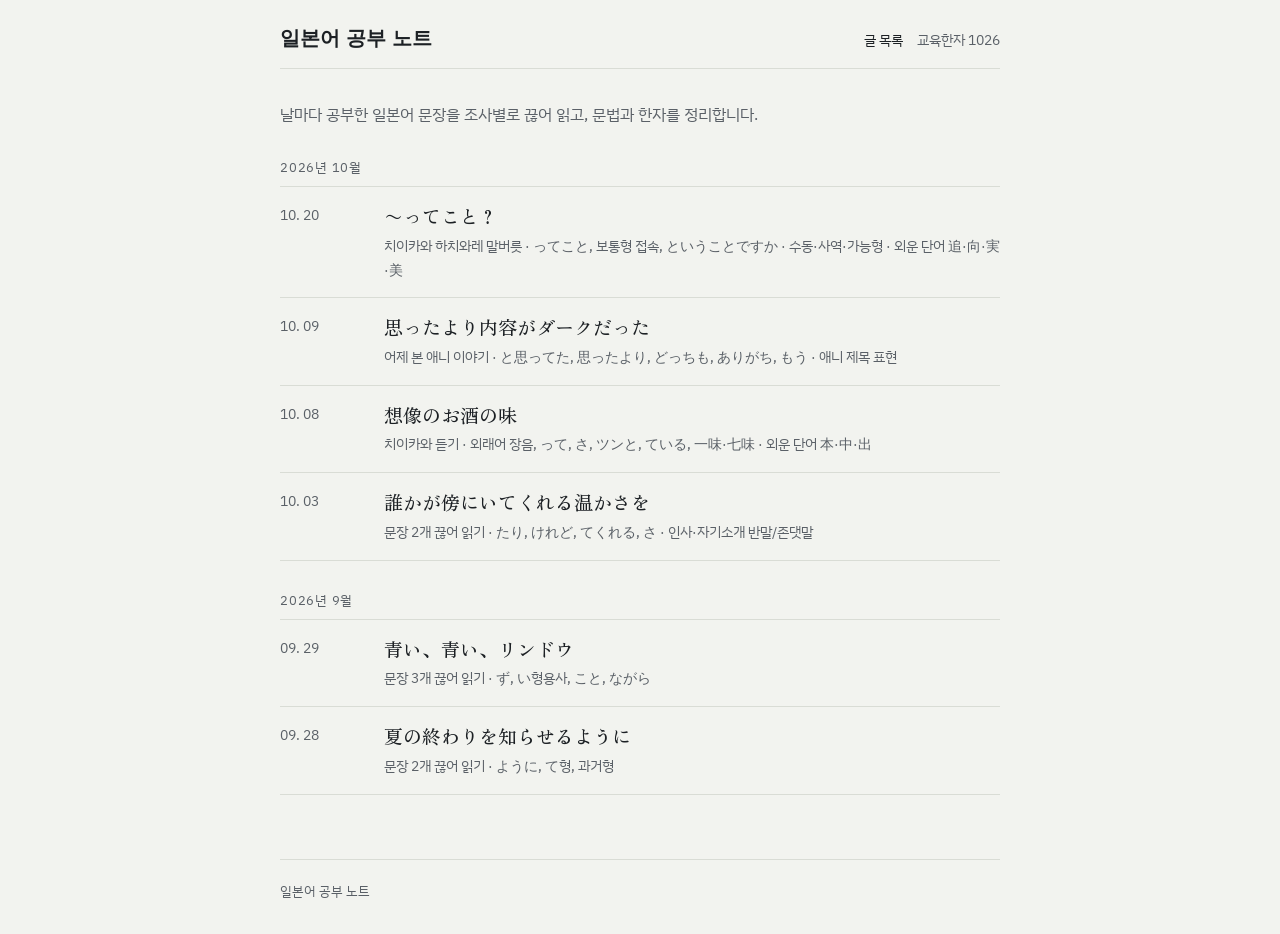
<file: index.html>
<!doctype html>
<html lang="ko">
<head>
<meta charset="utf-8">
<meta name="viewport" content="width=device-width,initial-scale=1">
<title>일본어 공부 노트</title>
<meta name="description" content="날마다 공부한 일본어 문장을 끊어 읽고 문법과 한자를 정리하는 노트.">
<link rel="preconnect" href="https://fonts.googleapis.com">
<link rel="preconnect" href="https://fonts.gstatic.com" crossorigin>
<link rel="stylesheet" href="https://fonts.googleapis.com/css2?family=Zen+Old+Mincho:wght@500;700&family=IBM+Plex+Sans+KR:wght@400;500;600&display=swap">
<link rel="stylesheet" href="style.css">
</head>
<body>
<div class="wrap">
<header class="site">
  <a class="name" href="./">일본어 공부 노트</a>
  <nav><a href="./" aria-current="page">글 목록</a><a href="kanji/">교육한자 1026</a></nav>
</header>

<main>
  <p class="intro">날마다 공부한 일본어 문장을 조사별로 끊어 읽고, 문법과 한자를 정리합니다.</p>

  <!-- 새 글은 해당 월 목록 맨 위에 추가 -->
  <p class="month">2026년 10월</p>
  <ul class="posts">
    <li><a href="posts/2026-10-20.html">
      <time datetime="2026-10-20">10. 20</time>
      <span class="t">〜ってこと？</span>
      <span class="d">치이카와 하치와레 말버릇 · ってこと, 보통형 접속, ということですか · 수동·사역·가능형 · 외운 단어 追·向·実·美</span>
    </a></li>
    <li><a href="posts/2026-10-09.html">
      <time datetime="2026-10-09">10. 09</time>
      <span class="t">思ったより内容がダークだった</span>
      <span class="d">어제 본 애니 이야기 · と思ってた, 思ったより, どっちも, ありがち, もう · 애니 제목 표현</span>
    </a></li>
    <li><a href="posts/2026-10-08.html">
      <time datetime="2026-10-08">10. 08</time>
      <span class="t">想像のお酒の味</span>
      <span class="d">치이카와 듣기 · 외래어 장음, って, さ, ツンと, ている, 一味·七味 · 외운 단어 本·中·出</span>
    </a></li>
    <li><a href="posts/2026-10-03.html">
      <time datetime="2026-10-03">10. 03</time>
      <span class="t">誰かが傍にいてくれる温かさを</span>
      <span class="d">문장 2개 끊어 읽기 · たり, けれど, てくれる, さ · 인사·자기소개 반말/존댓말</span>
    </a></li>
  </ul>

  <p class="month">2026년 9월</p>
  <ul class="posts">
    <li><a href="posts/2026-09-29.html">
      <time datetime="2026-09-29">09. 29</time>
      <span class="t">青い、青い、リンドウ</span>
      <span class="d">문장 3개 끊어 읽기 · ず, い형용사, こと, ながら</span>
    </a></li>
    <li><a href="posts/2026-09-28.html">
      <time datetime="2026-09-28">09. 28</time>
      <span class="t">夏の終わりを知らせるように</span>
      <span class="d">문장 2개 끊어 읽기 · ように, て형, 과거형</span>
    </a></li>
  </ul>
</main>

<footer>일본어 공부 노트</footer>
</div>
</body>
</html>
</file>
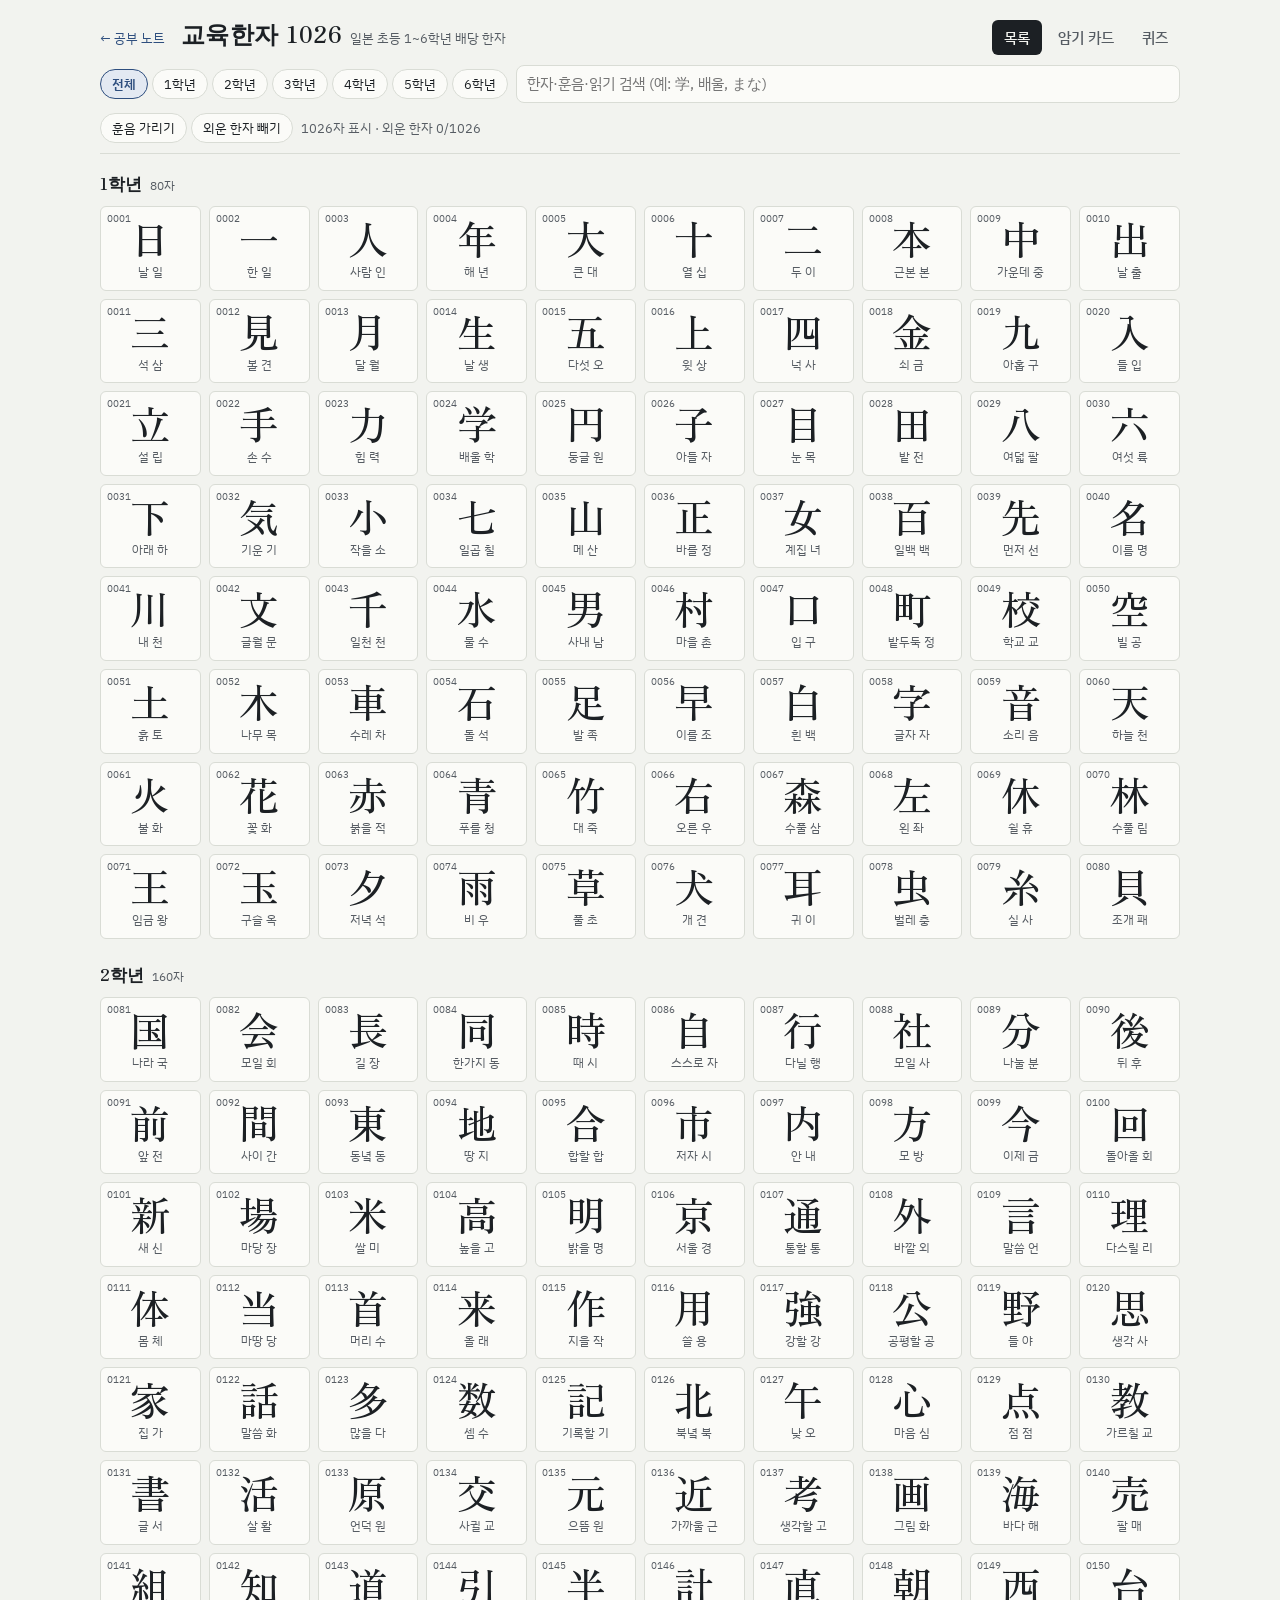
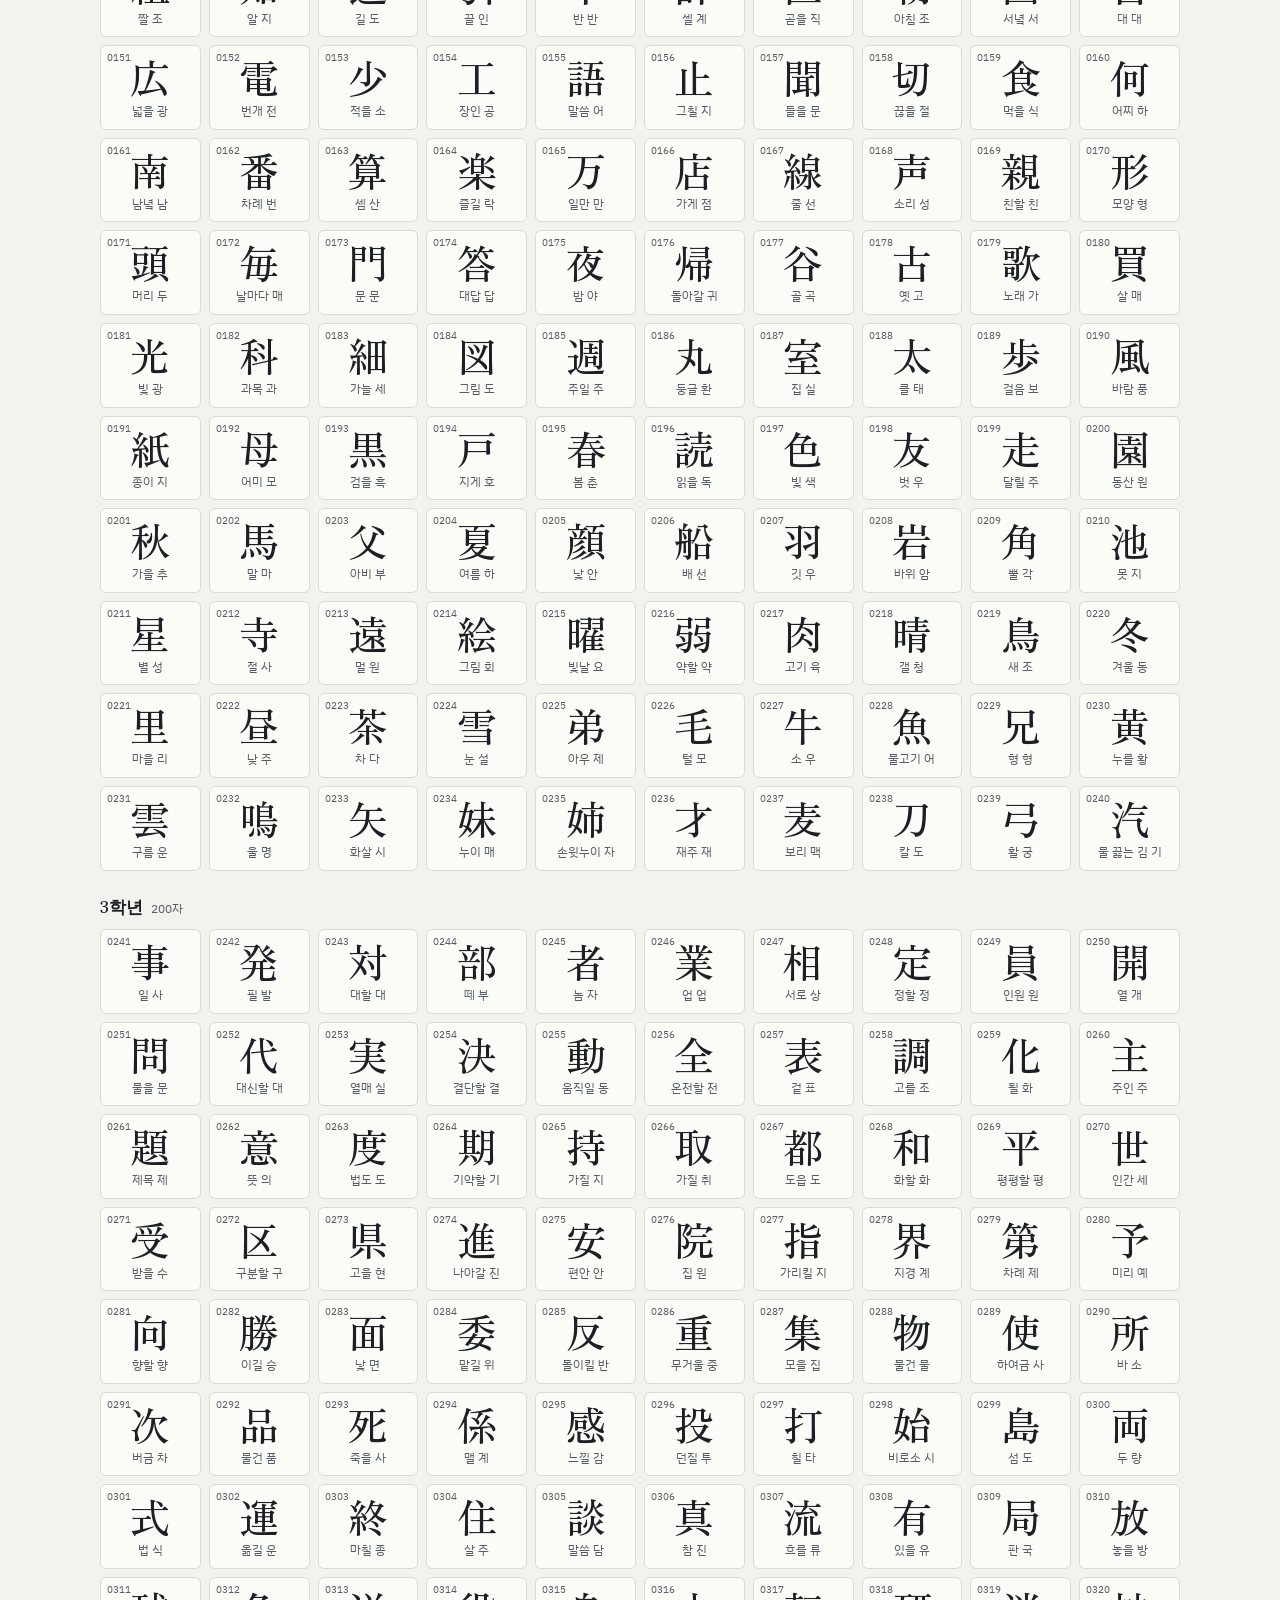
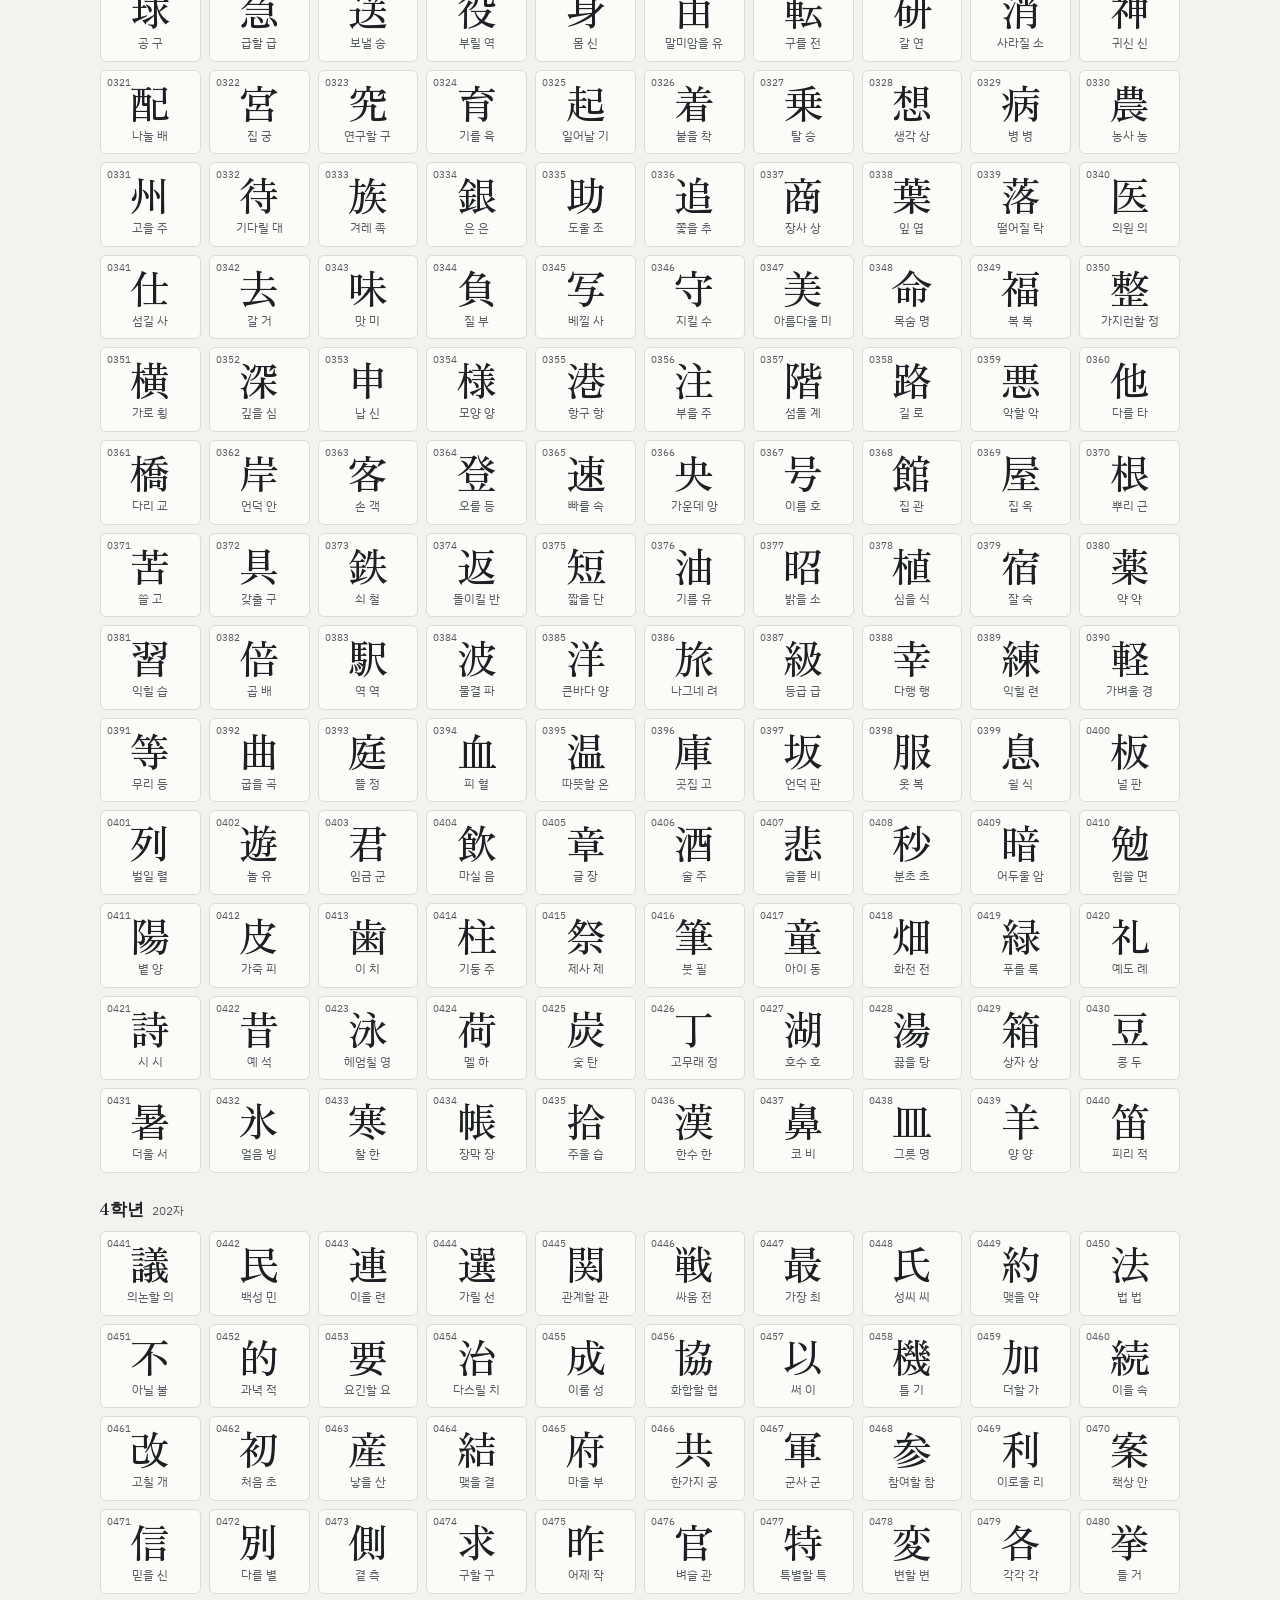
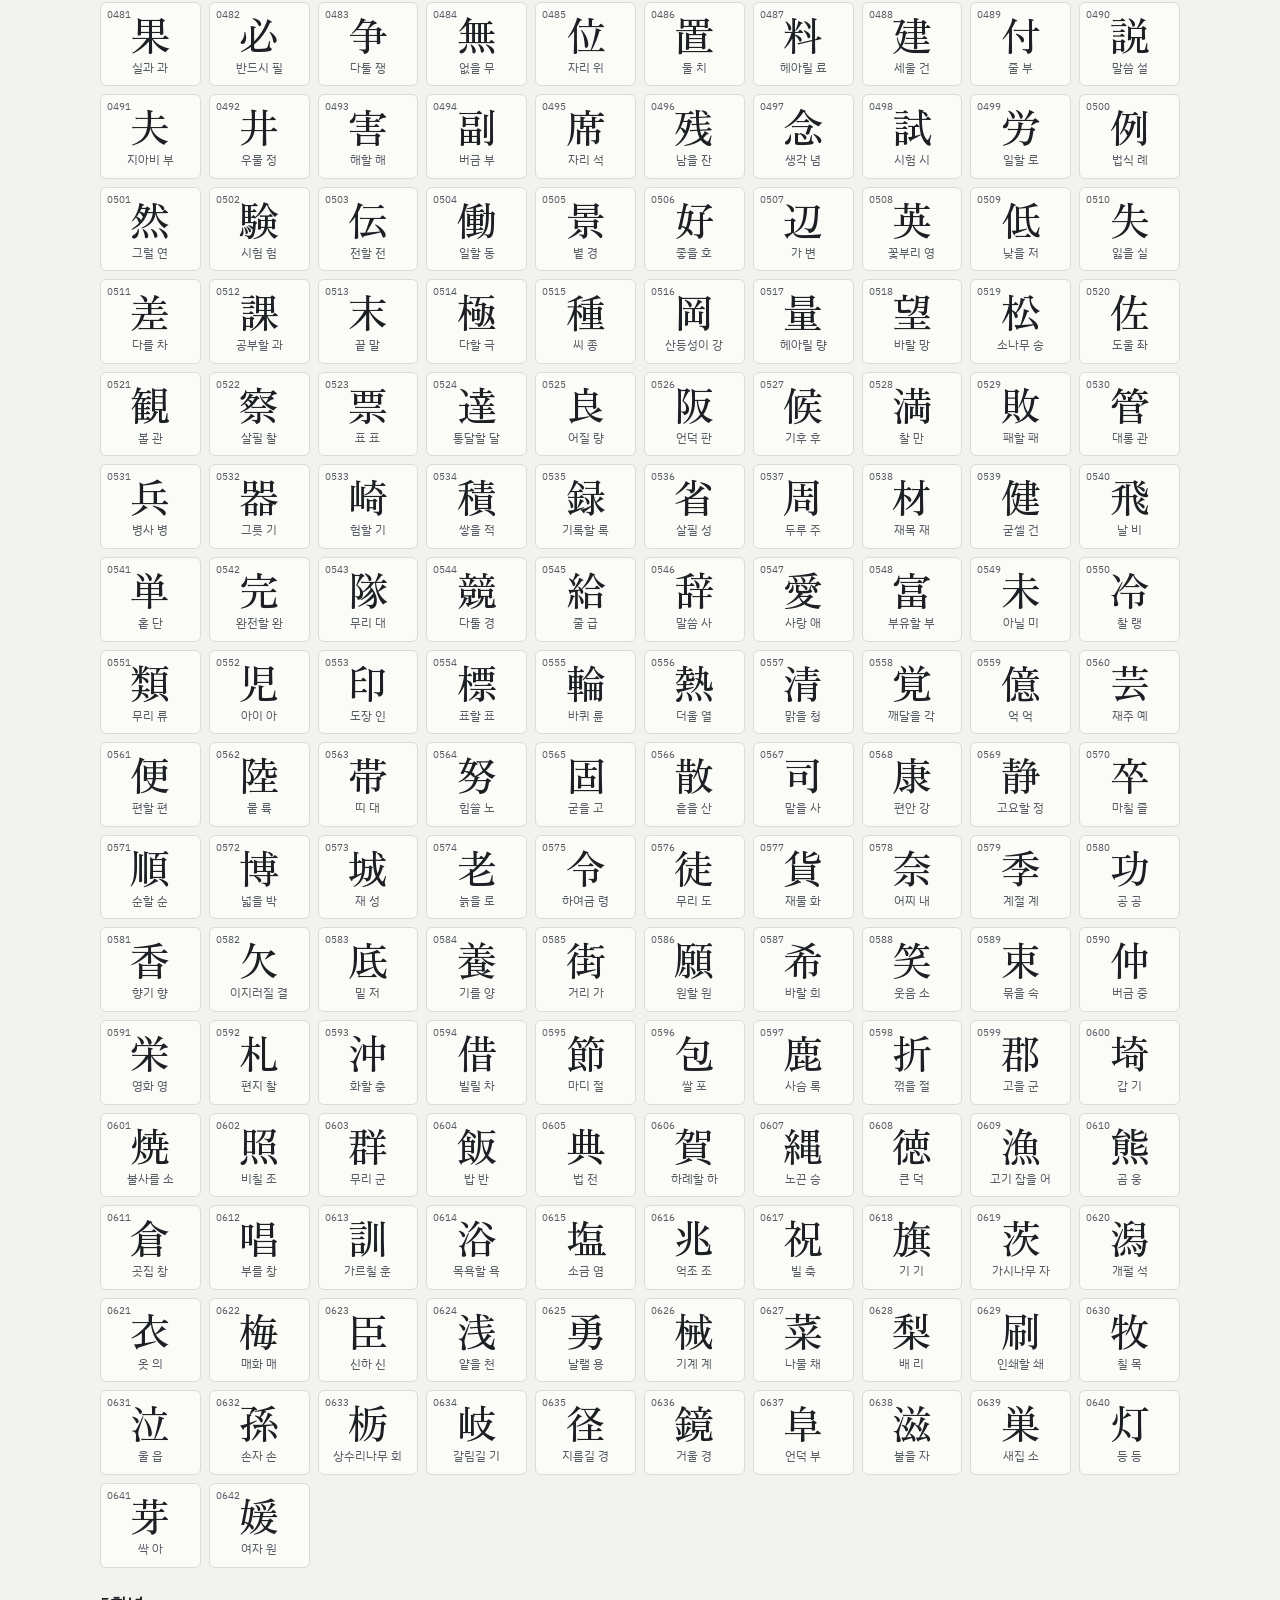
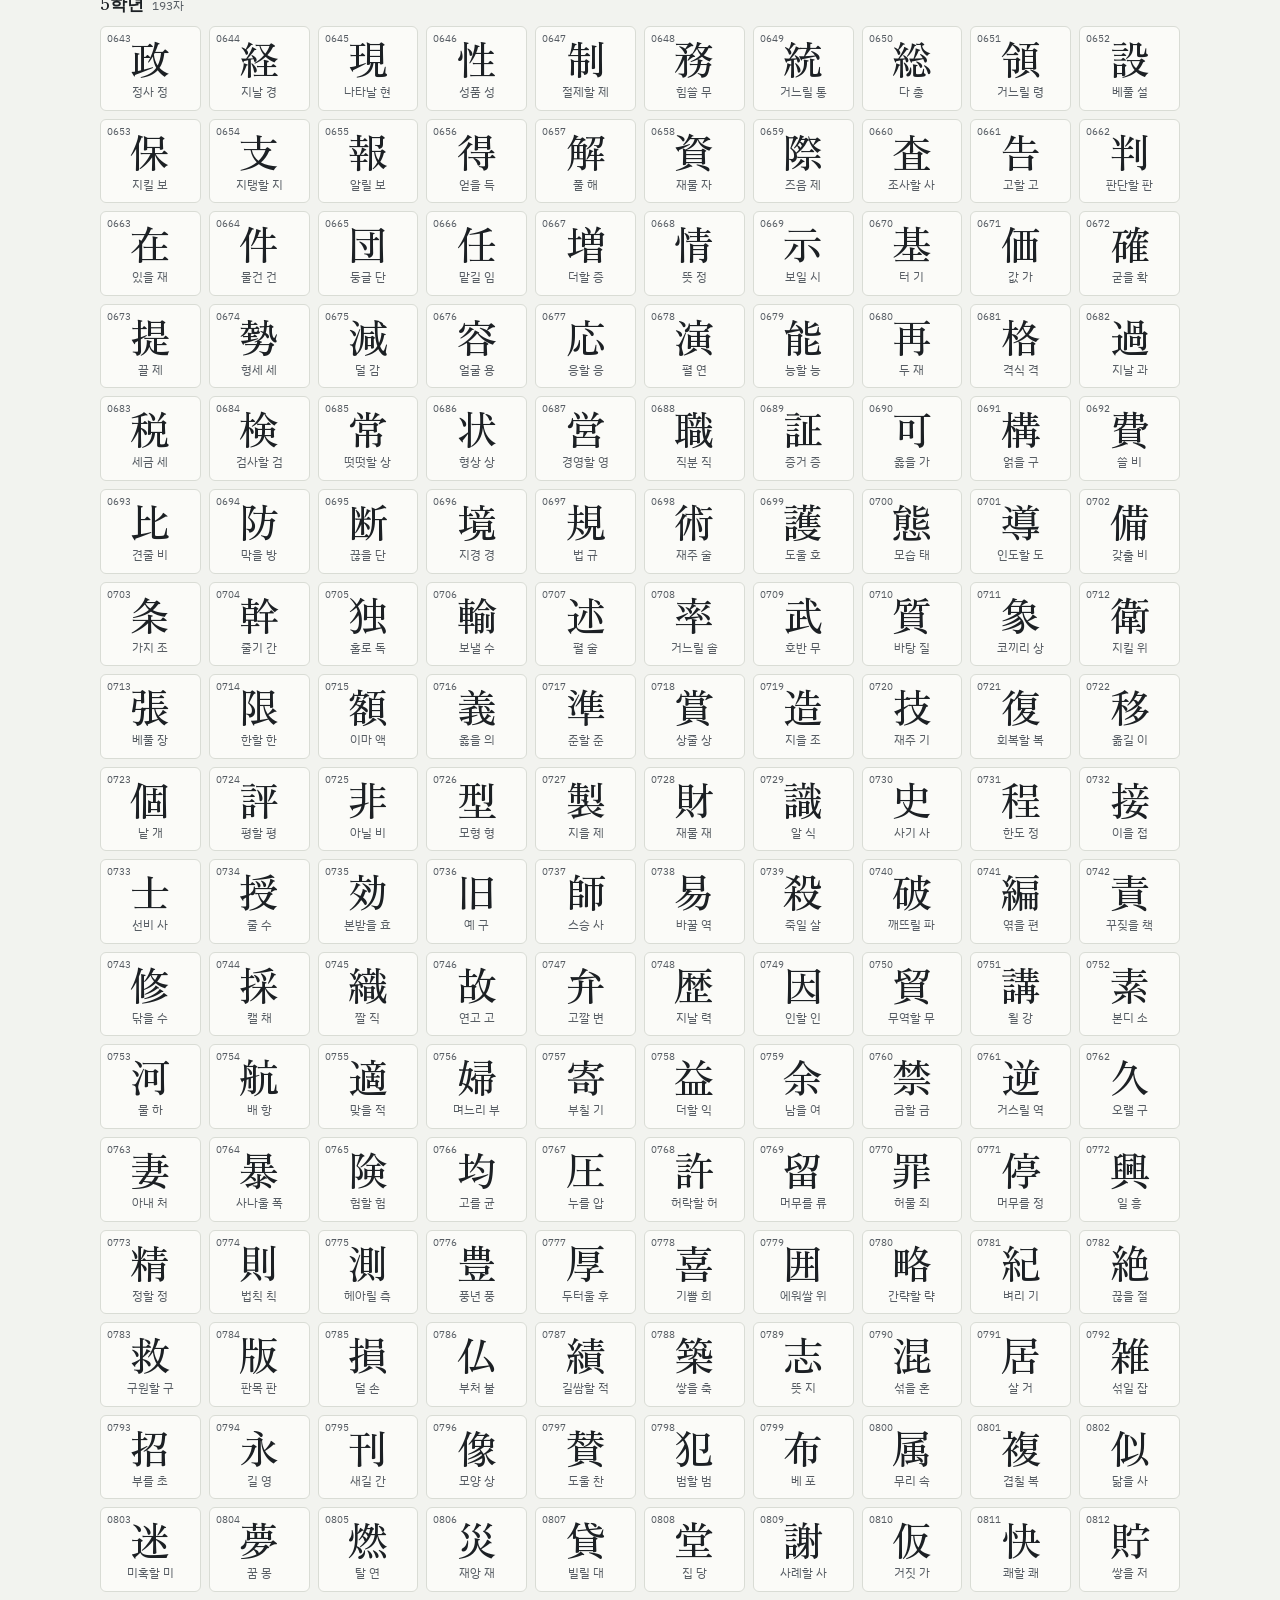
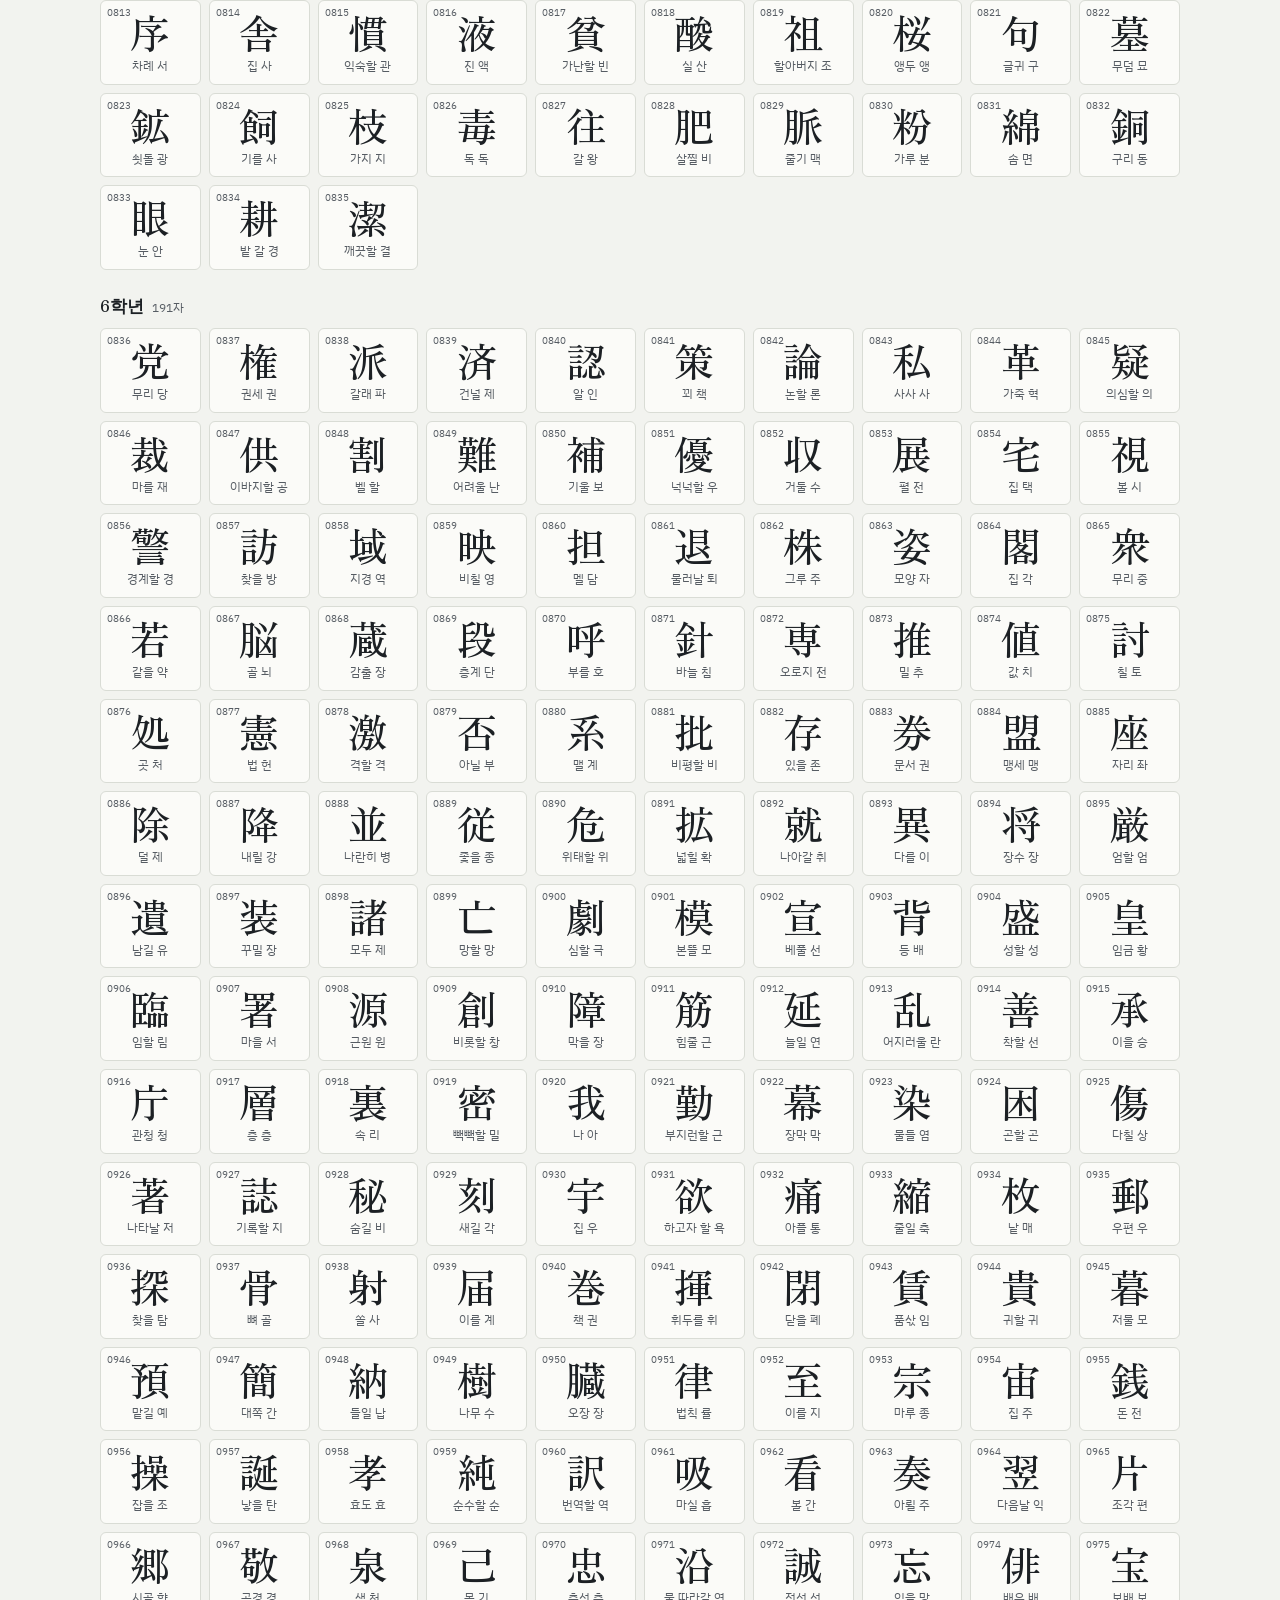
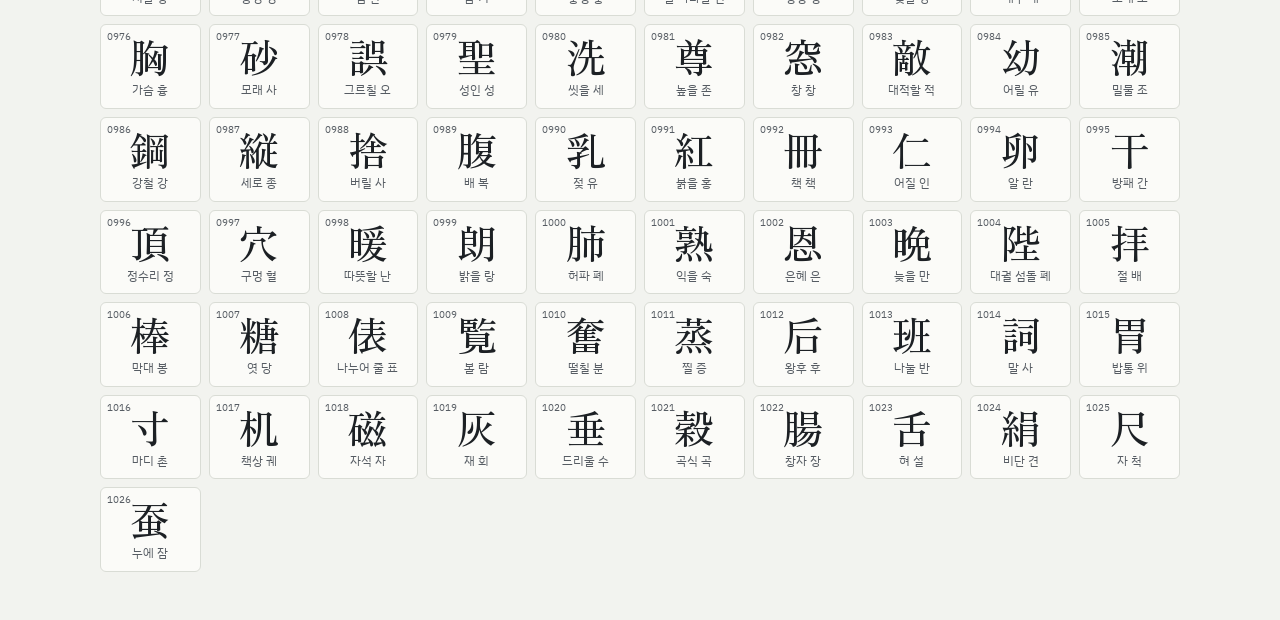
<file: kanji/index.html>
<!doctype html>
<html lang="ko">
<head>
<meta charset="utf-8">
<meta name="viewport" content="width=device-width,initial-scale=1">
<style>body{margin:0}[hidden]{display:none!important}.home{font-size:13px;color:var(--ai);text-decoration:none;margin-right:4px}</style>
<title>교육한자 1026</title>
<link rel="preconnect" href="https://fonts.googleapis.com">
<link rel="preconnect" href="https://fonts.gstatic.com" crossorigin>
<link rel="stylesheet" href="https://fonts.googleapis.com/css2?family=Zen+Old+Mincho:wght@500;700&family=IBM+Plex+Sans+KR:wght@400;500;600&display=swap">
<style>
:root{
  --paper:#F2F3EF; --sheet:#FBFBF8; --ink:#1C2024; --ink2:#565C63; --line:#D9DCD5; --grid:#E6C9C2;
  --ai:#2E4E7E; --ai-soft:#E3E9F2; --shu:#B8432F; --ok:#3F7A4E; --ok-soft:#E2EEE4;
  --mincho:"Zen Old Mincho","Hiragino Mincho ProN","Yu Mincho","Noto Serif JP",serif;
  --sans:"IBM Plex Sans KR","Apple SD Gothic Neo","Hiragino Sans","Noto Sans KR",sans-serif;
}
@media (prefers-color-scheme:dark){:root:not([data-theme="light"]){
  color-scheme:dark;--paper:#14171A;--sheet:#1C2024;--ink:#E7E8E3;--ink2:#9AA0A6;--line:#30353B;--grid:#5A3A34;
  --ai:#8EAAD8;--ai-soft:#223149;--shu:#E0735E;--ok:#7DBB8C;--ok-soft:#1F3326;}}
:root[data-theme="dark"]{
  color-scheme:dark;--paper:#14171A;--sheet:#1C2024;--ink:#E7E8E3;--ink2:#9AA0A6;--line:#30353B;--grid:#5A3A34;
  --ai:#8EAAD8;--ai-soft:#223149;--shu:#E0735E;--ok:#7DBB8C;--ok-soft:#1F3326;}
*{box-sizing:border-box}
body{background:var(--paper);color:var(--ink);font-family:var(--sans);font-size:15px;line-height:1.55;padding-inline:16px}
button{font:inherit;color:inherit;cursor:pointer}
button:focus-visible,input:focus-visible,select:focus-visible{outline:2px solid var(--ai);outline-offset:2px}
.wrap{max-width:1080px;margin:0 auto}
header{position:sticky;top:env(safe-area-inset-top,0px);z-index:5;background:var(--paper);padding-block:14px 10px;border-bottom:1px solid var(--line)}
.top{display:flex;align-items:baseline;gap:12px;flex-wrap:wrap}
h1{font-family:var(--mincho);font-weight:700;font-size:24px;margin:0;letter-spacing:.02em}
h1 small{font-family:var(--sans);font-size:13px;color:var(--ink2);font-weight:400;margin-left:8px;letter-spacing:0}
.tabs{display:flex;gap:4px;margin-left:auto}
.tabs button{border:0;background:none;padding:6px 12px;border-radius:6px;color:var(--ink2);font-weight:500}
.tabs button[aria-selected="true"]{background:var(--ink);color:var(--paper)}
.bar{display:flex;gap:8px;flex-wrap:wrap;align-items:center;margin-top:10px}
.chips{display:flex;gap:4px;flex-wrap:wrap}
.chip{border:1px solid var(--line);background:var(--sheet);border-radius:999px;padding:4px 11px;font-size:13px}
.chip[aria-pressed="true"]{border-color:var(--ai);background:var(--ai-soft);color:var(--ai);font-weight:600}
#q{flex:1 1 180px;min-width:0;border:1px solid var(--line);background:var(--sheet);border-radius:8px;padding:6px 10px;font:inherit;color:var(--ink)}
.stat{font-size:13px;color:var(--ink2);font-variant-numeric:tabular-nums;white-space:nowrap}
main{padding-block:16px 48px}
.grid{display:grid;grid-template-columns:repeat(auto-fill,minmax(96px,1fr));gap:8px}
.tile{position:relative;background:var(--sheet);border:1px solid var(--line);border-radius:6px;padding:8px 6px 8px;text-align:center;display:flex;flex-direction:column;align-items:center;gap:2px}
.tile:hover{border-color:var(--ai)}
.tile .no{position:absolute;top:4px;left:6px;font-size:10px;color:var(--ink2);font-variant-numeric:tabular-nums}
.tile .kj{font-family:var(--mincho);font-size:40px;line-height:1.15;font-weight:500}
.tile .hn{font-size:12px;color:var(--ink2);white-space:nowrap;overflow:hidden;text-overflow:ellipsis;max-width:100%}
.tile.known{background:var(--ok-soft);border-color:transparent}
.tile.known::after{content:"";position:absolute;top:6px;right:6px;width:6px;height:6px;border-radius:50%;background:var(--ok)}
body.mask .tile .hn{color:transparent;background:var(--line);border-radius:3px;min-width:48px}
.gh{grid-column:1/-1;font-family:var(--mincho);font-size:17px;font-weight:700;margin:14px 0 2px;display:flex;align-items:baseline;gap:8px}
.gh:first-child{margin-top:0}
.gh span{font-family:var(--sans);font-size:12px;color:var(--ink2);font-weight:400}
.empty{color:var(--ink2);padding:40px 0;text-align:center}
/* 상세 */
dialog{border:0;padding:0;background:transparent;max-width:min(560px,calc(100vw - 32px));width:100%}
dialog::backdrop{background:rgba(10,12,14,.45)}
.sheet{background:var(--sheet);color:var(--ink);border-radius:12px;padding:20px;display:grid;gap:16px}
.dhead{display:flex;gap:18px;align-items:center}
.masu{flex:none;width:132px;height:132px;max-width:100%;border:2px solid var(--shu);position:relative;display:grid;place-items:center;background:var(--sheet)}
.masu::before,.masu::after{content:"";position:absolute;border:0 dashed var(--grid)}
.masu::before{left:50%;top:0;bottom:0;border-left-width:1px}
.masu::after{top:50%;left:0;right:0;border-top-width:1px}
.masu b{position:relative;z-index:1;font-family:var(--mincho);font-weight:500;font-size:96px;line-height:1}
.meta{display:grid;gap:4px;min-width:0}
.meta .hun{font-size:22px;font-weight:600}
.meta .sub{font-size:13px;color:var(--ink2);font-variant-numeric:tabular-nums}
.rd{display:grid;grid-template-columns:auto 1fr;gap:6px 12px;align-items:baseline}
.rd dt{font-size:12px;color:var(--ink2);letter-spacing:.04em}
.rd dd{margin:0;font-size:17px}
.rd .ok{color:var(--ink2);font-size:13px}
.ex{border-top:1px solid var(--line);display:grid}
.ex div{display:grid;grid-template-columns:minmax(72px,auto) 1fr;gap:2px 14px;padding:9px 0;border-bottom:1px solid var(--line)}
.ex .w{font-family:var(--mincho);font-size:20px;grid-row:span 2;align-self:center}
.ex .y{font-size:13px;color:var(--ai)}
.ex .m{font-size:14px}
.dact{display:flex;gap:8px;flex-wrap:wrap}
.btn{border:1px solid var(--line);background:var(--sheet);border-radius:8px;padding:8px 14px;font-weight:500}
.btn.pri{background:var(--ink);color:var(--paper);border-color:var(--ink)}
.btn.good{background:var(--ok);border-color:var(--ok);color:var(--sheet)}
.btn.bad{border-color:var(--shu);color:var(--shu)}
.grow{flex:1}
/* 카드 */
.stage{max-width:520px;margin:0 auto;display:grid;gap:14px}
.card{background:var(--sheet);border:1px solid var(--line);border-radius:12px;min-height:360px;padding:22px;display:grid;place-items:center;text-align:center;cursor:pointer;user-select:none}
.card .big{font-family:var(--mincho);font-size:128px;line-height:1;font-weight:500}
.card .hint{font-size:13px;color:var(--ink2);margin-top:12px}
.card .back{display:grid;gap:10px;width:100%;text-align:left}
.prog{display:flex;justify-content:space-between;font-size:13px;color:var(--ink2);font-variant-numeric:tabular-nums}
.pbar{height:4px;background:var(--line);border-radius:2px;overflow:hidden}
.pbar i{display:block;height:100%;background:var(--ai)}
.row{display:flex;gap:8px}
.row .btn{flex:1;padding:12px}
/* 퀴즈 */
.qk{font-family:var(--mincho);font-size:44px;text-align:center;line-height:1.2}
.qp{text-align:center;color:var(--ink2);font-size:14px}
.opts{display:grid;grid-template-columns:1fr 1fr;gap:8px}
.opts button{border:1px solid var(--line);background:var(--sheet);border-radius:8px;padding:14px 8px;font-size:17px}
.opts button.right{background:var(--ok-soft);border-color:var(--ok);color:var(--ok);font-weight:600}
.opts button.wrong{border-color:var(--shu);color:var(--shu)}
.sel{border:1px solid var(--line);background:var(--sheet);border-radius:8px;padding:6px 8px;font:inherit;color:var(--ink)}
.score{font-size:13px;color:var(--ink2);font-variant-numeric:tabular-nums}
@media (max-width:480px){
  .tabs{margin-left:0;width:100%}.tabs button{flex:1}
  .masu{width:104px;height:104px}.masu b{font-size:76px}
  .card .big{font-size:104px}
}
@media (prefers-reduced-motion:reduce){*{transition:none!important}}
</style>

</head>
<body>
<div class="wrap">
<header>
  <div class="top">
    <a class="home" href="../">← 공부 노트</a>
    <h1>교육한자 1026<small>일본 초등 1~6학년 배당 한자</small></h1>
    <nav class="tabs" role="tablist">
      <button role="tab" data-view="list" aria-selected="true">목록</button>
      <button role="tab" data-view="card" aria-selected="false">암기 카드</button>
      <button role="tab" data-view="quiz" aria-selected="false">퀴즈</button>
    </nav>
  </div>
  <div class="bar">
    <div class="chips" id="grades"></div>
    <input id="q" type="search" placeholder="한자·훈음·읽기 검색 (예: 学, 배울, まな)" autocomplete="off">
  </div>
  <div class="bar">
    <div class="chips">
      <button class="chip" id="mask" aria-pressed="false">훈음 가리기</button>
      <button class="chip" id="hideKnown" aria-pressed="false">외운 한자 빼기</button>
    </div>
    <span class="stat" id="stat"></span>
  </div>
</header>

<main>
  <section id="v-list"><div class="grid" id="grid"></div></section>
  <section id="v-card" hidden><div class="stage" id="stage"></div></section>
  <section id="v-quiz" hidden><div class="stage" id="quiz"></div></section>
</main>
</div>

<dialog id="dlg"><div class="sheet" id="dsheet"></div></dialog>

<script>
const D=[{"k":"日","g":1,"s":4,"h":"날 일","on":["にち","じつ"],"kun":["ひ","か"],"ex":[["毎日","まいにち","매일"],["休日","きゅうじつ","휴일"],["朝日","あさひ","아침 해"]]},{"k":"一","g":1,"s":1,"h":"한 일","on":["いち","いつ"],"kun":["ひと","ひと.つ"],"ex":[["一月","いちがつ","1월"],["統一","とういつ","통일"],["一人","ひとり","한 사람"]]},{"k":"人","g":1,"s":2,"h":"사람 인","on":["じん","にん"],"kun":["ひと"],"ex":[["人口","じんこう","인구"],["人気","にんき","인기"],["人々","ひとびと","사람들"]]},{"k":"年","g":1,"s":6,"h":"해 년","on":["ねん"],"kun":["とし"],"ex":[["来年","らいねん","내년"],["少年","しょうねん","소년"],["年上","としうえ","연상"]]},{"k":"大","g":1,"s":3,"h":"큰 대","on":["だい","たい"],"kun":["おお","おお.きい","おお.いに"],"ex":[["大学","だいがく","대학"],["大切","たいせつ","소중함"],["大きい","おおきい","크다"]]},{"k":"十","g":1,"s":2,"h":"열 십","on":["じゅう","じっ"],"kun":["とお","と"],"ex":[["十分","じゅうぶん","충분함"],["十月","じゅうがつ","10월"],["十日","とおか","10일"]]},{"k":"二","g":1,"s":2,"h":"두 이","on":["に"],"kun":["ふた","ふた.つ"],"ex":[["二月","にがつ","2월"],["二人","ふたり","두 사람"],["二つ","ふたつ","두 개"]]},{"k":"本","g":1,"s":5,"h":"근본 본","on":["ほん"],"kun":["もと"],"ex":[["日本","にほん","일본"],["本当","ほんとう","정말"],["基本","きほん","기본"]]},{"k":"中","g":1,"s":4,"h":"가운데 중","on":["ちゅう","じゅう"],"kun":["なか"],"ex":[["中学校","ちゅうがっこう","중학교"],["世界中","せかいじゅう","전 세계"],["真ん中","まんなか","한가운데"]]},{"k":"出","g":1,"s":5,"h":"날 출","on":["しゅつ","すい"],"kun":["で.る","だ.す"],"ex":[["出発","しゅっぱつ","출발"],["出口","でぐち","출구"],["出す","だす","내다"]]},{"k":"三","g":1,"s":3,"h":"석 삼","on":["さん"],"kun":["み","み.つ","みっ.つ"],"ex":[["三月","さんがつ","3월"],["三日","みっか","3일"],["三つ","みっつ","세 개"]]},{"k":"見","g":1,"s":7,"h":"볼 견","on":["けん"],"kun":["み.る","み.える","み.せる"],"ex":[["意見","いけん","의견"],["見物","けんぶつ","구경"],["花見","はなみ","꽃구경"]]},{"k":"月","g":1,"s":4,"h":"달 월","on":["げつ","がつ"],"kun":["つき"],"ex":[["月曜日","げつようび","월요일"],["正月","しょうがつ","설날"],["月見","つきみ","달구경"]]},{"k":"生","g":1,"s":5,"h":"날 생","on":["せい","しょう"],"kun":["い.きる","い.かす","い.ける","う.まれる","う.む","お.う","は.える","は.やす","き","なま"],"ex":[["学生","がくせい","학생"],["一生","いっしょう","일생"],["生まれる","うまれる","태어나다"]]},{"k":"五","g":1,"s":4,"h":"다섯 오","on":["ご"],"kun":["いつ","いつ.つ"],"ex":[["五月","ごがつ","5월"],["五日","いつか","5일"],["五つ","いつつ","다섯 개"]]},{"k":"上","g":1,"s":3,"h":"윗 상","on":["じょう","しょう"],"kun":["うえ","うわ","かみ","あ.げる","あ.がる","のぼ.る","のぼ.せる","のぼ.す"],"ex":[["上手","じょうず","능숙함"],["屋上","おくじょう","옥상"],["上着","うわぎ","겉옷"]]},{"k":"四","g":1,"s":5,"h":"넉 사","on":["し"],"kun":["よ","よ.つ","よっ.つ","よん"],"ex":[["四月","しがつ","4월"],["四日","よっか","4일"],["四つ","よっつ","네 개"]]},{"k":"金","g":1,"s":8,"h":"쇠 금","on":["きん","こん"],"kun":["かね","かな"],"ex":[["金曜日","きんようび","금요일"],["お金","おかね","돈"],["金持ち","かねもち","부자"]]},{"k":"九","g":1,"s":2,"h":"아홉 구","on":["きゅう","く"],"kun":["ここの","ここの.つ"],"ex":[["九月","くがつ","9월"],["九州","きゅうしゅう","규슈"],["九日","ここのか","9일"]]},{"k":"入","g":1,"s":2,"h":"들 입","on":["にゅう"],"kun":["い.る","い.れる","はい.る"],"ex":[["入学","にゅうがく","입학"],["入口","いりぐち","입구"],["入れる","いれる","넣다"]]},{"k":"立","g":1,"s":5,"h":"설 립","on":["りつ","りゅう"],"kun":["た.つ","た.てる"],"ex":[["国立","こくりつ","국립"],["立場","たちば","입장"],["目立つ","めだつ","눈에 띄다"]]},{"k":"手","g":1,"s":4,"h":"손 수","on":["しゅ"],"kun":["て","た"],"ex":[["選手","せんしゅ","선수"],["手紙","てがみ","편지"],["下手","へた","서투름"]]},{"k":"力","g":1,"s":2,"h":"힘 력","on":["りょく","りき"],"kun":["ちから"],"ex":[["努力","どりょく","노력"],["力士","りきし","스모 선수"],["力持ち","ちからもち","힘센 사람"]]},{"k":"学","g":1,"s":8,"h":"배울 학","on":["がく"],"kun":["まな.ぶ"],"ex":[["学校","がっこう","학교"],["大学","だいがく","대학"],["学ぶ","まなぶ","배우다"]]},{"k":"円","g":1,"s":4,"h":"둥글 원","on":["えん"],"kun":["まる.い"],"ex":[["百円","ひゃくえん","100엔"],["円高","えんだか","엔고"],["円い","まるい","둥글다"]]},{"k":"子","g":1,"s":3,"h":"아들 자","on":["し","す"],"kun":["こ"],"ex":[["女子","じょし","여자"],["様子","ようす","모습"],["子供","こども","아이"]]},{"k":"目","g":1,"s":5,"h":"눈 목","on":["もく","ぼく"],"kun":["め","ま"],"ex":[["目的","もくてき","목적"],["注目","ちゅうもく","주목"],["目薬","めぐすり","안약"]]},{"k":"田","g":1,"s":5,"h":"밭 전","on":["でん"],"kun":["た"],"ex":[["水田","すいでん","논"],["田んぼ","たんぼ","논"],["田舎","いなか","시골"]]},{"k":"八","g":1,"s":2,"h":"여덟 팔","on":["はち"],"kun":["や","や.つ","やっ.つ","よう"],"ex":[["八月","はちがつ","8월"],["八日","ようか","8일"],["八つ","やっつ","여덟 개"]]},{"k":"六","g":1,"s":4,"h":"여섯 륙","on":["ろく"],"kun":["む","む.つ","むっ.つ","むい"],"ex":[["六月","ろくがつ","6월"],["六日","むいか","6일"],["六つ","むっつ","여섯 개"]]},{"k":"下","g":1,"s":3,"h":"아래 하","on":["か","げ"],"kun":["した","しも","もと","さ.げる","さ.がる","くだ.る","くだ.す","くだ.さる","お.ろす","お.りる"],"ex":[["地下鉄","ちかてつ","지하철"],["下車","げしゃ","하차"],["下着","したぎ","속옷"]]},{"k":"気","g":1,"s":6,"h":"기운 기","on":["き","け"],"kun":[],"ex":[["天気","てんき","날씨"],["元気","げんき","건강함"],["気配","けはい","기척"]]},{"k":"小","g":1,"s":3,"h":"작을 소","on":["しょう"],"kun":["ちい.さい","こ","お"],"ex":[["小学校","しょうがっこう","초등학교"],["小さい","ちいさい","작다"],["小鳥","ことり","작은 새"]]},{"k":"七","g":1,"s":2,"h":"일곱 칠","on":["しち"],"kun":["なな","なな.つ","なの"],"ex":[["七月","しちがつ","7월"],["七日","なのか","7일"],["七つ","ななつ","일곱 개"]]},{"k":"山","g":1,"s":3,"h":"메 산","on":["さん"],"kun":["やま"],"ex":[["富士山","ふじさん","후지산"],["火山","かざん","화산"],["山登り","やまのぼり","등산"]]},{"k":"正","g":1,"s":5,"h":"바를 정","on":["せい","しょう"],"kun":["ただ.しい","ただ.す","まさ"],"ex":[["正解","せいかい","정답"],["正月","しょうがつ","설날"],["正しい","ただしい","옳다"]]},{"k":"女","g":1,"s":3,"h":"계집 녀","on":["じょ","にょ","にょう"],"kun":["おんな","め"],"ex":[["女性","じょせい","여성"],["女房","にょうぼう","아내"],["女の子","おんなのこ","여자아이"]]},{"k":"百","g":1,"s":6,"h":"일백 백","on":["ひゃく"],"kun":[],"ex":[["百円","ひゃくえん","100엔"],["三百","さんびゃく","300"],["百科事典","ひゃっかじてん","백과사전"]]},{"k":"先","g":1,"s":6,"h":"먼저 선","on":["せん"],"kun":["さき"],"ex":[["先生","せんせい","선생님"],["先月","せんげつ","지난달"],["先に","さきに","먼저"]]},{"k":"名","g":1,"s":6,"h":"이름 명","on":["めい","みょう"],"kun":["な"],"ex":[["有名","ゆうめい","유명함"],["名字","みょうじ","성씨"],["名前","なまえ","이름"]]},{"k":"川","g":1,"s":3,"h":"내 천","on":["せん"],"kun":["かわ"],"ex":[["河川","かせん","하천"],["川岸","かわぎし","강가"],["小川","おがわ","시내"]]},{"k":"文","g":1,"s":4,"h":"글월 문","on":["ぶん","もん"],"kun":["ふみ"],"ex":[["文化","ぶんか","문화"],["作文","さくぶん","작문"],["注文","ちゅうもん","주문"]]},{"k":"千","g":1,"s":3,"h":"일천 천","on":["せん"],"kun":["ち"],"ex":[["千円","せんえん","천 엔"],["三千","さんぜん","3000"],["千葉","ちば","지바(지명)"]]},{"k":"水","g":1,"s":4,"h":"물 수","on":["すい"],"kun":["みず"],"ex":[["水曜日","すいようび","수요일"],["水道","すいどう","수도"],["水着","みずぎ","수영복"]]},{"k":"男","g":1,"s":7,"h":"사내 남","on":["だん","なん"],"kun":["おとこ"],"ex":[["男性","だんせい","남성"],["長男","ちょうなん","장남"],["男の子","おとこのこ","남자아이"]]},{"k":"村","g":1,"s":7,"h":"마을 촌","on":["そん"],"kun":["むら"],"ex":[["農村","のうそん","농촌"],["村長","そんちょう","촌장"],["村人","むらびと","마을 사람"]]},{"k":"口","g":1,"s":3,"h":"입 구","on":["こう","く"],"kun":["くち"],"ex":[["人口","じんこう","인구"],["口調","くちょう","말투"],["出口","でぐち","출구"]]},{"k":"町","g":1,"s":7,"h":"밭두둑 정","on":["ちょう"],"kun":["まち"],"ex":[["町長","ちょうちょう","읍장"],["町内","ちょうない","동네 안"],["下町","したまち","서민 동네"]]},{"k":"校","g":1,"s":10,"h":"학교 교","on":["こう"],"kun":[],"ex":[["学校","がっこう","학교"],["校長","こうちょう","교장"],["高校","こうこう","고등학교"]]},{"k":"空","g":1,"s":8,"h":"빌 공","on":["くう"],"kun":["そら","あ.く","あ.ける","から"],"ex":[["空港","くうこう","공항"],["青空","あおぞら","푸른 하늘"],["空く","あく","비다"]]},{"k":"土","g":1,"s":3,"h":"흙 토","on":["ど","と"],"kun":["つち"],"ex":[["土曜日","どようび","토요일"],["土地","とち","토지"],["土","つち","흙"]]},{"k":"木","g":1,"s":4,"h":"나무 목","on":["ぼく","もく"],"kun":["き","こ"],"ex":[["木曜日","もくようび","목요일"],["大木","たいぼく","큰 나무"],["木陰","こかげ","나무 그늘"]]},{"k":"車","g":1,"s":7,"h":"수레 차","on":["しゃ"],"kun":["くるま"],"ex":[["電車","でんしゃ","전철"],["自転車","じてんしゃ","자전거"],["車","くるま","자동차"]]},{"k":"石","g":1,"s":5,"h":"돌 석","on":["せき","しゃく","こく"],"kun":["いし"],"ex":[["石油","せきゆ","석유"],["磁石","じしゃく","자석"],["小石","こいし","조약돌"]]},{"k":"足","g":1,"s":7,"h":"발 족","on":["そく"],"kun":["あし","た.りる","た.る","た.す"],"ex":[["遠足","えんそく","소풍"],["足","あし","발, 다리"],["足りる","たりる","충분하다"]]},{"k":"早","g":1,"s":6,"h":"이를 조","on":["そう","さっ"],"kun":["はや.い","はや.まる","はや.める"],"ex":[["早朝","そうちょう","이른 아침"],["早速","さっそく","즉시"],["早い","はやい","이르다"]]},{"k":"白","g":1,"s":5,"h":"흰 백","on":["はく","びゃく"],"kun":["しろ","しら","しろ.い"],"ex":[["白紙","はくし","백지"],["白い","しろい","희다"],["白髪","しらが","흰머리"]]},{"k":"字","g":1,"s":6,"h":"글자 자","on":["じ"],"kun":["あざ"],"ex":[["漢字","かんじ","한자"],["文字","もじ","문자"],["数字","すうじ","숫자"]]},{"k":"音","g":1,"s":9,"h":"소리 음","on":["おん","いん"],"kun":["おと","ね"],"ex":[["音楽","おんがく","음악"],["発音","はつおん","발음"],["足音","あしおと","발소리"]]},{"k":"天","g":1,"s":4,"h":"하늘 천","on":["てん"],"kun":["あめ","あま"],"ex":[["天気","てんき","날씨"],["天才","てんさい","천재"],["天の川","あまのがわ","은하수"]]},{"k":"火","g":1,"s":4,"h":"불 화","on":["か"],"kun":["ひ","ほ"],"ex":[["火曜日","かようび","화요일"],["火事","かじ","화재"],["花火","はなび","불꽃놀이"]]},{"k":"花","g":1,"s":7,"h":"꽃 화","on":["か"],"kun":["はな"],"ex":[["花瓶","かびん","꽃병"],["花火","はなび","불꽃놀이"],["花見","はなみ","꽃구경"]]},{"k":"赤","g":1,"s":7,"h":"붉을 적","on":["せき","しゃく"],"kun":["あか","あか.い","あか.らむ","あか.らめる"],"ex":[["赤道","せきどう","적도"],["赤い","あかい","빨갛다"],["赤ちゃん","あかちゃん","아기"]]},{"k":"青","g":1,"s":8,"h":"푸를 청","on":["せい","しょう"],"kun":["あお","あお.い"],"ex":[["青年","せいねん","청년"],["青い","あおい","파랗다"],["青空","あおぞら","푸른 하늘"]]},{"k":"竹","g":1,"s":6,"h":"대 죽","on":["ちく"],"kun":["たけ"],"ex":[["竹林","ちくりん","대나무 숲"],["竹","たけ","대나무"],["竹の子","たけのこ","죽순"]]},{"k":"右","g":1,"s":5,"h":"오른 우","on":["う","ゆう"],"kun":["みぎ"],"ex":[["右折","うせつ","우회전"],["左右","さゆう","좌우"],["右手","みぎて","오른손"]]},{"k":"森","g":1,"s":12,"h":"수풀 삼","on":["しん"],"kun":["もり"],"ex":[["森林","しんりん","삼림"],["森","もり","숲"],["青森","あおもり","아오모리(지명)"]]},{"k":"左","g":1,"s":5,"h":"왼 좌","on":["さ"],"kun":["ひだり"],"ex":[["左折","させつ","좌회전"],["左右","さゆう","좌우"],["左手","ひだりて","왼손"]]},{"k":"休","g":1,"s":6,"h":"쉴 휴","on":["きゅう"],"kun":["やす.む","やす.まる","やす.める"],"ex":[["休日","きゅうじつ","휴일"],["夏休み","なつやすみ","여름방학"],["休む","やすむ","쉬다"]]},{"k":"林","g":1,"s":8,"h":"수풀 림","on":["りん"],"kun":["はやし"],"ex":[["森林","しんりん","삼림"],["山林","さんりん","산림"],["林","はやし","숲"]]},{"k":"王","g":1,"s":4,"h":"임금 왕","on":["おう"],"kun":[],"ex":[["王様","おうさま","임금님"],["女王","じょおう","여왕"],["王子","おうじ","왕자"]]},{"k":"玉","g":1,"s":5,"h":"구슬 옥","on":["ぎょく"],"kun":["たま"],"ex":[["お年玉","おとしだま","세뱃돈"],["目玉","めだま","눈알"],["十円玉","じゅうえんだま","10엔짜리 동전"]]},{"k":"夕","g":1,"s":3,"h":"저녁 석","on":["せき"],"kun":["ゆう"],"ex":[["夕方","ゆうがた","저녁때"],["夕食","ゆうしょく","저녁 식사"],["夕日","ゆうひ","석양"]]},{"k":"雨","g":1,"s":8,"h":"비 우","on":["う"],"kun":["あめ","あま"],"ex":[["雨天","うてん","우천"],["大雨","おおあめ","큰비"],["雨具","あまぐ","우비"]]},{"k":"草","g":1,"s":9,"h":"풀 초","on":["そう"],"kun":["くさ"],"ex":[["草原","そうげん","초원"],["草","くさ","풀"],["草花","くさばな","화초"]]},{"k":"犬","g":1,"s":4,"h":"개 견","on":["けん"],"kun":["いぬ"],"ex":[["番犬","ばんけん","집 지키는 개"],["愛犬","あいけん","애견"],["子犬","こいぬ","강아지"]]},{"k":"耳","g":1,"s":6,"h":"귀 이","on":["じ"],"kun":["みみ"],"ex":[["耳鼻科","じびか","이비인후과"],["耳","みみ","귀"],["早耳","はやみみ","소식이 빠름"]]},{"k":"虫","g":1,"s":6,"h":"벌레 충","on":["ちゅう"],"kun":["むし"],"ex":[["昆虫","こんちゅう","곤충"],["害虫","がいちゅう","해충"],["虫歯","むしば","충치"]]},{"k":"糸","g":1,"s":6,"h":"실 사","on":["し"],"kun":["いと"],"ex":[["製糸","せいし","제사"],["糸","いと","실"],["毛糸","けいと","털실"]]},{"k":"貝","g":1,"s":7,"h":"조개 패","on":[],"kun":["かい"],"ex":[["貝","かい","조개"],["貝殻","かいがら","조개껍데기"],["巻き貝","まきがい","소라"]]},{"k":"国","g":2,"s":8,"h":"나라 국","on":["こく"],"kun":["くに"],"ex":[["外国","がいこく","외국"],["国際","こくさい","국제"],["国","くに","나라"]]},{"k":"会","g":2,"s":6,"h":"모일 회","on":["かい","え"],"kun":["あ.う"],"ex":[["会社","かいしゃ","회사"],["会釈","えしゃく","가벼운 인사"],["会う","あう","만나다"]]},{"k":"長","g":2,"s":8,"h":"길 장","on":["ちょう"],"kun":["なが.い"],"ex":[["社長","しゃちょう","사장"],["成長","せいちょう","성장"],["長い","ながい","길다"]]},{"k":"同","g":2,"s":6,"h":"한가지 동","on":["どう"],"kun":["おな.じ"],"ex":[["同時","どうじ","동시"],["同僚","どうりょう","동료"],["同じ","おなじ","같다"]]},{"k":"時","g":2,"s":10,"h":"때 시","on":["じ"],"kun":["とき"],"ex":[["時間","じかん","시간"],["時代","じだい","시대"],["時々","ときどき","가끔"]]},{"k":"自","g":2,"s":6,"h":"스스로 자","on":["じ","し"],"kun":["みずか.ら"],"ex":[["自分","じぶん","자기"],["自然","しぜん","자연"],["自ら","みずから","스스로"]]},{"k":"行","g":2,"s":6,"h":"다닐 행","on":["こう","ぎょう","あん"],"kun":["い.く","ゆ.く","おこな.う"],"ex":[["旅行","りょこう","여행"],["行事","ぎょうじ","행사"],["行く","いく","가다"]]},{"k":"社","g":2,"s":7,"h":"모일 사","on":["しゃ"],"kun":["やしろ"],"ex":[["会社","かいしゃ","회사"],["社会","しゃかい","사회"],["神社","じんじゃ","신사"]]},{"k":"分","g":2,"s":4,"h":"나눌 분","on":["ぶん","ふん","ぶ"],"kun":["わ.ける","わ.かれる","わ.かる","わ.かつ"],"ex":[["自分","じぶん","자기"],["五分","ごふん","5분"],["分かる","わかる","알다"]]},{"k":"後","g":2,"s":9,"h":"뒤 후","on":["ご","こう"],"kun":["のち","うし.ろ","あと","おく.れる"],"ex":[["午後","ごご","오후"],["後半","こうはん","후반"],["後ろ","うしろ","뒤"]]},{"k":"前","g":2,"s":9,"h":"앞 전","on":["ぜん"],"kun":["まえ"],"ex":[["午前","ごぜん","오전"],["以前","いぜん","이전"],["名前","なまえ","이름"]]},{"k":"間","g":2,"s":12,"h":"사이 간","on":["かん","けん"],"kun":["あいだ","ま"],"ex":[["時間","じかん","시간"],["人間","にんげん","인간"],["間違い","まちがい","잘못"]]},{"k":"東","g":2,"s":8,"h":"동녘 동","on":["とう"],"kun":["ひがし"],"ex":[["東京","とうきょう","도쿄"],["関東","かんとう","간토(지명)"],["東口","ひがしぐち","동쪽 출구"]]},{"k":"地","g":2,"s":6,"h":"땅 지","on":["ち","じ"],"kun":[],"ex":[["地図","ちず","지도"],["地震","じしん","지진"],["地下","ちか","지하"]]},{"k":"合","g":2,"s":6,"h":"합할 합","on":["ごう","がっ","かっ"],"kun":["あ.う","あ.わす","あ.わせる"],"ex":[["合格","ごうかく","합격"],["合宿","がっしゅく","합숙"],["試合","しあい","시합"]]},{"k":"市","g":2,"s":5,"h":"저자 시","on":["し"],"kun":["いち"],"ex":[["市民","しみん","시민"],["市役所","しやくしょ","시청"],["市場","いちば","시장"]]},{"k":"内","g":2,"s":4,"h":"안 내","on":["ない","だい"],"kun":["うち"],"ex":[["案内","あんない","안내"],["国内","こくない","국내"],["内側","うちがわ","안쪽"]]},{"k":"方","g":2,"s":4,"h":"모 방","on":["ほう"],"kun":["かた"],"ex":[["方法","ほうほう","방법"],["夕方","ゆうがた","저녁때"],["話し方","はなしかた","말투"]]},{"k":"今","g":2,"s":4,"h":"이제 금","on":["こん","きん"],"kun":["いま"],"ex":[["今度","こんど","이번"],["今月","こんげつ","이번 달"],["今ごろ","いまごろ","지금쯤"]]},{"k":"回","g":2,"s":6,"h":"돌아올 회","on":["かい","え"],"kun":["まわ.る","まわ.す"],"ex":[["今回","こんかい","이번"],["回数","かいすう","횟수"],["回る","まわる","돌다"]]},{"k":"新","g":2,"s":13,"h":"새 신","on":["しん"],"kun":["あたら.しい","あら.た","にい"],"ex":[["新聞","しんぶん","신문"],["新しい","あたらしい","새롭다"],["新た","あらた","새로움"]]},{"k":"場","g":2,"s":12,"h":"마당 장","on":["じょう"],"kun":["ば"],"ex":[["会場","かいじょう","회장"],["工場","こうじょう","공장"],["場所","ばしょ","장소"]]},{"k":"米","g":2,"s":6,"h":"쌀 미","on":["べい","まい"],"kun":["こめ"],"ex":[["米国","べいこく","미국"],["新米","しんまい","햅쌀"],["お米","おこめ","쌀"]]},{"k":"高","g":2,"s":10,"h":"높을 고","on":["こう"],"kun":["たか.い","たか","たか.まる","たか.める"],"ex":[["高校","こうこう","고등학교"],["最高","さいこう","최고"],["高い","たかい","높다, 비싸다"]]},{"k":"明","g":2,"s":8,"h":"밝을 명","on":["めい","みょう"],"kun":["あ.かり","あか.るい","あか.るむ","あか.らむ","あき.らか","あ.ける","あ.く","あ.くる","あ.かす"],"ex":[["説明","せつめい","설명"],["明朝","みょうちょう","내일 아침"],["明るい","あかるい","밝다"]]},{"k":"京","g":2,"s":8,"h":"서울 경","on":["きょう","けい"],"kun":[],"ex":[["東京","とうきょう","도쿄"],["京都","きょうと","교토"],["上京","じょうきょう","상경"]]},{"k":"通","g":2,"s":10,"h":"통할 통","on":["つう","つ"],"kun":["とお.る","とお.す","かよ.う"],"ex":[["交通","こうつう","교통"],["通る","とおる","지나가다"],["通う","かよう","다니다"]]},{"k":"外","g":2,"s":5,"h":"바깥 외","on":["がい","げ"],"kun":["そと","ほか","はず.す","はず.れる"],"ex":[["外国","がいこく","외국"],["外科","げか","외과"],["外","そと","밖"]]},{"k":"言","g":2,"s":7,"h":"말씀 언","on":["げん","ごん"],"kun":["い.う","こと"],"ex":[["言語","げんご","언어"],["伝言","でんごん","전언"],["言葉","ことば","말"]]},{"k":"理","g":2,"s":11,"h":"다스릴 리","on":["り"],"kun":[],"ex":[["理由","りゆう","이유"],["料理","りょうり","요리"],["無理","むり","무리"]]},{"k":"体","g":2,"s":7,"h":"몸 체","on":["たい","てい"],"kun":["からだ"],"ex":[["体育","たいいく","체육"],["全体","ぜんたい","전체"],["体","からだ","몸"]]},{"k":"当","g":2,"s":6,"h":"마땅 당","on":["とう"],"kun":["あ.たる","あ.てる"],"ex":[["本当","ほんとう","정말"],["弁当","べんとう","도시락"],["当たる","あたる","맞다"]]},{"k":"首","g":2,"s":9,"h":"머리 수","on":["しゅ"],"kun":["くび"],"ex":[["首都","しゅと","수도"],["首相","しゅしょう","수상"],["首","くび","목"]]},{"k":"来","g":2,"s":7,"h":"올 래","on":["らい"],"kun":["く.る","きた.る","きた.す"],"ex":[["来年","らいねん","내년"],["将来","しょうらい","장래"],["来る","くる","오다"]]},{"k":"作","g":2,"s":7,"h":"지을 작","on":["さく","さ"],"kun":["つく.る"],"ex":[["作品","さくひん","작품"],["動作","どうさ","동작"],["作る","つくる","만들다"]]},{"k":"用","g":2,"s":5,"h":"쓸 용","on":["よう"],"kun":["もち.いる"],"ex":[["用事","ようじ","볼일"],["利用","りよう","이용"],["用いる","もちいる","사용하다"]]},{"k":"強","g":2,"s":11,"h":"강할 강","on":["きょう","ごう"],"kun":["つよ.い","つよ.まる","つよ.める","し.いる"],"ex":[["勉強","べんきょう","공부"],["強引","ごういん","억지"],["強い","つよい","강하다"]]},{"k":"公","g":2,"s":4,"h":"공평할 공","on":["こう"],"kun":["おおやけ"],"ex":[["公園","こうえん","공원"],["公務員","こうむいん","공무원"],["公","おおやけ","공공"]]},{"k":"野","g":2,"s":11,"h":"들 야","on":["や"],"kun":["の"],"ex":[["野菜","やさい","채소"],["分野","ぶんや","분야"],["野原","のはら","들판"]]},{"k":"思","g":2,"s":9,"h":"생각 사","on":["し"],"kun":["おも.う"],"ex":[["思想","しそう","사상"],["意思","いし","의사"],["思い出","おもいで","추억"]]},{"k":"家","g":2,"s":10,"h":"집 가","on":["か","け"],"kun":["いえ","や"],"ex":[["家族","かぞく","가족"],["作家","さっか","작가"],["家賃","やちん","집세"]]},{"k":"話","g":2,"s":13,"h":"말씀 화","on":["わ"],"kun":["はな.す","はなし"],"ex":[["電話","でんわ","전화"],["会話","かいわ","회화"],["話す","はなす","말하다"]]},{"k":"多","g":2,"s":6,"h":"많을 다","on":["た"],"kun":["おお.い"],"ex":[["多数","たすう","다수"],["多分","たぶん","아마"],["多い","おおい","많다"]]},{"k":"数","g":2,"s":13,"h":"셈 수","on":["すう","す"],"kun":["かず","かぞ.える"],"ex":[["数学","すうがく","수학"],["人数","にんずう","인원수"],["数える","かぞえる","세다"]]},{"k":"記","g":2,"s":10,"h":"기록할 기","on":["き"],"kun":["しる.す"],"ex":[["日記","にっき","일기"],["記者","きしゃ","기자"],["記す","しるす","적다"]]},{"k":"北","g":2,"s":5,"h":"북녘 북","on":["ほく"],"kun":["きた"],"ex":[["北極","ほっきょく","북극"],["東北","とうほく","도호쿠(지명)"],["北口","きたぐち","북쪽 출구"]]},{"k":"午","g":2,"s":4,"h":"낮 오","on":["ご"],"kun":[],"ex":[["午前","ごぜん","오전"],["午後","ごご","오후"],["正午","しょうご","정오"]]},{"k":"心","g":2,"s":4,"h":"마음 심","on":["しん"],"kun":["こころ"],"ex":[["安心","あんしん","안심"],["中心","ちゅうしん","중심"],["心","こころ","마음"]]},{"k":"点","g":2,"s":9,"h":"점 점","on":["てん"],"kun":[],"ex":[["点数","てんすう","점수"],["欠点","けってん","결점"],["交差点","こうさてん","교차로"]]},{"k":"教","g":2,"s":11,"h":"가르칠 교","on":["きょう"],"kun":["おし.える","おそ.わる"],"ex":[["教室","きょうしつ","교실"],["教える","おしえる","가르치다"],["教わる","おそわる","배우다"]]},{"k":"書","g":2,"s":10,"h":"글 서","on":["しょ"],"kun":["か.く"],"ex":[["図書館","としょかん","도서관"],["辞書","じしょ","사전"],["書く","かく","쓰다"]]},{"k":"活","g":2,"s":9,"h":"살 활","on":["かつ"],"kun":[],"ex":[["生活","せいかつ","생활"],["活動","かつどう","활동"],["活躍","かつやく","활약"]]},{"k":"原","g":2,"s":10,"h":"언덕 원","on":["げん"],"kun":["はら"],"ex":[["原因","げんいん","원인"],["原料","げんりょう","원료"],["野原","のはら","들판"]]},{"k":"交","g":2,"s":6,"h":"사귈 교","on":["こう"],"kun":["まじ.わる","まじ.える","ま.じる","ま.ざる","ま.ぜる","か.う","か.わす"],"ex":[["交通","こうつう","교통"],["交換","こうかん","교환"],["交わる","まじわる","교차하다"]]},{"k":"元","g":2,"s":4,"h":"으뜸 원","on":["げん","がん"],"kun":["もと"],"ex":[["元気","げんき","건강함"],["元日","がんじつ","설날"],["地元","じもと","고장, 연고지"]]},{"k":"近","g":2,"s":7,"h":"가까울 근","on":["きん"],"kun":["ちか.い"],"ex":[["最近","さいきん","최근"],["近所","きんじょ","근처"],["近い","ちかい","가깝다"]]},{"k":"考","g":2,"s":6,"h":"생각할 고","on":["こう"],"kun":["かんが.える"],"ex":[["参考","さんこう","참고"],["考える","かんがえる","생각하다"],["考え","かんがえ","생각"]]},{"k":"画","g":2,"s":8,"h":"그림 화","on":["が","かく"],"kun":[],"ex":[["映画","えいが","영화"],["計画","けいかく","계획"],["画家","がか","화가"]]},{"k":"海","g":2,"s":9,"h":"바다 해","on":["かい"],"kun":["うみ"],"ex":[["海外","かいがい","해외"],["海岸","かいがん","해안"],["海","うみ","바다"]]},{"k":"売","g":2,"s":7,"h":"팔 매","on":["ばい"],"kun":["う.る","う.れる"],"ex":[["販売","はんばい","판매"],["売店","ばいてん","매점"],["売る","うる","팔다"]]},{"k":"組","g":2,"s":11,"h":"짤 조","on":["そ"],"kun":["く.む","くみ"],"ex":[["組織","そしき","조직"],["番組","ばんぐみ","(방송) 프로그램"],["組む","くむ","짜다"]]},{"k":"知","g":2,"s":8,"h":"알 지","on":["ち"],"kun":["し.る"],"ex":[["知識","ちしき","지식"],["通知","つうち","통지"],["知る","しる","알다"]]},{"k":"道","g":2,"s":12,"h":"길 도","on":["どう","とう"],"kun":["みち"],"ex":[["道路","どうろ","도로"],["水道","すいどう","수도"],["道","みち","길"]]},{"k":"引","g":2,"s":4,"h":"끌 인","on":["いん"],"kun":["ひ.く","ひ.ける"],"ex":[["引用","いんよう","인용"],["引く","ひく","끌다"],["引っ越し","ひっこし","이사"]]},{"k":"半","g":2,"s":5,"h":"반 반","on":["はん"],"kun":["なか.ば"],"ex":[["半分","はんぶん","절반"],["半年","はんとし","반년"],["半ば","なかば","중간"]]},{"k":"計","g":2,"s":9,"h":"셀 계","on":["けい"],"kun":["はか.る","はか.らう"],"ex":[["計画","けいかく","계획"],["合計","ごうけい","합계"],["計る","はかる","재다"]]},{"k":"直","g":2,"s":8,"h":"곧을 직","on":["ちょく","じき"],"kun":["ただ.ちに","なお.す","なお.る"],"ex":[["直接","ちょくせつ","직접"],["正直","しょうじき","정직"],["直す","なおす","고치다"]]},{"k":"朝","g":2,"s":12,"h":"아침 조","on":["ちょう"],"kun":["あさ"],"ex":[["朝食","ちょうしょく","아침 식사"],["毎朝","まいあさ","매일 아침"],["朝日","あさひ","아침 해"]]},{"k":"西","g":2,"s":6,"h":"서녘 서","on":["せい","さい"],"kun":["にし"],"ex":[["西洋","せいよう","서양"],["関西","かんさい","간사이(지명)"],["西口","にしぐち","서쪽 출구"]]},{"k":"台","g":2,"s":5,"h":"대 대","on":["だい","たい"],"kun":[],"ex":[["台所","だいどころ","부엌"],["一台","いちだい","한 대"],["台風","たいふう","태풍"]]},{"k":"広","g":2,"s":5,"h":"넓을 광","on":["こう"],"kun":["ひろ.い","ひろ.まる","ひろ.める","ひろ.がる","ひろ.げる"],"ex":[["広告","こうこく","광고"],["広い","ひろい","넓다"],["広場","ひろば","광장"]]},{"k":"電","g":2,"s":13,"h":"번개 전","on":["でん"],"kun":[],"ex":[["電話","でんわ","전화"],["電車","でんしゃ","전철"],["電気","でんき","전기"]]},{"k":"少","g":2,"s":4,"h":"적을 소","on":["しょう"],"kun":["すく.ない","すこ.し"],"ex":[["少年","しょうねん","소년"],["少ない","すくない","적다"],["少し","すこし","조금"]]},{"k":"工","g":2,"s":3,"h":"장인 공","on":["こう","く"],"kun":[],"ex":[["工場","こうじょう","공장"],["工事","こうじ","공사"],["大工","だいく","목수"]]},{"k":"語","g":2,"s":14,"h":"말씀 어","on":["ご"],"kun":["かた.る","かた.らう"],"ex":[["日本語","にほんご","일본어"],["物語","ものがたり","이야기"],["語る","かたる","이야기하다"]]},{"k":"止","g":2,"s":4,"h":"그칠 지","on":["し"],"kun":["と.まる","と.める"],"ex":[["中止","ちゅうし","중지"],["止まる","とまる","멈추다"],["止める","とめる","세우다"]]},{"k":"聞","g":2,"s":14,"h":"들을 문","on":["ぶん","もん"],"kun":["き.く","き.こえる"],"ex":[["新聞","しんぶん","신문"],["聞く","きく","듣다"],["聞こえる","きこえる","들리다"]]},{"k":"切","g":2,"s":4,"h":"끊을 절","on":["せつ","さい"],"kun":["き.る","き.れる"],"ex":[["大切","たいせつ","소중함"],["一切","いっさい","일체"],["切手","きって","우표"]]},{"k":"食","g":2,"s":9,"h":"먹을 식","on":["しょく","じき"],"kun":["く.う","く.らう","た.べる"],"ex":[["食事","しょくじ","식사"],["食堂","しょくどう","식당"],["食べる","たべる","먹다"]]},{"k":"何","g":2,"s":7,"h":"어찌 하","on":["か"],"kun":["なに","なん"],"ex":[["何","なに","무엇"],["何回","なんかい","몇 번"],["何でも","なんでも","무엇이든"]]},{"k":"南","g":2,"s":9,"h":"남녘 남","on":["なん","な"],"kun":["みなみ"],"ex":[["南北","なんぼく","남북"],["南極","なんきょく","남극"],["南口","みなみぐち","남쪽 출구"]]},{"k":"番","g":2,"s":12,"h":"차례 번","on":["ばん"],"kun":[],"ex":[["番号","ばんごう","번호"],["一番","いちばん","가장"],["交番","こうばん","파출소"]]},{"k":"算","g":2,"s":14,"h":"셈 산","on":["さん"],"kun":[],"ex":[["計算","けいさん","계산"],["予算","よさん","예산"],["算数","さんすう","산수"]]},{"k":"楽","g":2,"s":13,"h":"즐길 락","on":["がく","らく"],"kun":["たの.しい","たの.しむ"],"ex":[["音楽","おんがく","음악"],["気楽","きらく","마음 편함"],["楽しい","たのしい","즐겁다"]]},{"k":"万","g":2,"s":3,"h":"일만 만","on":["まん","ばん"],"kun":[],"ex":[["一万","いちまん","1만"],["万一","まんいち","만일"],["万歳","ばんざい","만세"]]},{"k":"店","g":2,"s":8,"h":"가게 점","on":["てん"],"kun":["みせ"],"ex":[["店員","てんいん","점원"],["喫茶店","きっさてん","찻집"],["店","みせ","가게"]]},{"k":"線","g":2,"s":15,"h":"줄 선","on":["せん"],"kun":[],"ex":[["線路","せんろ","선로"],["直線","ちょくせん","직선"],["新幹線","しんかんせん","신칸센"]]},{"k":"声","g":2,"s":7,"h":"소리 성","on":["せい","しょう"],"kun":["こえ","こわ"],"ex":[["声優","せいゆう","성우"],["大声","おおごえ","큰 소리"],["声","こえ","목소리"]]},{"k":"親","g":2,"s":16,"h":"친할 친","on":["しん"],"kun":["おや","した.しい","した.しむ"],"ex":[["親切","しんせつ","친절"],["両親","りょうしん","부모"],["親しい","したしい","친하다"]]},{"k":"形","g":2,"s":7,"h":"모양 형","on":["けい","ぎょう"],"kun":["かた","かたち"],"ex":[["形式","けいしき","형식"],["人形","にんぎょう","인형"],["形","かたち","모양"]]},{"k":"頭","g":2,"s":16,"h":"머리 두","on":["とう","ず","と"],"kun":["あたま","かしら"],"ex":[["先頭","せんとう","선두"],["頭痛","ずつう","두통"],["頭","あたま","머리"]]},{"k":"毎","g":2,"s":6,"h":"날마다 매","on":["まい"],"kun":[],"ex":[["毎日","まいにち","매일"],["毎朝","まいあさ","매일 아침"],["毎週","まいしゅう","매주"]]},{"k":"門","g":2,"s":8,"h":"문 문","on":["もん"],"kun":["かど"],"ex":[["専門","せんもん","전문"],["校門","こうもん","교문"],["門出","かどで","출발, 새 출발"]]},{"k":"答","g":2,"s":12,"h":"대답 답","on":["とう"],"kun":["こた.える","こた.え"],"ex":[["答え","こたえ","대답, 답"],["答える","こたえる","대답하다"],["回答","かいとう","회답"]]},{"k":"夜","g":2,"s":8,"h":"밤 야","on":["や"],"kun":["よる","よ"],"ex":[["夜","よる","밤"],["今夜","こんや","오늘 밤"],["夜中","よなか","한밤중"]]},{"k":"帰","g":2,"s":10,"h":"돌아갈 귀","on":["き"],"kun":["かえ.る","かえ.す"],"ex":[["帰る","かえる","돌아가다"],["帰国","きこく","귀국"],["帰宅","きたく","귀가"]]},{"k":"谷","g":2,"s":7,"h":"골 곡","on":["こく"],"kun":["たに"],"ex":[["谷","たに","골짜기"],["渓谷","けいこく","계곡"],["谷間","たにま","골짜기, 산골"]]},{"k":"古","g":2,"s":5,"h":"옛 고","on":["こ"],"kun":["ふる.い","ふる.す"],"ex":[["古い","ふるい","낡다, 오래되다"],["中古","ちゅうこ","중고"],["古代","こだい","고대"]]},{"k":"歌","g":2,"s":14,"h":"노래 가","on":["か"],"kun":["うた","うた.う"],"ex":[["歌","うた","노래"],["歌う","うたう","노래하다"],["歌手","かしゅ","가수"]]},{"k":"買","g":2,"s":12,"h":"살 매","on":["ばい"],"kun":["か.う"],"ex":[["買う","かう","사다"],["買い物","かいもの","쇼핑, 장보기"],["売買","ばいばい","매매"]]},{"k":"光","g":2,"s":6,"h":"빛 광","on":["こう"],"kun":["ひかり","ひか.る"],"ex":[["光","ひかり","빛"],["光る","ひかる","빛나다"],["観光","かんこう","관광"]]},{"k":"科","g":2,"s":9,"h":"과목 과","on":["か"],"kun":[],"ex":[["科学","かがく","과학"],["教科書","きょうかしょ","교과서"],["内科","ないか","내과"]]},{"k":"細","g":2,"s":11,"h":"가늘 세","on":["さい"],"kun":["ほそ.い","ほそ.る","こま.か","こま.かい"],"ex":[["細い","ほそい","가늘다"],["細かい","こまかい","잘다, 자세하다"],["詳細","しょうさい","상세"]]},{"k":"図","g":2,"s":7,"h":"그림 도","on":["ず","と"],"kun":["はか.る"],"ex":[["地図","ちず","지도"],["図書館","としょかん","도서관"],["図る","はかる","도모하다"]]},{"k":"週","g":2,"s":11,"h":"주일 주","on":["しゅう"],"kun":[],"ex":[["週末","しゅうまつ","주말"],["今週","こんしゅう","이번 주"],["毎週","まいしゅう","매주"]]},{"k":"丸","g":2,"s":3,"h":"둥글 환","on":["がん"],"kun":["まる","まる.い","まる.める"],"ex":[["丸い","まるい","둥글다"],["丸","まる","동그라미"],["弾丸","だんがん","탄환"]]},{"k":"室","g":2,"s":9,"h":"집 실","on":["しつ"],"kun":["むろ"],"ex":[["教室","きょうしつ","교실"],["会議室","かいぎしつ","회의실"],["室内","しつない","실내"]]},{"k":"太","g":2,"s":4,"h":"클 태","on":["たい","た"],"kun":["ふと.い","ふと.る"],"ex":[["太い","ふとい","굵다"],["太る","ふとる","살찌다"],["太陽","たいよう","태양"]]},{"k":"歩","g":2,"s":8,"h":"걸음 보","on":["ほ","ぶ","ふ"],"kun":["ある.く","あゆ.む"],"ex":[["歩く","あるく","걷다"],["散歩","さんぽ","산책"],["歩道","ほどう","보도"]]},{"k":"風","g":2,"s":9,"h":"바람 풍","on":["ふう","ふ"],"kun":["かぜ","かざ"],"ex":[["風","かぜ","바람"],["台風","たいふう","태풍"],["風呂","ふろ","목욕, 욕조"]]},{"k":"紙","g":2,"s":10,"h":"종이 지","on":["し"],"kun":["かみ"],"ex":[["紙","かみ","종이"],["手紙","てがみ","편지"],["用紙","ようし","용지"]]},{"k":"母","g":2,"s":5,"h":"어미 모","on":["ぼ"],"kun":["はは"],"ex":[["母","はは","어머니"],["母国","ぼこく","모국"],["父母","ふぼ","부모"]]},{"k":"黒","g":2,"s":11,"h":"검을 흑","on":["こく"],"kun":["くろ","くろ.い"],"ex":[["黒い","くろい","검다"],["黒板","こくばん","칠판"],["黒字","くろじ","흑자"]]},{"k":"戸","g":2,"s":4,"h":"지게 호","on":["こ"],"kun":["と"],"ex":[["戸","と","문"],["戸棚","とだな","찬장"],["一戸建て","いっこだて","단독 주택"]]},{"k":"春","g":2,"s":9,"h":"봄 춘","on":["しゅん"],"kun":["はる"],"ex":[["春","はる","봄"],["春休み","はるやすみ","봄방학"],["青春","せいしゅん","청춘"]]},{"k":"読","g":2,"s":14,"h":"읽을 독","on":["どく","とく","とう"],"kun":["よ.む"],"ex":[["読む","よむ","읽다"],["読書","どくしょ","독서"],["読者","どくしゃ","독자"]]},{"k":"色","g":2,"s":6,"h":"빛 색","on":["しょく","しき"],"kun":["いろ"],"ex":[["色","いろ","색"],["景色","けしき","경치"],["特色","とくしょく","특색"]]},{"k":"友","g":2,"s":4,"h":"벗 우","on":["ゆう"],"kun":["とも"],"ex":[["友達","ともだち","친구"],["友人","ゆうじん","친구, 벗"],["親友","しんゆう","친한 친구"]]},{"k":"走","g":2,"s":7,"h":"달릴 주","on":["そう"],"kun":["はし.る"],"ex":[["走る","はしる","달리다"],["競走","きょうそう","경주"],["走行","そうこう","주행"]]},{"k":"園","g":2,"s":13,"h":"동산 원","on":["えん"],"kun":["その"],"ex":[["公園","こうえん","공원"],["動物園","どうぶつえん","동물원"],["花園","はなぞの","화원"]]},{"k":"秋","g":2,"s":9,"h":"가을 추","on":["しゅう"],"kun":["あき"],"ex":[["秋","あき","가을"],["春秋","しゅんじゅう","춘추"],["秋分","しゅうぶん","추분"]]},{"k":"馬","g":2,"s":10,"h":"말 마","on":["ば"],"kun":["うま","ま"],"ex":[["馬","うま","말"],["競馬","けいば","경마"],["乗馬","じょうば","승마"]]},{"k":"父","g":2,"s":4,"h":"아비 부","on":["ふ"],"kun":["ちち"],"ex":[["父","ちち","아버지"],["父親","ちちおや","부친"],["祖父","そふ","할아버지"]]},{"k":"夏","g":2,"s":10,"h":"여름 하","on":["か","げ"],"kun":["なつ"],"ex":[["夏","なつ","여름"],["夏休み","なつやすみ","여름방학"],["初夏","しょか","초여름"]]},{"k":"顔","g":2,"s":18,"h":"낯 안","on":["がん"],"kun":["かお"],"ex":[["顔","かお","얼굴"],["笑顔","えがお","웃는 얼굴"],["洗顔","せんがん","세안"]]},{"k":"船","g":2,"s":11,"h":"배 선","on":["せん"],"kun":["ふね","ふな"],"ex":[["船","ふね","배"],["風船","ふうせん","풍선"],["船便","ふなびん","배편"]]},{"k":"羽","g":2,"s":6,"h":"깃 우","on":["う"],"kun":["はね","は"],"ex":[["羽","はね","날개"],["羽毛","うもう","깃털"],["一羽","いちわ","(새) 한 마리"]]},{"k":"岩","g":2,"s":8,"h":"바위 암","on":["がん"],"kun":["いわ"],"ex":[["岩","いわ","바위"],["岩石","がんせき","암석"],["溶岩","ようがん","용암"]]},{"k":"角","g":2,"s":7,"h":"뿔 각","on":["かく"],"kun":["かど","つの"],"ex":[["角","かど","모퉁이"],["三角","さんかく","삼각"],["方角","ほうがく","방향, 방위"]]},{"k":"池","g":2,"s":6,"h":"못 지","on":["ち"],"kun":["いけ"],"ex":[["池","いけ","연못"],["電池","でんち","전지"],["貯水池","ちょすいち","저수지"]]},{"k":"星","g":2,"s":9,"h":"별 성","on":["せい","しょう"],"kun":["ほし"],"ex":[["星","ほし","별"],["星座","せいざ","별자리"],["流れ星","ながれぼし","별똥별"]]},{"k":"寺","g":2,"s":6,"h":"절 사","on":["じ"],"kun":["てら"],"ex":[["寺","てら","절"],["寺院","じいん","사원"],["山寺","やまでら","산사"]]},{"k":"遠","g":2,"s":13,"h":"멀 원","on":["えん","おん"],"kun":["とお.い"],"ex":[["遠い","とおい","멀다"],["遠足","えんそく","소풍"],["永遠","えいえん","영원"]]},{"k":"絵","g":2,"s":12,"h":"그림 회","on":["かい","え"],"kun":[],"ex":[["絵","え","그림"],["絵本","えほん","그림책"],["絵画","かいが","회화"]]},{"k":"曜","g":2,"s":18,"h":"빛날 요","on":["よう"],"kun":[],"ex":[["曜日","ようび","요일"],["日曜日","にちようび","일요일"],["月曜日","げつようび","월요일"]]},{"k":"弱","g":2,"s":10,"h":"약할 약","on":["じゃく"],"kun":["よわ.い","よわ.る","よわ.まる","よわ.める"],"ex":[["弱い","よわい","약하다"],["弱点","じゃくてん","약점"],["弱気","よわき","나약함, 소심함"]]},{"k":"肉","g":2,"s":6,"h":"고기 육","on":["にく"],"kun":[],"ex":[["肉","にく","고기"],["牛肉","ぎゅうにく","소고기"],["筋肉","きんにく","근육"]]},{"k":"晴","g":2,"s":12,"h":"갤 청","on":["せい"],"kun":["は.れる","は.らす"],"ex":[["晴れ","はれ","맑음"],["晴れる","はれる","개다"],["快晴","かいせい","쾌청"]]},{"k":"鳥","g":2,"s":11,"h":"새 조","on":["ちょう"],"kun":["とり"],"ex":[["鳥","とり","새"],["小鳥","ことり","작은 새"],["白鳥","はくちょう","백조"]]},{"k":"冬","g":2,"s":5,"h":"겨울 동","on":["とう"],"kun":["ふゆ"],"ex":[["冬","ふゆ","겨울"],["冬休み","ふゆやすみ","겨울방학"],["冬眠","とうみん","동면"]]},{"k":"里","g":2,"s":7,"h":"마을 리","on":["り"],"kun":["さと"],"ex":[["里","さと","마을, 고향"],["郷里","きょうり","고향"],["里帰り","さとがえり","귀성, 친정 나들이"]]},{"k":"昼","g":2,"s":9,"h":"낮 주","on":["ちゅう"],"kun":["ひる"],"ex":[["昼","ひる","낮, 점심"],["昼ご飯","ひるごはん","점심밥"],["昼食","ちゅうしょく","점심 식사"]]},{"k":"茶","g":2,"s":9,"h":"차 다","on":["ちゃ","さ"],"kun":[],"ex":[["お茶","おちゃ","차"],["茶色","ちゃいろ","갈색"],["喫茶店","きっさてん","찻집"]]},{"k":"雪","g":2,"s":11,"h":"눈 설","on":["せつ"],"kun":["ゆき"],"ex":[["雪","ゆき","눈"],["大雪","おおゆき","폭설"],["積雪","せきせつ","적설"]]},{"k":"弟","g":2,"s":7,"h":"아우 제","on":["てい","だい","で"],"kun":["おとうと"],"ex":[["弟","おとうと","남동생"],["兄弟","きょうだい","형제"],["弟子","でし","제자"]]},{"k":"毛","g":2,"s":4,"h":"털 모","on":["もう"],"kun":["け"],"ex":[["毛","け","털"],["髪の毛","かみのけ","머리카락"],["毛布","もうふ","담요"]]},{"k":"牛","g":2,"s":4,"h":"소 우","on":["ぎゅう"],"kun":["うし"],"ex":[["牛","うし","소"],["牛乳","ぎゅうにゅう","우유"],["牛肉","ぎゅうにく","소고기"]]},{"k":"魚","g":2,"s":11,"h":"물고기 어","on":["ぎょ"],"kun":["さかな","うお"],"ex":[["魚","さかな","물고기, 생선"],["金魚","きんぎょ","금붕어"],["魚市場","うおいちば","어시장"]]},{"k":"兄","g":2,"s":5,"h":"형 형","on":["けい","きょう"],"kun":["あに"],"ex":[["兄","あに","형, 오빠"],["兄弟","きょうだい","형제"],["父兄","ふけい","부형, 학부모"]]},{"k":"黄","g":2,"s":11,"h":"누를 황","on":["こう","おう"],"kun":["き","こ"],"ex":[["黄色","きいろ","노란색"],["黄金","おうごん","황금"],["黄葉","こうよう","단풍(노랗게 물듦)"]]},{"k":"雲","g":2,"s":12,"h":"구름 운","on":["うん"],"kun":["くも"],"ex":[["雲","くも","구름"],["雨雲","あまぐも","비구름"],["星雲","せいうん","성운"]]},{"k":"鳴","g":2,"s":14,"h":"울 명","on":["めい"],"kun":["な.く","な.る","な.らす"],"ex":[["鳴く","なく","(새·짐승이) 울다"],["鳴る","なる","울리다"],["悲鳴","ひめい","비명"]]},{"k":"矢","g":2,"s":5,"h":"화살 시","on":["し"],"kun":["や"],"ex":[["矢","や","화살"],["矢印","やじるし","화살표"],["一矢","いっし","한 대의 화살, 반격"]]},{"k":"妹","g":2,"s":8,"h":"누이 매","on":["まい"],"kun":["いもうと"],"ex":[["妹","いもうと","여동생"],["姉妹","しまい","자매"],["妹さん","いもうとさん","(남의) 여동생"]]},{"k":"姉","g":2,"s":8,"h":"손윗누이 자","on":["し"],"kun":["あね"],"ex":[["姉","あね","누나, 언니"],["姉妹","しまい","자매"],["お姉さん","おねえさん","누나, 언니"]]},{"k":"才","g":2,"s":3,"h":"재주 재","on":["さい"],"kun":[],"ex":[["天才","てんさい","천재"],["才能","さいのう","재능"],["秀才","しゅうさい","수재"]]},{"k":"麦","g":2,"s":7,"h":"보리 맥","on":["ばく"],"kun":["むぎ"],"ex":[["麦","むぎ","보리"],["小麦","こむぎ","밀"],["麦芽","ばくが","맥아"]]},{"k":"刀","g":2,"s":2,"h":"칼 도","on":["とう"],"kun":["かたな"],"ex":[["刀","かたな","칼"],["日本刀","にほんとう","일본도"],["短刀","たんとう","단도"]]},{"k":"弓","g":2,"s":3,"h":"활 궁","on":["きゅう"],"kun":["ゆみ"],"ex":[["弓","ゆみ","활"],["弓道","きゅうどう","궁도"],["弓矢","ゆみや","활과 화살"]]},{"k":"汽","g":2,"s":7,"h":"물 끓는 김 기","on":["き"],"kun":[],"ex":[["汽車","きしゃ","기차"],["汽船","きせん","기선"],["汽笛","きてき","기적(소리)"]]},{"k":"事","g":3,"s":8,"h":"일 사","on":["じ","ず"],"kun":["こと"],"ex":[["事","こと","일, 것"],["仕事","しごと","일, 직업"],["食事","しょくじ","식사"]]},{"k":"発","g":3,"s":9,"h":"필 발","on":["はつ","ほつ"],"kun":[],"ex":[["出発","しゅっぱつ","출발"],["発見","はっけん","발견"],["発表","はっぴょう","발표"]]},{"k":"対","g":3,"s":7,"h":"대할 대","on":["たい","つい"],"kun":[],"ex":[["反対","はんたい","반대"],["対象","たいしょう","대상"],["一対","いっつい","한 쌍"]]},{"k":"部","g":3,"s":11,"h":"떼 부","on":["ぶ"],"kun":[],"ex":[["全部","ぜんぶ","전부"],["部分","ぶぶん","부분"],["部屋","へや","방"]]},{"k":"者","g":3,"s":8,"h":"놈 자","on":["しゃ"],"kun":["もの"],"ex":[["医者","いしゃ","의사"],["学者","がくしゃ","학자"],["若者","わかもの","젊은이"]]},{"k":"業","g":3,"s":13,"h":"업 업","on":["ぎょう","ごう"],"kun":["わざ"],"ex":[["授業","じゅぎょう","수업"],["工業","こうぎょう","공업"],["仕業","しわざ","소행, 짓"]]},{"k":"相","g":3,"s":9,"h":"서로 상","on":["そう","しょう"],"kun":["あい"],"ex":[["相手","あいて","상대"],["相談","そうだん","상담, 의논"],["首相","しゅしょう","수상"]]},{"k":"定","g":3,"s":8,"h":"정할 정","on":["てい","じょう"],"kun":["さだ.める","さだ.まる","さだ.か"],"ex":[["予定","よてい","예정"],["定める","さだめる","정하다"],["案の定","あんのじょう","아니나 다를까"]]},{"k":"員","g":3,"s":10,"h":"인원 원","on":["いん"],"kun":[],"ex":[["会社員","かいしゃいん","회사원"],["店員","てんいん","점원"],["全員","ぜんいん","전원"]]},{"k":"開","g":3,"s":12,"h":"열 개","on":["かい"],"kun":["ひら.く","ひら.ける","あ.く","あ.ける"],"ex":[["開ける","あける","열다"],["開く","ひらく","열다, 펴다"],["開始","かいし","개시"]]},{"k":"問","g":3,"s":11,"h":"물을 문","on":["もん"],"kun":["と.う","と.い","とん"],"ex":[["問題","もんだい","문제"],["質問","しつもん","질문"],["問い合わせ","といあわせ","문의"]]},{"k":"代","g":3,"s":5,"h":"대신할 대","on":["だい","たい"],"kun":["か.わる","か.える","よ","しろ"],"ex":[["時代","じだい","시대"],["代わり","かわり","대신"],["交代","こうたい","교대"]]},{"k":"実","g":3,"s":8,"h":"열매 실","on":["じつ"],"kun":["み","みの.る"],"ex":[["実際","じっさい","실제"],["実","み","열매"],["実る","みのる","열매 맺다"]]},{"k":"決","g":3,"s":7,"h":"결단할 결","on":["けつ"],"kun":["き.める","き.まる"],"ex":[["決める","きめる","정하다"],["決定","けってい","결정"],["解決","かいけつ","해결"]]},{"k":"動","g":3,"s":11,"h":"움직일 동","on":["どう"],"kun":["うご.く","うご.かす"],"ex":[["動く","うごく","움직이다"],["運動","うんどう","운동"],["自動車","じどうしゃ","자동차"]]},{"k":"全","g":3,"s":6,"h":"온전할 전","on":["ぜん"],"kun":["まった.く","すべ.て"],"ex":[["全部","ぜんぶ","전부"],["全く","まったく","전혀, 완전히"],["全て","すべて","모두"]]},{"k":"表","g":3,"s":8,"h":"겉 표","on":["ひょう"],"kun":["おもて","あらわ.す","あらわ.れる"],"ex":[["表","おもて","겉, 표면"],["表す","あらわす","나타내다"],["発表","はっぴょう","발표"]]},{"k":"調","g":3,"s":15,"h":"고를 조","on":["ちょう"],"kun":["しら.べる","ととの.う","ととの.える"],"ex":[["調べる","しらべる","조사하다"],["調子","ちょうし","상태, 컨디션"],["強調","きょうちょう","강조"]]},{"k":"化","g":3,"s":4,"h":"될 화","on":["か","け"],"kun":["ば.ける","ば.かす"],"ex":[["文化","ぶんか","문화"],["変化","へんか","변화"],["化粧","けしょう","화장"]]},{"k":"主","g":3,"s":5,"h":"주인 주","on":["しゅ","す"],"kun":["ぬし","おも"],"ex":[["主人","しゅじん","주인, 남편"],["主な","おもな","주된"],["持ち主","もちぬし","소유자"]]},{"k":"題","g":3,"s":18,"h":"제목 제","on":["だい"],"kun":[],"ex":[["問題","もんだい","문제"],["宿題","しゅくだい","숙제"],["話題","わだい","화제"]]},{"k":"意","g":3,"s":13,"h":"뜻 의","on":["い"],"kun":[],"ex":[["意味","いみ","의미"],["注意","ちゅうい","주의"],["意見","いけん","의견"]]},{"k":"度","g":3,"s":9,"h":"법도 도","on":["ど","と","たく"],"kun":["たび"],"ex":[["今度","こんど","이번, 다음번"],["温度","おんど","온도"],["この度","このたび","이번"]]},{"k":"期","g":3,"s":12,"h":"기약할 기","on":["き","ご"],"kun":[],"ex":[["期間","きかん","기간"],["学期","がっき","학기"],["期待","きたい","기대"]]},{"k":"持","g":3,"s":9,"h":"가질 지","on":["じ"],"kun":["も.つ"],"ex":[["持つ","もつ","들다, 가지다"],["気持ち","きもち","기분"],["支持","しじ","지지"]]},{"k":"取","g":3,"s":8,"h":"가질 취","on":["しゅ"],"kun":["と.る"],"ex":[["取る","とる","잡다, 취하다"],["受け取る","うけとる","받다"],["取材","しゅざい","취재"]]},{"k":"都","g":3,"s":11,"h":"도읍 도","on":["と","つ"],"kun":["みやこ"],"ex":[["都合","つごう","형편, 사정"],["首都","しゅと","수도"],["都","みやこ","수도, 도읍"]]},{"k":"和","g":3,"s":8,"h":"화할 화","on":["わ","お"],"kun":["やわ.らぐ","やわ.らげる","なご.む","なご.やか"],"ex":[["平和","へいわ","평화"],["和食","わしょく","일식"],["和やか","なごやか","온화함"]]},{"k":"平","g":3,"s":5,"h":"평평할 평","on":["へい","びょう"],"kun":["たい.ら","ひら"],"ex":[["平和","へいわ","평화"],["平ら","たいら","평평함"],["平等","びょうどう","평등"]]},{"k":"世","g":3,"s":5,"h":"인간 세","on":["せ","せい"],"kun":["よ"],"ex":[["世界","せかい","세계"],["世の中","よのなか","세상"],["世紀","せいき","세기"]]},{"k":"受","g":3,"s":8,"h":"받을 수","on":["じゅ"],"kun":["う.ける","う.かる"],"ex":[["受ける","うける","받다"],["受付","うけつけ","접수(처)"],["受験","じゅけん","수험"]]},{"k":"区","g":3,"s":4,"h":"구분할 구","on":["く"],"kun":[],"ex":[["区別","くべつ","구별"],["地区","ちく","지구"],["区役所","くやくしょ","구청"]]},{"k":"県","g":3,"s":9,"h":"고을 현","on":["けん"],"kun":[],"ex":[["県","けん","현"],["県庁","けんちょう","현청"],["都道府県","とどうふけん","도도부현(일본 광역 행정구역)"]]},{"k":"進","g":3,"s":11,"h":"나아갈 진","on":["しん"],"kun":["すす.む","すす.める"],"ex":[["進む","すすむ","나아가다"],["進める","すすめる","진행하다"],["進歩","しんぽ","진보"]]},{"k":"安","g":3,"s":6,"h":"편안 안","on":["あん"],"kun":["やす.い"],"ex":[["安い","やすい","싸다"],["安心","あんしん","안심"],["不安","ふあん","불안"]]},{"k":"院","g":3,"s":10,"h":"집 원","on":["いん"],"kun":[],"ex":[["病院","びょういん","병원"],["入院","にゅういん","입원"],["大学院","だいがくいん","대학원"]]},{"k":"指","g":3,"s":9,"h":"가리킬 지","on":["し"],"kun":["ゆび","さ.す"],"ex":[["指","ゆび","손가락"],["指す","さす","가리키다"],["指定","してい","지정"]]},{"k":"界","g":3,"s":9,"h":"지경 계","on":["かい"],"kun":[],"ex":[["世界","せかい","세계"],["業界","ぎょうかい","업계"],["限界","げんかい","한계"]]},{"k":"第","g":3,"s":11,"h":"차례 제","on":["だい"],"kun":[],"ex":[["第一","だいいち","제일, 첫째"],["次第","しだい","~에 따라, 순서"],["落第","らくだい","낙제"]]},{"k":"予","g":3,"s":4,"h":"미리 예","on":["よ"],"kun":[],"ex":[["予定","よてい","예정"],["予約","よやく","예약"],["予習","よしゅう","예습"]]},{"k":"向","g":3,"s":6,"h":"향할 향","on":["こう"],"kun":["む.く","む.ける","む.かう","む.こう"],"ex":[["向かう","むかう","향하다"],["向こう","むこう","저쪽, 맞은편"],["方向","ほうこう","방향"]]},{"k":"勝","g":3,"s":12,"h":"이길 승","on":["しょう"],"kun":["か.つ","まさ.る"],"ex":[["勝つ","かつ","이기다"],["優勝","ゆうしょう","우승"],["勝手","かって","제멋대로"]]},{"k":"面","g":3,"s":9,"h":"낯 면","on":["めん"],"kun":["おも","おもて","つら"],"ex":[["面白い","おもしろい","재미있다"],["表面","ひょうめん","표면"],["場面","ばめん","장면"]]},{"k":"委","g":3,"s":8,"h":"맡길 위","on":["い"],"kun":["ゆだ.ねる"],"ex":[["委員","いいん","위원"],["委任","いにん","위임"],["委ねる","ゆだねる","맡기다"]]},{"k":"反","g":3,"s":4,"h":"돌이킬 반","on":["はん","ほん","たん"],"kun":["そ.る","そ.らす"],"ex":[["反対","はんたい","반대"],["反省","はんせい","반성"],["違反","いはん","위반"]]},{"k":"重","g":3,"s":9,"h":"무거울 중","on":["じゅう","ちょう"],"kun":["え","おも.い","かさ.ねる","かさ.なる"],"ex":[["重い","おもい","무겁다"],["重要","じゅうよう","중요"],["貴重","きちょう","귀중"]]},{"k":"集","g":3,"s":12,"h":"모을 집","on":["しゅう"],"kun":["あつ.まる","あつ.める","つど.う"],"ex":[["集める","あつめる","모으다"],["集まる","あつまる","모이다"],["集中","しゅうちゅう","집중"]]},{"k":"物","g":3,"s":8,"h":"물건 물","on":["ぶつ","もつ"],"kun":["もの"],"ex":[["物","もの","물건"],["動物","どうぶつ","동물"],["荷物","にもつ","짐"]]},{"k":"使","g":3,"s":8,"h":"하여금 사","on":["し"],"kun":["つか.う"],"ex":[["使う","つかう","사용하다"],["使用","しよう","사용"],["大使館","たいしかん","대사관"]]},{"k":"所","g":3,"s":8,"h":"바 소","on":["しょ"],"kun":["ところ"],"ex":[["所","ところ","곳"],["住所","じゅうしょ","주소"],["台所","だいどころ","부엌"]]},{"k":"次","g":3,"s":6,"h":"버금 차","on":["じ","し"],"kun":["つ.ぐ","つぎ"],"ex":[["次","つぎ","다음"],["目次","もくじ","목차"],["次第","しだい","~에 따라, 순서"]]},{"k":"品","g":3,"s":9,"h":"물건 품","on":["ひん"],"kun":["しな"],"ex":[["品物","しなもの","물건, 상품"],["作品","さくひん","작품"],["商品","しょうひん","상품"]]},{"k":"死","g":3,"s":6,"h":"죽을 사","on":["し"],"kun":["し.ぬ"],"ex":[["死ぬ","しぬ","죽다"],["死亡","しぼう","사망"],["必死","ひっし","필사적"]]},{"k":"係","g":3,"s":9,"h":"맬 계","on":["けい"],"kun":["かか.る","かかり"],"ex":[["関係","かんけい","관계"],["係","かかり","담당"],["係員","かかりいん","담당자"]]},{"k":"感","g":3,"s":13,"h":"느낄 감","on":["かん"],"kun":[],"ex":[["感じる","かんじる","느끼다"],["感謝","かんしゃ","감사"],["感動","かんどう","감동"]]},{"k":"投","g":3,"s":7,"h":"던질 투","on":["とう"],"kun":["な.げる"],"ex":[["投げる","なげる","던지다"],["投票","とうひょう","투표"],["投資","とうし","투자"]]},{"k":"打","g":3,"s":5,"h":"칠 타","on":["だ"],"kun":["う.つ"],"ex":[["打つ","うつ","치다"],["打ち合わせ","うちあわせ","사전 협의, 미팅"],["打者","だしゃ","타자"]]},{"k":"始","g":3,"s":8,"h":"비로소 시","on":["し"],"kun":["はじ.める","はじ.まる"],"ex":[["始める","はじめる","시작하다"],["始まる","はじまる","시작되다"],["開始","かいし","개시"]]},{"k":"島","g":3,"s":10,"h":"섬 도","on":["とう"],"kun":["しま"],"ex":[["島","しま","섬"],["半島","はんとう","반도"],["列島","れっとう","열도"]]},{"k":"両","g":3,"s":6,"h":"두 량","on":["りょう"],"kun":[],"ex":[["両親","りょうしん","부모"],["両方","りょうほう","양쪽"],["両手","りょうて","양손"]]},{"k":"式","g":3,"s":6,"h":"법 식","on":["しき"],"kun":[],"ex":[["結婚式","けっこんしき","결혼식"],["正式","せいしき","정식"],["方式","ほうしき","방식"]]},{"k":"運","g":3,"s":12,"h":"옮길 운","on":["うん"],"kun":["はこ.ぶ"],"ex":[["運ぶ","はこぶ","나르다"],["運転","うんてん","운전"],["運動","うんどう","운동"]]},{"k":"終","g":3,"s":11,"h":"마칠 종","on":["しゅう"],"kun":["お.わる","お.える"],"ex":[["終わる","おわる","끝나다"],["終点","しゅうてん","종점"],["最終","さいしゅう","최종"]]},{"k":"住","g":3,"s":7,"h":"살 주","on":["じゅう"],"kun":["す.む","す.まう"],"ex":[["住む","すむ","살다"],["住所","じゅうしょ","주소"],["住まい","すまい","사는 곳, 주거"]]},{"k":"談","g":3,"s":15,"h":"말씀 담","on":["だん"],"kun":[],"ex":[["相談","そうだん","상담, 의논"],["冗談","じょうだん","농담"],["会談","かいだん","회담"]]},{"k":"真","g":3,"s":10,"h":"참 진","on":["しん"],"kun":["ま"],"ex":[["写真","しゃしん","사진"],["真ん中","まんなか","한가운데"],["真実","しんじつ","진실"]]},{"k":"流","g":3,"s":10,"h":"흐를 류","on":["りゅう","る"],"kun":["なが.れる","なが.す"],"ex":[["流れる","ながれる","흐르다"],["流行","りゅうこう","유행"],["交流","こうりゅう","교류"]]},{"k":"有","g":3,"s":6,"h":"있을 유","on":["ゆう","う"],"kun":["あ.る"],"ex":[["有名","ゆうめい","유명"],["有る","ある","있다"],["有無","うむ","유무"]]},{"k":"局","g":3,"s":7,"h":"판 국","on":["きょく"],"kun":[],"ex":[["郵便局","ゆうびんきょく","우체국"],["結局","けっきょく","결국"],["薬局","やっきょく","약국"]]},{"k":"放","g":3,"s":8,"h":"놓을 방","on":["ほう"],"kun":["はな.す","はな.つ","はな.れる","ほう.る"],"ex":[["放送","ほうそう","방송"],["放す","はなす","놓아주다"],["放課後","ほうかご","방과 후"]]},{"k":"球","g":3,"s":11,"h":"공 구","on":["きゅう"],"kun":["たま"],"ex":[["野球","やきゅう","야구"],["地球","ちきゅう","지구"],["球","たま","공, 구슬"]]},{"k":"急","g":3,"s":9,"h":"급할 급","on":["きゅう"],"kun":["いそ.ぐ"],"ex":[["急ぐ","いそぐ","서두르다"],["急に","きゅうに","갑자기"],["急行","きゅうこう","급행"]]},{"k":"送","g":3,"s":9,"h":"보낼 송","on":["そう"],"kun":["おく.る"],"ex":[["送る","おくる","보내다"],["放送","ほうそう","방송"],["送料","そうりょう","배송비"]]},{"k":"役","g":3,"s":7,"h":"부릴 역","on":["やく","えき"],"kun":[],"ex":[["役に立つ","やくにたつ","도움이 되다"],["役所","やくしょ","관청"],["兵役","へいえき","병역"]]},{"k":"身","g":3,"s":7,"h":"몸 신","on":["しん"],"kun":["み"],"ex":[["身長","しんちょう","키, 신장"],["自身","じしん","자신"],["中身","なかみ","내용물"]]},{"k":"由","g":3,"s":5,"h":"말미암을 유","on":["ゆ","ゆう","ゆい"],"kun":["よし"],"ex":[["理由","りゆう","이유"],["自由","じゆう","자유"],["経由","けいゆ","경유"]]},{"k":"転","g":3,"s":11,"h":"구를 전","on":["てん"],"kun":["ころ.がる","ころ.げる","ころ.がす","ころ.ぶ"],"ex":[["運転","うんてん","운전"],["自転車","じてんしゃ","자전거"],["転ぶ","ころぶ","넘어지다"]]},{"k":"研","g":3,"s":9,"h":"갈 연","on":["けん"],"kun":["と.ぐ"],"ex":[["研究","けんきゅう","연구"],["研修","けんしゅう","연수"],["研ぐ","とぐ","(칼을) 갈다"]]},{"k":"消","g":3,"s":10,"h":"사라질 소","on":["しょう"],"kun":["き.える","け.す"],"ex":[["消す","けす","끄다, 지우다"],["消える","きえる","사라지다"],["消費","しょうひ","소비"]]},{"k":"神","g":3,"s":9,"h":"귀신 신","on":["しん","じん"],"kun":["かみ","かん","こう"],"ex":[["神","かみ","신"],["神社","じんじゃ","신사"],["精神","せいしん","정신"]]},{"k":"配","g":3,"s":10,"h":"나눌 배","on":["はい"],"kun":["くば.る"],"ex":[["心配","しんぱい","걱정"],["配る","くばる","나눠 주다"],["配達","はいたつ","배달"]]},{"k":"宮","g":3,"s":10,"h":"집 궁","on":["きゅう","ぐう","く"],"kun":["みや"],"ex":[["宮殿","きゅうでん","궁전"],["神宮","じんぐう","신궁"],["宮","みや","신사, 궁"]]},{"k":"究","g":3,"s":7,"h":"연구할 구","on":["きゅう"],"kun":["きわ.める"],"ex":[["研究","けんきゅう","연구"],["究明","きゅうめい","규명"],["究める","きわめる","끝까지 파고들다"]]},{"k":"育","g":3,"s":8,"h":"기를 육","on":["いく"],"kun":["そだ.つ","そだ.てる","はぐく.む"],"ex":[["育てる","そだてる","키우다"],["教育","きょういく","교육"],["体育","たいいく","체육"]]},{"k":"起","g":3,"s":10,"h":"일어날 기","on":["き"],"kun":["お.きる","お.こる","お.こす"],"ex":[["起きる","おきる","일어나다"],["起こる","おこる","발생하다"],["起床","きしょう","기상"]]},{"k":"着","g":3,"s":12,"h":"붙을 착","on":["ちゃく","じゃく"],"kun":["き.る","き.せる","つ.く","つ.ける"],"ex":[["着る","きる","입다"],["着く","つく","도착하다"],["到着","とうちゃく","도착"]]},{"k":"乗","g":3,"s":9,"h":"탈 승","on":["じょう"],"kun":["の.る","の.せる"],"ex":[["乗る","のる","타다"],["乗車","じょうしゃ","승차"],["乗客","じょうきゃく","승객"]]},{"k":"想","g":3,"s":13,"h":"생각 상","on":["そう","そ"],"kun":[],"ex":[["予想","よそう","예상"],["感想","かんそう","감상, 소감"],["愛想","あいそ","붙임성, 상냥함"]]},{"k":"病","g":3,"s":10,"h":"병 병","on":["びょう","へい"],"kun":["や.む","やまい"],"ex":[["病気","びょうき","병"],["病院","びょういん","병원"],["病","やまい","병"]]},{"k":"農","g":3,"s":13,"h":"농사 농","on":["のう"],"kun":[],"ex":[["農業","のうぎょう","농업"],["農家","のうか","농가"],["農薬","のうやく","농약"]]},{"k":"州","g":3,"s":6,"h":"고을 주","on":["しゅう"],"kun":["す"],"ex":[["九州","きゅうしゅう","규슈"],["本州","ほんしゅう","혼슈"],["中州","なかす","강 가운데 모래톱"]]},{"k":"待","g":3,"s":9,"h":"기다릴 대","on":["たい"],"kun":["ま.つ"],"ex":[["待つ","まつ","기다리다"],["期待","きたい","기대"],["招待","しょうたい","초대"]]},{"k":"族","g":3,"s":11,"h":"겨레 족","on":["ぞく"],"kun":[],"ex":[["家族","かぞく","가족"],["民族","みんぞく","민족"],["水族館","すいぞくかん","수족관"]]},{"k":"銀","g":3,"s":14,"h":"은 은","on":["ぎん"],"kun":[],"ex":[["銀行","ぎんこう","은행"],["銀色","ぎんいろ","은색"],["水銀","すいぎん","수은"]]},{"k":"助","g":3,"s":7,"h":"도울 조","on":["じょ"],"kun":["たす.ける","たす.かる","すけ"],"ex":[["助ける","たすける","돕다"],["助かる","たすかる","도움이 되다"],["助手","じょしゅ","조수"]]},{"k":"追","g":3,"s":9,"h":"쫓을 추","on":["つい"],"kun":["お.う"],"ex":[["追う","おう","쫓다"],["追加","ついか","추가"],["追い越す","おいこす","추월하다"]]},{"k":"商","g":3,"s":11,"h":"장사 상","on":["しょう"],"kun":["あきな.う"],"ex":[["商品","しょうひん","상품"],["商店","しょうてん","상점"],["商う","あきなう","장사하다"]]},{"k":"葉","g":3,"s":12,"h":"잎 엽","on":["よう"],"kun":["は"],"ex":[["葉","は","잎"],["言葉","ことば","말, 단어"],["紅葉","こうよう","단풍"]]},{"k":"落","g":3,"s":12,"h":"떨어질 락","on":["らく"],"kun":["お.ちる","お.とす"],"ex":[["落ちる","おちる","떨어지다"],["落とす","おとす","떨어뜨리다"],["落下","らっか","낙하"]]},{"k":"医","g":3,"s":7,"h":"의원 의","on":["い"],"kun":[],"ex":[["医者","いしゃ","의사"],["医学","いがく","의학"],["医療","いりょう","의료"]]},{"k":"仕","g":3,"s":5,"h":"섬길 사","on":["し","じ"],"kun":["つか.える"],"ex":[["仕事","しごと","일, 직업"],["仕方","しかた","방법"],["仕える","つかえる","섬기다"]]},{"k":"去","g":3,"s":5,"h":"갈 거","on":["きょ","こ"],"kun":["さ.る"],"ex":[["去年","きょねん","작년"],["過去","かこ","과거"],["去る","さる","떠나다"]]},{"k":"味","g":3,"s":8,"h":"맛 미","on":["み"],"kun":["あじ","あじ.わう"],"ex":[["意味","いみ","의미"],["趣味","しゅみ","취미"],["味","あじ","맛"]]},{"k":"負","g":3,"s":9,"h":"질 부","on":["ふ"],"kun":["ま.ける","ま.かす","お.う"],"ex":[["負ける","まける","지다"],["勝負","しょうぶ","승부"],["負担","ふたん","부담"]]},{"k":"写","g":3,"s":5,"h":"베낄 사","on":["しゃ"],"kun":["うつ.す","うつ.る"],"ex":[["写真","しゃしん","사진"],["写す","うつす","베끼다·찍다"],["描写","びょうしゃ","묘사"]]},{"k":"守","g":3,"s":6,"h":"지킬 수","on":["しゅ","す"],"kun":["まも.る","もり"],"ex":[["守る","まもる","지키다"],["留守","るす","부재중"],["保守","ほしゅ","보수"]]},{"k":"美","g":3,"s":9,"h":"아름다울 미","on":["び"],"kun":["うつく.しい"],"ex":[["美しい","うつくしい","아름답다"],["美術","びじゅつ","미술"],["美人","びじん","미인"]]},{"k":"命","g":3,"s":8,"h":"목숨 명","on":["めい","みょう"],"kun":["いのち"],"ex":[["命","いのち","목숨"],["生命","せいめい","생명"],["寿命","じゅみょう","수명"]]},{"k":"福","g":3,"s":13,"h":"복 복","on":["ふく"],"kun":[],"ex":[["幸福","こうふく","행복"],["福祉","ふくし","복지"],["祝福","しゅくふく","축복"]]},{"k":"整","g":3,"s":16,"h":"가지런할 정","on":["せい"],"kun":["ととの.える","ととの.う"],"ex":[["整理","せいり","정리"],["調整","ちょうせい","조정"],["整える","ととのえる","정돈하다"]]},{"k":"横","g":3,"s":15,"h":"가로 횡","on":["おう"],"kun":["よこ"],"ex":[["横","よこ","옆·가로"],["横断","おうだん","횡단"],["横顔","よこがお","옆얼굴"]]},{"k":"深","g":3,"s":11,"h":"깊을 심","on":["しん"],"kun":["ふか.い","ふか.まる","ふか.める"],"ex":[["深い","ふかい","깊다"],["深夜","しんや","심야"],["深刻","しんこく","심각"]]},{"k":"申","g":3,"s":5,"h":"납 신","on":["しん"],"kun":["もう.す"],"ex":[["申す","もうす","말씀드리다"],["申請","しんせい","신청"],["申し込む","もうしこむ","신청하다"]]},{"k":"様","g":3,"s":14,"h":"모양 양","on":["よう"],"kun":["さま"],"ex":[["様子","ようす","모습·상태"],["模様","もよう","무늬"],["皆様","みなさま","여러분"]]},{"k":"港","g":3,"s":12,"h":"항구 항","on":["こう"],"kun":["みなと"],"ex":[["空港","くうこう","공항"],["港","みなと","항구"],["出港","しゅっこう","출항"]]},{"k":"注","g":3,"s":8,"h":"부을 주","on":["ちゅう"],"kun":["そそ.ぐ"],"ex":[["注意","ちゅうい","주의"],["注文","ちゅうもん","주문"],["注ぐ","そそぐ","붓다"]]},{"k":"階","g":3,"s":12,"h":"섬돌 계","on":["かい"],"kun":[],"ex":[["階段","かいだん","계단"],["二階","にかい","2층"],["段階","だんかい","단계"]]},{"k":"路","g":3,"s":13,"h":"길 로","on":["ろ"],"kun":["じ"],"ex":[["道路","どうろ","도로"],["線路","せんろ","선로"],["家路","いえじ","귀갓길"]]},{"k":"悪","g":3,"s":11,"h":"악할 악","on":["あく","お"],"kun":["わる.い"],"ex":[["悪い","わるい","나쁘다"],["最悪","さいあく","최악"],["悪口","わるぐち","욕·험담"]]},{"k":"他","g":3,"s":5,"h":"다를 타","on":["た"],"kun":["ほか"],"ex":[["他人","たにん","타인"],["その他","そのた","그 밖"],["他","ほか","그 밖·다른 것"]]},{"k":"橋","g":3,"s":16,"h":"다리 교","on":["きょう"],"kun":["はし"],"ex":[["橋","はし","다리"],["鉄橋","てっきょう","철교"],["歩道橋","ほどうきょう","육교"]]},{"k":"岸","g":3,"s":8,"h":"언덕 안","on":["がん"],"kun":["きし"],"ex":[["海岸","かいがん","해안"],["岸","きし","물가"],["川岸","かわぎし","강기슭"]]},{"k":"客","g":3,"s":9,"h":"손 객","on":["きゃく","かく"],"kun":[],"ex":[["客","きゃく","손님"],["観客","かんきゃく","관객"],["旅客","りょかく","여객"]]},{"k":"登","g":3,"s":12,"h":"오를 등","on":["とう","と"],"kun":["のぼ.る"],"ex":[["登る","のぼる","오르다"],["登山","とざん","등산"],["登場","とうじょう","등장"]]},{"k":"速","g":3,"s":10,"h":"빠를 속","on":["そく"],"kun":["はや.い","はや.める","はや.まる","すみ.やか"],"ex":[["速い","はやい","빠르다"],["速度","そくど","속도"],["高速","こうそく","고속"]]},{"k":"央","g":3,"s":5,"h":"가운데 앙","on":["おう"],"kun":[],"ex":[["中央","ちゅうおう","중앙"],["中央線","ちゅうおうせん","주오선"],["中央口","ちゅうおうぐち","중앙 출구"]]},{"k":"号","g":3,"s":5,"h":"이름 호","on":["ごう"],"kun":[],"ex":[["番号","ばんごう","번호"],["信号","しんごう","신호"],["記号","きごう","기호"]]},{"k":"館","g":3,"s":16,"h":"집 관","on":["かん"],"kun":["やかた"],"ex":[["図書館","としょかん","도서관"],["旅館","りょかん","여관"],["映画館","えいがかん","영화관"]]},{"k":"屋","g":3,"s":9,"h":"집 옥","on":["おく"],"kun":["や"],"ex":[["部屋","へや","방"],["本屋","ほんや","서점"],["屋上","おくじょう","옥상"]]},{"k":"根","g":3,"s":10,"h":"뿌리 근","on":["こん"],"kun":["ね"],"ex":[["根","ね","뿌리"],["屋根","やね","지붕"],["根本","こんぽん","근본"]]},{"k":"苦","g":3,"s":8,"h":"쓸 고","on":["く"],"kun":["くる.しい","くる.しむ","くる.しめる","にが.い","にが.る"],"ex":[["苦しい","くるしい","괴롭다"],["苦い","にがい","쓰다"],["苦労","くろう","고생"]]},{"k":"具","g":3,"s":8,"h":"갖출 구","on":["ぐ"],"kun":[],"ex":[["道具","どうぐ","도구"],["家具","かぐ","가구"],["具体的","ぐたいてき","구체적"]]},{"k":"鉄","g":3,"s":13,"h":"쇠 철","on":["てつ"],"kun":[],"ex":[["地下鉄","ちかてつ","지하철"],["鉄道","てつどう","철도"],["鉄","てつ","철"]]},{"k":"返","g":3,"s":7,"h":"돌이킬 반","on":["へん"],"kun":["かえ.す","かえ.る"],"ex":[["返事","へんじ","대답"],["返す","かえす","돌려주다"],["返信","へんしん","답신"]]},{"k":"短","g":3,"s":12,"h":"짧을 단","on":["たん"],"kun":["みじか.い"],"ex":[["短い","みじかい","짧다"],["短所","たんしょ","단점"],["短期","たんき","단기"]]},{"k":"油","g":3,"s":8,"h":"기름 유","on":["ゆ"],"kun":["あぶら"],"ex":[["石油","せきゆ","석유"],["油","あぶら","기름"],["醤油","しょうゆ","간장"]]},{"k":"昭","g":3,"s":9,"h":"밝을 소","on":["しょう"],"kun":[],"ex":[["昭和","しょうわ","쇼와(연호)"],["昭和時代","しょうわじだい","쇼와 시대"],["昭和の日","しょうわのひ","쇼와의 날"]]},{"k":"植","g":3,"s":12,"h":"심을 식","on":["しょく"],"kun":["う.える","う.わる"],"ex":[["植物","しょくぶつ","식물"],["植える","うえる","심다"],["植民地","しょくみんち","식민지"]]},{"k":"宿","g":3,"s":11,"h":"잘 숙","on":["しゅく"],"kun":["やど","やど.る","やど.す"],"ex":[["宿題","しゅくだい","숙제"],["宿","やど","숙소"],["下宿","げしゅく","하숙"]]},{"k":"薬","g":3,"s":16,"h":"약 약","on":["やく"],"kun":["くすり"],"ex":[["薬","くすり","약"],["薬局","やっきょく","약국"],["薬品","やくひん","약품"]]},{"k":"習","g":3,"s":11,"h":"익힐 습","on":["しゅう"],"kun":["なら.う"],"ex":[["習う","ならう","배우다"],["練習","れんしゅう","연습"],["学習","がくしゅう","학습"]]},{"k":"倍","g":3,"s":10,"h":"곱 배","on":["ばい"],"kun":[],"ex":[["倍","ばい","배"],["二倍","にばい","두 배"],["倍率","ばいりつ","배율"]]},{"k":"駅","g":3,"s":14,"h":"역 역","on":["えき"],"kun":[],"ex":[["駅","えき","역"],["駅員","えきいん","역무원"],["駅前","えきまえ","역 앞"]]},{"k":"波","g":3,"s":8,"h":"물결 파","on":["は"],"kun":["なみ"],"ex":[["波","なみ","파도"],["電波","でんぱ","전파"],["津波","つなみ","쓰나미"]]},{"k":"洋","g":3,"s":9,"h":"큰바다 양","on":["よう"],"kun":[],"ex":[["洋服","ようふく","양복·옷"],["太平洋","たいへいよう","태평양"],["西洋","せいよう","서양"]]},{"k":"旅","g":3,"s":10,"h":"나그네 려","on":["りょ"],"kun":["たび"],"ex":[["旅行","りょこう","여행"],["旅","たび","여행"],["旅館","りょかん","여관"]]},{"k":"級","g":3,"s":9,"h":"등급 급","on":["きゅう"],"kun":[],"ex":[["高級","こうきゅう","고급"],["同級生","どうきゅうせい","동급생"],["上級","じょうきゅう","상급"]]},{"k":"幸","g":3,"s":8,"h":"다행 행","on":["こう"],"kun":["さいわ.い","さち","しあわ.せ"],"ex":[["幸せ","しあわせ","행복"],["幸福","こうふく","행복"],["幸い","さいわい","다행"]]},{"k":"練","g":3,"s":14,"h":"익힐 련","on":["れん"],"kun":["ね.る"],"ex":[["練習","れんしゅう","연습"],["訓練","くんれん","훈련"],["練る","ねる","반죽하다·다듬다"]]},{"k":"軽","g":3,"s":12,"h":"가벼울 경","on":["けい"],"kun":["かる.い","かろ.やか"],"ex":[["軽い","かるい","가볍다"],["軽食","けいしょく","가벼운 식사"],["手軽","てがる","손쉬움"]]},{"k":"等","g":3,"s":12,"h":"무리 등","on":["とう"],"kun":["ひと.しい"],"ex":[["平等","びょうどう","평등"],["等しい","ひとしい","같다"],["一等","いっとう","일등"]]},{"k":"曲","g":3,"s":6,"h":"굽을 곡","on":["きょく"],"kun":["ま.がる","ま.げる"],"ex":[["曲","きょく","곡"],["曲がる","まがる","돌다·굽다"],["作曲","さっきょく","작곡"]]},{"k":"庭","g":3,"s":10,"h":"뜰 정","on":["てい"],"kun":["にわ"],"ex":[["庭","にわ","정원"],["家庭","かてい","가정"],["校庭","こうてい","교정"]]},{"k":"血","g":3,"s":6,"h":"피 혈","on":["けつ"],"kun":["ち"],"ex":[["血","ち","피"],["血液","けつえき","혈액"],["出血","しゅっけつ","출혈"]]},{"k":"温","g":3,"s":12,"h":"따뜻할 온","on":["おん"],"kun":["あたた.か","あたた.かい","あたた.まる","あたた.める"],"ex":[["温度","おんど","온도"],["温かい","あたたかい","따뜻하다"],["気温","きおん","기온"]]},{"k":"庫","g":3,"s":10,"h":"곳집 고","on":["こ","く"],"kun":[],"ex":[["冷蔵庫","れいぞうこ","냉장고"],["車庫","しゃこ","차고"],["倉庫","そうこ","창고"]]},{"k":"坂","g":3,"s":7,"h":"언덕 판","on":["はん"],"kun":["さか"],"ex":[["坂","さか","언덕길"],["坂道","さかみち","비탈길"],["下り坂","くだりざか","내리막길"]]},{"k":"服","g":3,"s":8,"h":"옷 복","on":["ふく"],"kun":[],"ex":[["服","ふく","옷"],["洋服","ようふく","양복·옷"],["制服","せいふく","교복·제복"]]},{"k":"息","g":3,"s":10,"h":"쉴 식","on":["そく"],"kun":["いき"],"ex":[["息","いき","숨"],["休息","きゅうそく","휴식"],["息子","むすこ","아들"]]},{"k":"板","g":3,"s":8,"h":"널 판","on":["はん","ばん"],"kun":["いた"],"ex":[["黒板","こくばん","칠판"],["板","いた","판자"],["看板","かんばん","간판"]]},{"k":"列","g":3,"s":6,"h":"벌일 렬","on":["れつ"],"kun":[],"ex":[["列","れつ","줄"],["行列","ぎょうれつ","행렬"],["列車","れっしゃ","열차"]]},{"k":"遊","g":3,"s":12,"h":"놀 유","on":["ゆう","ゆ"],"kun":["あそ.ぶ"],"ex":[["遊ぶ","あそぶ","놀다"],["遊園地","ゆうえんち","유원지"],["遊び","あそび","놀이"]]},{"k":"君","g":3,"s":7,"h":"임금 군","on":["くん"],"kun":["きみ"],"ex":[["君","きみ","너·자네"],["諸君","しょくん","제군"],["君主","くんしゅ","군주"]]},{"k":"飲","g":3,"s":12,"h":"마실 음","on":["いん"],"kun":["の.む"],"ex":[["飲む","のむ","마시다"],["飲み物","のみもの","음료"],["飲食","いんしょく","음식"]]},{"k":"章","g":3,"s":11,"h":"글 장","on":["しょう"],"kun":[],"ex":[["文章","ぶんしょう","문장"],["第一章","だいいっしょう","제1장"],["楽章","がくしょう","악장"]]},{"k":"酒","g":3,"s":10,"h":"술 주","on":["しゅ"],"kun":["さけ","さか"],"ex":[["酒","さけ","술"],["日本酒","にほんしゅ","일본술(사케)"],["酒屋","さかや","술가게"]]},{"k":"悲","g":3,"s":12,"h":"슬플 비","on":["ひ"],"kun":["かな.しい","かな.しむ"],"ex":[["悲しい","かなしい","슬프다"],["悲劇","ひげき","비극"],["悲鳴","ひめい","비명"]]},{"k":"秒","g":3,"s":9,"h":"분초 초","on":["びょう"],"kun":[],"ex":[["秒","びょう","초"],["一秒","いちびょう","1초"],["秒速","びょうそく","초속"]]},{"k":"暗","g":3,"s":13,"h":"어두울 암","on":["あん"],"kun":["くら.い"],"ex":[["暗い","くらい","어둡다"],["暗記","あんき","암기"],["暗号","あんごう","암호"]]},{"k":"勉","g":3,"s":10,"h":"힘쓸 면","on":["べん"],"kun":[],"ex":[["勉強","べんきょう","공부"],["勤勉","きんべん","근면"],["勉学","べんがく","학업"]]},{"k":"陽","g":3,"s":12,"h":"볕 양","on":["よう"],"kun":[],"ex":[["太陽","たいよう","태양"],["陽気","ようき","명랑함"],["陽光","ようこう","햇빛"]]},{"k":"皮","g":3,"s":5,"h":"가죽 피","on":["ひ"],"kun":["かわ"],"ex":[["皮","かわ","껍질·가죽"],["皮膚","ひふ","피부"],["皮肉","ひにく","비꼼·빈정거림"]]},{"k":"歯","g":3,"s":12,"h":"이 치","on":["し"],"kun":["は"],"ex":[["歯","は","이"],["歯医者","はいしゃ","치과 의사"],["歯科","しか","치과"]]},{"k":"柱","g":3,"s":9,"h":"기둥 주","on":["ちゅう"],"kun":["はしら"],"ex":[["柱","はしら","기둥"],["電柱","でんちゅう","전봇대"],["円柱","えんちゅう","원기둥"]]},{"k":"祭","g":3,"s":11,"h":"제사 제","on":["さい"],"kun":["まつ.る","まつ.り"],"ex":[["祭り","まつり","축제"],["文化祭","ぶんかさい","문화제"],["祭日","さいじつ","축일"]]},{"k":"筆","g":3,"s":12,"h":"붓 필","on":["ひつ"],"kun":["ふで"],"ex":[["筆","ふで","붓"],["鉛筆","えんぴつ","연필"],["筆者","ひっしゃ","필자"]]},{"k":"童","g":3,"s":12,"h":"아이 동","on":["どう"],"kun":["わらべ"],"ex":[["児童","じどう","아동"],["童話","どうわ","동화"],["童謡","どうよう","동요"]]},{"k":"畑","g":3,"s":9,"h":"화전 전","on":[],"kun":["はた","はたけ"],"ex":[["畑","はたけ","밭"],["田畑","たはた","논밭"],["花畑","はなばたけ","꽃밭"]]},{"k":"緑","g":3,"s":14,"h":"푸를 록","on":["りょく","ろく"],"kun":["みどり"],"ex":[["緑","みどり","녹색"],["緑茶","りょくちゃ","녹차"],["新緑","しんりょく","신록"]]},{"k":"礼","g":3,"s":5,"h":"예도 례","on":["れい","らい"],"kun":[],"ex":[["失礼","しつれい","실례"],["お礼","おれい","감사 인사"],["礼儀","れいぎ","예의"]]},{"k":"詩","g":3,"s":13,"h":"시 시","on":["し"],"kun":[],"ex":[["詩","し","시"],["詩人","しじん","시인"],["詩集","ししゅう","시집"]]},{"k":"昔","g":3,"s":8,"h":"예 석","on":["せき","しゃく"],"kun":["むかし"],"ex":[["昔","むかし","옛날"],["昔話","むかしばなし","옛날이야기"],["今昔","こんじゃく","고금"]]},{"k":"泳","g":3,"s":8,"h":"헤엄칠 영","on":["えい"],"kun":["およ.ぐ"],"ex":[["泳ぐ","およぐ","헤엄치다"],["水泳","すいえい","수영"],["背泳ぎ","せおよぎ","배영"]]},{"k":"荷","g":3,"s":10,"h":"멜 하","on":["か"],"kun":["に"],"ex":[["荷物","にもつ","짐"],["出荷","しゅっか","출하"],["荷造り","にづくり","짐 꾸리기"]]},{"k":"炭","g":3,"s":9,"h":"숯 탄","on":["たん"],"kun":["すみ"],"ex":[["石炭","せきたん","석탄"],["炭","すみ","숯"],["炭酸","たんさん","탄산"]]},{"k":"丁","g":3,"s":2,"h":"고무래 정","on":["ちょう","てい"],"kun":[],"ex":[["丁寧","ていねい","정중함"],["包丁","ほうちょう","식칼"],["一丁目","いっちょうめ","1초메(지번)"]]},{"k":"湖","g":3,"s":12,"h":"호수 호","on":["こ"],"kun":["みずうみ"],"ex":[["湖","みずうみ","호수"],["湖水","こすい","호숫물"],["琵琶湖","びわこ","비와호"]]},{"k":"湯","g":3,"s":12,"h":"끓을 탕","on":["とう"],"kun":["ゆ"],"ex":[["お湯","おゆ","뜨거운 물"],["銭湯","せんとう","대중목욕탕"],["湯気","ゆげ","김"]]},{"k":"箱","g":3,"s":15,"h":"상자 상","on":[],"kun":["はこ"],"ex":[["箱","はこ","상자"],["ゴミ箱","ごみばこ","쓰레기통"],["本箱","ほんばこ","책장"]]},{"k":"豆","g":3,"s":7,"h":"콩 두","on":["とう","ず"],"kun":["まめ"],"ex":[["豆","まめ","콩"],["豆腐","とうふ","두부"],["大豆","だいず","대두"]]},{"k":"暑","g":3,"s":12,"h":"더울 서","on":["しょ"],"kun":["あつ.い"],"ex":[["暑い","あつい","덥다"],["残暑","ざんしょ","늦더위"],["暑中見舞い","しょちゅうみまい","여름 문안"]]},{"k":"氷","g":3,"s":5,"h":"얼음 빙","on":["ひょう"],"kun":["こおり","ひ"],"ex":[["氷","こおり","얼음"],["氷山","ひょうざん","빙산"],["かき氷","かきごおり","빙수"]]},{"k":"寒","g":3,"s":12,"h":"찰 한","on":["かん"],"kun":["さむ.い"],"ex":[["寒い","さむい","춥다"],["寒さ","さむさ","추위"],["防寒","ぼうかん","방한"]]},{"k":"帳","g":3,"s":11,"h":"장막 장","on":["ちょう"],"kun":[],"ex":[["手帳","てちょう","수첩"],["通帳","つうちょう","통장"],["帳面","ちょうめん","공책·장부"]]},{"k":"拾","g":3,"s":9,"h":"주울 습","on":["しゅう","じゅう"],"kun":["ひろ.う"],"ex":[["拾う","ひろう","줍다"],["拾得","しゅうとく","습득"],["収拾","しゅうしゅう","수습"]]},{"k":"漢","g":3,"s":13,"h":"한수 한","on":["かん"],"kun":[],"ex":[["漢字","かんじ","한자"],["漢文","かんぶん","한문"],["漢方","かんぽう","한방"]]},{"k":"鼻","g":3,"s":14,"h":"코 비","on":["び"],"kun":["はな"],"ex":[["鼻","はな","코"],["鼻水","はなみず","콧물"],["耳鼻科","じびか","이비인후과"]]},{"k":"皿","g":3,"s":5,"h":"그릇 명","on":[],"kun":["さら"],"ex":[["皿","さら","접시"],["灰皿","はいざら","재떨이"],["大皿","おおざら","큰 접시"]]},{"k":"羊","g":3,"s":6,"h":"양 양","on":["よう"],"kun":["ひつじ"],"ex":[["羊","ひつじ","양"],["羊毛","ようもう","양모"],["子羊","こひつじ","새끼 양"]]},{"k":"笛","g":3,"s":11,"h":"피리 적","on":["てき"],"kun":["ふえ"],"ex":[["笛","ふえ","피리"],["口笛","くちぶえ","휘파람"],["汽笛","きてき","기적"]]},{"k":"議","g":4,"s":20,"h":"의논할 의","on":["ぎ"],"kun":[],"ex":[["会議","かいぎ","회의"],["議論","ぎろん","의논"],["不思議","ふしぎ","이상함·불가사의"]]},{"k":"民","g":4,"s":5,"h":"백성 민","on":["みん"],"kun":["たみ"],"ex":[["国民","こくみん","국민"],["市民","しみん","시민"],["民主主義","みんしゅしゅぎ","민주주의"]]},{"k":"連","g":4,"s":10,"h":"이을 련","on":["れん"],"kun":["つら.なる","つら.ねる","つ.れる"],"ex":[["連絡","れんらく","연락"],["連れる","つれる","데리고 가다"],["連休","れんきゅう","연휴"]]},{"k":"選","g":4,"s":15,"h":"가릴 선","on":["せん"],"kun":["えら.ぶ"],"ex":[["選ぶ","えらぶ","고르다"],["選手","せんしゅ","선수"],["選挙","せんきょ","선거"]]},{"k":"関","g":4,"s":14,"h":"관계할 관","on":["かん"],"kun":["せき","かか.わる"],"ex":[["関係","かんけい","관계"],["玄関","げんかん","현관"],["関わる","かかわる","관계되다"]]},{"k":"戦","g":4,"s":13,"h":"싸움 전","on":["せん"],"kun":["いくさ","たたか.う"],"ex":[["戦争","せんそう","전쟁"],["戦う","たたかう","싸우다"],["作戦","さくせん","작전"]]},{"k":"最","g":4,"s":12,"h":"가장 최","on":["さい"],"kun":["もっと.も"],"ex":[["最近","さいきん","최근"],["最も","もっとも","가장"],["最初","さいしょ","최초"]]},{"k":"氏","g":4,"s":4,"h":"성씨 씨","on":["し"],"kun":["うじ"],"ex":[["氏名","しめい","성명"],["彼氏","かれし","남자친구"],["氏神","うじがみ","씨족신"]]},{"k":"約","g":4,"s":9,"h":"맺을 약","on":["やく"],"kun":[],"ex":[["約束","やくそく","약속"],["予約","よやく","예약"],["約","やく","약·대략"]]},{"k":"法","g":4,"s":8,"h":"법 법","on":["ほう","はっ","ほっ"],"kun":[],"ex":[["方法","ほうほう","방법"],["法律","ほうりつ","법률"],["文法","ぶんぽう","문법"]]},{"k":"不","g":4,"s":4,"h":"아닐 불","on":["ふ","ぶ"],"kun":[],"ex":[["不便","ふべん","불편"],["不安","ふあん","불안"],["不器用","ぶきよう","서투름"]]},{"k":"的","g":4,"s":8,"h":"과녁 적","on":["てき"],"kun":["まと"],"ex":[["目的","もくてき","목적"],["的","まと","과녁"],["積極的","せっきょくてき","적극적"]]},{"k":"要","g":4,"s":9,"h":"요긴할 요","on":["よう"],"kun":["い.る"],"ex":[["必要","ひつよう","필요"],["要る","いる","필요하다"],["重要","じゅうよう","중요"]]},{"k":"治","g":4,"s":8,"h":"다스릴 치","on":["じ","ち"],"kun":["おさ.める","おさ.まる","なお.る","なお.す"],"ex":[["政治","せいじ","정치"],["治る","なおる","낫다"],["治療","ちりょう","치료"]]},{"k":"成","g":4,"s":6,"h":"이룰 성","on":["せい","じょう"],"kun":["な.る","な.す"],"ex":[["成功","せいこう","성공"],["成長","せいちょう","성장"],["成り立つ","なりたつ","성립하다"]]},{"k":"協","g":4,"s":8,"h":"화합할 협","on":["きょう"],"kun":[],"ex":[["協力","きょうりょく","협력"],["協会","きょうかい","협회"],["妥協","だきょう","타협"]]},{"k":"以","g":4,"s":5,"h":"써 이","on":["い"],"kun":[],"ex":[["以上","いじょう","이상"],["以下","いか","이하"],["以外","いがい","이외"]]},{"k":"機","g":4,"s":16,"h":"틀 기","on":["き"],"kun":["はた"],"ex":[["機械","きかい","기계"],["飛行機","ひこうき","비행기"],["機会","きかい","기회"]]},{"k":"加","g":4,"s":5,"h":"더할 가","on":["か"],"kun":["くわ.える","くわ.わる"],"ex":[["参加","さんか","참가"],["加える","くわえる","더하다"],["増加","ぞうか","증가"]]},{"k":"続","g":4,"s":13,"h":"이을 속","on":["ぞく"],"kun":["つづ.く","つづ.ける"],"ex":[["続く","つづく","계속되다"],["続ける","つづける","계속하다"],["連続","れんぞく","연속"]]},{"k":"改","g":4,"s":7,"h":"고칠 개","on":["かい"],"kun":["あらた.める","あらた.まる"],"ex":[["改札","かいさつ","개찰(구)"],["改める","あらためる","고치다"],["改正","かいせい","개정"]]},{"k":"初","g":4,"s":7,"h":"처음 초","on":["しょ"],"kun":["はじ.め","はじ.めて","はつ","うい","そ.める"],"ex":[["最初","さいしょ","최초"],["初めて","はじめて","처음으로"],["初恋","はつこい","첫사랑"]]},{"k":"産","g":4,"s":11,"h":"낳을 산","on":["さん"],"kun":["う.む","う.まれる","うぶ"],"ex":[["生産","せいさん","생산"],["産む","うむ","낳다"],["お土産","おみやげ","기념품·선물"]]},{"k":"結","g":4,"s":12,"h":"맺을 결","on":["けつ"],"kun":["むす.ぶ","ゆ.う","ゆ.わえる"],"ex":[["結婚","けっこん","결혼"],["結ぶ","むすぶ","묶다·맺다"],["結果","けっか","결과"]]},{"k":"府","g":4,"s":8,"h":"마을 부","on":["ふ"],"kun":[],"ex":[["政府","せいふ","정부"],["大阪府","おおさかふ","오사카부"],["京都府","きょうとふ","교토부"]]},{"k":"共","g":4,"s":6,"h":"한가지 공","on":["きょう"],"kun":["とも"],"ex":[["共通","きょうつう","공통"],["共に","ともに","함께"],["公共","こうきょう","공공"]]},{"k":"軍","g":4,"s":9,"h":"군사 군","on":["ぐん"],"kun":[],"ex":[["軍隊","ぐんたい","군대"],["空軍","くうぐん","공군"],["軍人","ぐんじん","군인"]]},{"k":"参","g":4,"s":8,"h":"참여할 참","on":["さん"],"kun":["まい.る"],"ex":[["参加","さんか","참가"],["参る","まいる","가다·오다(겸양어)"],["参考","さんこう","참고"]]},{"k":"利","g":4,"s":7,"h":"이로울 리","on":["り"],"kun":["き.く"],"ex":[["便利","べんり","편리"],["利用","りよう","이용"],["利く","きく","효과가 있다·듣다"]]},{"k":"案","g":4,"s":10,"h":"책상 안","on":["あん"],"kun":[],"ex":[["案内","あんない","안내"],["提案","ていあん","제안"],["案","あん","안·계획"]]},{"k":"信","g":4,"s":9,"h":"믿을 신","on":["しん"],"kun":[],"ex":[["信じる","しんじる","믿다"],["信号","しんごう","신호"],["自信","じしん","자신감"]]},{"k":"別","g":4,"s":7,"h":"다를 별","on":["べつ"],"kun":["わか.れる"],"ex":[["別れる","わかれる","헤어지다"],["特別","とくべつ","특별"],["別々","べつべつ","따로따로"]]},{"k":"側","g":4,"s":11,"h":"곁 측","on":["そく"],"kun":["がわ"],"ex":[["側","がわ","쪽·측"],["両側","りょうがわ","양쪽"],["側面","そくめん","측면"]]},{"k":"求","g":4,"s":7,"h":"구할 구","on":["きゅう"],"kun":["もと.める"],"ex":[["求める","もとめる","구하다·요구하다"],["要求","ようきゅう","요구"],["請求","せいきゅう","청구"]]},{"k":"昨","g":4,"s":9,"h":"어제 작","on":["さく"],"kun":[],"ex":[["昨日","きのう","어제"],["昨年","さくねん","작년"],["昨夜","さくや","어젯밤"]]},{"k":"官","g":4,"s":8,"h":"벼슬 관","on":["かん"],"kun":[],"ex":[["警察官","けいさつかん","경찰관"],["外交官","がいこうかん","외교관"],["官庁","かんちょう","관청"]]},{"k":"特","g":4,"s":10,"h":"특별할 특","on":["とく"],"kun":[],"ex":[["特別","とくべつ","특별"],["特に","とくに","특히"],["特徴","とくちょう","특징"]]},{"k":"変","g":4,"s":9,"h":"변할 변","on":["へん"],"kun":["か.わる","か.える"],"ex":[["変わる","かわる","바뀌다"],["大変","たいへん","큰일·매우"],["変化","へんか","변화"]]},{"k":"各","g":4,"s":6,"h":"각각 각","on":["かく"],"kun":["おのおの"],"ex":[["各地","かくち","각지"],["各自","かくじ","각자"],["各国","かっこく","각국"]]},{"k":"挙","g":4,"s":10,"h":"들 거","on":["きょ"],"kun":["あ.げる","あ.がる"],"ex":[["選挙","せんきょ","선거"],["挙げる","あげる","들다·예로 들다"],["挙手","きょしゅ","거수"]]},{"k":"果","g":4,"s":8,"h":"실과 과","on":["か"],"kun":["は.たす","は.てる","は.て"],"ex":[["結果","けっか","결과"],["果物","くだもの","과일"],["果たす","はたす","완수하다"]]},{"k":"必","g":4,"s":5,"h":"반드시 필","on":["ひつ"],"kun":["かなら.ず"],"ex":[["必要","ひつよう","필요"],["必ず","かならず","반드시"],["必死","ひっし","필사적"]]},{"k":"争","g":4,"s":6,"h":"다툴 쟁","on":["そう"],"kun":["あらそ.う"],"ex":[["戦争","せんそう","전쟁"],["競争","きょうそう","경쟁"],["争う","あらそう","다투다"]]},{"k":"無","g":4,"s":12,"h":"없을 무","on":["む","ぶ"],"kun":["な.い"],"ex":[["無理","むり","무리"],["無い","ない","없다"],["無事","ぶじ","무사"]]},{"k":"位","g":4,"s":7,"h":"자리 위","on":["い"],"kun":["くらい"],"ex":[["位置","いち","위치"],["地位","ちい","지위"],["位","くらい","지위·정도"]]},{"k":"置","g":4,"s":13,"h":"둘 치","on":["ち"],"kun":["お.く"],"ex":[["置く","おく","두다"],["位置","いち","위치"],["物置","ものおき","헛간·창고"]]},{"k":"料","g":4,"s":10,"h":"헤아릴 료","on":["りょう"],"kun":[],"ex":[["料理","りょうり","요리"],["料金","りょうきん","요금"],["材料","ざいりょう","재료"]]},{"k":"建","g":4,"s":9,"h":"세울 건","on":["けん","こん"],"kun":["た.てる","た.つ"],"ex":[["建物","たてもの","건물"],["建てる","たてる","세우다"],["建設","けんせつ","건설"]]},{"k":"付","g":4,"s":5,"h":"줄 부","on":["ふ"],"kun":["つ.ける","つ.く"],"ex":[["付ける","つける","붙이다"],["受付","うけつけ","접수(처)"],["付近","ふきん","부근"]]},{"k":"説","g":4,"s":14,"h":"말씀 설","on":["せつ","ぜい"],"kun":["と.く"],"ex":[["説明","せつめい","설명"],["小説","しょうせつ","소설"],["説く","とく","설명하다·설득하다"]]},{"k":"夫","g":4,"s":4,"h":"지아비 부","on":["ふ","ふう"],"kun":["おっと"],"ex":[["夫","おっと","남편"],["夫婦","ふうふ","부부"],["大丈夫","だいじょうぶ","괜찮음"]]},{"k":"井","g":4,"s":4,"h":"우물 정","on":["せい","しょう"],"kun":["い"],"ex":[["井戸","いど","우물"],["天井","てんじょう","천장"],["市井","しせい","시정·거리"]]},{"k":"害","g":4,"s":10,"h":"해할 해","on":["がい"],"kun":[],"ex":[["被害","ひがい","피해"],["公害","こうがい","공해"],["害","がい","해"]]},{"k":"副","g":4,"s":11,"h":"버금 부","on":["ふく"],"kun":[],"ex":[["副詞","ふくし","부사"],["副作用","ふくさよう","부작용"],["副社長","ふくしゃちょう","부사장"]]},{"k":"席","g":4,"s":10,"h":"자리 석","on":["せき"],"kun":[],"ex":[["席","せき","자리"],["出席","しゅっせき","출석"],["座席","ざせき","좌석"]]},{"k":"残","g":4,"s":10,"h":"남을 잔","on":["ざん"],"kun":["のこ.る","のこ.す"],"ex":[["残る","のこる","남다"],["残念","ざんねん","유감·아쉬움"],["残業","ざんぎょう","잔업"]]},{"k":"念","g":4,"s":8,"h":"생각 념","on":["ねん"],"kun":[],"ex":[["記念","きねん","기념"],["残念","ざんねん","유감·아쉬움"],["念のため","ねんのため","만일을 위해"]]},{"k":"試","g":4,"s":13,"h":"시험 시","on":["し"],"kun":["こころ.みる","ため.す"],"ex":[["試験","しけん","시험"],["試合","しあい","시합"],["試す","ためす","시험해 보다"]]},{"k":"労","g":4,"s":7,"h":"일할 로","on":["ろう"],"kun":[],"ex":[["苦労","くろう","고생"],["労働","ろうどう","노동"],["疲労","ひろう","피로"]]},{"k":"例","g":4,"s":8,"h":"법식 례","on":["れい"],"kun":["たと.える"],"ex":[["例えば","たとえば","예를 들면"],["例","れい","예"],["例外","れいがい","예외"]]},{"k":"然","g":4,"s":12,"h":"그럴 연","on":["ぜん","ねん"],"kun":[],"ex":[["自然","しぜん","자연"],["全然","ぜんぜん","전혀"],["天然","てんねん","천연"]]},{"k":"験","g":4,"s":18,"h":"시험 험","on":["けん","げん"],"kun":[],"ex":[["試験","しけん","시험"],["経験","けいけん","경험"],["実験","じっけん","실험"]]},{"k":"伝","g":4,"s":6,"h":"전할 전","on":["でん"],"kun":["つた.わる","つた.える","つた.う"],"ex":[["伝える","つたえる","전하다"],["手伝う","てつだう","돕다"],["伝統","でんとう","전통"]]},{"k":"働","g":4,"s":13,"h":"일할 동","on":["どう"],"kun":["はたら.く"],"ex":[["働く","はたらく","일하다"],["労働","ろうどう","노동"],["共働き","ともばたらき","맞벌이"]]},{"k":"景","g":4,"s":12,"h":"볕 경","on":["けい"],"kun":[],"ex":[["景色","けしき","경치"],["風景","ふうけい","풍경"],["景気","けいき","경기"]]},{"k":"好","g":4,"s":6,"h":"좋을 호","on":["こう"],"kun":["この.む","す.く"],"ex":[["好き","すき","좋아함"],["好む","このむ","좋아하다"],["好物","こうぶつ","좋아하는 음식"]]},{"k":"辺","g":4,"s":5,"h":"가 변","on":["へん"],"kun":["あた.り","べ"],"ex":[["辺り","あたり","근처"],["周辺","しゅうへん","주변"],["海辺","うみべ","바닷가"]]},{"k":"英","g":4,"s":8,"h":"꽃부리 영","on":["えい"],"kun":[],"ex":[["英語","えいご","영어"],["英国","えいこく","영국"],["英雄","えいゆう","영웅"]]},{"k":"低","g":4,"s":7,"h":"낮을 저","on":["てい"],"kun":["ひく.い","ひく.める","ひく.まる"],"ex":[["低い","ひくい","낮다"],["最低","さいてい","최저"],["低下","ていか","저하"]]},{"k":"失","g":4,"s":5,"h":"잃을 실","on":["しつ"],"kun":["うしな.う"],"ex":[["失敗","しっぱい","실패"],["失う","うしなう","잃다"],["失礼","しつれい","실례"]]},{"k":"差","g":4,"s":10,"h":"다를 차","on":["さ"],"kun":["さ.す"],"ex":[["差","さ","차이"],["交差点","こうさてん","교차로"],["差す","さす","(우산을) 쓰다"]]},{"k":"課","g":4,"s":15,"h":"공부할 과","on":["か"],"kun":[],"ex":[["課長","かちょう","과장"],["課題","かだい","과제"],["第一課","だいいっか","제1과"]]},{"k":"末","g":4,"s":5,"h":"끝 말","on":["まつ","ばつ"],"kun":["すえ"],"ex":[["週末","しゅうまつ","주말"],["年末","ねんまつ","연말"],["末っ子","すえっこ","막내"]]},{"k":"極","g":4,"s":12,"h":"다할 극","on":["きょく","ごく"],"kun":["きわ.める","きわ.まる","きわ.み"],"ex":[["北極","ほっきょく","북극"],["積極的","せっきょくてき","적극적"],["極める","きわめる","극에 달하다"]]},{"k":"種","g":4,"s":14,"h":"씨 종","on":["しゅ"],"kun":["たね"],"ex":[["種類","しゅるい","종류"],["人種","じんしゅ","인종"],["種","たね","씨앗"]]},{"k":"岡","g":4,"s":8,"h":"산등성이 강","on":[],"kun":["おか"],"ex":[["岡山","おかやま","오카야마"],["静岡","しずおか","시즈오카"],["福岡","ふくおか","후쿠오카"]]},{"k":"量","g":4,"s":12,"h":"헤아릴 량","on":["りょう"],"kun":["はか.る"],"ex":[["大量","たいりょう","대량"],["数量","すうりょう","수량"],["量る","はかる","(무게·양을) 달다"]]},{"k":"望","g":4,"s":11,"h":"바랄 망","on":["ぼう","もう"],"kun":["のぞ.む"],"ex":[["希望","きぼう","희망"],["望遠鏡","ぼうえんきょう","망원경"],["望む","のぞむ","바라다"]]},{"k":"松","g":4,"s":8,"h":"소나무 송","on":["しょう"],"kun":["まつ"],"ex":[["松","まつ","소나무"],["松林","まつばやし","솔숲"],["松竹梅","しょうちくばい","송죽매"]]},{"k":"佐","g":4,"s":7,"h":"도울 좌","on":["さ"],"kun":[],"ex":[["補佐","ほさ","보좌"],["大佐","たいさ","대령"],["佐賀","さが","사가(지명)"]]},{"k":"観","g":4,"s":18,"h":"볼 관","on":["かん"],"kun":[],"ex":[["観光","かんこう","관광"],["観察","かんさつ","관찰"],["観客","かんきゃく","관객"]]},{"k":"察","g":4,"s":14,"h":"살필 찰","on":["さつ"],"kun":[],"ex":[["警察","けいさつ","경찰"],["観察","かんさつ","관찰"],["察する","さっする","헤아리다"]]},{"k":"票","g":4,"s":11,"h":"표 표","on":["ひょう"],"kun":[],"ex":[["投票","とうひょう","투표"],["伝票","でんぴょう","전표"],["開票","かいひょう","개표"]]},{"k":"達","g":4,"s":12,"h":"통달할 달","on":["たつ"],"kun":[],"ex":[["友達","ともだち","친구"],["配達","はいたつ","배달"],["上達","じょうたつ","숙달"]]},{"k":"良","g":4,"s":7,"h":"어질 량","on":["りょう"],"kun":["よ.い"],"ex":[["良い","よい","좋다"],["不良","ふりょう","불량"],["改良","かいりょう","개량"]]},{"k":"阪","g":4,"s":7,"h":"언덕 판","on":["はん"],"kun":[],"ex":[["大阪","おおさか","오사카"],["阪神","はんしん","한신(오사카·고베)"],["京阪","けいはん","교토·오사카"]]},{"k":"候","g":4,"s":10,"h":"기후 후","on":["こう"],"kun":["そうろう"],"ex":[["天候","てんこう","날씨"],["気候","きこう","기후"],["候補","こうほ","후보"]]},{"k":"満","g":4,"s":12,"h":"찰 만","on":["まん"],"kun":["み.ちる","み.たす"],"ex":[["満足","まんぞく","만족"],["満員","まんいん","만원"],["満ちる","みちる","가득 차다"]]},{"k":"敗","g":4,"s":11,"h":"패할 패","on":["はい"],"kun":["やぶ.れる"],"ex":[["失敗","しっぱい","실패"],["勝敗","しょうはい","승패"],["敗れる","やぶれる","지다"]]},{"k":"管","g":4,"s":14,"h":"대롱 관","on":["かん"],"kun":["くだ"],"ex":[["管理","かんり","관리"],["血管","けっかん","혈관"],["管","くだ","관·대롱"]]},{"k":"兵","g":4,"s":7,"h":"병사 병","on":["へい","ひょう"],"kun":[],"ex":[["兵士","へいし","병사"],["兵隊","へいたい","군대"],["兵庫","ひょうご","효고(지명)"]]},{"k":"器","g":4,"s":15,"h":"그릇 기","on":["き"],"kun":["うつわ"],"ex":[["楽器","がっき","악기"],["食器","しょっき","식기"],["器","うつわ","그릇"]]},{"k":"崎","g":4,"s":11,"h":"험할 기","on":[],"kun":["さき"],"ex":[["長崎","ながさき","나가사키"],["宮崎","みやざき","미야자키"],["川崎","かわさき","가와사키"]]},{"k":"積","g":4,"s":16,"h":"쌓을 적","on":["せき"],"kun":["つ.む","つ.もる"],"ex":[["面積","めんせき","면적"],["積極的","せっきょくてき","적극적"],["積もる","つもる","쌓이다"]]},{"k":"録","g":4,"s":16,"h":"기록할 록","on":["ろく"],"kun":[],"ex":[["記録","きろく","기록"],["録音","ろくおん","녹음"],["登録","とうろく","등록"]]},{"k":"省","g":4,"s":9,"h":"살필 성","on":["せい","しょう"],"kun":["かえり.みる","はぶ.く"],"ex":[["反省","はんせい","반성"],["省略","しょうりゃく","생략"],["省く","はぶく","덜다·생략하다"]]},{"k":"周","g":4,"s":8,"h":"두루 주","on":["しゅう"],"kun":["まわ.り"],"ex":[["周り","まわり","주위"],["周辺","しゅうへん","주변"],["一周","いっしゅう","한 바퀴"]]},{"k":"材","g":4,"s":7,"h":"재목 재","on":["ざい"],"kun":[],"ex":[["材料","ざいりょう","재료"],["教材","きょうざい","교재"],["人材","じんざい","인재"]]},{"k":"健","g":4,"s":11,"h":"굳셀 건","on":["けん"],"kun":["すこ.やか"],"ex":[["健康","けんこう","건강"],["保健","ほけん","보건"],["健やか","すこやか","튼튼함"]]},{"k":"飛","g":4,"s":9,"h":"날 비","on":["ひ"],"kun":["と.ぶ","と.ばす"],"ex":[["飛行機","ひこうき","비행기"],["飛ぶ","とぶ","날다"],["飛ばす","とばす","날리다"]]},{"k":"単","g":4,"s":9,"h":"홑 단","on":["たん"],"kun":[],"ex":[["簡単","かんたん","간단"],["単語","たんご","단어"],["単位","たんい","단위"]]},{"k":"完","g":4,"s":7,"h":"완전할 완","on":["かん"],"kun":[],"ex":[["完成","かんせい","완성"],["完全","かんぜん","완전"],["完了","かんりょう","완료"]]},{"k":"隊","g":4,"s":12,"h":"무리 대","on":["たい"],"kun":[],"ex":[["軍隊","ぐんたい","군대"],["部隊","ぶたい","부대"],["隊長","たいちょう","대장"]]},{"k":"競","g":4,"s":20,"h":"다툴 경","on":["きょう","けい"],"kun":["きそ.う","せ.る"],"ex":[["競争","きょうそう","경쟁"],["競馬","けいば","경마"],["競う","きそう","겨루다"]]},{"k":"給","g":4,"s":12,"h":"줄 급","on":["きゅう"],"kun":[],"ex":[["給料","きゅうりょう","급료"],["供給","きょうきゅう","공급"],["給食","きゅうしょく","급식"]]},{"k":"辞","g":4,"s":13,"h":"말씀 사","on":["じ"],"kun":["や.める"],"ex":[["辞書","じしょ","사전"],["辞退","じたい","사퇴"],["辞める","やめる","(일을) 그만두다"]]},{"k":"愛","g":4,"s":13,"h":"사랑 애","on":["あい"],"kun":[],"ex":[["愛情","あいじょう","애정"],["恋愛","れんあい","연애"],["愛する","あいする","사랑하다"]]},{"k":"富","g":4,"s":12,"h":"부유할 부","on":["ふ","ふう"],"kun":["と.む","とみ"],"ex":[["豊富","ほうふ","풍부"],["富士山","ふじさん","후지산"],["富","とみ","부·재산"]]},{"k":"未","g":4,"s":5,"h":"아닐 미","on":["み"],"kun":[],"ex":[["未来","みらい","미래"],["未満","みまん","미만"],["未定","みてい","미정"]]},{"k":"冷","g":4,"s":7,"h":"찰 랭","on":["れい"],"kun":["つめ.たい","ひ.える","ひ.や","ひ.ややか","ひ.やす","ひ.やかす","さ.める","さ.ます"],"ex":[["冷蔵庫","れいぞうこ","냉장고"],["冷たい","つめたい","차갑다"],["冷える","ひえる","차가워지다"]]},{"k":"類","g":4,"s":18,"h":"무리 류","on":["るい"],"kun":["たぐ.い"],"ex":[["種類","しゅるい","종류"],["書類","しょるい","서류"],["人類","じんるい","인류"]]},{"k":"児","g":4,"s":7,"h":"아이 아","on":["じ","に"],"kun":[],"ex":[["児童","じどう","아동"],["育児","いくじ","육아"],["小児科","しょうにか","소아과"]]},{"k":"印","g":4,"s":6,"h":"도장 인","on":["いん"],"kun":["しるし"],"ex":[["印象","いんしょう","인상"],["印刷","いんさつ","인쇄"],["目印","めじるし","표지·표시"]]},{"k":"標","g":4,"s":15,"h":"표할 표","on":["ひょう"],"kun":[],"ex":[["目標","もくひょう","목표"],["標準","ひょうじゅん","표준"],["標識","ひょうしき","표지"]]},{"k":"輪","g":4,"s":15,"h":"바퀴 륜","on":["りん"],"kun":["わ"],"ex":[["車輪","しゃりん","차바퀴"],["指輪","ゆびわ","반지"],["五輪","ごりん","올림픽"]]},{"k":"熱","g":4,"s":15,"h":"더울 열","on":["ねつ"],"kun":["あつ.い"],"ex":[["熱","ねつ","열"],["熱心","ねっしん","열심"],["熱い","あつい","뜨겁다"]]},{"k":"清","g":4,"s":11,"h":"맑을 청","on":["せい","しょう"],"kun":["きよ.い","きよ.まる","きよ.める"],"ex":[["清潔","せいけつ","청결"],["清掃","せいそう","청소"],["清い","きよい","맑다"]]},{"k":"覚","g":4,"s":12,"h":"깨달을 각","on":["かく"],"kun":["おぼ.える","さ.ます","さ.める"],"ex":[["覚える","おぼえる","기억하다·외우다"],["感覚","かんかく","감각"],["目覚める","めざめる","잠이 깨다"]]},{"k":"億","g":4,"s":15,"h":"억 억","on":["おく"],"kun":[],"ex":[["一億","いちおく","1억"],["億万長者","おくまんちょうじゃ","억만장자"],["数億","すうおく","수억"]]},{"k":"芸","g":4,"s":7,"h":"재주 예","on":["げい"],"kun":[],"ex":[["芸術","げいじゅつ","예술"],["芸能","げいのう","연예"],["園芸","えんげい","원예"]]},{"k":"便","g":4,"s":9,"h":"편할 편","on":["べん","びん"],"kun":["たよ.り"],"ex":[["便利","べんり","편리"],["郵便","ゆうびん","우편"],["便り","たより","소식"]]},{"k":"陸","g":4,"s":11,"h":"뭍 륙","on":["りく"],"kun":[],"ex":[["大陸","たいりく","대륙"],["着陸","ちゃくりく","착륙"],["陸上","りくじょう","육상"]]},{"k":"帯","g":4,"s":10,"h":"띠 대","on":["たい"],"kun":["お.びる","おび"],"ex":[["携帯","けいたい","휴대"],["時間帯","じかんたい","시간대"],["帯","おび","띠"]]},{"k":"努","g":4,"s":7,"h":"힘쓸 노","on":["ど"],"kun":["つと.める"],"ex":[["努力","どりょく","노력"],["努力家","どりょくか","노력가"],["努める","つとめる","힘쓰다"]]},{"k":"固","g":4,"s":8,"h":"굳을 고","on":["こ"],"kun":["かた.める","かた.まる","かた.い"],"ex":[["固定","こてい","고정"],["固い","かたい","단단하다"],["固める","かためる","굳히다"]]},{"k":"散","g":4,"s":12,"h":"흩을 산","on":["さん"],"kun":["ち.る","ち.らす","ち.らかす","ち.らかる"],"ex":[["散歩","さんぽ","산책"],["解散","かいさん","해산"],["散る","ちる","흩어지다·(꽃이) 지다"]]},{"k":"司","g":4,"s":5,"h":"맡을 사","on":["し"],"kun":[],"ex":[["司会","しかい","사회(진행)"],["上司","じょうし","상사"],["寿司","すし","초밥"]]},{"k":"康","g":4,"s":11,"h":"편안 강","on":["こう"],"kun":[],"ex":[["健康","けんこう","건강"],["健康診断","けんこうしんだん","건강 진단"],["小康","しょうこう","소강"]]},{"k":"静","g":4,"s":14,"h":"고요할 정","on":["せい","じょう"],"kun":["しず","しず.か","しず.まる","しず.める"],"ex":[["静か","しずか","조용함"],["冷静","れいせい","냉정"],["安静","あんせい","안정"]]},{"k":"卒","g":4,"s":8,"h":"마칠 졸","on":["そつ"],"kun":[],"ex":[["卒業","そつぎょう","졸업"],["新卒","しんそつ","신규 졸업자"],["卒論","そつろん","졸업 논문"]]},{"k":"順","g":4,"s":12,"h":"순할 순","on":["じゅん"],"kun":[],"ex":[["順番","じゅんばん","순번"],["順調","じゅんちょう","순조"],["手順","てじゅん","순서·절차"]]},{"k":"博","g":4,"s":12,"h":"넓을 박","on":["はく","ばく"],"kun":[],"ex":[["博物館","はくぶつかん","박물관"],["博士","はくし","박사"],["博覧会","はくらんかい","박람회"]]},{"k":"城","g":4,"s":9,"h":"재 성","on":["じょう"],"kun":["しろ"],"ex":[["城","しろ","성"],["城下町","じょうかまち","성시(성 아래 마을)"],["大阪城","おおさかじょう","오사카성"]]},{"k":"老","g":4,"s":6,"h":"늙을 로","on":["ろう"],"kun":["お.いる","ふ.ける"],"ex":[["老人","ろうじん","노인"],["老後","ろうご","노후"],["老いる","おいる","늙다"]]},{"k":"令","g":4,"s":5,"h":"하여금 령","on":["れい"],"kun":[],"ex":[["命令","めいれい","명령"],["法令","ほうれい","법령"],["令和","れいわ","레이와(연호)"]]},{"k":"徒","g":4,"s":10,"h":"무리 도","on":["と"],"kun":[],"ex":[["生徒","せいと","학생"],["徒歩","とほ","도보"],["信徒","しんと","신도"]]},{"k":"貨","g":4,"s":11,"h":"재물 화","on":["か"],"kun":[],"ex":[["通貨","つうか","통화"],["硬貨","こうか","동전"],["貨物","かもつ","화물"]]},{"k":"奈","g":4,"s":8,"h":"어찌 내","on":["な"],"kun":[],"ex":[["奈良","なら","나라(지명)"],["神奈川","かながわ","가나가와"],["奈落","ならく","나락"]]},{"k":"季","g":4,"s":8,"h":"계절 계","on":["き"],"kun":[],"ex":[["季節","きせつ","계절"],["四季","しき","사계"],["雨季","うき","우기"]]},{"k":"功","g":4,"s":5,"h":"공 공","on":["こう","く"],"kun":[],"ex":[["成功","せいこう","성공"],["功績","こうせき","공적"],["功徳","くどく","공덕"]]},{"k":"香","g":4,"s":9,"h":"향기 향","on":["こう","きょう"],"kun":["か","かお.り","かお.る"],"ex":[["香水","こうすい","향수"],["線香","せんこう","선향"],["香り","かおり","향기"]]},{"k":"欠","g":4,"s":4,"h":"이지러질 결","on":["けつ"],"kun":["か.ける","か.く"],"ex":[["欠席","けっせき","결석"],["欠点","けってん","결점"],["欠ける","かける","빠지다·모자라다"]]},{"k":"底","g":4,"s":8,"h":"밑 저","on":["てい"],"kun":["そこ"],"ex":[["底","そこ","밑바닥"],["海底","かいてい","해저"],["徹底","てってい","철저"]]},{"k":"養","g":4,"s":15,"h":"기를 양","on":["よう"],"kun":["やしな.う"],"ex":[["栄養","えいよう","영양"],["教養","きょうよう","교양"],["養う","やしなう","기르다"]]},{"k":"街","g":4,"s":12,"h":"거리 가","on":["がい","かい"],"kun":["まち"],"ex":[["街","まち","거리"],["商店街","しょうてんがい","상점가"],["街道","かいどう","가도"]]},{"k":"願","g":4,"s":19,"h":"원할 원","on":["がん"],"kun":["ねが.う"],"ex":[["願う","ねがう","바라다"],["お願い","おねがい","부탁"],["願書","がんしょ","원서"]]},{"k":"希","g":4,"s":7,"h":"바랄 희","on":["き"],"kun":[],"ex":[["希望","きぼう","희망"],["希少","きしょう","희소"],["希薄","きはく","희박"]]},{"k":"笑","g":4,"s":10,"h":"웃음 소","on":["しょう"],"kun":["わら.う","え.む"],"ex":[["笑う","わらう","웃다"],["笑顔","えがお","웃는 얼굴"],["微笑","びしょう","미소"]]},{"k":"束","g":4,"s":7,"h":"묶을 속","on":["そく"],"kun":["たば"],"ex":[["約束","やくそく","약속"],["花束","はなたば","꽃다발"],["束","たば","다발"]]},{"k":"仲","g":4,"s":6,"h":"버금 중","on":["ちゅう"],"kun":["なか"],"ex":[["仲間","なかま","동료"],["仲良し","なかよし","사이가 좋음"],["仲介","ちゅうかい","중개"]]},{"k":"栄","g":4,"s":9,"h":"영화 영","on":["えい"],"kun":["さか.える","は.え","は.える"],"ex":[["栄養","えいよう","영양"],["繁栄","はんえい","번영"],["栄える","さかえる","번영하다"]]},{"k":"札","g":4,"s":5,"h":"편지 찰","on":["さつ"],"kun":["ふだ"],"ex":[["お札","おさつ","지폐"],["改札","かいさつ","개찰"],["名札","なふだ","명찰"]]},{"k":"沖","g":4,"s":7,"h":"화할 충","on":["ちゅう"],"kun":["おき"],"ex":[["沖縄","おきなわ","오키나와"],["沖","おき","앞바다"],["沖積平野","ちゅうせきへいや","충적 평야"]]},{"k":"借","g":4,"s":10,"h":"빌릴 차","on":["しゃく"],"kun":["か.りる"],"ex":[["借りる","かりる","빌리다"],["借金","しゃっきん","빚"],["借用","しゃくよう","차용"]]},{"k":"節","g":4,"s":13,"h":"마디 절","on":["せつ","せち"],"kun":["ふし"],"ex":[["季節","きせつ","계절"],["節約","せつやく","절약"],["節","ふし","마디"]]},{"k":"包","g":4,"s":5,"h":"쌀 포","on":["ほう"],"kun":["つつ.む"],"ex":[["包む","つつむ","싸다"],["包帯","ほうたい","붕대"],["包丁","ほうちょう","식칼"]]},{"k":"鹿","g":4,"s":11,"h":"사슴 록","on":[],"kun":["しか","か"],"ex":[["鹿","しか","사슴"],["鹿児島","かごしま","가고시마"],["馬鹿","ばか","바보"]]},{"k":"折","g":4,"s":7,"h":"꺾을 절","on":["せつ"],"kun":["お.る","おり","お.れる"],"ex":[["折る","おる","접다·꺾다"],["骨折","こっせつ","골절"],["左折","させつ","좌회전"]]},{"k":"郡","g":4,"s":10,"h":"고을 군","on":["ぐん"],"kun":[],"ex":[["郡","ぐん","군(행정 구역)"],["郡部","ぐんぶ","군부(군 지역)"],["郡内","ぐんない","군내"]]},{"k":"埼","g":4,"s":11,"h":"갑 기","on":[],"kun":["さい"],"ex":[["埼玉","さいたま","사이타마"],["埼玉県","さいたまけん","사이타마현"],["埼京線","さいきょうせん","사이쿄선"]]},{"k":"焼","g":4,"s":12,"h":"불사를 소","on":["しょう"],"kun":["や.く","や.ける"],"ex":[["焼く","やく","굽다·태우다"],["焼肉","やきにく","불고기"],["燃焼","ねんしょう","연소"]]},{"k":"照","g":4,"s":13,"h":"비칠 조","on":["しょう"],"kun":["て.る","て.らす","て.れる"],"ex":[["照明","しょうめい","조명"],["参照","さんしょう","참조"],["照らす","てらす","비추다"]]},{"k":"群","g":4,"s":13,"h":"무리 군","on":["ぐん"],"kun":["む.れる","む.れ","むら"],"ex":[["群馬","ぐんま","군마(지명)"],["群衆","ぐんしゅう","군중"],["群れ","むれ","무리"]]},{"k":"飯","g":4,"s":12,"h":"밥 반","on":["はん"],"kun":["めし"],"ex":[["ご飯","ごはん","밥"],["夕飯","ゆうはん","저녁밥"],["朝飯","あさめし","아침밥"]]},{"k":"典","g":4,"s":8,"h":"법 전","on":["てん"],"kun":[],"ex":[["辞典","じてん","사전"],["古典","こてん","고전"],["式典","しきてん","식전"]]},{"k":"賀","g":4,"s":12,"h":"하례할 하","on":["が"],"kun":[],"ex":[["年賀状","ねんがじょう","연하장"],["祝賀","しゅくが","축하"],["滋賀","しが","시가(지명)"]]},{"k":"縄","g":4,"s":15,"h":"노끈 승","on":["じょう"],"kun":["なわ"],"ex":[["沖縄","おきなわ","오키나와"],["縄","なわ","새끼줄"],["縄文","じょうもん","조몬(시대)"]]},{"k":"徳","g":4,"s":14,"h":"큰 덕","on":["とく"],"kun":[],"ex":[["道徳","どうとく","도덕"],["美徳","びとく","미덕"],["徳島","とくしま","도쿠시마"]]},{"k":"漁","g":4,"s":14,"h":"고기 잡을 어","on":["ぎょ","りょう"],"kun":[],"ex":[["漁業","ぎょぎょう","어업"],["漁船","ぎょせん","어선"],["漁師","りょうし","어부"]]},{"k":"熊","g":4,"s":14,"h":"곰 웅","on":[],"kun":["くま"],"ex":[["熊","くま","곰"],["熊本","くまもと","구마모토"],["白熊","しろくま","북극곰"]]},{"k":"倉","g":4,"s":10,"h":"곳집 창","on":["そう"],"kun":["くら"],"ex":[["倉庫","そうこ","창고"],["倉","くら","곳간"],["鎌倉","かまくら","가마쿠라"]]},{"k":"唱","g":4,"s":11,"h":"부를 창","on":["しょう"],"kun":["とな.える"],"ex":[["合唱","がっしょう","합창"],["独唱","どくしょう","독창"],["唱える","となえる","외다·주장하다"]]},{"k":"訓","g":4,"s":10,"h":"가르칠 훈","on":["くん"],"kun":[],"ex":[["訓練","くんれん","훈련"],["教訓","きょうくん","교훈"],["訓読み","くんよみ","훈독"]]},{"k":"浴","g":4,"s":10,"h":"목욕할 욕","on":["よく"],"kun":["あ.びる","あ.びせる"],"ex":[["入浴","にゅうよく","입욕"],["浴びる","あびる","뒤집어쓰다"],["浴衣","ゆかた","유카타"]]},{"k":"塩","g":4,"s":13,"h":"소금 염","on":["えん"],"kun":["しお"],"ex":[["塩","しお","소금"],["食塩","しょくえん","식염"],["塩分","えんぶん","염분"]]},{"k":"兆","g":4,"s":6,"h":"억조 조","on":["ちょう"],"kun":["きざ.す","きざ.し"],"ex":[["一兆","いっちょう","1조"],["兆候","ちょうこう","징후"],["兆し","きざし","조짐"]]},{"k":"祝","g":4,"s":9,"h":"빌 축","on":["しゅく","しゅう"],"kun":["いわ.う"],"ex":[["祝日","しゅくじつ","경축일"],["祝儀","しゅうぎ","축의"],["祝う","いわう","축하하다"]]},{"k":"旗","g":4,"s":14,"h":"기 기","on":["き"],"kun":["はた"],"ex":[["旗","はた","깃발"],["国旗","こっき","국기"],["旗手","きしゅ","기수"]]},{"k":"茨","g":4,"s":9,"h":"가시나무 자","on":[],"kun":["いばら"],"ex":[["茨城","いばらき","이바라키"],["茨","いばら","가시나무"],["茨の道","いばらのみち","가시밭길"]]},{"k":"潟","g":4,"s":15,"h":"개펄 석","on":[],"kun":["かた"],"ex":[["新潟","にいがた","니가타"],["干潟","ひがた","갯벌"],["潟","かた","석호"]]},{"k":"衣","g":4,"s":6,"h":"옷 의","on":["い"],"kun":["ころも"],"ex":[["衣服","いふく","의복"],["衣類","いるい","의류"],["衣","ころも","옷·튀김옷"]]},{"k":"梅","g":4,"s":10,"h":"매화 매","on":["ばい"],"kun":["うめ"],"ex":[["梅","うめ","매화·매실"],["梅雨","つゆ","장마"],["紅梅","こうばい","홍매"]]},{"k":"臣","g":4,"s":7,"h":"신하 신","on":["しん","じん"],"kun":[],"ex":[["大臣","だいじん","장관"],["家臣","かしん","가신"],["臣下","しんか","신하"]]},{"k":"浅","g":4,"s":9,"h":"얕을 천","on":["せん"],"kun":["あさ.い"],"ex":[["浅い","あさい","얕다"],["浅瀬","あさせ","여울"],["深浅","しんせん","깊이(깊고 얕음)"]]},{"k":"勇","g":4,"s":9,"h":"날랠 용","on":["ゆう"],"kun":["いさ.む"],"ex":[["勇気","ゆうき","용기"],["勇者","ゆうしゃ","용사"],["勇ましい","いさましい","용감하다"]]},{"k":"械","g":4,"s":11,"h":"기계 계","on":["かい"],"kun":[],"ex":[["機械","きかい","기계"],["器械","きかい","기구"],["機械化","きかいか","기계화"]]},{"k":"菜","g":4,"s":11,"h":"나물 채","on":["さい"],"kun":["な"],"ex":[["野菜","やさい","채소"],["山菜","さんさい","산나물"],["菜の花","なのはな","유채꽃"]]},{"k":"梨","g":4,"s":11,"h":"배 리","on":[],"kun":["なし"],"ex":[["梨","なし","배"],["山梨","やまなし","야마나시"],["洋梨","ようなし","서양배"]]},{"k":"刷","g":4,"s":8,"h":"인쇄할 쇄","on":["さつ"],"kun":["す.る"],"ex":[["印刷","いんさつ","인쇄"],["増刷","ぞうさつ","증쇄"],["刷る","する","인쇄하다"]]},{"k":"牧","g":4,"s":8,"h":"칠 목","on":["ぼく"],"kun":["まき"],"ex":[["牧場","ぼくじょう","목장"],["牧師","ぼくし","목사"],["放牧","ほうぼく","방목"]]},{"k":"泣","g":4,"s":8,"h":"울 읍","on":["きゅう"],"kun":["な.く"],"ex":[["泣く","なく","울다"],["泣き声","なきごえ","울음소리"],["号泣","ごうきゅう","통곡"]]},{"k":"孫","g":4,"s":10,"h":"손자 손","on":["そん"],"kun":["まご"],"ex":[["孫","まご","손주"],["子孫","しそん","자손"],["初孫","はつまご","첫 손주"]]},{"k":"栃","g":4,"s":9,"h":"상수리나무 회","on":[],"kun":["とち"],"ex":[["栃木","とちぎ","도치기"],["栃木県","とちぎけん","도치기현"],["栃の木","とちのき","칠엽수"]]},{"k":"岐","g":4,"s":7,"h":"갈림길 기","on":["き"],"kun":[],"ex":[["分岐","ぶんき","분기"],["岐路","きろ","기로"],["岐阜","ぎふ","기후(지명)"]]},{"k":"径","g":4,"s":8,"h":"지름길 경","on":["けい"],"kun":[],"ex":[["直径","ちょっけい","직경"],["半径","はんけい","반경"],["口径","こうけい","구경"]]},{"k":"鏡","g":4,"s":19,"h":"거울 경","on":["きょう"],"kun":["かがみ"],"ex":[["鏡","かがみ","거울"],["望遠鏡","ぼうえんきょう","망원경"],["眼鏡","めがね","안경"]]},{"k":"阜","g":4,"s":8,"h":"언덕 부","on":["ふ"],"kun":[],"ex":[["岐阜","ぎふ","기후(지명)"],["岐阜県","ぎふけん","기후현"],["曲阜","きょくふ","곡부(중국 지명)"]]},{"k":"滋","g":4,"s":12,"h":"불을 자","on":["じ"],"kun":[],"ex":[["滋養","じよう","자양"],["滋味","じみ","자미(좋은 맛)"],["滋賀","しが","시가(지명)"]]},{"k":"巣","g":4,"s":11,"h":"새집 소","on":["そう"],"kun":["す"],"ex":[["巣","す","둥지"],["巣箱","すばこ","새집"],["卵巣","らんそう","난소"]]},{"k":"灯","g":4,"s":6,"h":"등 등","on":["とう"],"kun":["ひ"],"ex":[["電灯","でんとう","전등"],["灯台","とうだい","등대"],["街灯","がいとう","가로등"]]},{"k":"芽","g":4,"s":8,"h":"싹 아","on":["が"],"kun":["め"],"ex":[["芽","め","싹"],["新芽","しんめ","새싹"],["発芽","はつが","발아"]]},{"k":"媛","g":4,"s":12,"h":"여자 원","on":["えん"],"kun":[],"ex":[["愛媛","えひめ","에히메(지명)"],["愛媛県","えひめけん","에히메현"],["才媛","さいえん","재원"]]},{"k":"政","g":5,"s":9,"h":"정사 정","on":["せい","しょう"],"kun":["まつりごと"],"ex":[["政治","せいじ","정치"],["政府","せいふ","정부"],["摂政","せっしょう","섭정"]]},{"k":"経","g":5,"s":11,"h":"지날 경","on":["けい","きょう"],"kun":["へ.る"],"ex":[["経済","けいざい","경제"],["経験","けいけん","경험"],["お経","おきょう","불경"]]},{"k":"現","g":5,"s":11,"h":"나타날 현","on":["げん"],"kun":["あらわ.れる","あらわ.す"],"ex":[["現在","げんざい","현재"],["表現","ひょうげん","표현"],["現れる","あらわれる","나타나다"]]},{"k":"性","g":5,"s":8,"h":"성품 성","on":["せい","しょう"],"kun":[],"ex":[["性格","せいかく","성격"],["女性","じょせい","여성"],["相性","あいしょう","궁합"]]},{"k":"制","g":5,"s":8,"h":"절제할 제","on":["せい"],"kun":[],"ex":[["制度","せいど","제도"],["制服","せいふく","제복"],["制限","せいげん","제한"]]},{"k":"務","g":5,"s":11,"h":"힘쓸 무","on":["む"],"kun":["つと.める","つと.まる"],"ex":[["事務","じむ","사무"],["義務","ぎむ","의무"],["務める","つとめる","(역할을) 맡다"]]},{"k":"統","g":5,"s":12,"h":"거느릴 통","on":["とう"],"kun":["す.べる"],"ex":[["統一","とういつ","통일"],["伝統","でんとう","전통"],["大統領","だいとうりょう","대통령"]]},{"k":"総","g":5,"s":14,"h":"다 총","on":["そう"],"kun":[],"ex":[["総理","そうり","총리"],["総合","そうごう","종합"],["総額","そうがく","총액"]]},{"k":"領","g":5,"s":14,"h":"거느릴 령","on":["りょう"],"kun":[],"ex":[["領土","りょうど","영토"],["領収書","りょうしゅうしょ","영수증"],["要領","ようりょう","요령"]]},{"k":"設","g":5,"s":11,"h":"베풀 설","on":["せつ"],"kun":["もう.ける"],"ex":[["設計","せっけい","설계"],["建設","けんせつ","건설"],["設ける","もうける","마련하다"]]},{"k":"保","g":5,"s":9,"h":"지킬 보","on":["ほ"],"kun":["たも.つ"],"ex":[["保険","ほけん","보험"],["保存","ほぞん","보존"],["保つ","たもつ","유지하다"]]},{"k":"支","g":5,"s":4,"h":"지탱할 지","on":["し"],"kun":["ささ.える"],"ex":[["支店","してん","지점"],["支払い","しはらい","지불"],["支える","ささえる","지탱하다"]]},{"k":"報","g":5,"s":12,"h":"알릴 보","on":["ほう"],"kun":["むく.いる"],"ex":[["情報","じょうほう","정보"],["予報","よほう","예보"],["報いる","むくいる","보답하다"]]},{"k":"得","g":5,"s":11,"h":"얻을 득","on":["とく"],"kun":["え.る","う.る"],"ex":[["得意","とくい","자신 있음·특기"],["納得","なっとく","납득"],["得る","える","얻다"]]},{"k":"解","g":5,"s":13,"h":"풀 해","on":["かい","げ"],"kun":["と.く","と.かす","と.ける"],"ex":[["理解","りかい","이해"],["解決","かいけつ","해결"],["解く","とく","풀다"]]},{"k":"資","g":5,"s":13,"h":"재물 자","on":["し"],"kun":[],"ex":[["資料","しりょう","자료"],["資格","しかく","자격"],["投資","とうし","투자"]]},{"k":"際","g":5,"s":14,"h":"즈음 제","on":["さい"],"kun":["きわ"],"ex":[["国際","こくさい","국제"],["実際","じっさい","실제"],["窓際","まどぎわ","창가"]]},{"k":"査","g":5,"s":9,"h":"조사할 사","on":["さ"],"kun":[],"ex":[["調査","ちょうさ","조사"],["検査","けんさ","검사"],["審査","しんさ","심사"]]},{"k":"告","g":5,"s":7,"h":"고할 고","on":["こく"],"kun":["つ.げる"],"ex":[["報告","ほうこく","보고"],["広告","こうこく","광고"],["告げる","つげる","알리다"]]},{"k":"判","g":5,"s":7,"h":"판단할 판","on":["はん","ばん"],"kun":[],"ex":[["判断","はんだん","판단"],["評判","ひょうばん","평판"],["裁判","さいばん","재판"]]},{"k":"在","g":5,"s":6,"h":"있을 재","on":["ざい"],"kun":["あ.る"],"ex":[["現在","げんざい","현재"],["存在","そんざい","존재"],["滞在","たいざい","체재"]]},{"k":"件","g":5,"s":6,"h":"물건 건","on":["けん"],"kun":[],"ex":[["事件","じけん","사건"],["条件","じょうけん","조건"],["用件","ようけん","용건"]]},{"k":"団","g":5,"s":6,"h":"둥글 단","on":["だん","とん"],"kun":[],"ex":[["団体","だんたい","단체"],["集団","しゅうだん","집단"],["布団","ふとん","이불"]]},{"k":"任","g":5,"s":6,"h":"맡길 임","on":["にん"],"kun":["まか.せる","まか.す"],"ex":[["責任","せきにん","책임"],["担任","たんにん","담임"],["任せる","まかせる","맡기다"]]},{"k":"増","g":5,"s":14,"h":"더할 증","on":["ぞう"],"kun":["ま.す","ふ.える","ふ.やす"],"ex":[["増加","ぞうか","증가"],["増える","ふえる","늘다"],["増やす","ふやす","늘리다"]]},{"k":"情","g":5,"s":11,"h":"뜻 정","on":["じょう","せい"],"kun":["なさ.け"],"ex":[["感情","かんじょう","감정"],["事情","じじょう","사정"],["情け","なさけ","인정"]]},{"k":"示","g":5,"s":5,"h":"보일 시","on":["じ","し"],"kun":["しめ.す"],"ex":[["指示","しじ","지시"],["表示","ひょうじ","표시"],["示す","しめす","가리키다·보이다"]]},{"k":"基","g":5,"s":11,"h":"터 기","on":["き"],"kun":["もと","もとい"],"ex":[["基本","きほん","기본"],["基礎","きそ","기초"],["基づく","もとづく","근거하다"]]},{"k":"価","g":5,"s":8,"h":"값 가","on":["か"],"kun":["あたい"],"ex":[["価格","かかく","가격"],["物価","ぶっか","물가"],["評価","ひょうか","평가"]]},{"k":"確","g":5,"s":15,"h":"굳을 확","on":["かく"],"kun":["たし.か","たし.かめる"],"ex":[["確認","かくにん","확인"],["確か","たしか","확실함"],["確かめる","たしかめる","확인하다"]]},{"k":"提","g":5,"s":12,"h":"끌 제","on":["てい"],"kun":["さ.げる"],"ex":[["提出","ていしゅつ","제출"],["提案","ていあん","제안"],["手提げ","てさげ","손가방"]]},{"k":"勢","g":5,"s":13,"h":"형세 세","on":["せい"],"kun":["いきお.い"],"ex":[["姿勢","しせい","자세"],["大勢","おおぜい","많은 사람"],["勢い","いきおい","기세"]]},{"k":"減","g":5,"s":12,"h":"덜 감","on":["げん"],"kun":["へ.る","へ.らす"],"ex":[["減少","げんしょう","감소"],["削減","さくげん","삭감"],["減る","へる","줄다"]]},{"k":"容","g":5,"s":10,"h":"얼굴 용","on":["よう"],"kun":[],"ex":[["内容","ないよう","내용"],["美容院","びよういん","미용실"],["容器","ようき","용기"]]},{"k":"応","g":5,"s":7,"h":"응할 응","on":["おう"],"kun":["こた.える"],"ex":[["反応","はんのう","반응"],["応援","おうえん","응원"],["対応","たいおう","대응"]]},{"k":"演","g":5,"s":14,"h":"펼 연","on":["えん"],"kun":[],"ex":[["演奏","えんそう","연주"],["講演","こうえん","강연"],["出演","しゅつえん","출연"]]},{"k":"能","g":5,"s":10,"h":"능할 능","on":["のう"],"kun":[],"ex":[["能力","のうりょく","능력"],["可能","かのう","가능"],["才能","さいのう","재능"]]},{"k":"再","g":5,"s":6,"h":"두 재","on":["さい","さ"],"kun":["ふたた.び"],"ex":[["再開","さいかい","재개"],["再来年","さらいねん","내후년"],["再び","ふたたび","다시"]]},{"k":"格","g":5,"s":10,"h":"격식 격","on":["かく","こう"],"kun":[],"ex":[["性格","せいかく","성격"],["合格","ごうかく","합격"],["格子","こうし","격자"]]},{"k":"過","g":5,"s":12,"h":"지날 과","on":["か"],"kun":["す.ぎる","す.ごす","あやま.つ","あやま.ち"],"ex":[["過去","かこ","과거"],["過ぎる","すぎる","지나다"],["過ごす","すごす","보내다"]]},{"k":"税","g":5,"s":12,"h":"세금 세","on":["ぜい"],"kun":[],"ex":[["税金","ぜいきん","세금"],["消費税","しょうひぜい","소비세"],["税関","ぜいかん","세관"]]},{"k":"検","g":5,"s":12,"h":"검사할 검","on":["けん"],"kun":[],"ex":[["検査","けんさ","검사"],["検討","けんとう","검토"],["点検","てんけん","점검"]]},{"k":"常","g":5,"s":11,"h":"떳떳할 상","on":["じょう"],"kun":["つね","とこ"],"ex":[["日常","にちじょう","일상"],["非常","ひじょう","비상, 매우"],["常に","つねに","늘, 항상"]]},{"k":"状","g":5,"s":7,"h":"형상 상","on":["じょう"],"kun":[],"ex":[["状態","じょうたい","상태"],["状況","じょうきょう","상황"],["年賀状","ねんがじょう","연하장"]]},{"k":"営","g":5,"s":12,"h":"경영할 영","on":["えい"],"kun":["いとな.む"],"ex":[["営業","えいぎょう","영업"],["経営","けいえい","경영"],["営む","いとなむ","경영하다, 영위하다"]]},{"k":"職","g":5,"s":18,"h":"직분 직","on":["しょく"],"kun":[],"ex":[["職業","しょくぎょう","직업"],["職員","しょくいん","직원"],["就職","しゅうしょく","취직"]]},{"k":"証","g":5,"s":12,"h":"증거 증","on":["しょう"],"kun":[],"ex":[["証明","しょうめい","증명"],["保証","ほしょう","보증"],["証拠","しょうこ","증거"]]},{"k":"可","g":5,"s":5,"h":"옳을 가","on":["か"],"kun":[],"ex":[["可能","かのう","가능"],["許可","きょか","허가"],["不可","ふか","불가"]]},{"k":"構","g":5,"s":14,"h":"얽을 구","on":["こう"],"kun":["かま.える","かま.う"],"ex":[["構成","こうせい","구성"],["結構","けっこう","훌륭함, 충분함"],["構う","かまう","상관하다"]]},{"k":"費","g":5,"s":12,"h":"쓸 비","on":["ひ"],"kun":["つい.やす","つい.える"],"ex":[["費用","ひよう","비용"],["交通費","こうつうひ","교통비"],["費やす","ついやす","소비하다"]]},{"k":"比","g":5,"s":4,"h":"견줄 비","on":["ひ"],"kun":["くら.べる"],"ex":[["比較","ひかく","비교"],["比例","ひれい","비례"],["比べる","くらべる","비교하다"]]},{"k":"防","g":5,"s":7,"h":"막을 방","on":["ぼう"],"kun":["ふせ.ぐ"],"ex":[["防止","ぼうし","방지"],["予防","よぼう","예방"],["防ぐ","ふせぐ","막다"]]},{"k":"断","g":5,"s":11,"h":"끊을 단","on":["だん"],"kun":["た.つ","ことわ.る"],"ex":[["判断","はんだん","판단"],["横断","おうだん","횡단"],["断る","ことわる","거절하다"]]},{"k":"境","g":5,"s":14,"h":"지경 경","on":["きょう","けい"],"kun":["さかい"],"ex":[["環境","かんきょう","환경"],["国境","こっきょう","국경"],["境","さかい","경계"]]},{"k":"規","g":5,"s":11,"h":"법 규","on":["き"],"kun":[],"ex":[["規則","きそく","규칙"],["規模","きぼ","규모"],["定規","じょうぎ","자"]]},{"k":"術","g":5,"s":11,"h":"재주 술","on":["じゅつ"],"kun":[],"ex":[["技術","ぎじゅつ","기술"],["美術","びじゅつ","미술"],["手術","しゅじゅつ","수술"]]},{"k":"護","g":5,"s":20,"h":"도울 호","on":["ご"],"kun":[],"ex":[["保護","ほご","보호"],["看護","かんご","간호"],["弁護士","べんごし","변호사"]]},{"k":"態","g":5,"s":14,"h":"모습 태","on":["たい"],"kun":[],"ex":[["態度","たいど","태도"],["状態","じょうたい","상태"],["事態","じたい","사태"]]},{"k":"導","g":5,"s":15,"h":"인도할 도","on":["どう"],"kun":["みちび.く"],"ex":[["指導","しどう","지도"],["導入","どうにゅう","도입"],["導く","みちびく","이끌다"]]},{"k":"備","g":5,"s":12,"h":"갖출 비","on":["び"],"kun":["そな.える","そな.わる"],"ex":[["準備","じゅんび","준비"],["設備","せつび","설비"],["備える","そなえる","대비하다"]]},{"k":"条","g":5,"s":7,"h":"가지 조","on":["じょう"],"kun":[],"ex":[["条件","じょうけん","조건"],["条約","じょうやく","조약"],["条例","じょうれい","조례"]]},{"k":"幹","g":5,"s":13,"h":"줄기 간","on":["かん"],"kun":["みき"],"ex":[["幹部","かんぶ","간부"],["新幹線","しんかんせん","신칸센"],["幹","みき","줄기"]]},{"k":"独","g":5,"s":9,"h":"홀로 독","on":["どく"],"kun":["ひと.り"],"ex":[["独立","どくりつ","독립"],["独身","どくしん","독신"],["独り","ひとり","홀로"]]},{"k":"輸","g":5,"s":16,"h":"보낼 수","on":["ゆ"],"kun":[],"ex":[["輸入","ゆにゅう","수입"],["輸出","ゆしゅつ","수출"],["運輸","うんゆ","운수"]]},{"k":"述","g":5,"s":8,"h":"펼 술","on":["じゅつ"],"kun":["の.べる"],"ex":[["記述","きじゅつ","기술"],["述語","じゅつご","술어"],["述べる","のべる","진술하다"]]},{"k":"率","g":5,"s":11,"h":"거느릴 솔","on":["りつ","そつ"],"kun":["ひき.いる"],"ex":[["確率","かくりつ","확률"],["率直","そっちょく","솔직"],["率いる","ひきいる","거느리다"]]},{"k":"武","g":5,"s":8,"h":"호반 무","on":["ぶ","む"],"kun":[],"ex":[["武器","ぶき","무기"],["武士","ぶし","무사"],["武者","むしゃ","무사"]]},{"k":"質","g":5,"s":15,"h":"바탕 질","on":["しつ","しち","ち"],"kun":[],"ex":[["質問","しつもん","질문"],["品質","ひんしつ","품질"],["質屋","しちや","전당포"]]},{"k":"象","g":5,"s":12,"h":"코끼리 상","on":["しょう","ぞう"],"kun":[],"ex":[["印象","いんしょう","인상"],["対象","たいしょう","대상"],["象","ぞう","코끼리"]]},{"k":"衛","g":5,"s":16,"h":"지킬 위","on":["えい"],"kun":[],"ex":[["衛生","えいせい","위생"],["衛星","えいせい","위성"],["防衛","ぼうえい","방위"]]},{"k":"張","g":5,"s":11,"h":"베풀 장","on":["ちょう"],"kun":["は.る"],"ex":[["主張","しゅちょう","주장"],["出張","しゅっちょう","출장"],["張る","はる","붙이다, 펴다"]]},{"k":"限","g":5,"s":9,"h":"한할 한","on":["げん"],"kun":["かぎ.る"],"ex":[["制限","せいげん","제한"],["限界","げんかい","한계"],["限る","かぎる","한정하다"]]},{"k":"額","g":5,"s":18,"h":"이마 액","on":["がく"],"kun":["ひたい"],"ex":[["金額","きんがく","금액"],["全額","ぜんがく","전액"],["額","ひたい","이마"]]},{"k":"義","g":5,"s":13,"h":"옳을 의","on":["ぎ"],"kun":[],"ex":[["意義","いぎ","의의"],["講義","こうぎ","강의"],["正義","せいぎ","정의"]]},{"k":"準","g":5,"s":13,"h":"준할 준","on":["じゅん"],"kun":[],"ex":[["準備","じゅんび","준비"],["基準","きじゅん","기준"],["水準","すいじゅん","수준"]]},{"k":"賞","g":5,"s":15,"h":"상줄 상","on":["しょう"],"kun":[],"ex":[["賞品","しょうひん","상품"],["受賞","じゅしょう","수상"],["賞金","しょうきん","상금"]]},{"k":"造","g":5,"s":10,"h":"지을 조","on":["ぞう"],"kun":["つく.る"],"ex":[["製造","せいぞう","제조"],["構造","こうぞう","구조"],["造る","つくる","만들다"]]},{"k":"技","g":5,"s":7,"h":"재주 기","on":["ぎ"],"kun":["わざ"],"ex":[["技術","ぎじゅつ","기술"],["競技","きょうぎ","경기"],["技","わざ","기술, 솜씨"]]},{"k":"復","g":5,"s":12,"h":"회복할 복","on":["ふく"],"kun":[],"ex":[["復習","ふくしゅう","복습"],["回復","かいふく","회복"],["往復","おうふく","왕복"]]},{"k":"移","g":5,"s":11,"h":"옮길 이","on":["い"],"kun":["うつ.る","うつ.す"],"ex":[["移動","いどう","이동"],["移転","いてん","이전"],["移る","うつる","옮기다"]]},{"k":"個","g":5,"s":10,"h":"낱 개","on":["こ"],"kun":[],"ex":[["個人","こじん","개인"],["個性","こせい","개성"],["一個","いっこ","한 개"]]},{"k":"評","g":5,"s":12,"h":"평할 평","on":["ひょう"],"kun":[],"ex":[["評価","ひょうか","평가"],["評判","ひょうばん","평판"],["批評","ひひょう","비평"]]},{"k":"非","g":5,"s":8,"h":"아닐 비","on":["ひ"],"kun":[],"ex":[["非常","ひじょう","비상, 매우"],["非難","ひなん","비난"],["是非","ぜひ","꼭"]]},{"k":"型","g":5,"s":9,"h":"모형 형","on":["けい"],"kun":["かた"],"ex":[["典型","てんけい","전형"],["大型","おおがた","대형"],["型","かた","틀, 형"]]},{"k":"製","g":5,"s":14,"h":"지을 제","on":["せい"],"kun":[],"ex":[["製品","せいひん","제품"],["製造","せいぞう","제조"],["日本製","にほんせい","일본제"]]},{"k":"財","g":5,"s":10,"h":"재물 재","on":["ざい","さい"],"kun":[],"ex":[["財産","ざいさん","재산"],["文化財","ぶんかざい","문화재"],["財布","さいふ","지갑"]]},{"k":"識","g":5,"s":19,"h":"알 식","on":["しき"],"kun":[],"ex":[["知識","ちしき","지식"],["意識","いしき","의식"],["常識","じょうしき","상식"]]},{"k":"史","g":5,"s":5,"h":"사기 사","on":["し"],"kun":[],"ex":[["歴史","れきし","역사"],["日本史","にほんし","일본사"],["史料","しりょう","사료"]]},{"k":"程","g":5,"s":12,"h":"한도 정","on":["てい"],"kun":["ほど"],"ex":[["程度","ていど","정도"],["過程","かてい","과정"],["程","ほど","정도, 쯤"]]},{"k":"接","g":5,"s":11,"h":"이을 접","on":["せつ"],"kun":["つ.ぐ"],"ex":[["直接","ちょくせつ","직접"],["面接","めんせつ","면접"],["接ぐ","つぐ","잇다"]]},{"k":"士","g":5,"s":3,"h":"선비 사","on":["し"],"kun":[],"ex":[["武士","ぶし","무사"],["弁護士","べんごし","변호사"],["博士","はかせ","박사"]]},{"k":"授","g":5,"s":11,"h":"줄 수","on":["じゅ"],"kun":["さず.ける","さず.かる"],"ex":[["授業","じゅぎょう","수업"],["教授","きょうじゅ","교수"],["授ける","さずける","수여하다"]]},{"k":"効","g":5,"s":8,"h":"본받을 효","on":["こう"],"kun":["き.く"],"ex":[["効果","こうか","효과"],["有効","ゆうこう","유효"],["効く","きく","효과가 있다"]]},{"k":"旧","g":5,"s":5,"h":"예 구","on":["きゅう"],"kun":[],"ex":[["旧式","きゅうしき","구식"],["復旧","ふっきゅう","복구"],["新旧","しんきゅう","신구"]]},{"k":"師","g":5,"s":10,"h":"스승 사","on":["し"],"kun":[],"ex":[["教師","きょうし","교사"],["医師","いし","의사"],["講師","こうし","강사"]]},{"k":"易","g":5,"s":8,"h":"바꿀 역","on":["えき","い"],"kun":["やさ.しい"],"ex":[["貿易","ぼうえき","무역"],["容易","ようい","용이"],["易しい","やさしい","쉽다"]]},{"k":"殺","g":5,"s":10,"h":"죽일 살","on":["さつ","さい","せつ"],"kun":["ころ.す"],"ex":[["殺人","さつじん","살인"],["相殺","そうさい","상쇄"],["殺す","ころす","죽이다"]]},{"k":"破","g":5,"s":10,"h":"깨뜨릴 파","on":["は"],"kun":["やぶ.る","やぶ.れる"],"ex":[["破壊","はかい","파괴"],["突破","とっぱ","돌파"],["破る","やぶる","찢다, 깨다"]]},{"k":"編","g":5,"s":15,"h":"엮을 편","on":["へん"],"kun":["あ.む"],"ex":[["編集","へんしゅう","편집"],["長編","ちょうへん","장편"],["編む","あむ","엮다, 뜨다"]]},{"k":"責","g":5,"s":11,"h":"꾸짖을 책","on":["せき"],"kun":["せ.める"],"ex":[["責任","せきにん","책임"],["責務","せきむ","책무"],["責める","せめる","비난하다"]]},{"k":"修","g":5,"s":10,"h":"닦을 수","on":["しゅう","しゅ"],"kun":["おさ.める","おさ.まる"],"ex":[["修理","しゅうり","수리"],["研修","けんしゅう","연수"],["修める","おさめる","닦다, 수양하다"]]},{"k":"採","g":5,"s":11,"h":"캘 채","on":["さい"],"kun":["と.る"],"ex":[["採用","さいよう","채용"],["採点","さいてん","채점"],["採る","とる","채집하다, 뽑다"]]},{"k":"織","g":5,"s":18,"h":"짤 직","on":["しょく","しき"],"kun":["お.る"],"ex":[["組織","そしき","조직"],["織物","おりもの","직물"],["織る","おる","짜다"]]},{"k":"故","g":5,"s":9,"h":"연고 고","on":["こ"],"kun":["ゆえ"],"ex":[["事故","じこ","사고"],["故障","こしょう","고장"],["故郷","こきょう","고향"]]},{"k":"弁","g":5,"s":5,"h":"고깔 변","on":["べん"],"kun":[],"ex":[["弁当","べんとう","도시락"],["弁護士","べんごし","변호사"],["関西弁","かんさいべん","간사이 사투리"]]},{"k":"歴","g":5,"s":14,"h":"지날 력","on":["れき"],"kun":[],"ex":[["歴史","れきし","역사"],["学歴","がくれき","학력"],["経歴","けいれき","경력"]]},{"k":"因","g":5,"s":6,"h":"인할 인","on":["いん"],"kun":["よ.る"],"ex":[["原因","げんいん","원인"],["要因","よういん","요인"],["因る","よる","기인하다"]]},{"k":"貿","g":5,"s":12,"h":"무역할 무","on":["ぼう"],"kun":[],"ex":[["貿易","ぼうえき","무역"],["貿易会社","ぼうえきがいしゃ","무역 회사"],["貿易港","ぼうえきこう","무역항"]]},{"k":"講","g":5,"s":17,"h":"욀 강","on":["こう"],"kun":[],"ex":[["講義","こうぎ","강의"],["講演","こうえん","강연"],["講座","こうざ","강좌"]]},{"k":"素","g":5,"s":10,"h":"본디 소","on":["そ","す"],"kun":[],"ex":[["要素","ようそ","요소"],["素材","そざい","소재"],["素直","すなお","순수함, 솔직함"]]},{"k":"河","g":5,"s":8,"h":"물 하","on":["か"],"kun":["かわ"],"ex":[["河川","かせん","하천"],["運河","うんが","운하"],["河","かわ","강"]]},{"k":"航","g":5,"s":10,"h":"배 항","on":["こう"],"kun":[],"ex":[["航空","こうくう","항공"],["航海","こうかい","항해"],["欠航","けっこう","결항"]]},{"k":"適","g":5,"s":14,"h":"맞을 적","on":["てき"],"kun":[],"ex":[["適当","てきとう","적당"],["快適","かいてき","쾌적"],["最適","さいてき","최적"]]},{"k":"婦","g":5,"s":11,"h":"며느리 부","on":["ふ"],"kun":[],"ex":[["主婦","しゅふ","주부"],["夫婦","ふうふ","부부"],["婦人","ふじん","부인"]]},{"k":"寄","g":5,"s":11,"h":"부칠 기","on":["き"],"kun":["よ.る","よ.せる"],"ex":[["寄付","きふ","기부"],["寄る","よる","들르다"],["年寄り","としより","노인"]]},{"k":"益","g":5,"s":10,"h":"더할 익","on":["えき","やく"],"kun":[],"ex":[["利益","りえき","이익"],["有益","ゆうえき","유익"],["御利益","ごりやく","신불의 은혜"]]},{"k":"余","g":5,"s":7,"h":"남을 여","on":["よ"],"kun":["あま.る","あま.す"],"ex":[["余裕","よゆう","여유"],["余分","よぶん","여분"],["余る","あまる","남다"]]},{"k":"禁","g":5,"s":13,"h":"금할 금","on":["きん"],"kun":[],"ex":[["禁止","きんし","금지"],["禁煙","きんえん","금연"],["厳禁","げんきん","엄금"]]},{"k":"逆","g":5,"s":9,"h":"거스릴 역","on":["ぎゃく"],"kun":["さか","さか.らう"],"ex":[["逆転","ぎゃくてん","역전"],["反逆","はんぎゃく","반역"],["逆らう","さからう","거스르다"]]},{"k":"久","g":5,"s":3,"h":"오랠 구","on":["きゅう","く"],"kun":["ひさ.しい"],"ex":[["永久","えいきゅう","영구"],["持久","じきゅう","지구"],["久しぶり","ひさしぶり","오랜만"]]},{"k":"妻","g":5,"s":8,"h":"아내 처","on":["さい"],"kun":["つま"],"ex":[["夫妻","ふさい","부부"],["妻子","さいし","처자"],["妻","つま","아내"]]},{"k":"暴","g":5,"s":15,"h":"사나울 폭","on":["ぼう","ばく"],"kun":["あば.く","あば.れる"],"ex":[["暴力","ぼうりょく","폭력"],["暴露","ばくろ","폭로"],["暴れる","あばれる","난폭하게 굴다"]]},{"k":"険","g":5,"s":11,"h":"험할 험","on":["けん"],"kun":["けわ.しい"],"ex":[["危険","きけん","위험"],["保険","ほけん","보험"],["険しい","けわしい","험하다"]]},{"k":"均","g":5,"s":7,"h":"고를 균","on":["きん"],"kun":[],"ex":[["平均","へいきん","평균"],["均等","きんとう","균등"],["均一","きんいつ","균일"]]},{"k":"圧","g":5,"s":5,"h":"누를 압","on":["あつ"],"kun":[],"ex":[["圧力","あつりょく","압력"],["血圧","けつあつ","혈압"],["気圧","きあつ","기압"]]},{"k":"許","g":5,"s":11,"h":"허락할 허","on":["きょ"],"kun":["ゆる.す"],"ex":[["許可","きょか","허가"],["免許","めんきょ","면허"],["許す","ゆるす","허락하다, 용서하다"]]},{"k":"留","g":5,"s":10,"h":"머무를 류","on":["りゅう","る"],"kun":["と.める","と.まる"],"ex":[["留学","りゅうがく","유학"],["留守","るす","부재중"],["留める","とめる","고정하다"]]},{"k":"罪","g":5,"s":13,"h":"허물 죄","on":["ざい"],"kun":["つみ"],"ex":[["犯罪","はんざい","범죄"],["謝罪","しゃざい","사죄"],["罪","つみ","죄"]]},{"k":"停","g":5,"s":11,"h":"머무를 정","on":["てい"],"kun":[],"ex":[["停止","ていし","정지"],["停電","ていでん","정전"],["停留所","ていりゅうじょ","정류장"]]},{"k":"興","g":5,"s":16,"h":"일 흥","on":["こう","きょう"],"kun":["おこ.る","おこ.す"],"ex":[["興味","きょうみ","흥미"],["復興","ふっこう","부흥"],["興す","おこす","일으키다"]]},{"k":"精","g":5,"s":14,"h":"정할 정","on":["せい","しょう"],"kun":[],"ex":[["精神","せいしん","정신"],["精密","せいみつ","정밀"],["不精","ぶしょう","게으름"]]},{"k":"則","g":5,"s":9,"h":"법칙 칙","on":["そく"],"kun":[],"ex":[["規則","きそく","규칙"],["原則","げんそく","원칙"],["法則","ほうそく","법칙"]]},{"k":"測","g":5,"s":12,"h":"헤아릴 측","on":["そく"],"kun":["はか.る"],"ex":[["予測","よそく","예측"],["観測","かんそく","관측"],["測る","はかる","재다"]]},{"k":"豊","g":5,"s":13,"h":"풍년 풍","on":["ほう"],"kun":["ゆた.か"],"ex":[["豊富","ほうふ","풍부"],["豊作","ほうさく","풍작"],["豊か","ゆたか","풍부함, 풍요로움"]]},{"k":"厚","g":5,"s":9,"h":"두터울 후","on":["こう"],"kun":["あつ.い"],"ex":[["厚生","こうせい","후생"],["濃厚","のうこう","농후"],["厚い","あつい","두껍다"]]},{"k":"喜","g":5,"s":12,"h":"기쁠 희","on":["き"],"kun":["よろこ.ぶ"],"ex":[["歓喜","かんき","환희"],["喜劇","きげき","희극"],["喜ぶ","よろこぶ","기뻐하다"]]},{"k":"囲","g":5,"s":7,"h":"에워쌀 위","on":["い"],"kun":["かこ.む","かこ.う"],"ex":[["周囲","しゅうい","주위"],["範囲","はんい","범위"],["囲む","かこむ","둘러싸다"]]},{"k":"略","g":5,"s":11,"h":"간략할 략","on":["りゃく"],"kun":[],"ex":[["省略","しょうりゃく","생략"],["略語","りゃくご","약어"],["戦略","せんりゃく","전략"]]},{"k":"紀","g":5,"s":9,"h":"벼리 기","on":["き"],"kun":[],"ex":[["世紀","せいき","세기"],["紀行","きこう","기행"],["風紀","ふうき","풍기"]]},{"k":"絶","g":5,"s":12,"h":"끊을 절","on":["ぜつ"],"kun":["た.える","た.やす","た.つ"],"ex":[["絶対","ぜったい","절대"],["拒絶","きょぜつ","거절"],["絶える","たえる","끊어지다"]]},{"k":"救","g":5,"s":11,"h":"구원할 구","on":["きゅう"],"kun":["すく.う"],"ex":[["救急車","きゅうきゅうしゃ","구급차"],["救助","きゅうじょ","구조"],["救う","すくう","구하다"]]},{"k":"版","g":5,"s":8,"h":"판목 판","on":["はん"],"kun":[],"ex":[["出版","しゅっぱん","출판"],["版画","はんが","판화"],["初版","しょはん","초판"]]},{"k":"損","g":5,"s":13,"h":"덜 손","on":["そん"],"kun":["そこ.なう","そこ.ねる"],"ex":[["損害","そんがい","손해"],["損失","そんしつ","손실"],["損なう","そこなう","해치다"]]},{"k":"仏","g":5,"s":4,"h":"부처 불","on":["ぶつ"],"kun":["ほとけ"],"ex":[["仏教","ぶっきょう","불교"],["大仏","だいぶつ","대불"],["仏","ほとけ","부처"]]},{"k":"績","g":5,"s":17,"h":"길쌈할 적","on":["せき"],"kun":[],"ex":[["成績","せいせき","성적"],["業績","ぎょうせき","업적"],["実績","じっせき","실적"]]},{"k":"築","g":5,"s":16,"h":"쌓을 축","on":["ちく"],"kun":["きず.く"],"ex":[["建築","けんちく","건축"],["新築","しんちく","신축"],["築く","きずく","쌓다"]]},{"k":"志","g":5,"s":7,"h":"뜻 지","on":["し"],"kun":["こころざ.す","こころざし"],"ex":[["意志","いし","의지"],["志望","しぼう","지망"],["志","こころざし","뜻"]]},{"k":"混","g":5,"s":11,"h":"섞을 혼","on":["こん"],"kun":["ま.じる","ま.ざる","ま.ぜる","こ.む"],"ex":[["混雑","こんざつ","혼잡"],["混乱","こんらん","혼란"],["混ぜる","まぜる","섞다"]]},{"k":"居","g":5,"s":8,"h":"살 거","on":["きょ"],"kun":["い.る"],"ex":[["住居","じゅうきょ","주거"],["居間","いま","거실"],["芝居","しばい","연극"]]},{"k":"雑","g":5,"s":14,"h":"섞일 잡","on":["ざつ","ぞう"],"kun":[],"ex":[["雑誌","ざっし","잡지"],["複雑","ふくざつ","복잡"],["雑巾","ぞうきん","걸레"]]},{"k":"招","g":5,"s":8,"h":"부를 초","on":["しょう"],"kun":["まね.く"],"ex":[["招待","しょうたい","초대"],["招集","しょうしゅう","소집"],["招く","まねく","초대하다, 부르다"]]},{"k":"永","g":5,"s":5,"h":"길 영","on":["えい"],"kun":["なが.い"],"ex":[["永遠","えいえん","영원"],["永久","えいきゅう","영구"],["永い","ながい","오래다"]]},{"k":"刊","g":5,"s":5,"h":"새길 간","on":["かん"],"kun":[],"ex":[["週刊","しゅうかん","주간"],["夕刊","ゆうかん","석간"],["朝刊","ちょうかん","조간"]]},{"k":"像","g":5,"s":14,"h":"모양 상","on":["ぞう"],"kun":[],"ex":[["想像","そうぞう","상상"],["映像","えいぞう","영상"],["画像","がぞう","화상, 이미지"]]},{"k":"賛","g":5,"s":15,"h":"도울 찬","on":["さん"],"kun":[],"ex":[["賛成","さんせい","찬성"],["賞賛","しょうさん","칭찬"],["絶賛","ぜっさん","절찬"]]},{"k":"犯","g":5,"s":5,"h":"범할 범","on":["はん"],"kun":["おか.す"],"ex":[["犯人","はんにん","범인"],["防犯","ぼうはん","방범"],["犯す","おかす","범하다"]]},{"k":"布","g":5,"s":5,"h":"베 포","on":["ふ"],"kun":["ぬの"],"ex":[["毛布","もうふ","담요"],["財布","さいふ","지갑"],["布","ぬの","천"]]},{"k":"属","g":5,"s":12,"h":"무리 속","on":["ぞく"],"kun":[],"ex":[["金属","きんぞく","금속"],["所属","しょぞく","소속"],["付属","ふぞく","부속"]]},{"k":"複","g":5,"s":14,"h":"겹칠 복","on":["ふく"],"kun":[],"ex":[["複雑","ふくざつ","복잡"],["複数","ふくすう","복수"],["複写","ふくしゃ","복사"]]},{"k":"似","g":5,"s":7,"h":"닮을 사","on":["じ"],"kun":["に.る"],"ex":[["類似","るいじ","유사"],["似る","にる","닮다"],["似合う","にあう","어울리다"]]},{"k":"迷","g":5,"s":9,"h":"미혹할 미","on":["めい"],"kun":["まよ.う"],"ex":[["迷惑","めいわく","폐"],["迷路","めいろ","미로"],["迷う","まよう","헤매다, 망설이다"]]},{"k":"夢","g":5,"s":13,"h":"꿈 몽","on":["む"],"kun":["ゆめ"],"ex":[["夢中","むちゅう","열중함"],["悪夢","あくむ","악몽"],["夢","ゆめ","꿈"]]},{"k":"燃","g":5,"s":16,"h":"탈 연","on":["ねん"],"kun":["も.える","も.やす","も.す"],"ex":[["燃料","ねんりょう","연료"],["燃える","もえる","타다"],["燃やす","もやす","태우다"]]},{"k":"災","g":5,"s":7,"h":"재앙 재","on":["さい"],"kun":["わざわ.い"],"ex":[["災害","さいがい","재해"],["火災","かさい","화재"],["災い","わざわい","재앙"]]},{"k":"貸","g":5,"s":12,"h":"빌릴 대","on":["たい"],"kun":["か.す"],"ex":[["賃貸","ちんたい","임대"],["貸す","かす","빌려주다"],["貸し出し","かしだし","대출"]]},{"k":"堂","g":5,"s":11,"h":"집 당","on":["どう"],"kun":[],"ex":[["食堂","しょくどう","식당"],["講堂","こうどう","강당"],["堂々","どうどう","당당"]]},{"k":"謝","g":5,"s":17,"h":"사례할 사","on":["しゃ"],"kun":["あやま.る"],"ex":[["感謝","かんしゃ","감사"],["謝罪","しゃざい","사죄"],["謝る","あやまる","사과하다"]]},{"k":"仮","g":5,"s":6,"h":"거짓 가","on":["か","け"],"kun":["かり"],"ex":[["仮定","かてい","가정"],["仮病","けびょう","꾀병"],["仮","かり","임시"]]},{"k":"快","g":5,"s":7,"h":"쾌할 쾌","on":["かい"],"kun":["こころよ.い"],"ex":[["快適","かいてき","쾌적"],["愉快","ゆかい","유쾌"],["快い","こころよい","상쾌하다"]]},{"k":"貯","g":5,"s":12,"h":"쌓을 저","on":["ちょ"],"kun":[],"ex":[["貯金","ちょきん","저금"],["貯蓄","ちょちく","저축"],["貯水池","ちょすいち","저수지"]]},{"k":"序","g":5,"s":7,"h":"차례 서","on":["じょ"],"kun":[],"ex":[["順序","じゅんじょ","순서"],["秩序","ちつじょ","질서"],["序文","じょぶん","서문"]]},{"k":"舎","g":5,"s":8,"h":"집 사","on":["しゃ"],"kun":[],"ex":[["校舎","こうしゃ","교사(학교 건물)"],["宿舎","しゅくしゃ","숙사"],["田舎","いなか","시골"]]},{"k":"慣","g":5,"s":14,"h":"익숙할 관","on":["かん"],"kun":["な.れる","な.らす"],"ex":[["習慣","しゅうかん","습관"],["慣用","かんよう","관용"],["慣れる","なれる","익숙해지다"]]},{"k":"液","g":5,"s":11,"h":"진 액","on":["えき"],"kun":[],"ex":[["液体","えきたい","액체"],["血液","けつえき","혈액"],["液晶","えきしょう","액정"]]},{"k":"貧","g":5,"s":11,"h":"가난할 빈","on":["ひん","びん"],"kun":["まず.しい"],"ex":[["貧困","ひんこん","빈곤"],["貧乏","びんぼう","가난"],["貧しい","まずしい","가난하다"]]},{"k":"酸","g":5,"s":14,"h":"실 산","on":["さん"],"kun":["す.い"],"ex":[["酸素","さんそ","산소"],["酸性","さんせい","산성"],["酸っぱい","すっぱい","시다"]]},{"k":"祖","g":5,"s":9,"h":"할아버지 조","on":["そ"],"kun":[],"ex":[["祖父","そふ","할아버지"],["祖母","そぼ","할머니"],["先祖","せんぞ","선조"]]},{"k":"桜","g":5,"s":10,"h":"앵두 앵","on":["おう"],"kun":["さくら"],"ex":[["桜花","おうか","벚꽃"],["桜","さくら","벚나무, 벚꽃"],["夜桜","よざくら","밤 벚꽃"]]},{"k":"句","g":5,"s":5,"h":"글귀 구","on":["く"],"kun":[],"ex":[["文句","もんく","불평"],["語句","ごく","어구"],["俳句","はいく","하이쿠"]]},{"k":"墓","g":5,"s":13,"h":"무덤 묘","on":["ぼ"],"kun":["はか"],"ex":[["墓地","ぼち","묘지"],["墓参り","はかまいり","성묘"],["墓","はか","무덤"]]},{"k":"鉱","g":5,"s":13,"h":"쇳돌 광","on":["こう"],"kun":[],"ex":[["鉱物","こうぶつ","광물"],["鉱山","こうざん","광산"],["鉱石","こうせき","광석"]]},{"k":"飼","g":5,"s":13,"h":"기를 사","on":["し"],"kun":["か.う"],"ex":[["飼育","しいく","사육"],["飼う","かう","기르다"],["飼い主","かいぬし","(동물의) 주인"]]},{"k":"枝","g":5,"s":8,"h":"가지 지","on":["し"],"kun":["えだ"],"ex":[["枝葉","しよう","지엽"],["枝","えだ","가지"],["小枝","こえだ","잔가지"]]},{"k":"毒","g":5,"s":8,"h":"독 독","on":["どく"],"kun":[],"ex":[["毒","どく","독"],["中毒","ちゅうどく","중독"],["消毒","しょうどく","소독"]]},{"k":"往","g":5,"s":8,"h":"갈 왕","on":["おう"],"kun":[],"ex":[["往復","おうふく","왕복"],["往来","おうらい","왕래"],["往生","おうじょう","왕생"]]},{"k":"肥","g":5,"s":8,"h":"살찔 비","on":["ひ"],"kun":["こ.える","こえ","こ.やす","こ.やし"],"ex":[["肥料","ひりょう","비료"],["肥満","ひまん","비만"],["肥える","こえる","살찌다, 비옥해지다"]]},{"k":"脈","g":5,"s":10,"h":"줄기 맥","on":["みゃく"],"kun":[],"ex":[["脈","みゃく","맥, 맥박"],["山脈","さんみゃく","산맥"],["文脈","ぶんみゃく","문맥"]]},{"k":"粉","g":5,"s":10,"h":"가루 분","on":["ふん"],"kun":["こ","こな"],"ex":[["粉末","ふんまつ","분말"],["小麦粉","こむぎこ","밀가루"],["粉","こな","가루"]]},{"k":"綿","g":5,"s":14,"h":"솜 면","on":["めん"],"kun":["わた"],"ex":[["綿花","めんか","면화"],["木綿","もめん","무명"],["綿","わた","솜"]]},{"k":"銅","g":5,"s":14,"h":"구리 동","on":["どう"],"kun":[],"ex":[["銅","どう","구리"],["青銅","せいどう","청동"],["銅像","どうぞう","동상"]]},{"k":"眼","g":5,"s":11,"h":"눈 안","on":["がん","げん"],"kun":["まなこ"],"ex":[["眼科","がんか","안과"],["肉眼","にくがん","육안"],["眼鏡","めがね","안경"]]},{"k":"耕","g":5,"s":10,"h":"밭 갈 경","on":["こう"],"kun":["たがや.す"],"ex":[["農耕","のうこう","농경"],["耕作","こうさく","경작"],["耕す","たがやす","(밭을) 갈다"]]},{"k":"潔","g":5,"s":15,"h":"깨끗할 결","on":["けつ"],"kun":["いさぎよ.い"],"ex":[["清潔","せいけつ","청결"],["簡潔","かんけつ","간결"],["潔い","いさぎよい","깨끗하다, 떳떳하다"]]},{"k":"党","g":6,"s":10,"h":"무리 당","on":["とう"],"kun":[],"ex":[["政党","せいとう","정당"],["野党","やとう","야당"],["与党","よとう","여당"]]},{"k":"権","g":6,"s":15,"h":"권세 권","on":["けん","ごん"],"kun":[],"ex":[["権利","けんり","권리"],["人権","じんけん","인권"],["権力","けんりょく","권력"]]},{"k":"派","g":6,"s":9,"h":"갈래 파","on":["は"],"kun":[],"ex":[["派手","はで","화려함"],["立派","りっぱ","훌륭함"],["派遣","はけん","파견"]]},{"k":"済","g":6,"s":11,"h":"건널 제","on":["さい"],"kun":["す.む","す.ます"],"ex":[["経済","けいざい","경제"],["返済","へんさい","변제"],["済む","すむ","끝나다"]]},{"k":"認","g":6,"s":14,"h":"알 인","on":["にん"],"kun":["みと.める"],"ex":[["確認","かくにん","확인"],["認識","にんしき","인식"],["認める","みとめる","인정하다"]]},{"k":"策","g":6,"s":12,"h":"꾀 책","on":["さく"],"kun":[],"ex":[["政策","せいさく","정책"],["対策","たいさく","대책"],["散策","さんさく","산책"]]},{"k":"論","g":6,"s":15,"h":"논할 론","on":["ろん"],"kun":[],"ex":[["議論","ぎろん","논의"],["結論","けつろん","결론"],["論文","ろんぶん","논문"]]},{"k":"私","g":6,"s":7,"h":"사사 사","on":["し"],"kun":["わたくし","わたし"],"ex":[["私立","しりつ","사립"],["私鉄","してつ","사철(민영 철도)"],["私","わたし","나"]]},{"k":"革","g":6,"s":9,"h":"가죽 혁","on":["かく"],"kun":["かわ"],"ex":[["改革","かいかく","개혁"],["革命","かくめい","혁명"],["革","かわ","가죽"]]},{"k":"疑","g":6,"s":14,"h":"의심할 의","on":["ぎ"],"kun":["うたが.う"],"ex":[["疑問","ぎもん","의문"],["容疑者","ようぎしゃ","용의자"],["疑う","うたがう","의심하다"]]},{"k":"裁","g":6,"s":12,"h":"마를 재","on":["さい"],"kun":["た.つ","さば.く"],"ex":[["裁判","さいばん","재판"],["独裁","どくさい","독재"],["裁く","さばく","재판하다"]]},{"k":"供","g":6,"s":8,"h":"이바지할 공","on":["きょう","く"],"kun":["そな.える","とも"],"ex":[["提供","ていきょう","제공"],["子供","こども","아이"],["供える","そなえる","바치다"]]},{"k":"割","g":6,"s":12,"h":"벨 할","on":["かつ"],"kun":["わ.る","わり","わ.れる","さ.く"],"ex":[["分割","ぶんかつ","분할"],["割合","わりあい","비율"],["割る","わる","나누다, 깨다"]]},{"k":"難","g":6,"s":18,"h":"어려울 난","on":["なん"],"kun":["かた.い","むずか.しい"],"ex":[["困難","こんなん","곤란"],["難しい","むずかしい","어렵다"],["有り難い","ありがたい","고맙다"]]},{"k":"補","g":6,"s":12,"h":"기울 보","on":["ほ"],"kun":["おぎな.う"],"ex":[["補助","ほじょ","보조"],["候補","こうほ","후보"],["補う","おぎなう","보충하다"]]},{"k":"優","g":6,"s":17,"h":"넉넉할 우","on":["ゆう"],"kun":["やさ.しい","すぐ.れる"],"ex":[["優勝","ゆうしょう","우승"],["女優","じょゆう","여배우"],["優しい","やさしい","상냥하다"]]},{"k":"収","g":6,"s":4,"h":"거둘 수","on":["しゅう"],"kun":["おさ.める","おさ.まる"],"ex":[["収入","しゅうにゅう","수입"],["領収書","りょうしゅうしょ","영수증"],["収める","おさめる","거두다, 넣다"]]},{"k":"展","g":6,"s":10,"h":"펼 전","on":["てん"],"kun":[],"ex":[["発展","はってん","발전"],["展示","てんじ","전시"],["展覧会","てんらんかい","전람회"]]},{"k":"宅","g":6,"s":6,"h":"집 택","on":["たく"],"kun":[],"ex":[["自宅","じたく","자택"],["住宅","じゅうたく","주택"],["お宅","おたく","댁"]]},{"k":"視","g":6,"s":11,"h":"볼 시","on":["し"],"kun":[],"ex":[["無視","むし","무시"],["視力","しりょく","시력"],["視線","しせん","시선"]]},{"k":"警","g":6,"s":19,"h":"경계할 경","on":["けい"],"kun":[],"ex":[["警察","けいさつ","경찰"],["警告","けいこく","경고"],["警備","けいび","경비"]]},{"k":"訪","g":6,"s":11,"h":"찾을 방","on":["ほう"],"kun":["おとず.れる","たず.ねる"],"ex":[["訪問","ほうもん","방문"],["訪れる","おとずれる","방문하다"],["訪ねる","たずねる","찾아가다"]]},{"k":"域","g":6,"s":11,"h":"지경 역","on":["いき"],"kun":[],"ex":[["地域","ちいき","지역"],["区域","くいき","구역"],["領域","りょういき","영역"]]},{"k":"映","g":6,"s":9,"h":"비칠 영","on":["えい"],"kun":["うつ.る","うつ.す","は.える"],"ex":[["映画","えいが","영화"],["映る","うつる","비치다"],["反映","はんえい","반영"]]},{"k":"担","g":6,"s":8,"h":"멜 담","on":["たん"],"kun":["かつ.ぐ","にな.う"],"ex":[["担当","たんとう","담당"],["負担","ふたん","부담"],["担ぐ","かつぐ","메다"]]},{"k":"退","g":6,"s":9,"h":"물러날 퇴","on":["たい"],"kun":["しりぞ.く","しりぞ.ける"],"ex":[["退院","たいいん","퇴원"],["引退","いんたい","은퇴"],["退く","しりぞく","물러나다"]]},{"k":"株","g":6,"s":10,"h":"그루 주","on":[],"kun":["かぶ"],"ex":[["株式","かぶしき","주식"],["株価","かぶか","주가"],["株主","かぶぬし","주주"]]},{"k":"姿","g":6,"s":9,"h":"모양 자","on":["し"],"kun":["すがた"],"ex":[["姿","すがた","모습"],["姿勢","しせい","자세"],["容姿","ようし","용모"]]},{"k":"閣","g":6,"s":14,"h":"집 각","on":["かく"],"kun":[],"ex":[["内閣","ないかく","내각"],["閣僚","かくりょう","각료"],["天守閣","てんしゅかく","천수각"]]},{"k":"衆","g":6,"s":12,"h":"무리 중","on":["しゅう","しゅ"],"kun":[],"ex":[["観衆","かんしゅう","관중"],["大衆","たいしゅう","대중"],["民衆","みんしゅう","민중"]]},{"k":"若","g":6,"s":8,"h":"같을 약","on":["じゃく","にゃく"],"kun":["わか.い","も.しくは"],"ex":[["若い","わかい","젊다"],["若者","わかもの","젊은이"],["若干","じゃっかん","약간"]]},{"k":"脳","g":6,"s":11,"h":"골 뇌","on":["のう"],"kun":[],"ex":[["頭脳","ずのう","두뇌"],["脳","のう","뇌"],["首脳","しゅのう","수뇌"]]},{"k":"蔵","g":6,"s":15,"h":"감출 장","on":["ぞう"],"kun":["くら"],"ex":[["冷蔵庫","れいぞうこ","냉장고"],["蔵","くら","창고"],["貯蔵","ちょぞう","저장"]]},{"k":"段","g":6,"s":9,"h":"층계 단","on":["だん"],"kun":[],"ex":[["階段","かいだん","계단"],["値段","ねだん","가격"],["段階","だんかい","단계"]]},{"k":"呼","g":6,"s":8,"h":"부를 호","on":["こ"],"kun":["よ.ぶ"],"ex":[["呼ぶ","よぶ","부르다"],["呼吸","こきゅう","호흡"],["呼び出す","よびだす","불러내다"]]},{"k":"針","g":6,"s":10,"h":"바늘 침","on":["しん"],"kun":["はり"],"ex":[["針","はり","바늘"],["方針","ほうしん","방침"],["秒針","びょうしん","초침"]]},{"k":"専","g":6,"s":9,"h":"오로지 전","on":["せん"],"kun":["もっぱ.ら"],"ex":[["専門","せんもん","전문"],["専攻","せんこう","전공"],["専ら","もっぱら","오로지"]]},{"k":"推","g":6,"s":11,"h":"밀 추","on":["すい"],"kun":["お.す"],"ex":[["推薦","すいせん","추천"],["推測","すいそく","추측"],["推す","おす","추천하다, 밀다"]]},{"k":"値","g":6,"s":10,"h":"값 치","on":["ち"],"kun":["ね","あたい"],"ex":[["値段","ねだん","가격"],["価値","かち","가치"],["数値","すうち","수치"]]},{"k":"討","g":6,"s":10,"h":"칠 토","on":["とう"],"kun":["う.つ"],"ex":[["検討","けんとう","검토"],["討論","とうろん","토론"],["討つ","うつ","치다, 토벌하다"]]},{"k":"処","g":6,"s":5,"h":"곳 처","on":["しょ"],"kun":[],"ex":[["処理","しょり","처리"],["対処","たいしょ","대처"],["処分","しょぶん","처분"]]},{"k":"憲","g":6,"s":16,"h":"법 헌","on":["けん"],"kun":[],"ex":[["憲法","けんぽう","헌법"],["憲章","けんしょう","헌장"],["立憲","りっけん","입헌"]]},{"k":"激","g":6,"s":16,"h":"격할 격","on":["げき"],"kun":["はげ.しい"],"ex":[["激しい","はげしい","격렬하다"],["感激","かんげき","감격"],["刺激","しげき","자극"]]},{"k":"否","g":6,"s":7,"h":"아닐 부","on":["ひ"],"kun":["いな"],"ex":[["否定","ひてい","부정"],["拒否","きょひ","거부"],["安否","あんぴ","안부"]]},{"k":"系","g":6,"s":7,"h":"맬 계","on":["けい"],"kun":[],"ex":[["系統","けいとう","계통"],["体系","たいけい","체계"],["家系","かけい","가계"]]},{"k":"批","g":6,"s":7,"h":"비평할 비","on":["ひ"],"kun":[],"ex":[["批判","ひはん","비판"],["批評","ひひょう","비평"],["批准","ひじゅん","비준"]]},{"k":"存","g":6,"s":6,"h":"있을 존","on":["そん","ぞん"],"kun":[],"ex":[["存在","そんざい","존재"],["保存","ほぞん","보존"],["生存","せいぞん","생존"]]},{"k":"券","g":6,"s":8,"h":"문서 권","on":["けん"],"kun":[],"ex":[["乗車券","じょうしゃけん","승차권"],["旅券","りょけん","여권"],["定期券","ていきけん","정기권"]]},{"k":"盟","g":6,"s":13,"h":"맹세 맹","on":["めい"],"kun":[],"ex":[["同盟","どうめい","동맹"],["連盟","れんめい","연맹"],["加盟","かめい","가맹"]]},{"k":"座","g":6,"s":10,"h":"자리 좌","on":["ざ"],"kun":["すわ.る"],"ex":[["座る","すわる","앉다"],["座席","ざせき","좌석"],["口座","こうざ","계좌"]]},{"k":"除","g":6,"s":10,"h":"덜 제","on":["じょ","じ"],"kun":["のぞ.く"],"ex":[["除く","のぞく","제외하다"],["掃除","そうじ","청소"],["削除","さくじょ","삭제"]]},{"k":"降","g":6,"s":10,"h":"내릴 강","on":["こう"],"kun":["お.りる","お.ろす","ふ.る"],"ex":[["降る","ふる","(비·눈이) 내리다"],["降りる","おりる","(탈것에서) 내리다"],["以降","いこう","이후"]]},{"k":"並","g":6,"s":8,"h":"나란히 병","on":["へい"],"kun":["なみ","なら.べる","なら.ぶ","なら.びに"],"ex":[["並ぶ","ならぶ","늘어서다"],["並べる","ならべる","늘어놓다"],["並行","へいこう","병행"]]},{"k":"従","g":6,"s":10,"h":"좇을 종","on":["じゅう","しょう","じゅ"],"kun":["したが.う","したが.える"],"ex":[["従う","したがう","따르다"],["従業員","じゅうぎょういん","종업원"],["服従","ふくじゅう","복종"]]},{"k":"危","g":6,"s":6,"h":"위태할 위","on":["き"],"kun":["あぶ.ない","あや.うい","あや.ぶむ"],"ex":[["危ない","あぶない","위험하다"],["危険","きけん","위험"],["危機","きき","위기"]]},{"k":"拡","g":6,"s":8,"h":"넓힐 확","on":["かく"],"kun":[],"ex":[["拡大","かくだい","확대"],["拡張","かくちょう","확장"],["拡散","かくさん","확산"]]},{"k":"就","g":6,"s":12,"h":"나아갈 취","on":["しゅう","じゅ"],"kun":["つ.く","つ.ける"],"ex":[["就職","しゅうしょく","취직"],["就く","つく","취임하다, 종사하다"],["成就","じょうじゅ","성취"]]},{"k":"異","g":6,"s":11,"h":"다를 이","on":["い"],"kun":["こと"],"ex":[["異なる","ことなる","다르다"],["異常","いじょう","이상"],["異動","いどう","인사이동"]]},{"k":"将","g":6,"s":10,"h":"장수 장","on":["しょう"],"kun":[],"ex":[["将来","しょうらい","장래"],["将軍","しょうぐん","장군"],["主将","しゅしょう","주장"]]},{"k":"厳","g":6,"s":17,"h":"엄할 엄","on":["げん","ごん"],"kun":["おごそ.か","きび.しい"],"ex":[["厳しい","きびしい","엄하다"],["厳重","げんじゅう","엄중"],["荘厳","そうごん","장엄"]]},{"k":"遺","g":6,"s":15,"h":"남길 유","on":["い","ゆい"],"kun":[],"ex":[["遺跡","いせき","유적"],["遺産","いさん","유산"],["遺言","ゆいごん","유언"]]},{"k":"装","g":6,"s":12,"h":"꾸밀 장","on":["そう","しょう"],"kun":["よそお.う"],"ex":[["服装","ふくそう","복장"],["装置","そうち","장치"],["衣装","いしょう","의상"]]},{"k":"諸","g":6,"s":15,"h":"모두 제","on":["しょ"],"kun":[],"ex":[["諸国","しょこく","여러 나라"],["諸君","しょくん","제군"],["諸島","しょとう","제도"]]},{"k":"亡","g":6,"s":3,"h":"망할 망","on":["ぼう","もう"],"kun":["な.い"],"ex":[["亡くなる","なくなる","돌아가시다"],["死亡","しぼう","사망"],["亡命","ぼうめい","망명"]]},{"k":"劇","g":6,"s":15,"h":"심할 극","on":["げき"],"kun":[],"ex":[["劇場","げきじょう","극장"],["演劇","えんげき","연극"],["悲劇","ひげき","비극"]]},{"k":"模","g":6,"s":14,"h":"본뜰 모","on":["も","ぼ"],"kun":[],"ex":[["模様","もよう","무늬, 모양"],["規模","きぼ","규모"],["模型","もけい","모형"]]},{"k":"宣","g":6,"s":9,"h":"베풀 선","on":["せん"],"kun":[],"ex":[["宣伝","せんでん","선전"],["宣言","せんげん","선언"],["宣教師","せんきょうし","선교사"]]},{"k":"背","g":6,"s":9,"h":"등 배","on":["はい"],"kun":["せ","せい","そむ.く","そむ.ける"],"ex":[["背中","せなか","등"],["背","せい","키"],["背景","はいけい","배경"]]},{"k":"盛","g":6,"s":11,"h":"성할 성","on":["せい","じょう"],"kun":["も.る","さか.る","さか.ん"],"ex":[["盛ん","さかん","성함, 왕성함"],["盛る","もる","담다"],["繁盛","はんじょう","번성"]]},{"k":"皇","g":6,"s":9,"h":"임금 황","on":["こう","おう"],"kun":[],"ex":[["皇帝","こうてい","황제"],["天皇","てんのう","천황"],["皇居","こうきょ","황거"]]},{"k":"臨","g":6,"s":18,"h":"임할 림","on":["りん"],"kun":["のぞ.む"],"ex":[["臨時","りんじ","임시"],["臨む","のぞむ","임하다, 면하다"],["臨床","りんしょう","임상"]]},{"k":"署","g":6,"s":13,"h":"마을 서","on":["しょ"],"kun":[],"ex":[["署名","しょめい","서명"],["警察署","けいさつしょ","경찰서"],["部署","ぶしょ","부서"]]},{"k":"源","g":6,"s":13,"h":"근원 원","on":["げん"],"kun":["みなもと"],"ex":[["資源","しげん","자원"],["電源","でんげん","전원"],["源","みなもと","근원"]]},{"k":"創","g":6,"s":12,"h":"비롯할 창","on":["そう"],"kun":["つく.る"],"ex":[["創造","そうぞう","창조"],["独創","どくそう","독창"],["創立","そうりつ","창립"]]},{"k":"障","g":6,"s":14,"h":"막을 장","on":["しょう"],"kun":["さわ.る"],"ex":[["故障","こしょう","고장"],["障害","しょうがい","장애"],["保障","ほしょう","보장"]]},{"k":"筋","g":6,"s":12,"h":"힘줄 근","on":["きん"],"kun":["すじ"],"ex":[["筋肉","きんにく","근육"],["筋","すじ","줄거리, 힘줄"],["鉄筋","てっきん","철근"]]},{"k":"延","g":6,"s":8,"h":"늘일 연","on":["えん"],"kun":["の.びる","の.べる","の.ばす"],"ex":[["延長","えんちょう","연장"],["延期","えんき","연기"],["延びる","のびる","연장되다"]]},{"k":"乱","g":6,"s":7,"h":"어지러울 란","on":["らん"],"kun":["みだ.れる","みだ.す"],"ex":[["混乱","こんらん","혼란"],["乱れる","みだれる","흐트러지다"],["反乱","はんらん","반란"]]},{"k":"善","g":6,"s":12,"h":"착할 선","on":["ぜん"],"kun":["よ.い"],"ex":[["改善","かいぜん","개선"],["親善","しんぜん","친선"],["善い","よい","좋다, 착하다"]]},{"k":"承","g":6,"s":8,"h":"이을 승","on":["しょう"],"kun":["うけたまわ.る"],"ex":[["承知","しょうち","알아들음, 승낙"],["承認","しょうにん","승인"],["承る","うけたまわる","삼가 듣다"]]},{"k":"庁","g":6,"s":5,"h":"관청 청","on":["ちょう"],"kun":[],"ex":[["県庁","けんちょう","현청"],["官庁","かんちょう","관청"],["気象庁","きしょうちょう","기상청"]]},{"k":"層","g":6,"s":14,"h":"층 층","on":["そう"],"kun":[],"ex":[["高層","こうそう","고층"],["地層","ちそう","지층"],["階層","かいそう","계층"]]},{"k":"裏","g":6,"s":13,"h":"속 리","on":["り"],"kun":["うら"],"ex":[["裏","うら","뒤, 안쪽"],["裏切る","うらぎる","배신하다"],["裏面","りめん","이면"]]},{"k":"密","g":6,"s":11,"h":"빽빽할 밀","on":["みつ"],"kun":[],"ex":[["秘密","ひみつ","비밀"],["密度","みつど","밀도"],["親密","しんみつ","친밀"]]},{"k":"我","g":6,"s":7,"h":"나 아","on":["が"],"kun":["われ","わ"],"ex":[["我々","われわれ","우리"],["我慢","がまん","참음"],["我が家","わがや","우리 집"]]},{"k":"勤","g":6,"s":12,"h":"부지런할 근","on":["きん","ごん"],"kun":["つと.める","つと.まる"],"ex":[["勤める","つとめる","근무하다"],["通勤","つうきん","통근"],["勤務","きんむ","근무"]]},{"k":"幕","g":6,"s":13,"h":"장막 막","on":["まく","ばく"],"kun":[],"ex":[["開幕","かいまく","개막"],["字幕","じまく","자막"],["幕府","ばくふ","막부"]]},{"k":"染","g":6,"s":9,"h":"물들 염","on":["せん"],"kun":["そ.める","そ.まる","し.みる","し.み"],"ex":[["染める","そめる","물들이다"],["汚染","おせん","오염"],["感染","かんせん","감염"]]},{"k":"困","g":6,"s":7,"h":"곤할 곤","on":["こん"],"kun":["こま.る"],"ex":[["困る","こまる","곤란하다"],["困難","こんなん","곤란"],["貧困","ひんこん","빈곤"]]},{"k":"傷","g":6,"s":13,"h":"다칠 상","on":["しょう"],"kun":["きず","いた.む","いた.める"],"ex":[["傷","きず","상처"],["負傷","ふしょう","부상"],["傷つける","きずつける","상처 입히다"]]},{"k":"著","g":6,"s":11,"h":"나타날 저","on":["ちょ"],"kun":["あらわ.す","いちじる.しい"],"ex":[["著者","ちょしゃ","저자"],["著しい","いちじるしい","현저하다"],["著名","ちょめい","저명"]]},{"k":"誌","g":6,"s":14,"h":"기록할 지","on":["し"],"kun":[],"ex":[["雑誌","ざっし","잡지"],["日誌","にっし","일지"],["週刊誌","しゅうかんし","주간지"]]},{"k":"秘","g":6,"s":10,"h":"숨길 비","on":["ひ"],"kun":["ひ.める"],"ex":[["秘密","ひみつ","비밀"],["秘書","ひしょ","비서"],["神秘","しんぴ","신비"]]},{"k":"刻","g":6,"s":8,"h":"새길 각","on":["こく"],"kun":["きざ.む"],"ex":[["時刻","じこく","시각"],["遅刻","ちこく","지각"],["刻む","きざむ","새기다, 잘게 썰다"]]},{"k":"宇","g":6,"s":6,"h":"집 우","on":["う"],"kun":[],"ex":[["宇宙","うちゅう","우주"],["宇宙人","うちゅうじん","외계인"],["宇宙飛行士","うちゅうひこうし","우주 비행사"]]},{"k":"欲","g":6,"s":11,"h":"하고자 할 욕","on":["よく"],"kun":["ほっ.する","ほ.しい"],"ex":[["欲しい","ほしい","갖고 싶다"],["食欲","しょくよく","식욕"],["意欲","いよく","의욕"]]},{"k":"痛","g":6,"s":12,"h":"아플 통","on":["つう"],"kun":["いた.い","いた.む","いた.める"],"ex":[["痛い","いたい","아프다"],["頭痛","ずつう","두통"],["苦痛","くつう","고통"]]},{"k":"縮","g":6,"s":17,"h":"줄일 축","on":["しゅく"],"kun":["ちぢ.む","ちぢ.まる","ちぢ.める","ちぢ.れる","ちぢ.らす"],"ex":[["縮小","しゅくしょう","축소"],["短縮","たんしゅく","단축"],["縮む","ちぢむ","줄어들다"]]},{"k":"枚","g":6,"s":8,"h":"낱 매","on":["まい"],"kun":[],"ex":[["一枚","いちまい","한 장"],["枚数","まいすう","매수"],["二枚目","にまいめ","미남"]]},{"k":"郵","g":6,"s":11,"h":"우편 우","on":["ゆう"],"kun":[],"ex":[["郵便","ゆうびん","우편"],["郵便局","ゆうびんきょく","우체국"],["郵送","ゆうそう","우송"]]},{"k":"探","g":6,"s":11,"h":"찾을 탐","on":["たん"],"kun":["さぐ.る","さが.す"],"ex":[["探す","さがす","찾다"],["探検","たんけん","탐험"],["探る","さぐる","더듬어 찾다"]]},{"k":"骨","g":6,"s":10,"h":"뼈 골","on":["こつ"],"kun":["ほね"],"ex":[["骨","ほね","뼈"],["骨折","こっせつ","골절"],["鉄骨","てっこつ","철골"]]},{"k":"射","g":6,"s":10,"h":"쏠 사","on":["しゃ"],"kun":["い.る"],"ex":[["注射","ちゅうしゃ","주사"],["発射","はっしゃ","발사"],["反射","はんしゃ","반사"]]},{"k":"届","g":6,"s":8,"h":"이를 계","on":[],"kun":["とど.ける","とど.く"],"ex":[["届ける","とどける","보내다, 신고하다"],["届く","とどく","닿다, 도착하다"],["届け出","とどけで","신고"]]},{"k":"巻","g":6,"s":9,"h":"책 권","on":["かん"],"kun":["ま.く","まき"],"ex":[["巻く","まく","감다"],["上巻","じょうかん","상권"],["葉巻","はまき","시가"]]},{"k":"揮","g":6,"s":12,"h":"휘두를 휘","on":["き"],"kun":[],"ex":[["指揮","しき","지휘"],["発揮","はっき","발휘"],["揮発","きはつ","휘발"]]},{"k":"閉","g":6,"s":11,"h":"닫을 폐","on":["へい"],"kun":["と.じる","と.ざす","し.める","し.まる"],"ex":[["閉める","しめる","닫다"],["閉じる","とじる","닫다, 덮다"],["閉店","へいてん","폐점"]]},{"k":"賃","g":6,"s":13,"h":"품삯 임","on":["ちん"],"kun":[],"ex":[["家賃","やちん","집세"],["運賃","うんちん","운임"],["賃金","ちんぎん","임금"]]},{"k":"貴","g":6,"s":12,"h":"귀할 귀","on":["き"],"kun":["たっと.い","とうと.い","たっと.ぶ","とうと.ぶ"],"ex":[["貴重","きちょう","귀중"],["貴族","きぞく","귀족"],["貴い","とうとい","귀하다"]]},{"k":"暮","g":6,"s":14,"h":"저물 모","on":["ぼ"],"kun":["く.れる","く.らす"],"ex":[["暮らす","くらす","살다, 생활하다"],["暮れる","くれる","저물다"],["お歳暮","おせいぼ","연말 선물"]]},{"k":"預","g":6,"s":13,"h":"맡길 예","on":["よ"],"kun":["あず.ける","あず.かる"],"ex":[["預ける","あずける","맡기다"],["預金","よきん","예금"],["預かる","あずかる","맡다"]]},{"k":"簡","g":6,"s":18,"h":"대쪽 간","on":["かん"],"kun":[],"ex":[["簡単","かんたん","간단"],["簡易","かんい","간이"],["書簡","しょかん","서간"]]},{"k":"納","g":6,"s":10,"h":"들일 납","on":["のう","なっ","な","なん","とう"],"kun":["おさ.める","おさ.まる"],"ex":[["納得","なっとく","납득"],["納める","おさめる","납부하다"],["納豆","なっとう","낫토"]]},{"k":"樹","g":6,"s":16,"h":"나무 수","on":["じゅ"],"kun":[],"ex":[["樹木","じゅもく","수목"],["果樹","かじゅ","과수"],["街路樹","がいろじゅ","가로수"]]},{"k":"臓","g":6,"s":19,"h":"오장 장","on":["ぞう"],"kun":[],"ex":[["心臓","しんぞう","심장"],["内臓","ないぞう","내장"],["臓器","ぞうき","장기"]]},{"k":"律","g":6,"s":9,"h":"법칙 률","on":["りつ","りち"],"kun":[],"ex":[["法律","ほうりつ","법률"],["規律","きりつ","규율"],["律儀","りちぎ","성실함"]]},{"k":"至","g":6,"s":6,"h":"이를 지","on":["し"],"kun":["いた.る"],"ex":[["至る","いたる","이르다"],["至急","しきゅう","매우 급함"],["冬至","とうじ","동지"]]},{"k":"宗","g":6,"s":8,"h":"마루 종","on":["しゅう","そう"],"kun":[],"ex":[["宗教","しゅうきょう","종교"],["宗派","しゅうは","종파"],["宗家","そうけ","종가"]]},{"k":"宙","g":6,"s":8,"h":"집 주","on":["ちゅう"],"kun":[],"ex":[["宇宙","うちゅう","우주"],["宙返り","ちゅうがえり","공중제비"],["宙","ちゅう","공중"]]},{"k":"銭","g":6,"s":14,"h":"돈 전","on":["せん"],"kun":["ぜに"],"ex":[["金銭","きんせん","금전"],["小銭","こぜに","잔돈"],["銭湯","せんとう","대중목욕탕"]]},{"k":"操","g":6,"s":16,"h":"잡을 조","on":["そう"],"kun":["みさお","あやつ.る"],"ex":[["体操","たいそう","체조"],["操作","そうさ","조작"],["操る","あやつる","조종하다"]]},{"k":"誕","g":6,"s":15,"h":"낳을 탄","on":["たん"],"kun":[],"ex":[["誕生","たんじょう","탄생"],["誕生日","たんじょうび","생일"],["生誕","せいたん","탄생"]]},{"k":"孝","g":6,"s":7,"h":"효도 효","on":["こう"],"kun":[],"ex":[["親孝行","おやこうこう","효도"],["孝行","こうこう","효행"],["不孝","ふこう","불효"]]},{"k":"純","g":6,"s":10,"h":"순수할 순","on":["じゅん"],"kun":[],"ex":[["単純","たんじゅん","단순"],["純粋","じゅんすい","순수"],["清純","せいじゅん","청순"]]},{"k":"訳","g":6,"s":11,"h":"번역할 역","on":["やく"],"kun":["わけ"],"ex":[["翻訳","ほんやく","번역"],["通訳","つうやく","통역"],["言い訳","いいわけ","변명"]]},{"k":"吸","g":6,"s":6,"h":"마실 흡","on":["きゅう"],"kun":["す.う"],"ex":[["吸う","すう","들이마시다, 피우다"],["呼吸","こきゅう","호흡"],["吸収","きゅうしゅう","흡수"]]},{"k":"看","g":6,"s":9,"h":"볼 간","on":["かん"],"kun":[],"ex":[["看護師","かんごし","간호사"],["看板","かんばん","간판"],["看病","かんびょう","간병"]]},{"k":"奏","g":6,"s":9,"h":"아뢸 주","on":["そう"],"kun":["かな.でる"],"ex":[["演奏","えんそう","연주"],["伴奏","ばんそう","반주"],["奏でる","かなでる","연주하다"]]},{"k":"翌","g":6,"s":11,"h":"다음날 익","on":["よく"],"kun":[],"ex":[["翌日","よくじつ","다음 날"],["翌年","よくねん","이듬해"],["翌朝","よくあさ","다음 날 아침"]]},{"k":"片","g":6,"s":4,"h":"조각 편","on":["へん"],"kun":["かた"],"ex":[["片付ける","かたづける","정리하다"],["片道","かたみち","편도"],["破片","はへん","파편"]]},{"k":"郷","g":6,"s":11,"h":"시골 향","on":["きょう","ごう"],"kun":[],"ex":[["故郷","こきょう","고향"],["郷土","きょうど","향토"],["郷里","きょうり","고향"]]},{"k":"敬","g":6,"s":12,"h":"공경 경","on":["けい"],"kun":["うやま.う"],"ex":[["尊敬","そんけい","존경"],["敬語","けいご","경어"],["敬う","うやまう","공경하다"]]},{"k":"泉","g":6,"s":9,"h":"샘 천","on":["せん"],"kun":["いずみ"],"ex":[["温泉","おんせん","온천"],["泉","いずみ","샘"],["源泉","げんせん","원천"]]},{"k":"己","g":6,"s":3,"h":"몸 기","on":["こ","き"],"kun":["おのれ"],"ex":[["自己","じこ","자기"],["利己","りこ","이기"],["知己","ちき","지기"]]},{"k":"忠","g":6,"s":8,"h":"충성 충","on":["ちゅう"],"kun":[],"ex":[["忠実","ちゅうじつ","충실"],["忠告","ちゅうこく","충고"],["忠誠","ちゅうせい","충성"]]},{"k":"沿","g":6,"s":8,"h":"물 따라갈 연","on":["えん"],"kun":["そ.う"],"ex":[["沿う","そう","따르다"],["沿岸","えんがん","연안"],["沿線","えんせん","연선"]]},{"k":"誠","g":6,"s":13,"h":"정성 성","on":["せい"],"kun":["まこと"],"ex":[["誠実","せいじつ","성실"],["誠意","せいい","성의"],["誠に","まことに","참으로"]]},{"k":"忘","g":6,"s":7,"h":"잊을 망","on":["ぼう"],"kun":["わす.れる"],"ex":[["忘れる","わすれる","잊다"],["忘年会","ぼうねんかい","송년회"],["忘れ物","わすれもの","분실물"]]},{"k":"俳","g":6,"s":10,"h":"배우 배","on":["はい"],"kun":[],"ex":[["俳優","はいゆう","배우"],["俳句","はいく","하이쿠"],["俳人","はいじん","하이쿠 시인"]]},{"k":"宝","g":6,"s":8,"h":"보배 보","on":["ほう"],"kun":["たから"],"ex":[["宝","たから","보물"],["宝石","ほうせき","보석"],["国宝","こくほう","국보"]]},{"k":"胸","g":6,"s":10,"h":"가슴 흉","on":["きょう"],"kun":["むね","むな"],"ex":[["胸","むね","가슴"],["度胸","どきょう","배짱"],["胸元","むなもと","앞가슴"]]},{"k":"砂","g":6,"s":9,"h":"모래 사","on":["さ","しゃ"],"kun":["すな"],"ex":[["砂","すな","모래"],["砂糖","さとう","설탕"],["土砂","どしゃ","토사"]]},{"k":"誤","g":6,"s":14,"h":"그르칠 오","on":["ご"],"kun":["あやま.る"],"ex":[["誤解","ごかい","오해"],["誤る","あやまる","잘못하다"],["誤差","ごさ","오차"]]},{"k":"聖","g":6,"s":13,"h":"성인 성","on":["せい"],"kun":[],"ex":[["神聖","しんせい","신성"],["聖書","せいしょ","성서"],["聖火","せいか","성화"]]},{"k":"洗","g":6,"s":9,"h":"씻을 세","on":["せん"],"kun":["あら.う"],"ex":[["洗う","あらう","씻다"],["洗濯","せんたく","세탁"],["洗面所","せんめんじょ","세면장"]]},{"k":"尊","g":6,"s":12,"h":"높을 존","on":["そん"],"kun":["たっと.い","とうと.い","たっと.ぶ","とうと.ぶ"],"ex":[["尊敬","そんけい","존경"],["尊重","そんちょう","존중"],["尊い","とうとい","존귀하다"]]},{"k":"窓","g":6,"s":11,"h":"창 창","on":["そう"],"kun":["まど"],"ex":[["窓","まど","창문"],["窓口","まどぐち","창구"],["同窓会","どうそうかい","동창회"]]},{"k":"敵","g":6,"s":15,"h":"대적할 적","on":["てき"],"kun":["かたき"],"ex":[["敵","てき","적"],["素敵","すてき","멋짐"],["敵討ち","かたきうち","원수 갚기"]]},{"k":"幼","g":6,"s":5,"h":"어릴 유","on":["よう"],"kun":["おさな.い"],"ex":[["幼い","おさない","어리다"],["幼稚園","ようちえん","유치원"],["幼児","ようじ","유아"]]},{"k":"潮","g":6,"s":15,"h":"밀물 조","on":["ちょう"],"kun":["しお"],"ex":[["潮","しお","조수"],["風潮","ふうちょう","풍조"],["満潮","まんちょう","만조"]]},{"k":"鋼","g":6,"s":16,"h":"강철 강","on":["こう"],"kun":["はがね"],"ex":[["鉄鋼","てっこう","철강"],["鋼鉄","こうてつ","강철"],["鋼","はがね","강철"]]},{"k":"縦","g":6,"s":16,"h":"세로 종","on":["じゅう"],"kun":["たて"],"ex":[["縦","たて","세로"],["操縦","そうじゅう","조종"],["縦書き","たてがき","세로쓰기"]]},{"k":"捨","g":6,"s":11,"h":"버릴 사","on":["しゃ"],"kun":["す.てる"],"ex":[["捨てる","すてる","버리다"],["取捨","しゅしゃ","취사"],["四捨五入","ししゃごにゅう","반올림"]]},{"k":"腹","g":6,"s":13,"h":"배 복","on":["ふく"],"kun":["はら"],"ex":[["腹","はら","배"],["空腹","くうふく","공복"],["腹痛","ふくつう","복통"]]},{"k":"乳","g":6,"s":8,"h":"젖 유","on":["にゅう"],"kun":["ちち","ち"],"ex":[["牛乳","ぎゅうにゅう","우유"],["乳","ちち","젖"],["乳製品","にゅうせいひん","유제품"]]},{"k":"紅","g":6,"s":9,"h":"붉을 홍","on":["こう","く"],"kun":["べに","くれない"],"ex":[["紅茶","こうちゃ","홍차"],["紅葉","こうよう","단풍"],["口紅","くちべに","립스틱"]]},{"k":"冊","g":6,"s":5,"h":"책 책","on":["さつ","さく"],"kun":[],"ex":[["一冊","いっさつ","한 권"],["冊子","さっし","책자"],["別冊","べっさつ","별책"]]},{"k":"仁","g":6,"s":4,"h":"어질 인","on":["じん","に"],"kun":[],"ex":[["仁義","じんぎ","인의"],["仁愛","じんあい","인애"],["仁王","におう","인왕"]]},{"k":"卵","g":6,"s":7,"h":"알 란","on":["らん"],"kun":["たまご"],"ex":[["卵","たまご","알, 달걀"],["産卵","さんらん","산란"],["卵黄","らんおう","난황"]]},{"k":"干","g":6,"s":3,"h":"방패 간","on":["かん"],"kun":["ほ.す","ひ.る"],"ex":[["干す","ほす","말리다"],["干渉","かんしょう","간섭"],["若干","じゃっかん","약간"]]},{"k":"頂","g":6,"s":11,"h":"정수리 정","on":["ちょう"],"kun":["いただ.く","いただき"],"ex":[["頂上","ちょうじょう","정상"],["頂く","いただく","받다(겸양)"],["頂点","ちょうてん","정점"]]},{"k":"穴","g":6,"s":5,"h":"구멍 혈","on":["けつ"],"kun":["あな"],"ex":[["穴","あな","구멍"],["墓穴","ぼけつ","묘혈"],["落とし穴","おとしあな","함정"]]},{"k":"暖","g":6,"s":13,"h":"따뜻할 난","on":["だん"],"kun":["あたた.か","あたた.かい","あたた.まる","あたた.める"],"ex":[["暖かい","あたたかい","따뜻하다"],["暖房","だんぼう","난방"],["温暖","おんだん","온난"]]},{"k":"朗","g":6,"s":10,"h":"밝을 랑","on":["ろう"],"kun":["ほが.らか"],"ex":[["朗らか","ほがらか","명랑함"],["朗読","ろうどく","낭독"],["明朗","めいろう","명랑"]]},{"k":"肺","g":6,"s":9,"h":"허파 폐","on":["はい"],"kun":[],"ex":[["肺","はい","폐"],["肺炎","はいえん","폐렴"],["肺活量","はいかつりょう","폐활량"]]},{"k":"熟","g":6,"s":15,"h":"익을 숙","on":["じゅく"],"kun":["う.れる"],"ex":[["成熟","せいじゅく","성숙"],["熟練","じゅくれん","숙련"],["熟れる","うれる","익다"]]},{"k":"恩","g":6,"s":10,"h":"은혜 은","on":["おん"],"kun":[],"ex":[["恩","おん","은혜"],["恩人","おんじん","은인"],["恩返し","おんがえし","은혜 갚기"]]},{"k":"晩","g":6,"s":12,"h":"늦을 만","on":["ばん"],"kun":[],"ex":[["今晩","こんばん","오늘 밤"],["晩ご飯","ばんごはん","저녁밥"],["毎晩","まいばん","매일 밤"]]},{"k":"陛","g":6,"s":10,"h":"대궐 섬돌 폐","on":["へい"],"kun":[],"ex":[["陛下","へいか","폐하"],["天皇陛下","てんのうへいか","천황 폐하"],["女王陛下","じょおうへいか","여왕 폐하"]]},{"k":"拝","g":6,"s":8,"h":"절 배","on":["はい"],"kun":["おが.む"],"ex":[["拝む","おがむ","절하다, 빌다"],["参拝","さんぱい","참배"],["拝見","はいけん","삼가 봄"]]},{"k":"棒","g":6,"s":12,"h":"막대 봉","on":["ぼう"],"kun":[],"ex":[["棒","ぼう","막대"],["泥棒","どろぼう","도둑"],["鉄棒","てつぼう","철봉"]]},{"k":"糖","g":6,"s":16,"h":"엿 당","on":["とう"],"kun":[],"ex":[["砂糖","さとう","설탕"],["糖分","とうぶん","당분"],["血糖","けっとう","혈당"]]},{"k":"俵","g":6,"s":10,"h":"나누어 줄 표","on":["ひょう"],"kun":["たわら"],"ex":[["俵","たわら","섬(가마니)"],["土俵","どひょう","스모 경기장"],["米俵","こめだわら","쌀가마니"]]},{"k":"覧","g":6,"s":17,"h":"볼 람","on":["らん"],"kun":[],"ex":[["展覧会","てんらんかい","전람회"],["観覧","かんらん","관람"],["一覧","いちらん","일람"]]},{"k":"奮","g":6,"s":16,"h":"떨칠 분","on":["ふん"],"kun":["ふる.う"],"ex":[["興奮","こうふん","흥분"],["奮闘","ふんとう","분투"],["奮う","ふるう","떨치다"]]},{"k":"蒸","g":6,"s":13,"h":"찔 증","on":["じょう"],"kun":["む.す","む.れる","む.らす"],"ex":[["蒸気","じょうき","증기"],["蒸す","むす","찌다"],["蒸発","じょうはつ","증발"]]},{"k":"后","g":6,"s":6,"h":"왕후 후","on":["こう"],"kun":[],"ex":[["皇后","こうごう","황후"],["皇太后","こうたいごう","황태후"],["后妃","こうひ","후비"]]},{"k":"班","g":6,"s":10,"h":"나눌 반","on":["はん"],"kun":[],"ex":[["班","はん","반, 조"],["班長","はんちょう","반장"],["首班","しゅはん","수반"]]},{"k":"詞","g":6,"s":12,"h":"말 사","on":["し"],"kun":[],"ex":[["歌詞","かし","가사"],["名詞","めいし","명사"],["動詞","どうし","동사"]]},{"k":"胃","g":6,"s":9,"h":"밥통 위","on":["い"],"kun":[],"ex":[["胃","い","위"],["胃腸","いちょう","위장"],["胃薬","いぐすり","위장약"]]},{"k":"寸","g":6,"s":3,"h":"마디 촌","on":["すん"],"kun":[],"ex":[["寸法","すんぽう","치수"],["寸前","すんぜん","직전"],["一寸","いっすん","한 치"]]},{"k":"机","g":6,"s":6,"h":"책상 궤","on":["き"],"kun":["つくえ"],"ex":[["机","つくえ","책상"],["机上","きじょう","탁상"],["勉強机","べんきょうづくえ","공부 책상"]]},{"k":"磁","g":6,"s":14,"h":"자석 자","on":["じ"],"kun":[],"ex":[["磁石","じしゃく","자석"],["磁気","じき","자기"],["磁器","じき","자기(도자기)"]]},{"k":"灰","g":6,"s":6,"h":"재 회","on":["かい"],"kun":["はい"],"ex":[["灰","はい","재"],["灰色","はいいろ","회색"],["石灰","せっかい","석회"]]},{"k":"垂","g":6,"s":8,"h":"드리울 수","on":["すい"],"kun":["た.れる","た.らす"],"ex":[["垂直","すいちょく","수직"],["垂れる","たれる","늘어지다"],["雨垂れ","あまだれ","낙숫물"]]},{"k":"穀","g":6,"s":14,"h":"곡식 곡","on":["こく"],"kun":[],"ex":[["穀物","こくもつ","곡물"],["米穀","べいこく","미곡"],["雑穀","ざっこく","잡곡"]]},{"k":"腸","g":6,"s":13,"h":"창자 장","on":["ちょう"],"kun":[],"ex":[["胃腸","いちょう","위장"],["大腸","だいちょう","대장"],["腸","ちょう","장"]]},{"k":"舌","g":6,"s":6,"h":"혀 설","on":["ぜつ"],"kun":["した"],"ex":[["舌","した","혀"],["毒舌","どくぜつ","독설"],["舌打ち","したうち","혀를 참"]]},{"k":"絹","g":6,"s":13,"h":"비단 견","on":["けん"],"kun":["きぬ"],"ex":[["絹","きぬ","비단"],["絹糸","きぬいと","명주실"],["人絹","じんけん","인견"]]},{"k":"尺","g":6,"s":4,"h":"자 척","on":["しゃく"],"kun":[],"ex":[["尺度","しゃくど","척도"],["縮尺","しゅくしゃく","축척"],["尺八","しゃくはち","퉁소"]]},{"k":"蚕","g":6,"s":10,"h":"누에 잠","on":["さん"],"kun":["かいこ"],"ex":[["蚕","かいこ","누에"],["養蚕","ようさん","양잠"],["蚕糸","さんし","잠사"]]}];
const $=s=>document.querySelector(s);
const esc=s=>String(s).replace(/[&<>"]/g,c=>({'&':'&amp;','<':'&lt;','>':'&gt;','"':'&quot;'}[c]));
D.forEach((d,i)=>d.n=i+1);
let known=new Set();
try{known=new Set(JSON.parse(localStorage.getItem('k1026')||'[]'))}catch(e){}
const save=()=>{try{localStorage.setItem('k1026',JSON.stringify([...known]))}catch(e){}};
const st={g:0,q:'',view:'list',mask:false,hideKnown:false};
try{Object.assign(st,JSON.parse(localStorage.getItem('k1026ui')||'{}'))}catch(e){}
const saveUi=()=>{try{localStorage.setItem('k1026ui',JSON.stringify({g:st.g,view:st.view,mask:st.mask,hideKnown:st.hideKnown}))}catch(e){}};
const kun=s=>s.replace(/\.(.+)$/,'($1)');
const num=n=>String(n).padStart(4,'0');

// 학년 칩
const G=[0,1,2,3,4,5,6];
$('#grades').innerHTML=G.map(g=>`<button class="chip" data-g="${g}">${g?g+'학년':'전체'}</button>`).join('');
$('#grades').onclick=e=>{const b=e.target.closest('[data-g]');if(!b)return;st.g=+b.dataset.g;saveUi();refresh(true)};
$('#q').oninput=e=>{st.q=e.target.value.trim();refresh(true)};
$('#mask').onclick=()=>{st.mask=!st.mask;saveUi();refresh()};
$('#hideKnown').onclick=()=>{st.hideKnown=!st.hideKnown;saveUi();refresh(true)};
document.querySelectorAll('.tabs button').forEach(b=>b.onclick=()=>{st.view=b.dataset.view;saveUi();refresh(true)});

function pool(){
  const q=st.q.toLowerCase();
  return D.filter(d=>(!st.g||d.g===st.g)&&(!st.hideKnown||!known.has(d.k))&&(!q||
    d.k.includes(q)||d.h.includes(q)||d.on.some(r=>r.includes(q))||d.kun.some(r=>r.replace('.','').includes(q))||
    d.ex.some(x=>x[0].includes(q)||x[1].includes(q)||x[2].includes(q))));
}

function refresh(reset){
  document.querySelectorAll('#grades .chip').forEach(b=>b.setAttribute('aria-pressed',+b.dataset.g===st.g));
  $('#mask').setAttribute('aria-pressed',st.mask);$('#hideKnown').setAttribute('aria-pressed',st.hideKnown);
  document.body.classList.toggle('mask',st.mask);
  document.querySelectorAll('.tabs button').forEach(b=>b.setAttribute('aria-selected',b.dataset.view===st.view));
  ['list','card','quiz'].forEach(v=>$('#v-'+v).hidden=v!==st.view);
  const P=pool();
  const scope=st.g?D.filter(d=>d.g===st.g):D;
  const kc=scope.filter(d=>known.has(d.k)).length;
  $('#stat').textContent=`${P.length}자 표시 · 외운 한자 ${kc}/${scope.length}`;
  if(st.view==='list')renderList(P);
  else if(st.view==='card'){if(reset||!deck)newDeck(P);renderCard()}
  else{if(reset||!qz)newQuiz(P);renderQuiz()}
}

function renderList(P){
  if(!P.length){$('#grid').innerHTML='<p class="empty">조건에 맞는 한자가 없습니다.</p>';return}
  let h='',cur=0;
  for(const d of P){
    if(d.g!==cur&&!st.q){cur=d.g;const c=P.filter(x=>x.g===cur).length;h+=`<div class="gh">${cur}학년<span>${c}자</span></div>`}
    h+=`<button class="tile${known.has(d.k)?' known':''}" data-n="${d.n}"><span class="no">${num(d.n)}</span><span class="kj">${d.k}</span><span class="hn">${esc(d.h)}</span></button>`;
  }
  $('#grid').innerHTML=h;
}
$('#grid').onclick=e=>{const t=e.target.closest('.tile');if(t)openDetail(D[t.dataset.n-1])};

function detailBody(d){
  return `<div class="rd">
      <dt>음독</dt><dd>${d.on.length?d.on.join('、'):'<span class="ok">없음</span>'}</dd>
      <dt>훈독</dt><dd>${d.kun.length?d.kun.map(kun).join('、'):'<span class="ok">없음</span>'}</dd>
    </div>
    <div class="ex">${d.ex.map(x=>`<div><span class="w">${x[0]}</span><span class="y">${x[1]}</span><span class="m">${esc(x[2])}</span></div>`).join('')}</div>`;
}
function openDetail(d){
  const s=$('#dsheet');
  const draw=()=>{s.innerHTML=`<div class="dhead"><div class="masu"><b>${d.k}</b></div>
    <div class="meta"><span class="sub">${num(d.n)} · ${d.g}학년 · ${d.s}획</span><span class="hun">${esc(d.h)}</span></div></div>
    ${detailBody(d)}
    <div class="dact">
      <button class="btn ${known.has(d.k)?'good':''}" id="dk">${known.has(d.k)?'외웠음 ✓':'외웠음으로 표시'}</button>
      <span class="grow"></span>
      <button class="btn" id="dp" ${d.n===1?'disabled':''}>이전</button>
      <button class="btn" id="dn" ${d.n===D.length?'disabled':''}>다음</button>
      <button class="btn pri" id="dc">닫기</button>
    </div>`;
    $('#dk').onclick=()=>{known.has(d.k)?known.delete(d.k):known.add(d.k);save();draw();refresh()};
    $('#dp').onclick=()=>{d=D[d.n-2];draw()};$('#dn').onclick=()=>{d=D[d.n];draw()};
    $('#dc').onclick=()=>$('#dlg').close();
  };
  draw();$('#dlg').showModal();
}
$('#dlg').onclick=e=>{if(e.target.id==='dlg')e.target.close()};

// 암기 카드
let deck=null;
const shuffle=a=>{a=a.slice();for(let i=a.length-1;i>0;i--){const j=Math.random()*(i+1)|0;[a[i],a[j]]=[a[j],a[i]]}return a};
function newDeck(P){deck={list:shuffle(P),i:0,flip:false,ok:0,no:0}}
function renderCard(){
  const S=$('#stage');
  if(!deck.list.length){S.innerHTML='<p class="empty">카드로 볼 한자가 없습니다. 학년이나 필터를 바꿔 보세요.</p>';return}
  if(deck.i>=deck.list.length){
    S.innerHTML=`<div class="card"><div><div class="qk">한 바퀴 끝</div><p class="qp">알아요 ${deck.ok} · 모르겠어요 ${deck.no}</p></div></div>
    <div class="row"><button class="btn pri" id="again">다시 섞어서 시작</button></div>`;
    $('#again').onclick=()=>{newDeck(pool());renderCard()};return;
  }
  const d=deck.list[deck.i];
  S.innerHTML=`<div class="prog"><span>${deck.i+1} / ${deck.list.length}</span><span>${d.g}학년 · ${num(d.n)}</span></div>
  <div class="pbar"><i style="width:${deck.i/deck.list.length*100}%"></i></div>
  <div class="card" id="fc" tabindex="0">${deck.flip?`<div class="back">
      <div class="dhead"><div class="masu"><b>${d.k}</b></div><div class="meta"><span class="sub">${d.s}획</span><span class="hun">${esc(d.h)}</span></div></div>
      ${detailBody(d)}</div>`
    :`<div><div class="big">${d.k}</div><div class="hint">눌러서 훈음·읽기 확인 (Space)</div></div>`}</div>
  <div class="row"><button class="btn bad" id="no">모르겠어요</button><button class="btn good" id="yes">알아요</button></div>`;
  $('#fc').onclick=()=>{deck.flip=!deck.flip;renderCard()};
  $('#yes').onclick=()=>mark(true);$('#no').onclick=()=>mark(false);
}
function mark(ok){const d=deck.list[deck.i];ok?(known.add(d.k),deck.ok++):(known.delete(d.k),deck.no++);save();deck.i++;deck.flip=false;refresh()}
document.addEventListener('keydown',e=>{
  if($('#dlg').open||e.target.tagName==='INPUT'||e.target.tagName==='SELECT')return;
  if(st.view==='card'&&deck&&deck.i<deck.list.length){
    if(e.key===' '){e.preventDefault();deck.flip=!deck.flip;renderCard()}
    else if(e.key==='ArrowRight')mark(true);else if(e.key==='ArrowLeft')mark(false);
  }
  if(st.view==='quiz'&&qz&&/^[1-4]$/.test(e.key))pick(+e.key-1);
});

// 퀴즈
let qz=null;
const MODES={hun:'한자의 훈음 고르기',on:'한자의 음독 고르기',word:'단어 읽기 고르기',rev:'훈음 보고 한자 고르기'};
function newQuiz(P){qz={P,mode:qz?qz.mode:'hun',n:0,ok:0,cur:null};nextQ()}
function nextQ(){
  const P=qz.P;if(P.length<1){qz.cur=null;return}
  let d,opts,ans,prompt,big;
  const others=f=>shuffle(D.filter(x=>x!==d)).map(f);
  const uniq=(a,right)=>{const s=[right];for(const v of a){if(v&&!s.includes(v))s.push(v);if(s.length===4)break}return shuffle(s)};
  if(qz.mode==='on'){const Q=P.filter(x=>x.on.length);d=Q[Math.random()*Q.length|0]||P[0];ans=d.on[0]||'없음';opts=uniq(others(x=>x.on[0]).filter(v=>!d.on.includes(v)),ans);big=d.k;prompt='음독은?'}
  else if(qz.mode==='word'){d=P[Math.random()*P.length|0];const w=d.ex[Math.random()*d.ex.length|0];ans=w[1];opts=uniq(shuffle(D.flatMap(x=>x.ex.filter(y=>y[0].length===w[0].length).map(y=>y[1]))).filter(v=>v!==ans),ans);big=w[0];prompt=`읽는 법은? (${esc(w[2])})`}
  else if(qz.mode==='rev'){d=P[Math.random()*P.length|0];ans=d.k;opts=uniq(others(x=>x.k),ans);big=esc(d.h);prompt='이 훈음의 한자는?'}
  else{d=P[Math.random()*P.length|0];ans=d.h;opts=uniq(others(x=>x.h),ans);big=d.k;prompt='훈음은?'}
  qz.cur={d,opts,ans,prompt,big,picked:-1};
}
function renderQuiz(){
  const Z=$('#quiz');
  const head=`<div class="bar" style="justify-content:space-between;margin:0"><select class="sel" id="qm">${Object.entries(MODES).map(([k,v])=>`<option value="${k}" ${k===qz.mode?'selected':''}>${v}</option>`).join('')}</select>
    <span class="score">${qz.n}문제 중 ${qz.ok}개 정답${qz.n?` (${Math.round(qz.ok/qz.n*100)}%)`:''}</span></div>`;
  if(!qz.cur){Z.innerHTML=head+'<p class="empty">문제로 낼 한자가 없습니다.</p>';bindQm();return}
  const c=qz.cur,done=c.picked>=0;
  Z.innerHTML=head+`<div class="card" style="cursor:default;min-height:220px"><div><div class="qk" style="${qz.mode==='rev'?'font-family:var(--sans);font-size:32px':'font-size:72px'}">${c.big}</div><p class="qp">${c.prompt}</p></div></div>
    <div class="opts">${c.opts.map((o,i)=>`<button data-i="${i}" class="${done&&o===c.ans?'right':done&&i===c.picked?'wrong':''}" ${qz.mode==='rev'?'style="font-family:var(--mincho);font-size:30px"':''}>${esc(qz.mode==='on'||qz.mode==='word'?o:o)}</button>`).join('')}</div>
    ${done?`<div class="sheet" style="border:1px solid var(--line)"><div class="dhead"><div class="masu"><b>${c.d.k}</b></div><div class="meta"><span class="sub">${num(c.d.n)} · ${c.d.g}학년</span><span class="hun">${esc(c.d.h)}</span></div></div>${detailBody(c.d)}</div>
    <div class="row"><button class="btn pri" id="qn">다음 문제 (Enter)</button></div>`:''}`;
  Z.querySelectorAll('.opts button').forEach(b=>b.onclick=()=>pick(+b.dataset.i));
  if(done){$('#qn').onclick=()=>{nextQ();renderQuiz()};$('#qn').focus()}
  bindQm();
}
function bindQm(){$('#qm').onchange=e=>{qz.mode=e.target.value;qz.n=qz.ok=0;nextQ();renderQuiz()}}
function pick(i){const c=qz.cur;if(!c||c.picked>=0||i>=c.opts.length)return;c.picked=i;qz.n++;if(c.opts[i]===c.ans)qz.ok++;renderQuiz()}

$('#q').value=st.q;
refresh(true);
</script>

</body>
</html>
</file>
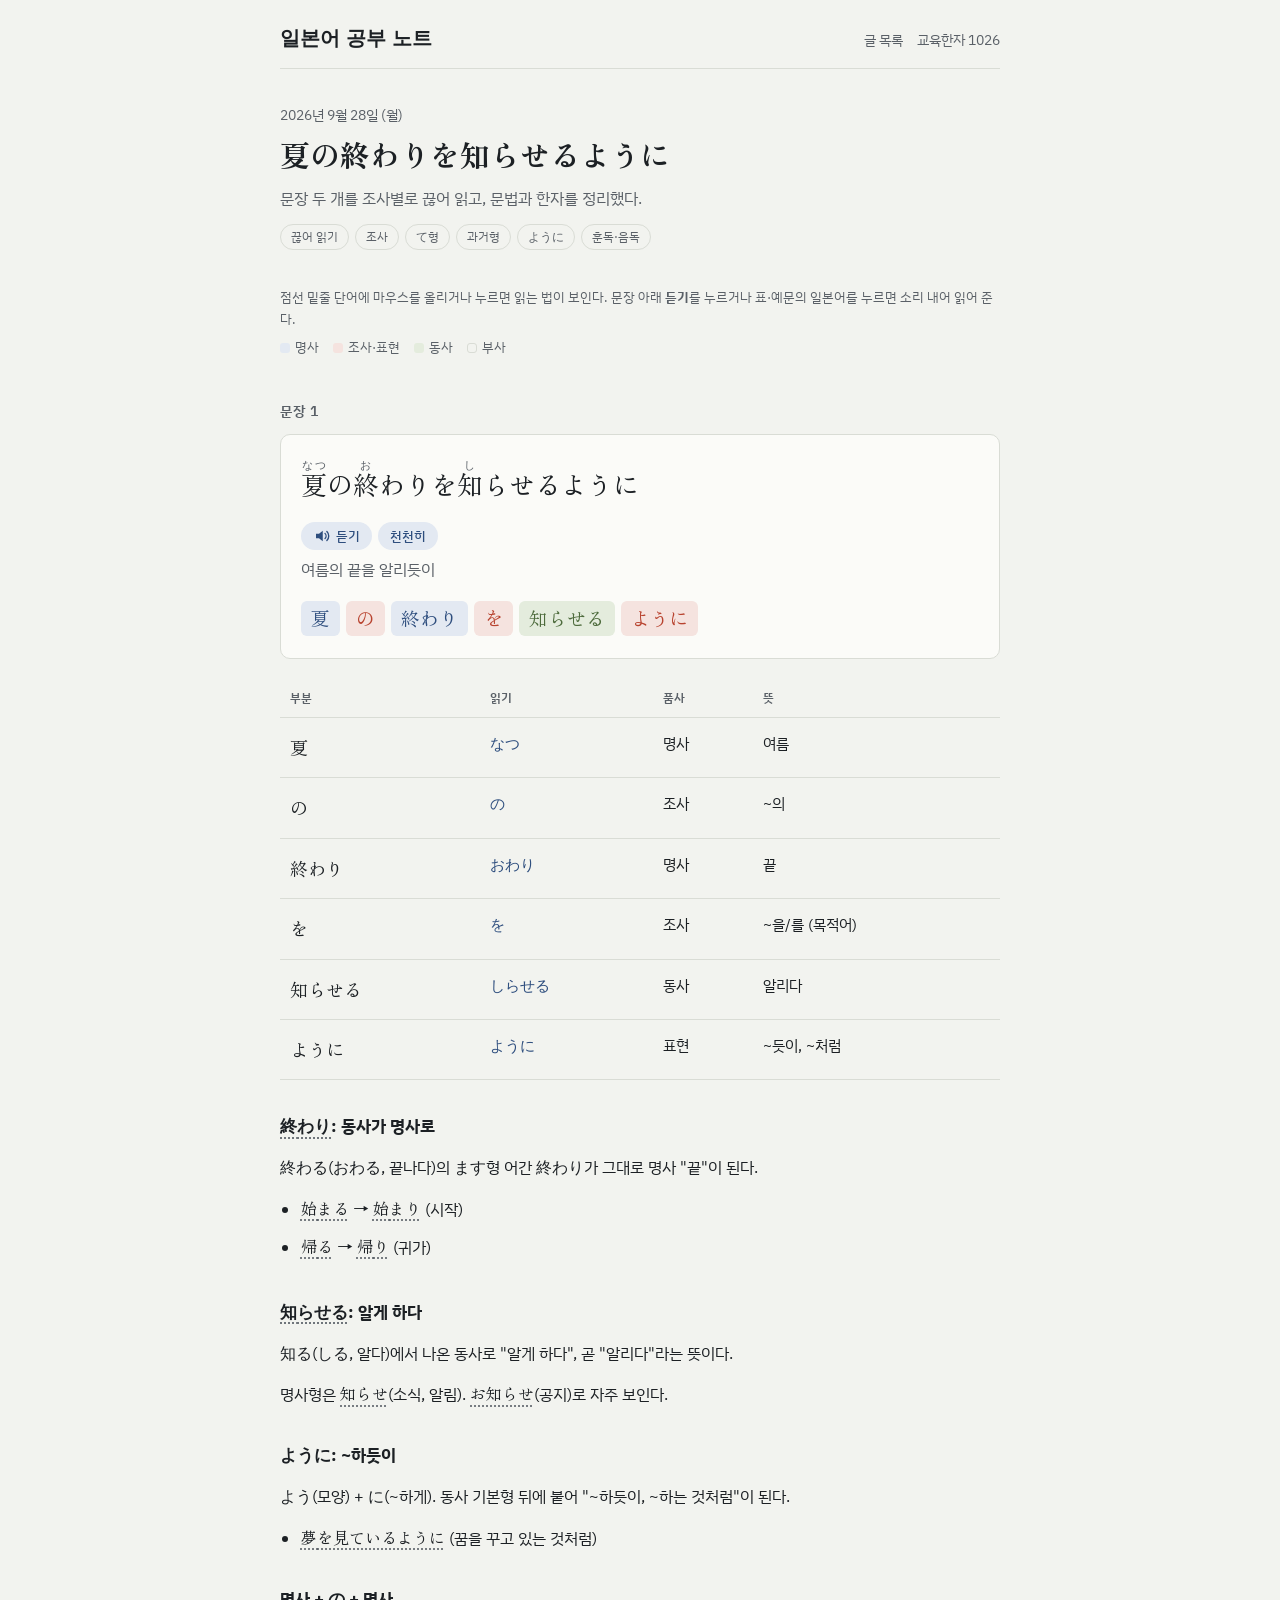
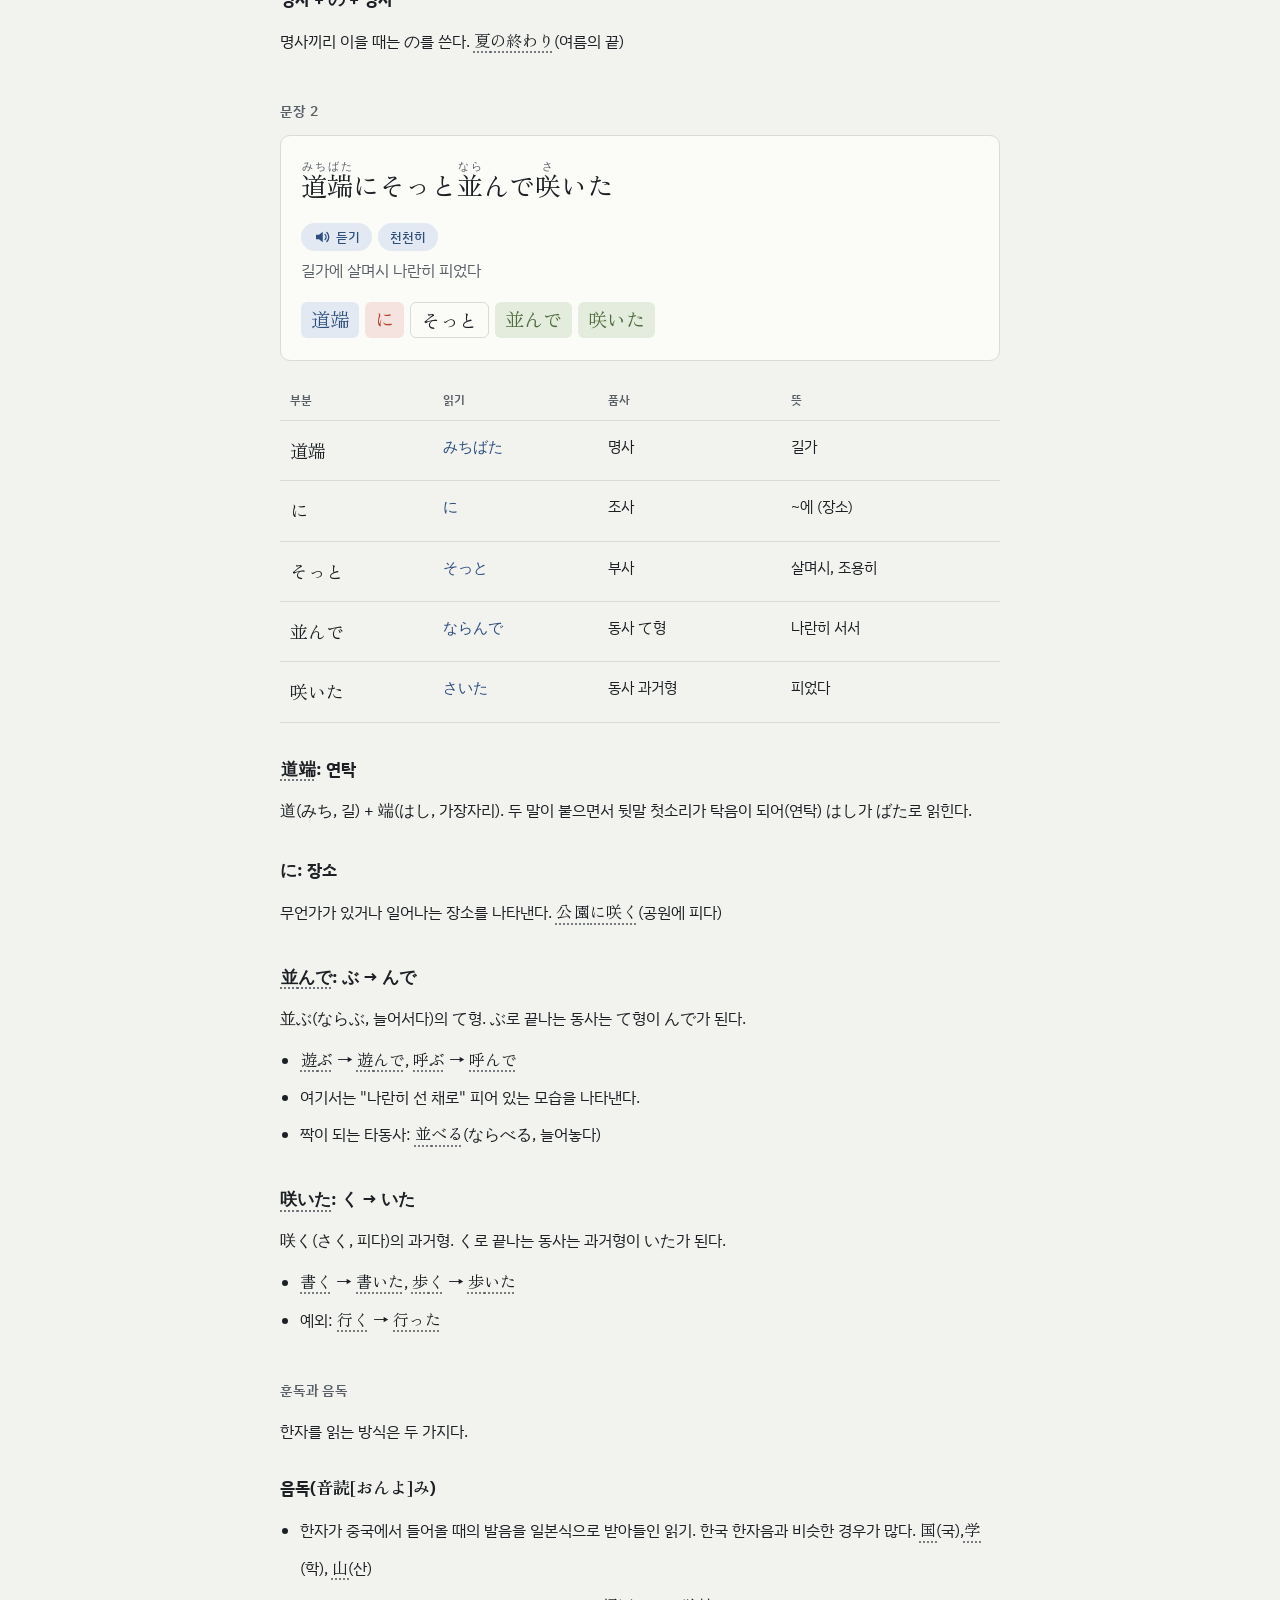
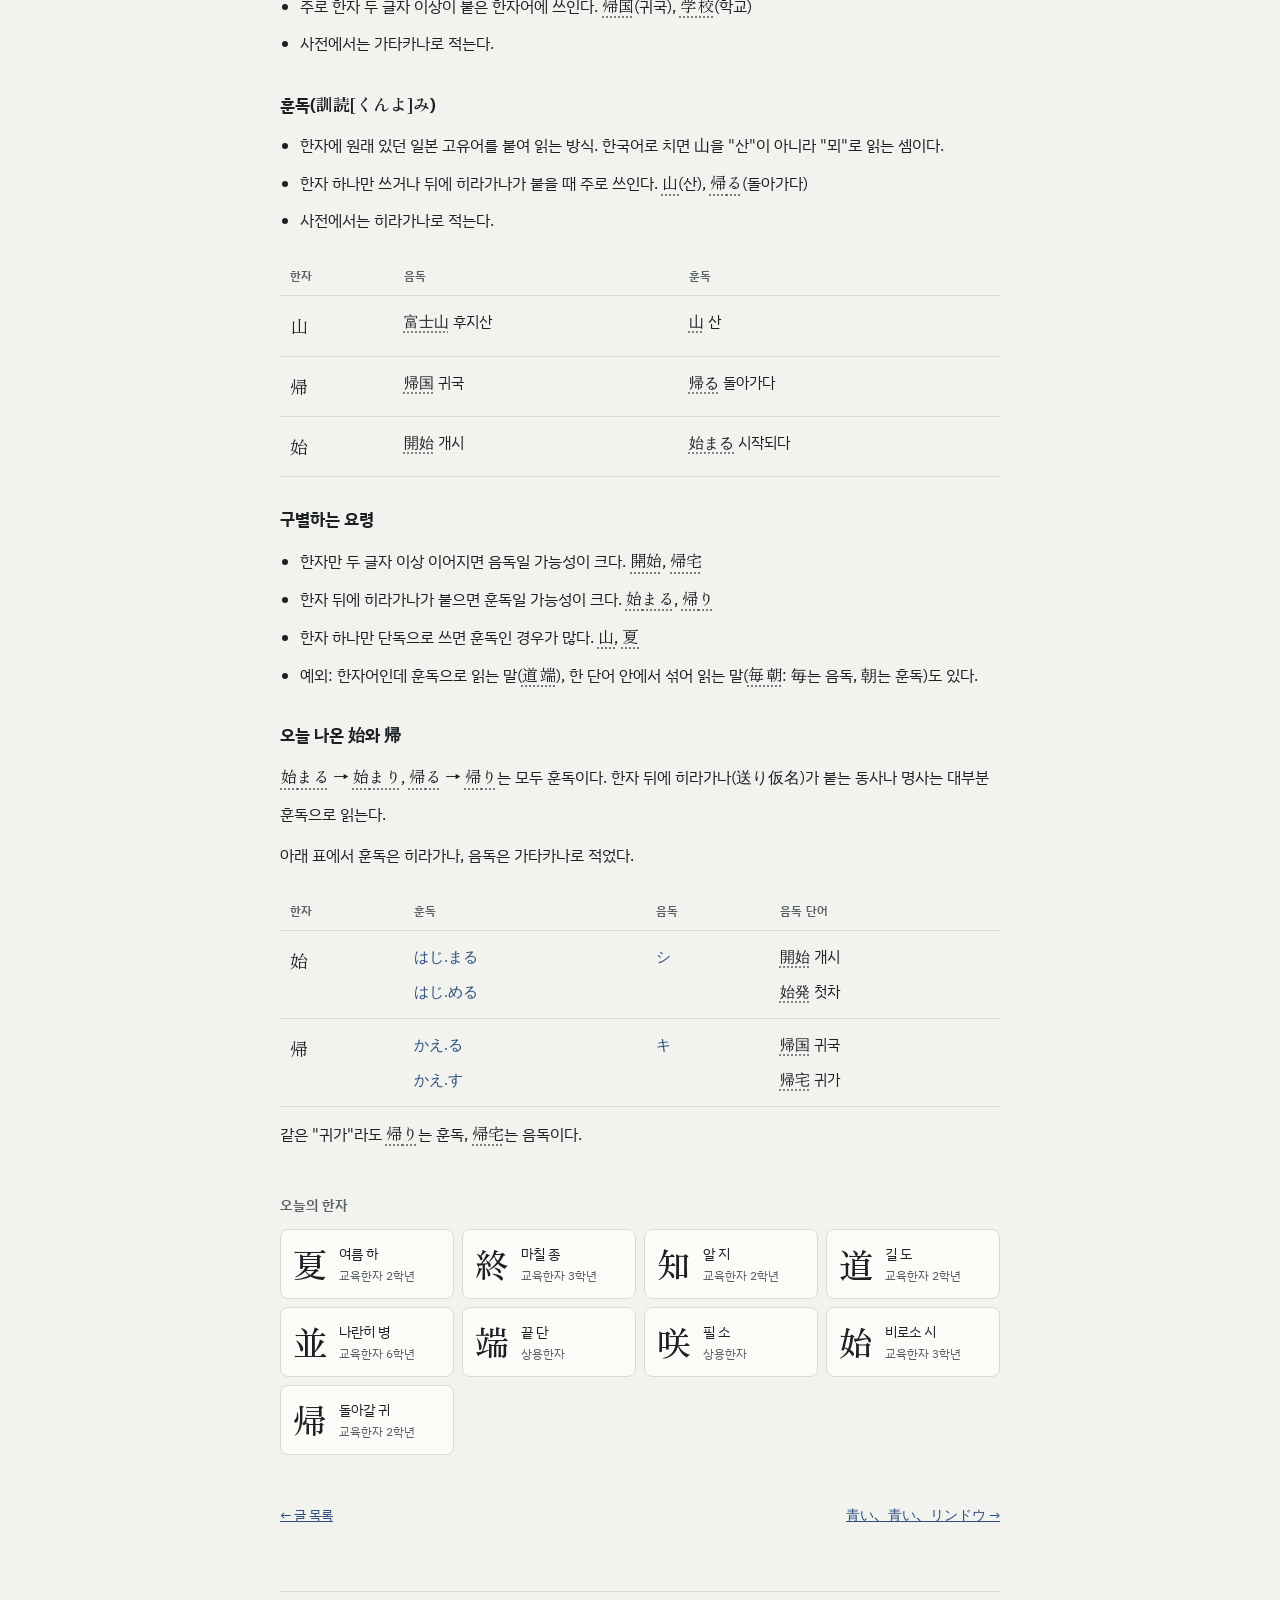
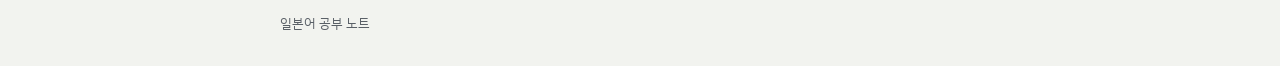
<file: posts/2026-09-28.html>
<!doctype html>
<html lang="ko">
<head>
<meta charset="utf-8">
<meta name="viewport" content="width=device-width,initial-scale=1">
<title>夏の終わりを知らせるように · 일본어 공부 노트</title>
<meta name="description" content="夏の終わりを知らせるように, 道端にそっと並んで咲いた 두 문장을 조사별로 끊어 읽고 문법과 한자를 정리했다.">
<link rel="preconnect" href="https://fonts.googleapis.com">
<link rel="preconnect" href="https://fonts.gstatic.com" crossorigin>
<link rel="stylesheet" href="https://fonts.googleapis.com/css2?family=Zen+Old+Mincho:wght@500;700&family=IBM+Plex+Sans+KR:wght@400;500;600&display=swap">
<link rel="stylesheet" href="../style.css">
</head>
<body>
<div class="wrap">
<header class="site">
  <a class="name" href="../">일본어 공부 노트</a>
  <nav><a href="../">글 목록</a><a href="../kanji/">교육한자 1026</a></nav>
</header>

<main>
<article>
  <div class="post-head">
    <time datetime="2026-09-28">2026년 9월 28일 (월)</time>
    <h1>夏の終わりを知らせるように</h1>
    <p>문장 두 개를 조사별로 끊어 읽고, 문법과 한자를 정리했다.</p>
    <div class="tags"><span>끊어 읽기</span><span>조사</span><span>て형</span><span>과거형</span><span>ように</span><span>훈독·음독</span></div>
  </div>

  <p class="hint-yomi">점선 밑줄 단어에 마우스를 올리거나 누르면 읽는 법이 보인다.</p>
  <p class="legend"><span><i style="background:var(--ai-soft)"></i>명사</span><span><i style="background:var(--shu-soft)"></i>조사·표현</span><span><i style="background:var(--moss-soft)"></i>동사</span><span><i style="border:1px solid var(--line)"></i>부사</span></p>

  <h2>문장 1</h2>
  <div class="sentence">
    <p class="jp"><ruby>夏<rt>なつ</rt></ruby>の<ruby>終<rt>お</rt></ruby>わりを<ruby>知<rt>し</rt></ruby>らせるように</p>
    <p class="ko">여름의 끝을 알리듯이</p>
    <ul class="seg"><li class="n">夏</li><li class="p">の</li><li class="n">終わり</li><li class="p">を</li><li class="v">知らせる</li><li class="p">ように</li></ul>
  </div>

  <div class="tbl"><table>
    <thead><tr><th>부분</th><th>읽기</th><th>품사</th><th>뜻</th></tr></thead>
    <tbody>
      <tr><td class="w">夏</td><td class="r">なつ</td><td>명사</td><td>여름</td></tr>
      <tr><td class="w">の</td><td class="r">の</td><td>조사</td><td>~의</td></tr>
      <tr><td class="w">終わり</td><td class="r">おわり</td><td>명사</td><td>끝</td></tr>
      <tr><td class="w">を</td><td class="r">を</td><td>조사</td><td>~을/를 (목적어)</td></tr>
      <tr><td class="w">知らせる</td><td class="r">しらせる</td><td>동사</td><td>알리다</td></tr>
      <tr><td class="w">ように</td><td class="r">ように</td><td>표현</td><td>~듯이, ~처럼</td></tr>
    </tbody>
  </table></div>

  <h3><span class="hv" tabindex="0"><ruby>終<rt>お</rt></ruby>わり</span>: 동사가 명사로</h3>
  <div class="point">
    <p>終わる(おわる, 끝나다)의 ます형 어간 終わり가 그대로 명사 "끝"이 된다.</p>
    <ul>
      <li><span class="eg"><span class="hv" tabindex="0"><ruby>始<rt>はじ</rt></ruby>まる</span> → <span class="hv" tabindex="0"><ruby>始<rt>はじ</rt></ruby>まり</span></span> (시작)</li>
      <li><span class="eg"><span class="hv" tabindex="0"><ruby>帰<rt>かえ</rt></ruby>る</span> → <span class="hv" tabindex="0"><ruby>帰<rt>かえ</rt></ruby>り</span></span> (귀가)</li>
    </ul>
  </div>

  <h3><span class="hv" tabindex="0"><ruby>知<rt>し</rt></ruby>らせる</span>: 알게 하다</h3>
  <div class="point">
    <p>知る(しる, 알다)에서 나온 동사로 "알게 하다", 곧 "알리다"라는 뜻이다.</p>
    <p>명사형은 <span class="eg"><span class="hv" tabindex="0"><ruby>知<rt>し</rt></ruby>らせ</span></span>(소식, 알림). <span class="eg"><span class="hv" tabindex="0">お<ruby>知<rt>し</rt></ruby>らせ</span></span>(공지)로 자주 보인다.</p>
  </div>

  <h3>ように: ~하듯이</h3>
  <div class="point">
    <p>よう(모양) + に(~하게). 동사 기본형 뒤에 붙어 "~하듯이, ~하는 것처럼"이 된다.</p>
    <ul><li><span class="eg"><span class="hv" tabindex="0"><ruby>夢<rt>ゆめ</rt></ruby>を<ruby>見<rt>み</rt></ruby>ているように</span></span> (꿈을 꾸고 있는 것처럼)</li></ul>
  </div>

  <h3>명사 + の + 명사</h3>
  <div class="point"><p>명사끼리 이을 때는 の를 쓴다. <span class="eg"><span class="hv" tabindex="0"><ruby>夏<rt>なつ</rt></ruby>の<ruby>終<rt>お</rt></ruby>わり</span></span>(여름의 끝)</p></div>

  <h2>문장 2</h2>
  <div class="sentence">
    <p class="jp"><ruby>道端<rt>みちばた</rt></ruby>にそっと<ruby>並<rt>なら</rt></ruby>んで<ruby>咲<rt>さ</rt></ruby>いた</p>
    <p class="ko">길가에 살며시 나란히 피었다</p>
    <ul class="seg"><li class="n">道端</li><li class="p">に</li><li class="a">そっと</li><li class="v">並んで</li><li class="v">咲いた</li></ul>
  </div>

  <div class="tbl"><table>
    <thead><tr><th>부분</th><th>읽기</th><th>품사</th><th>뜻</th></tr></thead>
    <tbody>
      <tr><td class="w">道端</td><td class="r">みちばた</td><td>명사</td><td>길가</td></tr>
      <tr><td class="w">に</td><td class="r">に</td><td>조사</td><td>~에 (장소)</td></tr>
      <tr><td class="w">そっと</td><td class="r">そっと</td><td>부사</td><td>살며시, 조용히</td></tr>
      <tr><td class="w">並んで</td><td class="r">ならんで</td><td>동사 て형</td><td>나란히 서서</td></tr>
      <tr><td class="w">咲いた</td><td class="r">さいた</td><td>동사 과거형</td><td>피었다</td></tr>
    </tbody>
  </table></div>

  <h3><span class="hv" tabindex="0"><ruby>道端<rt>みちばた</rt></ruby></span>: 연탁</h3>
  <div class="point">
    <p>道(みち, 길) + 端(はし, 가장자리). 두 말이 붙으면서 뒷말 첫소리가 탁음이 되어(연탁) はし가 ばた로 읽힌다.</p>
  </div>

  <h3>に: 장소</h3>
  <div class="point"><p>무언가가 있거나 일어나는 장소를 나타낸다. <span class="eg"><span class="hv" tabindex="0"><ruby>公園<rt>こうえん</rt></ruby>に<ruby>咲<rt>さ</rt></ruby>く</span></span>(공원에 피다)</p></div>

  <h3><span class="hv" tabindex="0"><ruby>並<rt>なら</rt></ruby>んで</span>: ぶ → んで</h3>
  <div class="point">
    <p>並ぶ(ならぶ, 늘어서다)의 て형. ぶ로 끝나는 동사는 て형이 んで가 된다.</p>
    <ul>
      <li><span class="eg"><span class="hv" tabindex="0"><ruby>遊<rt>あそ</rt></ruby>ぶ</span> → <span class="hv" tabindex="0"><ruby>遊<rt>あそ</rt></ruby>んで</span></span>, <span class="eg"><span class="hv" tabindex="0"><ruby>呼<rt>よ</rt></ruby>ぶ</span> → <span class="hv" tabindex="0"><ruby>呼<rt>よ</rt></ruby>んで</span></span></li>
      <li>여기서는 "나란히 선 채로" 피어 있는 모습을 나타낸다.</li>
      <li>짝이 되는 타동사: <span class="eg"><span class="hv" tabindex="0"><ruby>並<rt>なら</rt></ruby>べる</span></span>(ならべる, 늘어놓다)</li>
    </ul>
  </div>

  <h3><span class="hv" tabindex="0"><ruby>咲<rt>さ</rt></ruby>いた</span>: く → いた</h3>
  <div class="point">
    <p>咲く(さく, 피다)의 과거형. く로 끝나는 동사는 과거형이 いた가 된다.</p>
    <ul>
      <li><span class="eg"><span class="hv" tabindex="0"><ruby>書<rt>か</rt></ruby>く</span> → <span class="hv" tabindex="0"><ruby>書<rt>か</rt></ruby>いた</span></span>, <span class="eg"><span class="hv" tabindex="0"><ruby>歩<rt>ある</rt></ruby>く</span> → <span class="hv" tabindex="0"><ruby>歩<rt>ある</rt></ruby>いた</span></span></li>
      <li>예외: <span class="eg"><span class="hv" tabindex="0"><ruby>行<rt>い</rt></ruby>く</span> → <span class="hv" tabindex="0"><ruby>行<rt>い</rt></ruby>った</span></span></li>
    </ul>
  </div>

  <h2>훈독과 음독</h2>
  <p>한자를 읽는 방식은 두 가지다.</p>

  <h3>음독(<span class="eg">音読[おんよ]み</span>)</h3>
  <div class="point">
    <ul>
      <li>한자가 중국에서 들어올 때의 발음을 일본식으로 받아들인 읽기. 한국 한자음과 비슷한 경우가 많다. <span class="eg"><span class="hv" tabindex="0"><ruby>国<rt>こく</rt></ruby></span></span>(국), <span class="eg"><span class="hv" tabindex="0"><ruby>学<rt>がく</rt></ruby></span></span>(학), <span class="eg"><span class="hv" tabindex="0"><ruby>山<rt>さん</rt></ruby></span></span>(산)</li>
      <li>주로 한자 두 글자 이상이 붙은 한자어에 쓰인다. <span class="eg"><span class="hv" tabindex="0"><ruby>帰国<rt>きこく</rt></ruby></span></span>(귀국), <span class="eg"><span class="hv" tabindex="0"><ruby>学校<rt>がっこう</rt></ruby></span></span>(학교)</li>
      <li>사전에서는 가타카나로 적는다.</li>
    </ul>
  </div>

  <h3>훈독(<span class="eg">訓読[くんよ]み</span>)</h3>
  <div class="point">
    <ul>
      <li>한자에 원래 있던 일본 고유어를 붙여 읽는 방식. 한국어로 치면 山을 "산"이 아니라 "뫼"로 읽는 셈이다.</li>
      <li>한자 하나만 쓰거나 뒤에 히라가나가 붙을 때 주로 쓰인다. <span class="eg"><span class="hv" tabindex="0"><ruby>山<rt>やま</rt></ruby></span></span>(산), <span class="eg"><span class="hv" tabindex="0"><ruby>帰<rt>かえ</rt></ruby>る</span></span>(돌아가다)</li>
      <li>사전에서는 히라가나로 적는다.</li>
    </ul>
  </div>

  <div class="tbl"><table>
    <thead><tr><th>한자</th><th>음독</th><th>훈독</th></tr></thead>
    <tbody>
      <tr><td class="w">山</td><td><span class="hv" tabindex="0"><ruby>富士山<rt>ふじさん</rt></ruby></span> 후지산</td><td><span class="hv" tabindex="0"><ruby>山<rt>やま</rt></ruby></span> 산</td></tr>
      <tr><td class="w">帰</td><td><span class="hv" tabindex="0"><ruby>帰国<rt>きこく</rt></ruby></span> 귀국</td><td><span class="hv" tabindex="0"><ruby>帰<rt>かえ</rt></ruby>る</span> 돌아가다</td></tr>
      <tr><td class="w">始</td><td><span class="hv" tabindex="0"><ruby>開始<rt>かいし</rt></ruby></span> 개시</td><td><span class="hv" tabindex="0"><ruby>始<rt>はじ</rt></ruby>まる</span> 시작되다</td></tr>
    </tbody>
  </table></div>

  <h3>구별하는 요령</h3>
  <div class="point">
    <ul>
      <li>한자만 두 글자 이상 이어지면 음독일 가능성이 크다. <span class="eg"><span class="hv" tabindex="0"><ruby>開始<rt>かいし</rt></ruby></span></span>, <span class="eg"><span class="hv" tabindex="0"><ruby>帰宅<rt>きたく</rt></ruby></span></span></li>
      <li>한자 뒤에 히라가나가 붙으면 훈독일 가능성이 크다. <span class="eg"><span class="hv" tabindex="0"><ruby>始<rt>はじ</rt></ruby>まる</span></span>, <span class="eg"><span class="hv" tabindex="0"><ruby>帰<rt>かえ</rt></ruby>り</span></span></li>
      <li>한자 하나만 단독으로 쓰면 훈독인 경우가 많다. <span class="eg"><span class="hv" tabindex="0"><ruby>山<rt>やま</rt></ruby></span></span>, <span class="eg"><span class="hv" tabindex="0"><ruby>夏<rt>なつ</rt></ruby></span></span></li>
      <li>예외: 한자어인데 훈독으로 읽는 말(<span class="eg"><span class="hv" tabindex="0"><ruby>道端<rt>みちばた</rt></ruby></span></span>), 한 단어 안에서 섞어 읽는 말(<span class="eg"><span class="hv" tabindex="0"><ruby>毎朝<rt>まいあさ</rt></ruby></span></span>: 毎는 음독, 朝는 훈독)도 있다.</li>
    </ul>
  </div>

  <h3>오늘 나온 始와 帰</h3>
  <div class="point">
    <p><span class="eg"><span class="hv" tabindex="0"><ruby>始<rt>はじ</rt></ruby>まる</span> → <span class="hv" tabindex="0"><ruby>始<rt>はじ</rt></ruby>まり</span></span>, <span class="eg"><span class="hv" tabindex="0"><ruby>帰<rt>かえ</rt></ruby>る</span> → <span class="hv" tabindex="0"><ruby>帰<rt>かえ</rt></ruby>り</span></span>는 모두 훈독이다. 한자 뒤에 히라가나(送り仮名)가 붙는 동사나 명사는 대부분 훈독으로 읽는다.</p>
    <p>아래 표에서 훈독은 히라가나, 음독은 가타카나로 적었다.</p>
  </div>
  <div class="tbl"><table>
    <thead><tr><th>한자</th><th>훈독</th><th>음독</th><th>음독 단어</th></tr></thead>
    <tbody>
      <tr><td class="w">始</td><td class="r">はじ.まる<br>はじ.める</td><td class="r">シ</td><td><span class="hv" tabindex="0"><ruby>開始<rt>かいし</rt></ruby></span> 개시<br><span class="hv" tabindex="0"><ruby>始発<rt>しはつ</rt></ruby></span> 첫차</td></tr>
      <tr><td class="w">帰</td><td class="r">かえ.る<br>かえ.す</td><td class="r">キ</td><td><span class="hv" tabindex="0"><ruby>帰国<rt>きこく</rt></ruby></span> 귀국<br><span class="hv" tabindex="0"><ruby>帰宅<rt>きたく</rt></ruby></span> 귀가</td></tr>
    </tbody>
  </table></div>
  <div class="point"><p>같은 "귀가"라도 <span class="eg"><span class="hv" tabindex="0"><ruby>帰<rt>かえ</rt></ruby>り</span></span>는 훈독, <span class="eg"><span class="hv" tabindex="0"><ruby>帰宅<rt>きたく</rt></ruby></span></span>는 음독이다.</p></div>

  <h2>오늘의 한자</h2>
  <div class="kanji">
    <div><b>夏</b><span>여름 하</span><small>교육한자 2학년</small></div>
    <div><b>終</b><span>마칠 종</span><small>교육한자 3학년</small></div>
    <div><b>知</b><span>알 지</span><small>교육한자 2학년</small></div>
    <div><b>道</b><span>길 도</span><small>교육한자 2학년</small></div>
    <div><b>並</b><span>나란히 병</span><small>교육한자 6학년</small></div>
    <div><b>端</b><span>끝 단</span><small>상용한자</small></div>
    <div><b>咲</b><span>필 소</span><small>상용한자</small></div>
    <div><b>始</b><span>비로소 시</span><small>교육한자 3학년</small></div>
    <div><b>帰</b><span>돌아갈 귀</span><small>교육한자 2학년</small></div>
  </div>

  <nav class="pager"><a href="../">← 글 목록</a><a href="2026-09-29.html">青い、青い、リンドウ →</a></nav>
</article>
</main>

<footer>일본어 공부 노트</footer>
</div>
<script src="../yomi.js"></script>
</body>
</html>
</file>
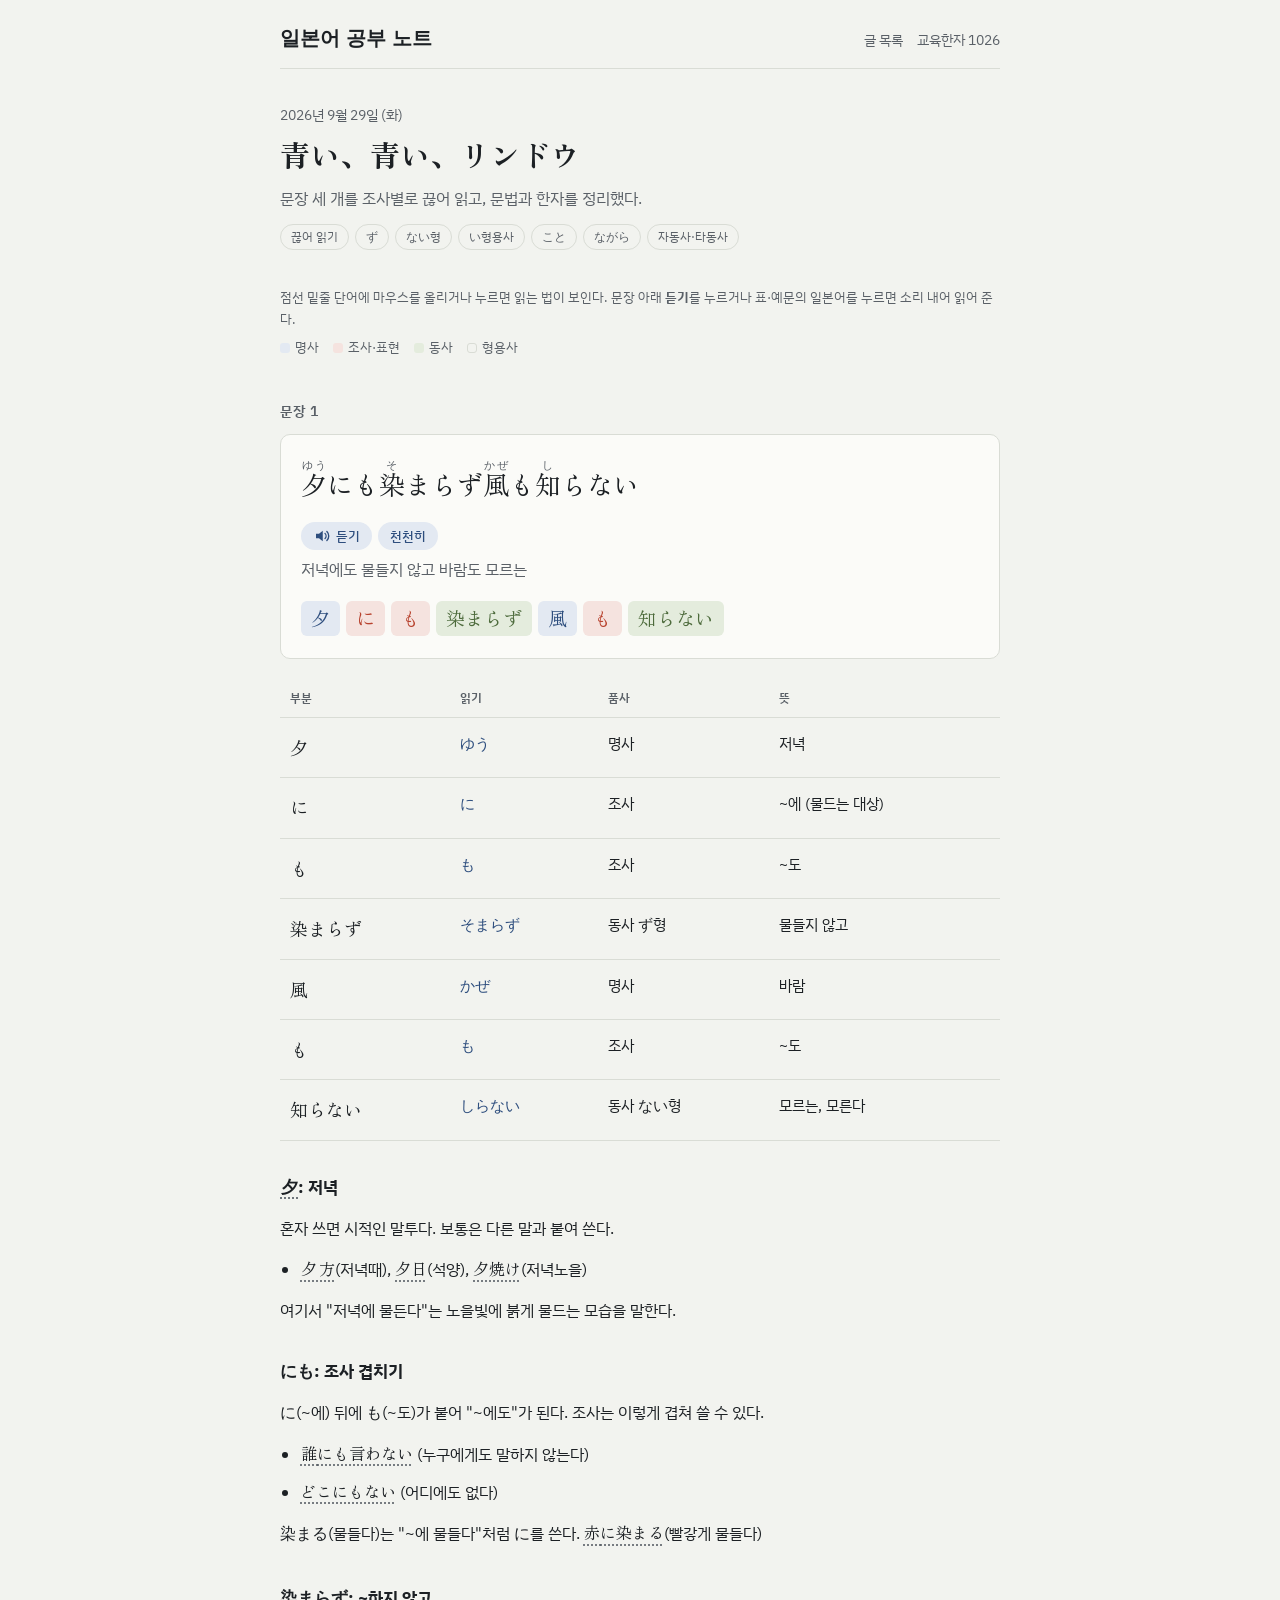
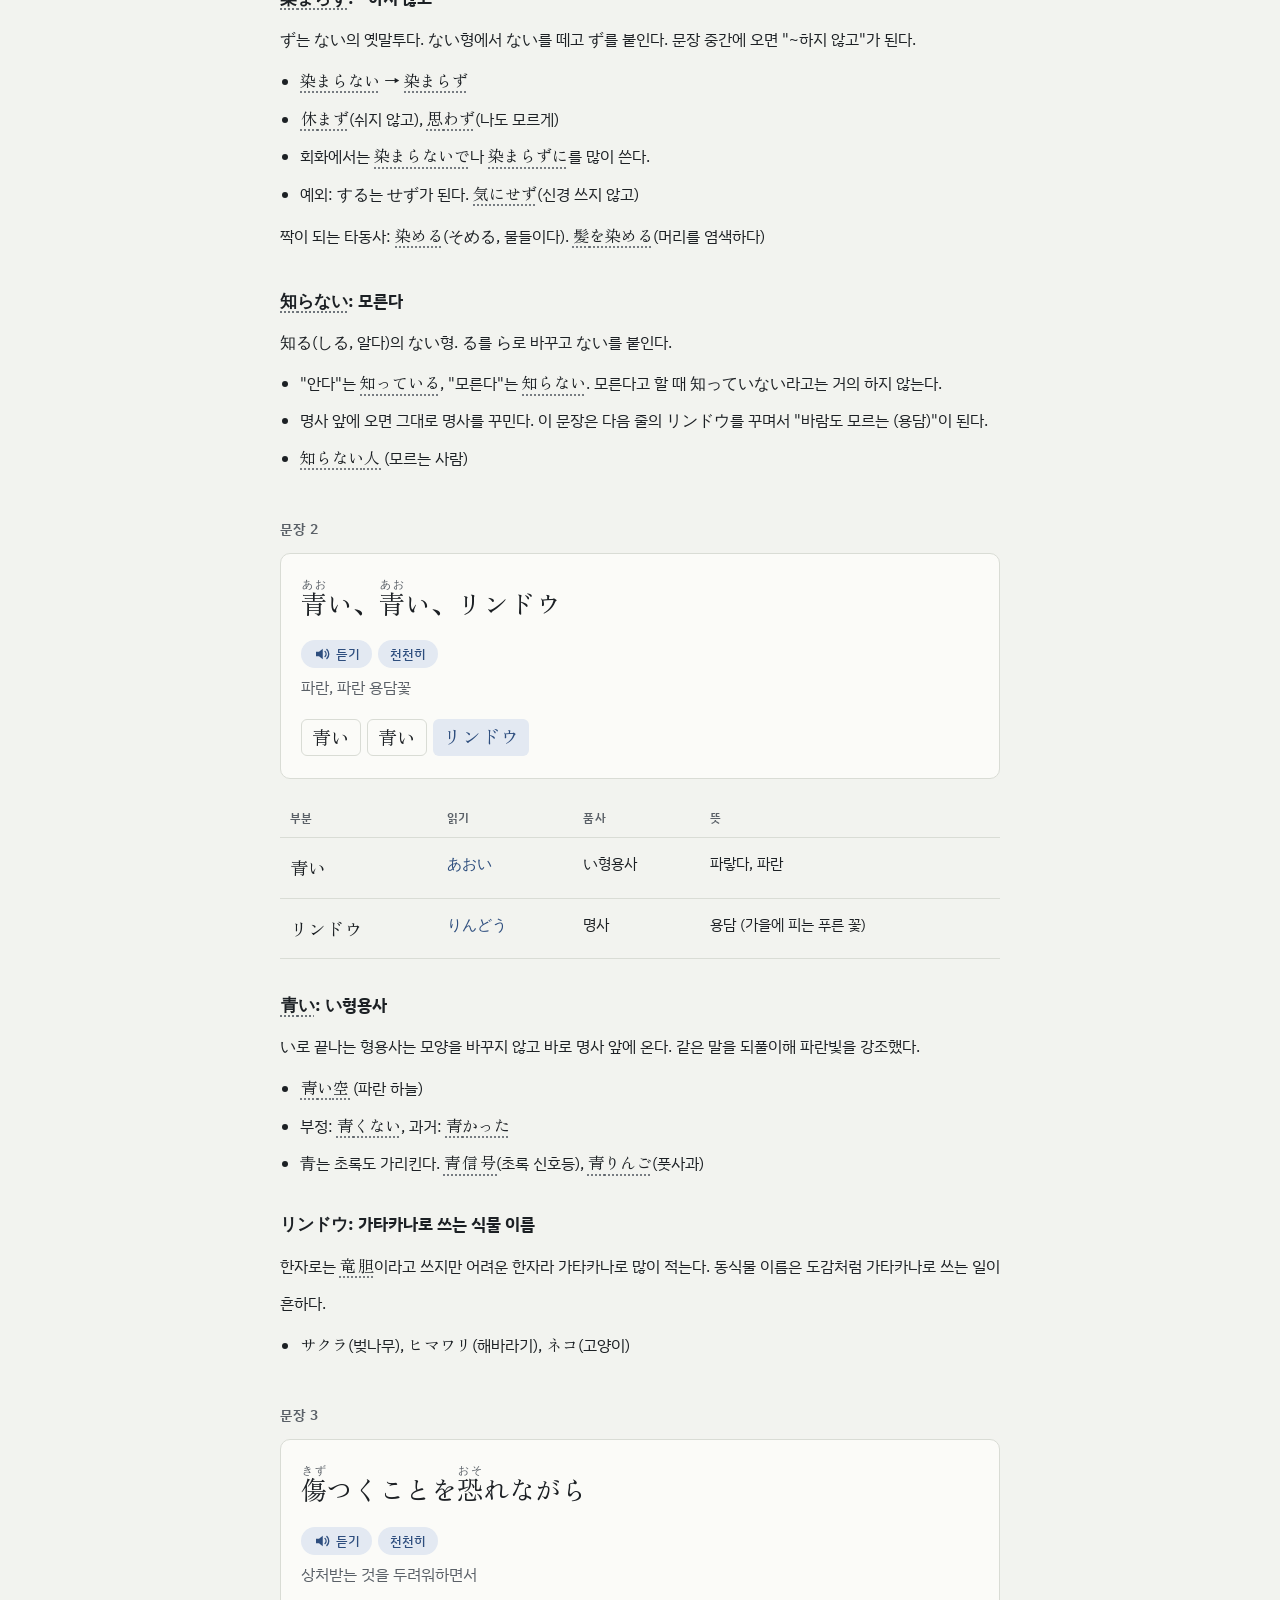
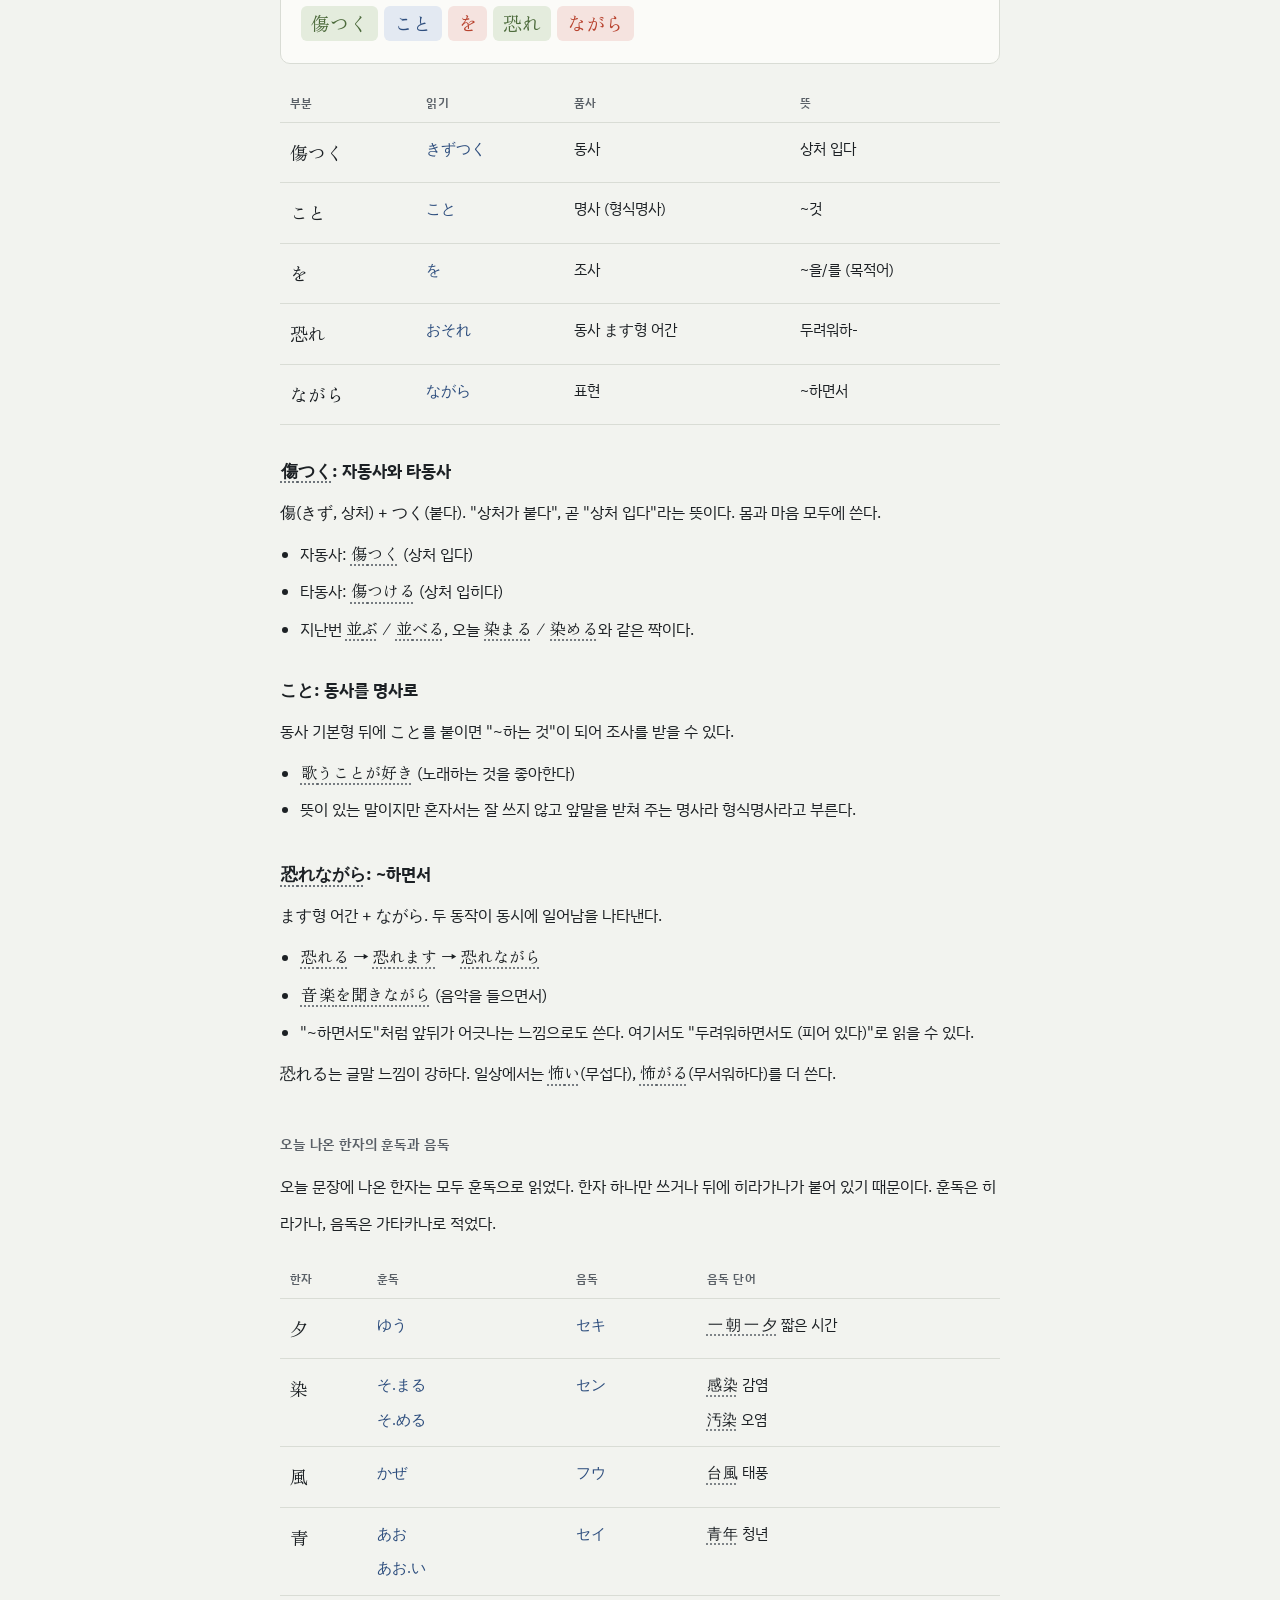
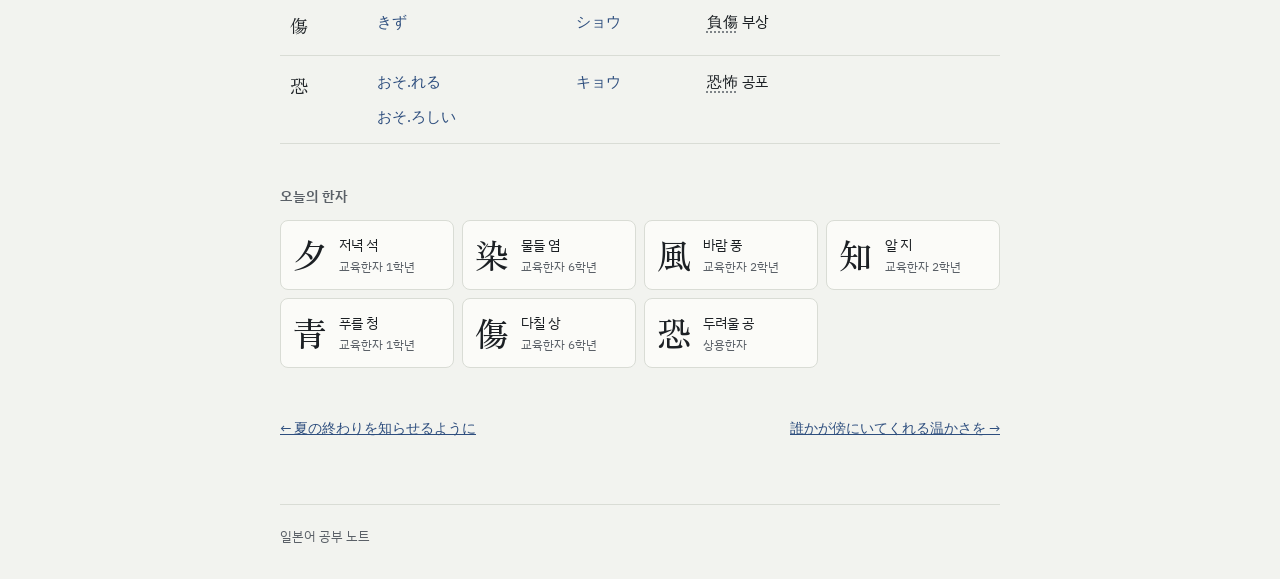
<file: posts/2026-09-29.html>
<!doctype html>
<html lang="ko">
<head>
<meta charset="utf-8">
<meta name="viewport" content="width=device-width,initial-scale=1">
<title>青い、青い、リンドウ · 일본어 공부 노트</title>
<meta name="description" content="夕にも染まらず風も知らない, 青い、青い、リンドウ, 傷つくことを恐れながら 세 문장을 조사별로 끊어 읽고 문법과 한자를 정리했다.">
<link rel="preconnect" href="https://fonts.googleapis.com">
<link rel="preconnect" href="https://fonts.gstatic.com" crossorigin>
<link rel="stylesheet" href="https://fonts.googleapis.com/css2?family=Zen+Old+Mincho:wght@500;700&family=IBM+Plex+Sans+KR:wght@400;500;600&display=swap">
<link rel="stylesheet" href="../style.css">
</head>
<body>
<div class="wrap">
<header class="site">
  <a class="name" href="../">일본어 공부 노트</a>
  <nav><a href="../">글 목록</a><a href="../kanji/">교육한자 1026</a></nav>
</header>

<main>
<article>
  <div class="post-head">
    <time datetime="2026-09-29">2026년 9월 29일 (화)</time>
    <h1>青い、青い、リンドウ</h1>
    <p>문장 세 개를 조사별로 끊어 읽고, 문법과 한자를 정리했다.</p>
    <div class="tags"><span>끊어 읽기</span><span>ず</span><span>ない형</span><span>い형용사</span><span>こと</span><span>ながら</span><span>자동사·타동사</span></div>
  </div>

  <p class="hint-yomi">점선 밑줄 단어에 마우스를 올리거나 누르면 읽는 법이 보인다.</p>
  <p class="legend"><span><i style="background:var(--ai-soft)"></i>명사</span><span><i style="background:var(--shu-soft)"></i>조사·표현</span><span><i style="background:var(--moss-soft)"></i>동사</span><span><i style="border:1px solid var(--line)"></i>형용사</span></p>

  <h2>문장 1</h2>
  <div class="sentence">
    <p class="jp"><ruby>夕<rt>ゆう</rt></ruby>にも<ruby>染<rt>そ</rt></ruby>まらず<ruby>風<rt>かぜ</rt></ruby>も<ruby>知<rt>し</rt></ruby>らない</p>
    <p class="ko">저녁에도 물들지 않고 바람도 모르는</p>
    <ul class="seg"><li class="n">夕</li><li class="p">に</li><li class="p">も</li><li class="v">染まらず</li><li class="n">風</li><li class="p">も</li><li class="v">知らない</li></ul>
  </div>

  <div class="tbl"><table>
    <thead><tr><th>부분</th><th>읽기</th><th>품사</th><th>뜻</th></tr></thead>
    <tbody>
      <tr><td class="w">夕</td><td class="r">ゆう</td><td>명사</td><td>저녁</td></tr>
      <tr><td class="w">に</td><td class="r">に</td><td>조사</td><td>~에 (물드는 대상)</td></tr>
      <tr><td class="w">も</td><td class="r">も</td><td>조사</td><td>~도</td></tr>
      <tr><td class="w">染まらず</td><td class="r">そまらず</td><td>동사 ず형</td><td>물들지 않고</td></tr>
      <tr><td class="w">風</td><td class="r">かぜ</td><td>명사</td><td>바람</td></tr>
      <tr><td class="w">も</td><td class="r">も</td><td>조사</td><td>~도</td></tr>
      <tr><td class="w">知らない</td><td class="r">しらない</td><td>동사 ない형</td><td>모르는, 모른다</td></tr>
    </tbody>
  </table></div>

  <h3><span class="hv" tabindex="0"><ruby>夕<rt>ゆう</rt></ruby></span>: 저녁</h3>
  <div class="point">
    <p>혼자 쓰면 시적인 말투다. 보통은 다른 말과 붙여 쓴다.</p>
    <ul><li><span class="eg"><span class="hv" tabindex="0"><ruby>夕方<rt>ゆうがた</rt></ruby></span></span>(저녁때), <span class="eg"><span class="hv" tabindex="0"><ruby>夕日<rt>ゆうひ</rt></ruby></span></span>(석양), <span class="eg"><span class="hv" tabindex="0"><ruby>夕焼<rt>ゆうや</rt></ruby>け</span></span>(저녁노을)</li></ul>
    <p>여기서 "저녁에 물든다"는 노을빛에 붉게 물드는 모습을 말한다.</p>
  </div>

  <h3>にも: 조사 겹치기</h3>
  <div class="point">
    <p>に(~에) 뒤에 も(~도)가 붙어 "~에도"가 된다. 조사는 이렇게 겹쳐 쓸 수 있다.</p>
    <ul>
      <li><span class="eg"><span class="hv" tabindex="0"><ruby>誰<rt>だれ</rt></ruby>にも<ruby>言<rt>い</rt></ruby>わない</span></span> (누구에게도 말하지 않는다)</li>
      <li><span class="eg"><span class="hv" tabindex="0">どこにもない</span></span> (어디에도 없다)</li>
    </ul>
    <p>染まる(물들다)는 "~에 물들다"처럼 に를 쓴다. <span class="eg"><span class="hv" tabindex="0"><ruby>赤<rt>あか</rt></ruby>に<ruby>染<rt>そ</rt></ruby>まる</span></span>(빨갛게 물들다)</p>
  </div>

  <h3><span class="hv" tabindex="0"><ruby>染<rt>そ</rt></ruby>まらず</span>: ~하지 않고</h3>
  <div class="point">
    <p>ず는 ない의 옛말투다. ない형에서 ない를 떼고 ず를 붙인다. 문장 중간에 오면 "~하지 않고"가 된다.</p>
    <ul>
      <li><span class="eg"><span class="hv" tabindex="0"><ruby>染<rt>そ</rt></ruby>まらない</span> → <span class="hv" tabindex="0"><ruby>染<rt>そ</rt></ruby>まらず</span></span></li>
      <li><span class="eg"><span class="hv" tabindex="0"><ruby>休<rt>やす</rt></ruby>まず</span></span>(쉬지 않고), <span class="eg"><span class="hv" tabindex="0"><ruby>思<rt>おも</rt></ruby>わず</span></span>(나도 모르게)</li>
      <li>회화에서는 <span class="eg"><span class="hv" tabindex="0"><ruby>染<rt>そ</rt></ruby>まらないで</span></span>나 <span class="eg"><span class="hv" tabindex="0"><ruby>染<rt>そ</rt></ruby>まらずに</span></span>를 많이 쓴다.</li>
      <li>예외: する는 せず가 된다. <span class="eg"><span class="hv" tabindex="0"><ruby>気<rt>き</rt></ruby>にせず</span></span>(신경 쓰지 않고)</li>
    </ul>
    <p>짝이 되는 타동사: <span class="eg"><span class="hv" tabindex="0"><ruby>染<rt>そ</rt></ruby>める</span></span>(そめる, 물들이다). <span class="eg"><span class="hv" tabindex="0"><ruby>髪<rt>かみ</rt></ruby>を<ruby>染<rt>そ</rt></ruby>める</span></span>(머리를 염색하다)</p>
  </div>

  <h3><span class="hv" tabindex="0"><ruby>知<rt>し</rt></ruby>らない</span>: 모른다</h3>
  <div class="point">
    <p>知る(しる, 알다)의 ない형. る를 ら로 바꾸고 ない를 붙인다.</p>
    <ul>
      <li>"안다"는 <span class="eg"><span class="hv" tabindex="0"><ruby>知<rt>し</rt></ruby>っている</span></span>, "모른다"는 <span class="eg"><span class="hv" tabindex="0"><ruby>知<rt>し</rt></ruby>らない</span></span>. 모른다고 할 때 知っていない라고는 거의 하지 않는다.</li>
      <li>명사 앞에 오면 그대로 명사를 꾸민다. 이 문장은 다음 줄의 リンドウ를 꾸며서 "바람도 모르는 (용담)"이 된다.</li>
      <li><span class="eg"><span class="hv" tabindex="0"><ruby>知<rt>し</rt></ruby>らない<ruby>人<rt>ひと</rt></ruby></span></span> (모르는 사람)</li>
    </ul>
  </div>

  <h2>문장 2</h2>
  <div class="sentence">
    <p class="jp"><ruby>青<rt>あお</rt></ruby>い、<ruby>青<rt>あお</rt></ruby>い、リンドウ</p>
    <p class="ko">파란, 파란 용담꽃</p>
    <ul class="seg"><li class="a">青い</li><li class="a">青い</li><li class="n">リンドウ</li></ul>
  </div>

  <div class="tbl"><table>
    <thead><tr><th>부분</th><th>읽기</th><th>품사</th><th>뜻</th></tr></thead>
    <tbody>
      <tr><td class="w">青い</td><td class="r">あおい</td><td>い형용사</td><td>파랗다, 파란</td></tr>
      <tr><td class="w">リンドウ</td><td class="r">りんどう</td><td>명사</td><td>용담 (가을에 피는 푸른 꽃)</td></tr>
    </tbody>
  </table></div>

  <h3><span class="hv" tabindex="0"><ruby>青<rt>あお</rt></ruby>い</span>: い형용사</h3>
  <div class="point">
    <p>い로 끝나는 형용사는 모양을 바꾸지 않고 바로 명사 앞에 온다. 같은 말을 되풀이해 파란빛을 강조했다.</p>
    <ul>
      <li><span class="eg"><span class="hv" tabindex="0"><ruby>青<rt>あお</rt></ruby>い<ruby>空<rt>そら</rt></ruby></span></span> (파란 하늘)</li>
      <li>부정: <span class="eg"><span class="hv" tabindex="0"><ruby>青<rt>あお</rt></ruby>くない</span></span>, 과거: <span class="eg"><span class="hv" tabindex="0"><ruby>青<rt>あお</rt></ruby>かった</span></span></li>
      <li>青는 초록도 가리킨다. <span class="eg"><span class="hv" tabindex="0"><ruby>青信号<rt>あおしんごう</rt></ruby></span></span>(초록 신호등), <span class="eg"><span class="hv" tabindex="0"><ruby>青<rt>あお</rt></ruby>りんご</span></span>(풋사과)</li>
    </ul>
  </div>

  <h3>リンドウ: 가타카나로 쓰는 식물 이름</h3>
  <div class="point">
    <p>한자로는 <span class="eg"><span class="hv" tabindex="0"><ruby>竜胆<rt>りんどう</rt></ruby></span></span>이라고 쓰지만 어려운 한자라 가타카나로 많이 적는다. 동식물 이름은 도감처럼 가타카나로 쓰는 일이 흔하다.</p>
    <ul><li><span class="eg">サクラ</span>(벚나무), <span class="eg">ヒマワリ</span>(해바라기), <span class="eg">ネコ</span>(고양이)</li></ul>
  </div>

  <h2>문장 3</h2>
  <div class="sentence">
    <p class="jp"><ruby>傷<rt>きず</rt></ruby>つくことを<ruby>恐<rt>おそ</rt></ruby>れながら</p>
    <p class="ko">상처받는 것을 두려워하면서</p>
    <ul class="seg"><li class="v">傷つく</li><li class="n">こと</li><li class="p">を</li><li class="v">恐れ</li><li class="p">ながら</li></ul>
  </div>

  <div class="tbl"><table>
    <thead><tr><th>부분</th><th>읽기</th><th>품사</th><th>뜻</th></tr></thead>
    <tbody>
      <tr><td class="w">傷つく</td><td class="r">きずつく</td><td>동사</td><td>상처 입다</td></tr>
      <tr><td class="w">こと</td><td class="r">こと</td><td>명사 (형식명사)</td><td>~것</td></tr>
      <tr><td class="w">を</td><td class="r">を</td><td>조사</td><td>~을/를 (목적어)</td></tr>
      <tr><td class="w">恐れ</td><td class="r">おそれ</td><td>동사 ます형 어간</td><td>두려워하-</td></tr>
      <tr><td class="w">ながら</td><td class="r">ながら</td><td>표현</td><td>~하면서</td></tr>
    </tbody>
  </table></div>

  <h3><span class="hv" tabindex="0"><ruby>傷<rt>きず</rt></ruby>つく</span>: 자동사와 타동사</h3>
  <div class="point">
    <p>傷(きず, 상처) + つく(붙다). "상처가 붙다", 곧 "상처 입다"라는 뜻이다. 몸과 마음 모두에 쓴다.</p>
    <ul>
      <li>자동사: <span class="eg"><span class="hv" tabindex="0"><ruby>傷<rt>きず</rt></ruby>つく</span></span> (상처 입다)</li>
      <li>타동사: <span class="eg"><span class="hv" tabindex="0"><ruby>傷<rt>きず</rt></ruby>つける</span></span> (상처 입히다)</li>
      <li>지난번 <span class="eg"><span class="hv" tabindex="0"><ruby>並<rt>なら</rt></ruby>ぶ</span> / <span class="hv" tabindex="0"><ruby>並<rt>なら</rt></ruby>べる</span></span>, 오늘 <span class="eg"><span class="hv" tabindex="0"><ruby>染<rt>そ</rt></ruby>まる</span> / <span class="hv" tabindex="0"><ruby>染<rt>そ</rt></ruby>める</span></span>와 같은 짝이다.</li>
    </ul>
  </div>

  <h3>こと: 동사를 명사로</h3>
  <div class="point">
    <p>동사 기본형 뒤에 こと를 붙이면 "~하는 것"이 되어 조사를 받을 수 있다.</p>
    <ul>
      <li><span class="eg"><span class="hv" tabindex="0"><ruby>歌<rt>うた</rt></ruby>うことが<ruby>好<rt>す</rt></ruby>き</span></span> (노래하는 것을 좋아한다)</li>
      <li>뜻이 있는 말이지만 혼자서는 잘 쓰지 않고 앞말을 받쳐 주는 명사라 형식명사라고 부른다.</li>
    </ul>
  </div>

  <h3><span class="hv" tabindex="0"><ruby>恐<rt>おそ</rt></ruby>れながら</span>: ~하면서</h3>
  <div class="point">
    <p>ます형 어간 + ながら. 두 동작이 동시에 일어남을 나타낸다.</p>
    <ul>
      <li><span class="eg"><span class="hv" tabindex="0"><ruby>恐<rt>おそ</rt></ruby>れる</span> → <span class="hv" tabindex="0"><ruby>恐<rt>おそ</rt></ruby>れます</span> → <span class="hv" tabindex="0"><ruby>恐<rt>おそ</rt></ruby>れながら</span></span></li>
      <li><span class="eg"><span class="hv" tabindex="0"><ruby>音楽<rt>おんがく</rt></ruby>を<ruby>聞<rt>き</rt></ruby>きながら</span></span> (음악을 들으면서)</li>
      <li>"~하면서도"처럼 앞뒤가 어긋나는 느낌으로도 쓴다. 여기서도 "두려워하면서도 (피어 있다)"로 읽을 수 있다.</li>
    </ul>
    <p>恐れる는 글말 느낌이 강하다. 일상에서는 <span class="eg"><span class="hv" tabindex="0"><ruby>怖<rt>こわ</rt></ruby>い</span></span>(무섭다), <span class="eg"><span class="hv" tabindex="0"><ruby>怖<rt>こわ</rt></ruby>がる</span></span>(무서워하다)를 더 쓴다.</p>
  </div>

  <h2>오늘 나온 한자의 훈독과 음독</h2>
  <div class="point"><p>오늘 문장에 나온 한자는 모두 훈독으로 읽었다. 한자 하나만 쓰거나 뒤에 히라가나가 붙어 있기 때문이다. 훈독은 히라가나, 음독은 가타카나로 적었다.</p></div>
  <div class="tbl"><table>
    <thead><tr><th>한자</th><th>훈독</th><th>음독</th><th>음독 단어</th></tr></thead>
    <tbody>
      <tr><td class="w">夕</td><td class="r">ゆう</td><td class="r">セキ</td><td><span class="hv" tabindex="0"><ruby>一朝一夕<rt>いっちょういっせき</rt></ruby></span> 짧은 시간</td></tr>
      <tr><td class="w">染</td><td class="r">そ.まる<br>そ.める</td><td class="r">セン</td><td><span class="hv" tabindex="0"><ruby>感染<rt>かんせん</rt></ruby></span> 감염<br><span class="hv" tabindex="0"><ruby>汚染<rt>おせん</rt></ruby></span> 오염</td></tr>
      <tr><td class="w">風</td><td class="r">かぜ</td><td class="r">フウ</td><td><span class="hv" tabindex="0"><ruby>台風<rt>たいふう</rt></ruby></span> 태풍</td></tr>
      <tr><td class="w">青</td><td class="r">あお<br>あお.い</td><td class="r">セイ</td><td><span class="hv" tabindex="0"><ruby>青年<rt>せいねん</rt></ruby></span> 청년</td></tr>
      <tr><td class="w">傷</td><td class="r">きず</td><td class="r">ショウ</td><td><span class="hv" tabindex="0"><ruby>負傷<rt>ふしょう</rt></ruby></span> 부상</td></tr>
      <tr><td class="w">恐</td><td class="r">おそ.れる<br>おそ.ろしい</td><td class="r">キョウ</td><td><span class="hv" tabindex="0"><ruby>恐怖<rt>きょうふ</rt></ruby></span> 공포</td></tr>
    </tbody>
  </table></div>

  <h2>오늘의 한자</h2>
  <div class="kanji">
    <div><b>夕</b><span>저녁 석</span><small>교육한자 1학년</small></div>
    <div><b>染</b><span>물들 염</span><small>교육한자 6학년</small></div>
    <div><b>風</b><span>바람 풍</span><small>교육한자 2학년</small></div>
    <div><b>知</b><span>알 지</span><small>교육한자 2학년</small></div>
    <div><b>青</b><span>푸를 청</span><small>교육한자 1학년</small></div>
    <div><b>傷</b><span>다칠 상</span><small>교육한자 6학년</small></div>
    <div><b>恐</b><span>두려울 공</span><small>상용한자</small></div>
  </div>

  <nav class="pager"><a href="2026-09-28.html">← 夏の終わりを知らせるように</a><a href="2026-10-03.html">誰かが傍にいてくれる温かさを →</a></nav>
</article>
</main>

<footer>일본어 공부 노트</footer>
</div>
<script src="../yomi.js"></script>
</body>
</html>
</file>
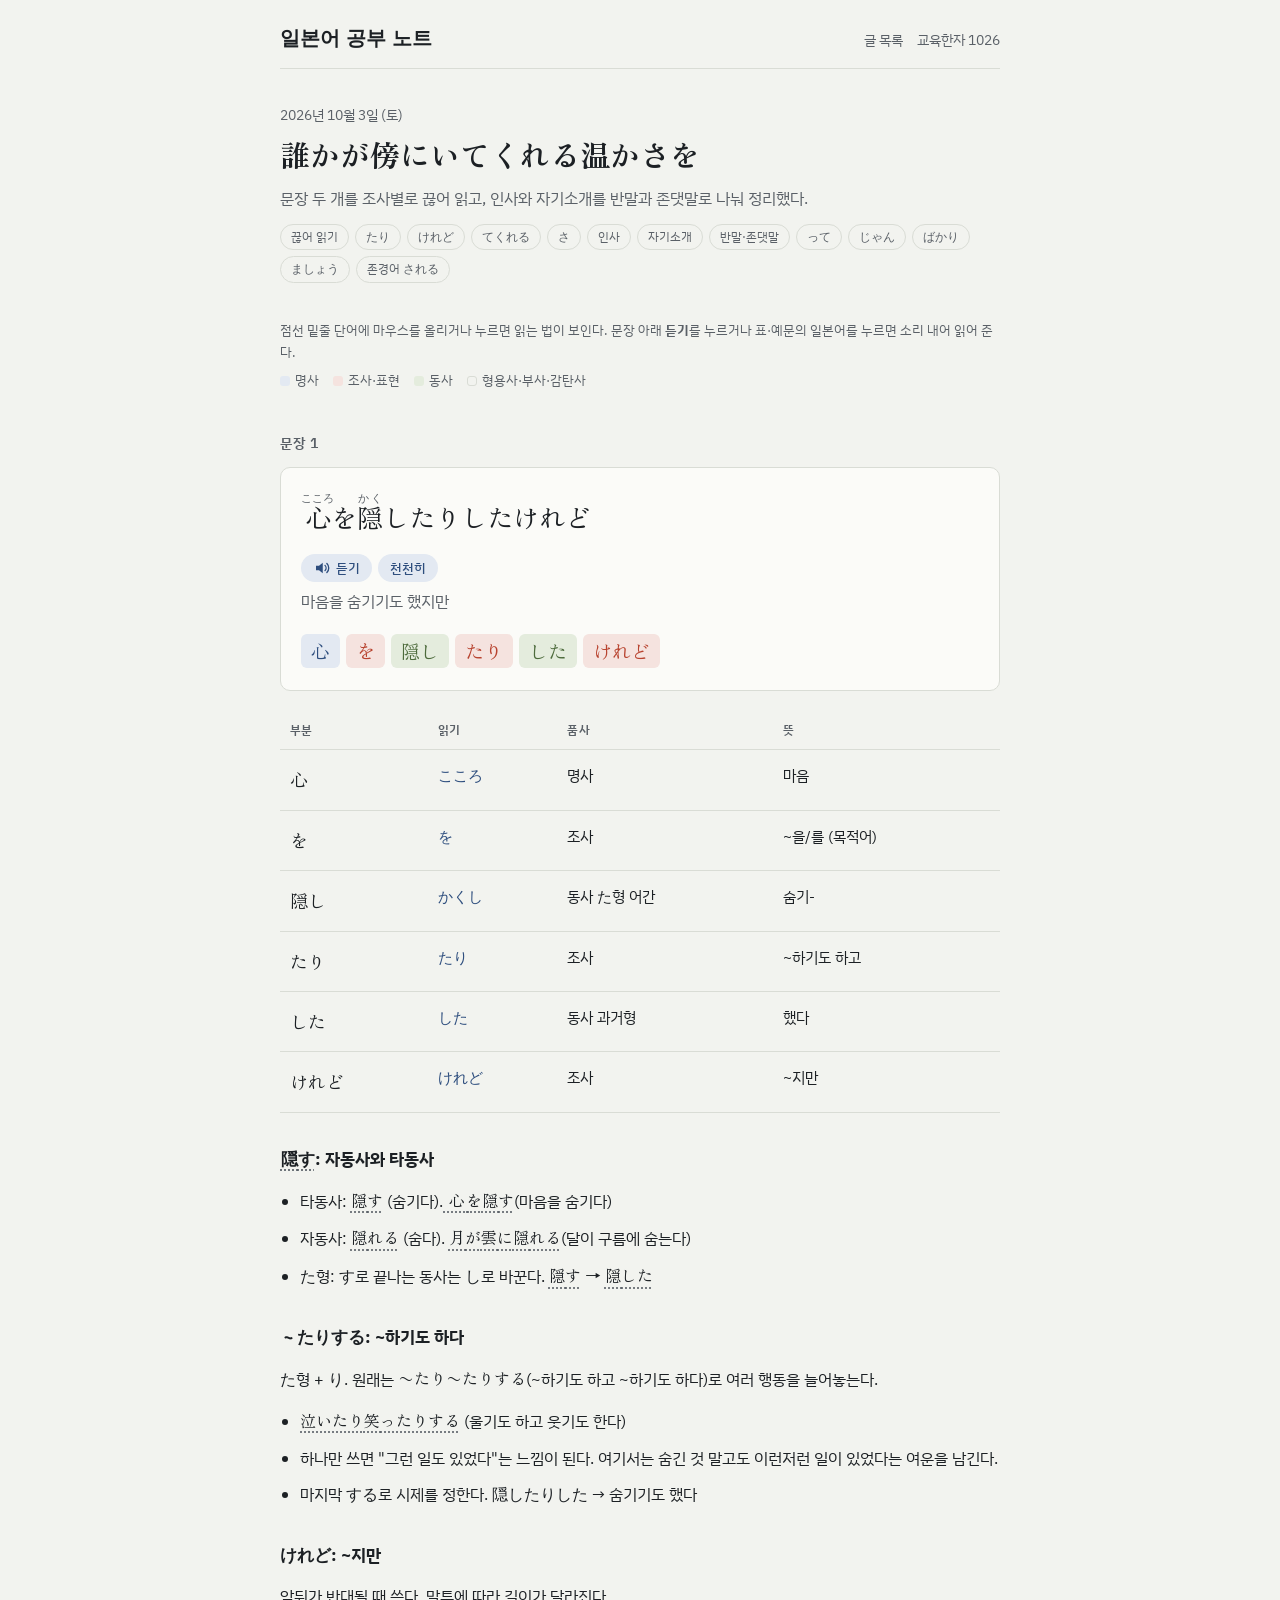
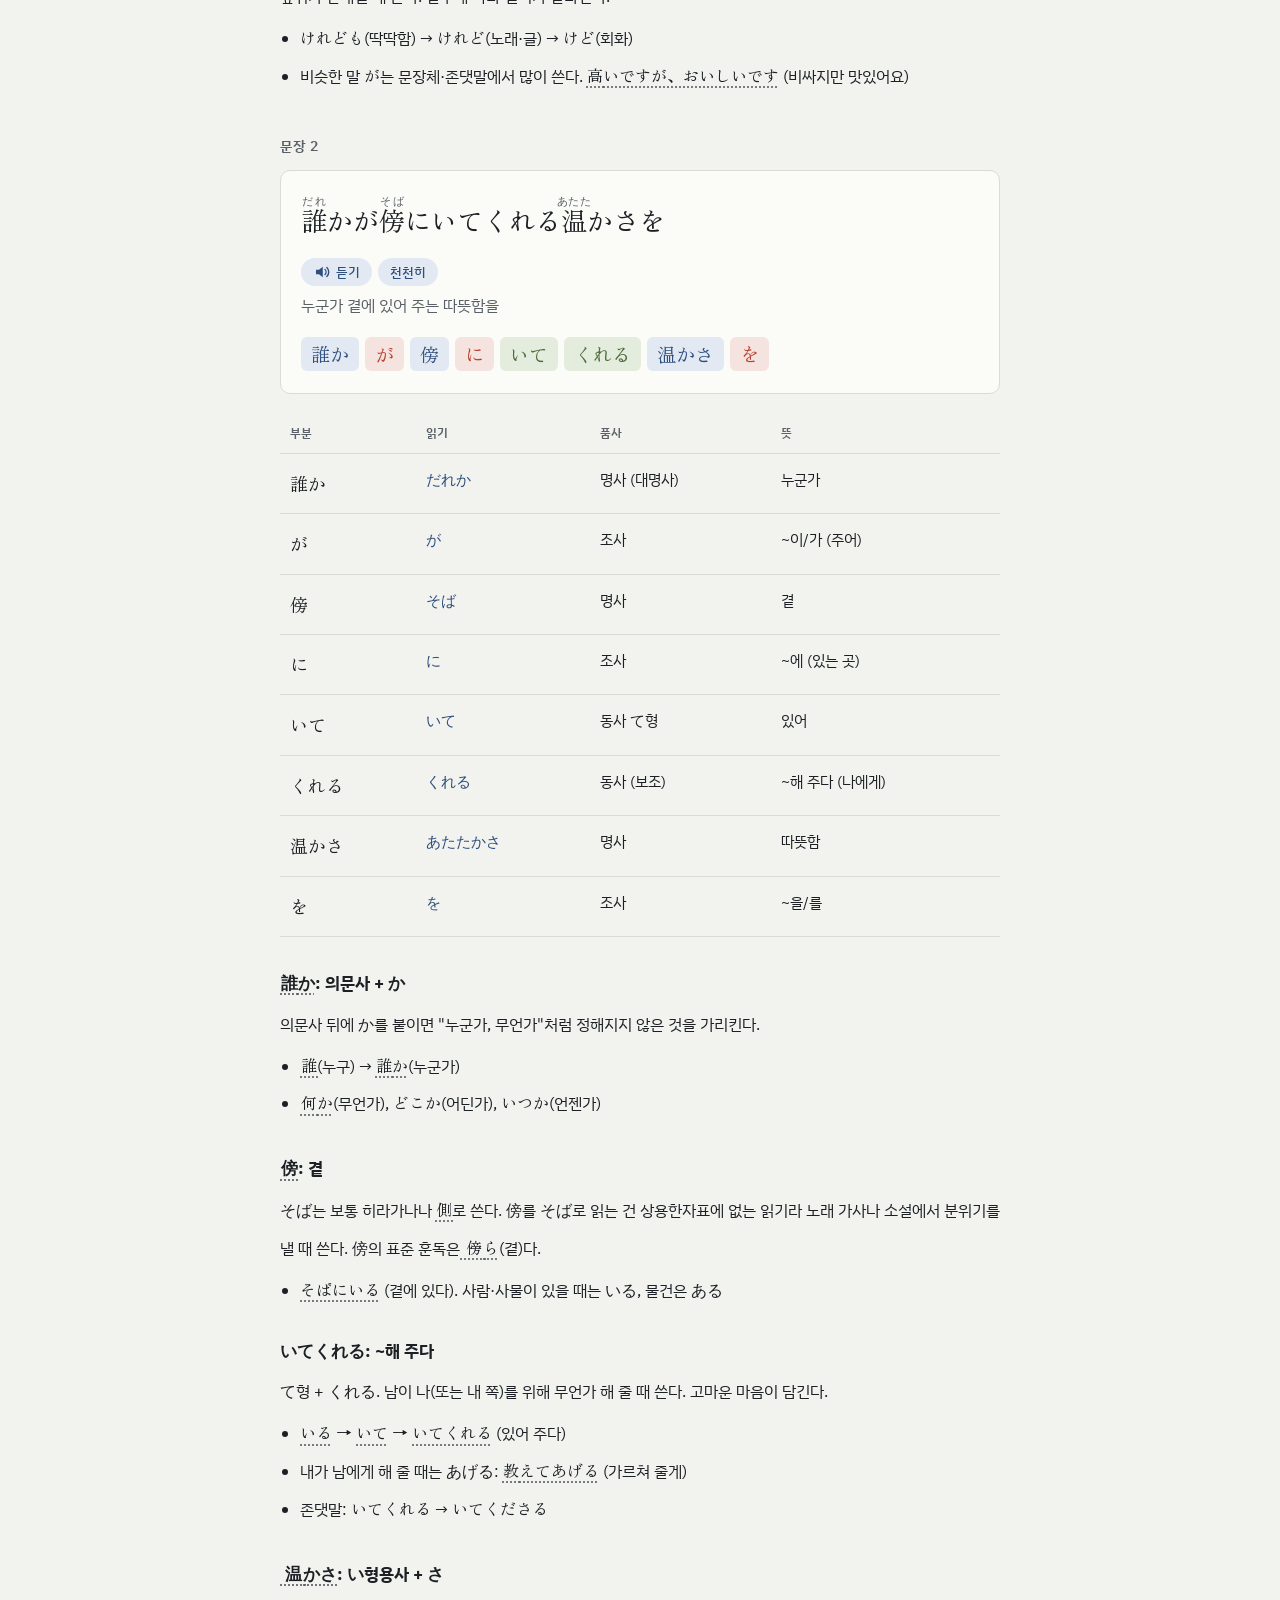
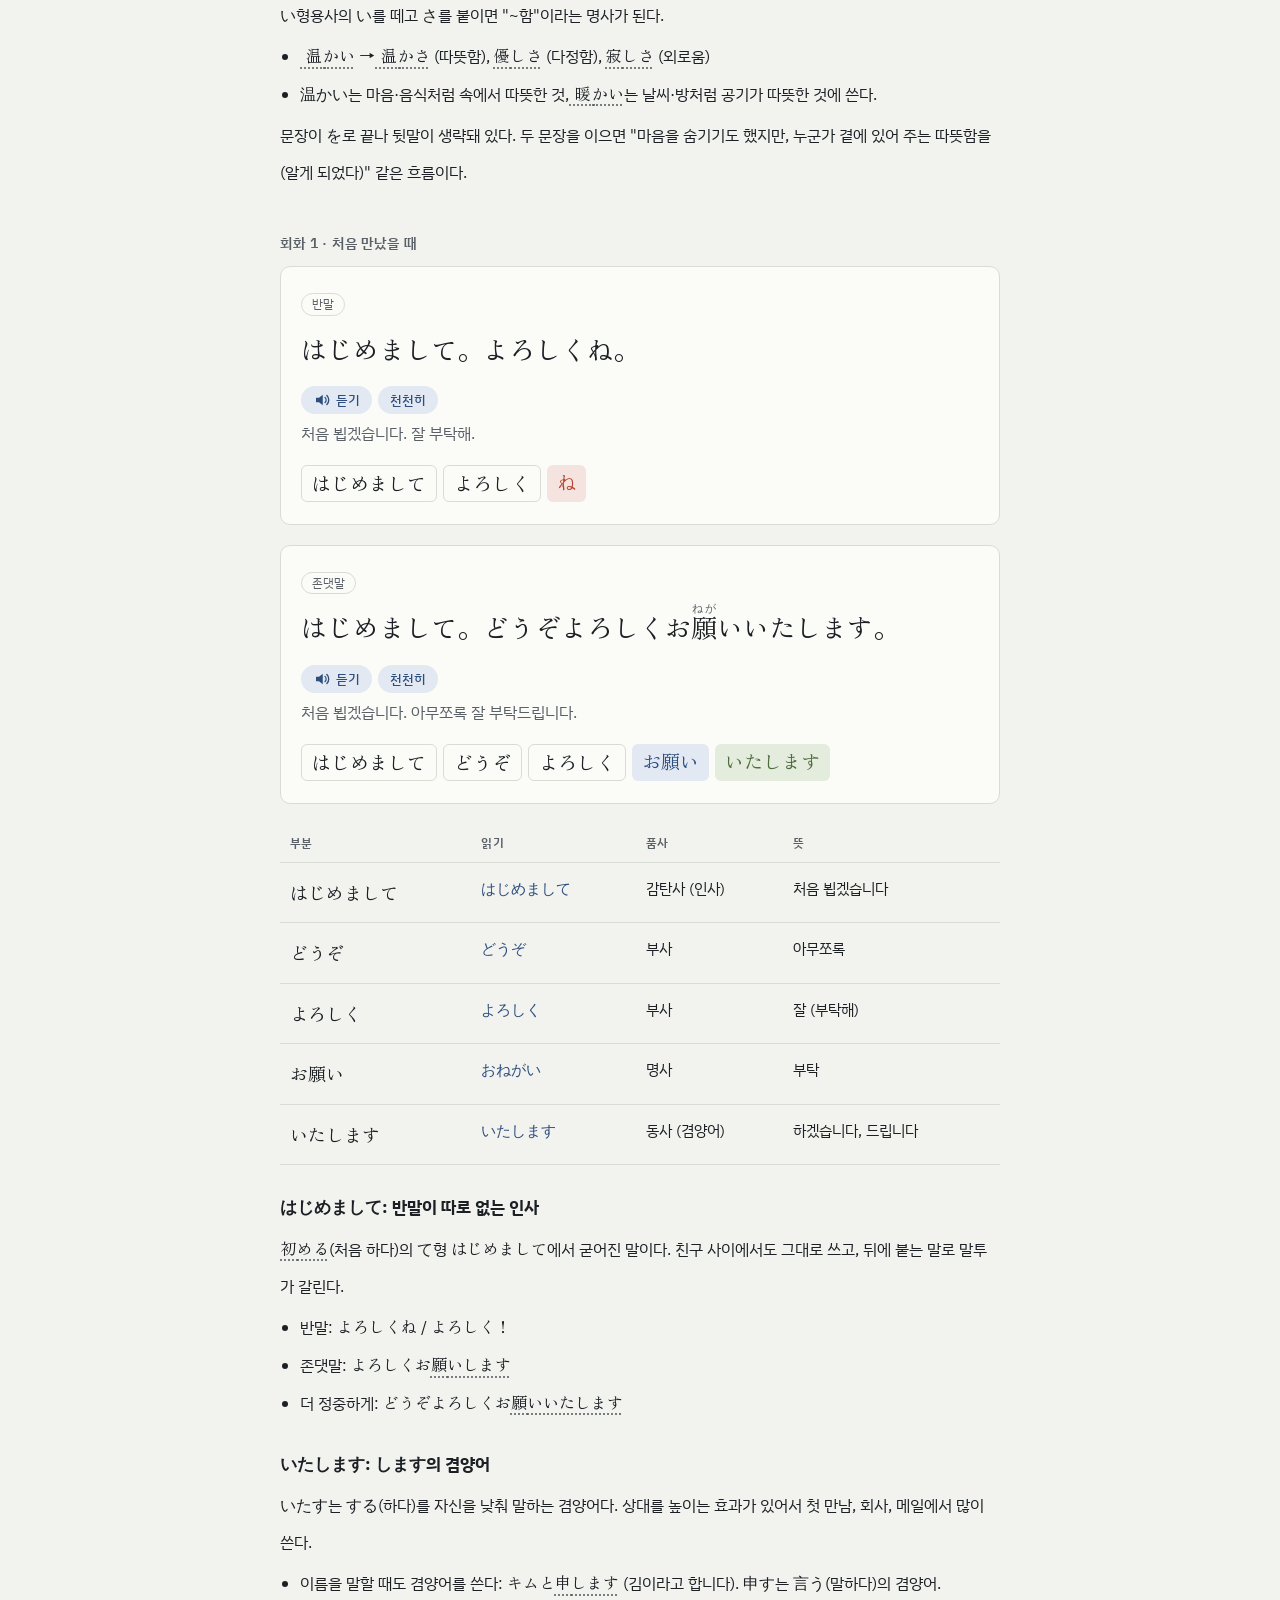
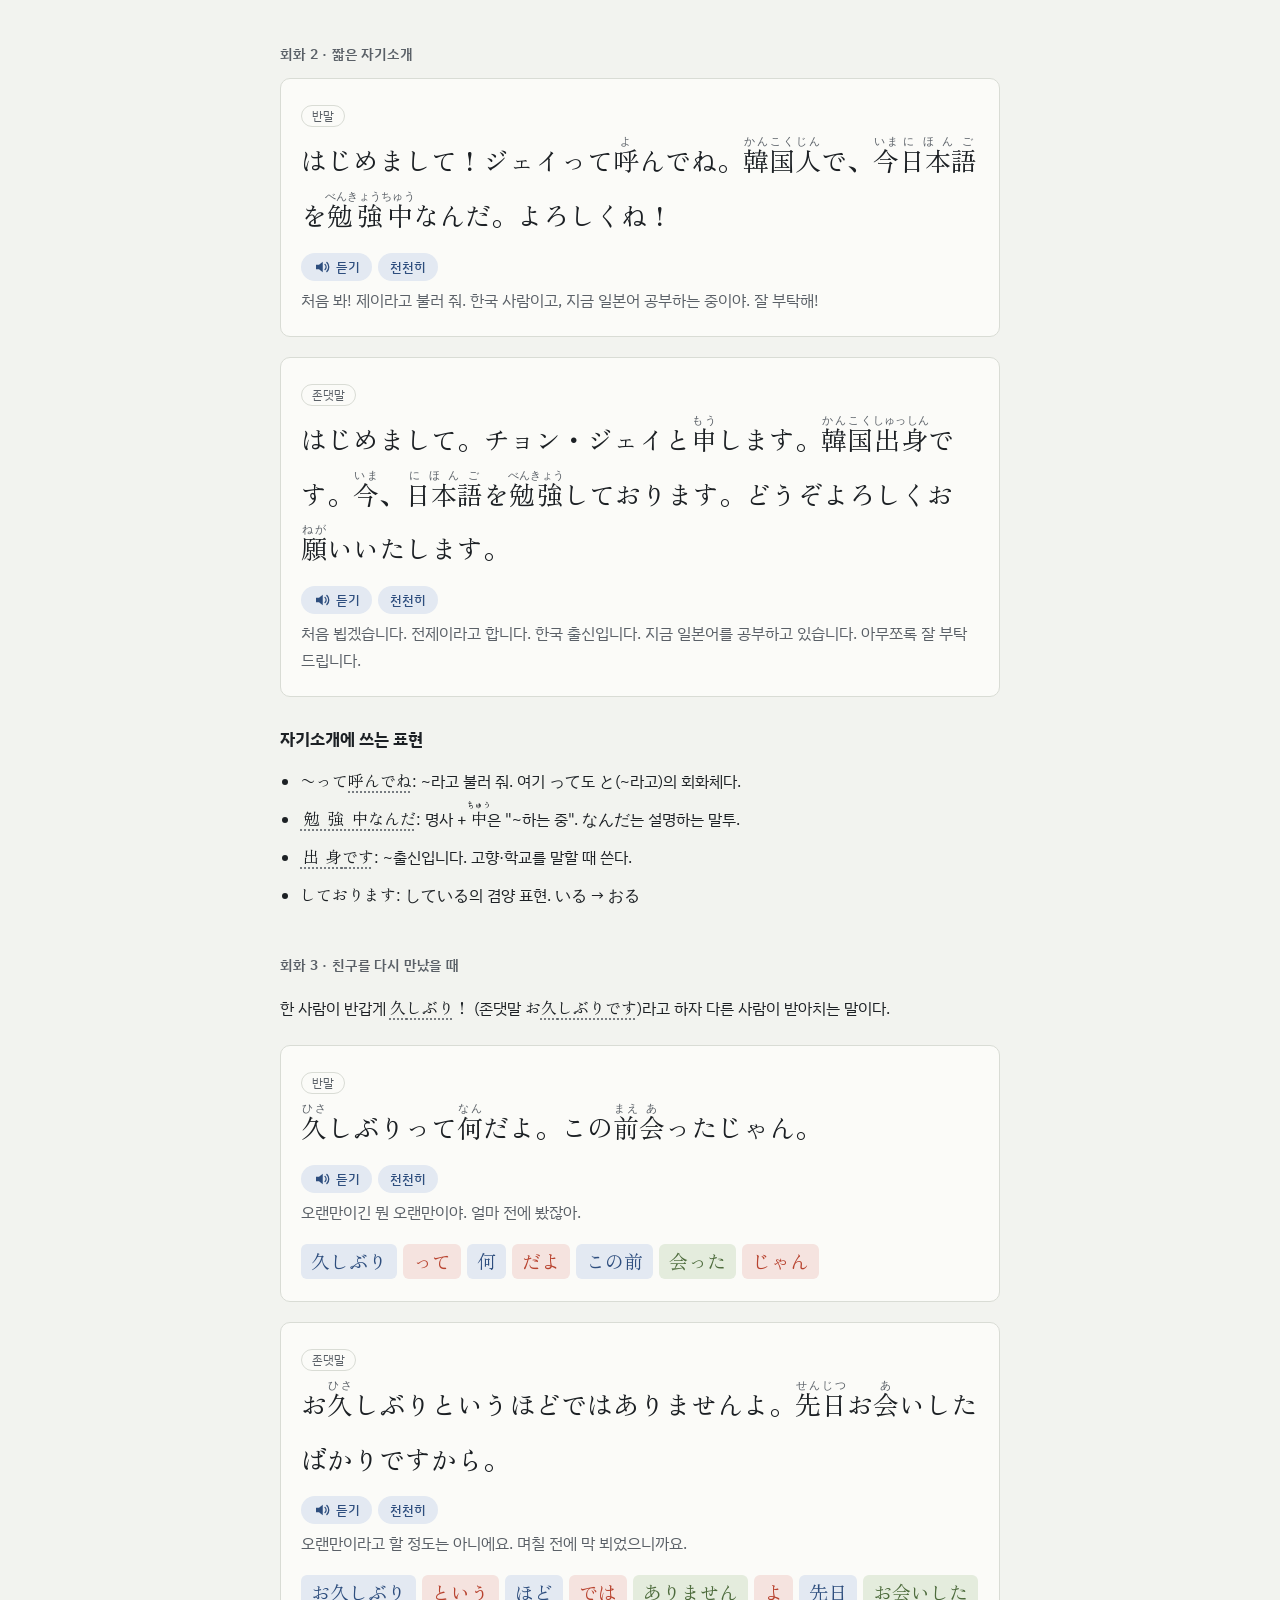
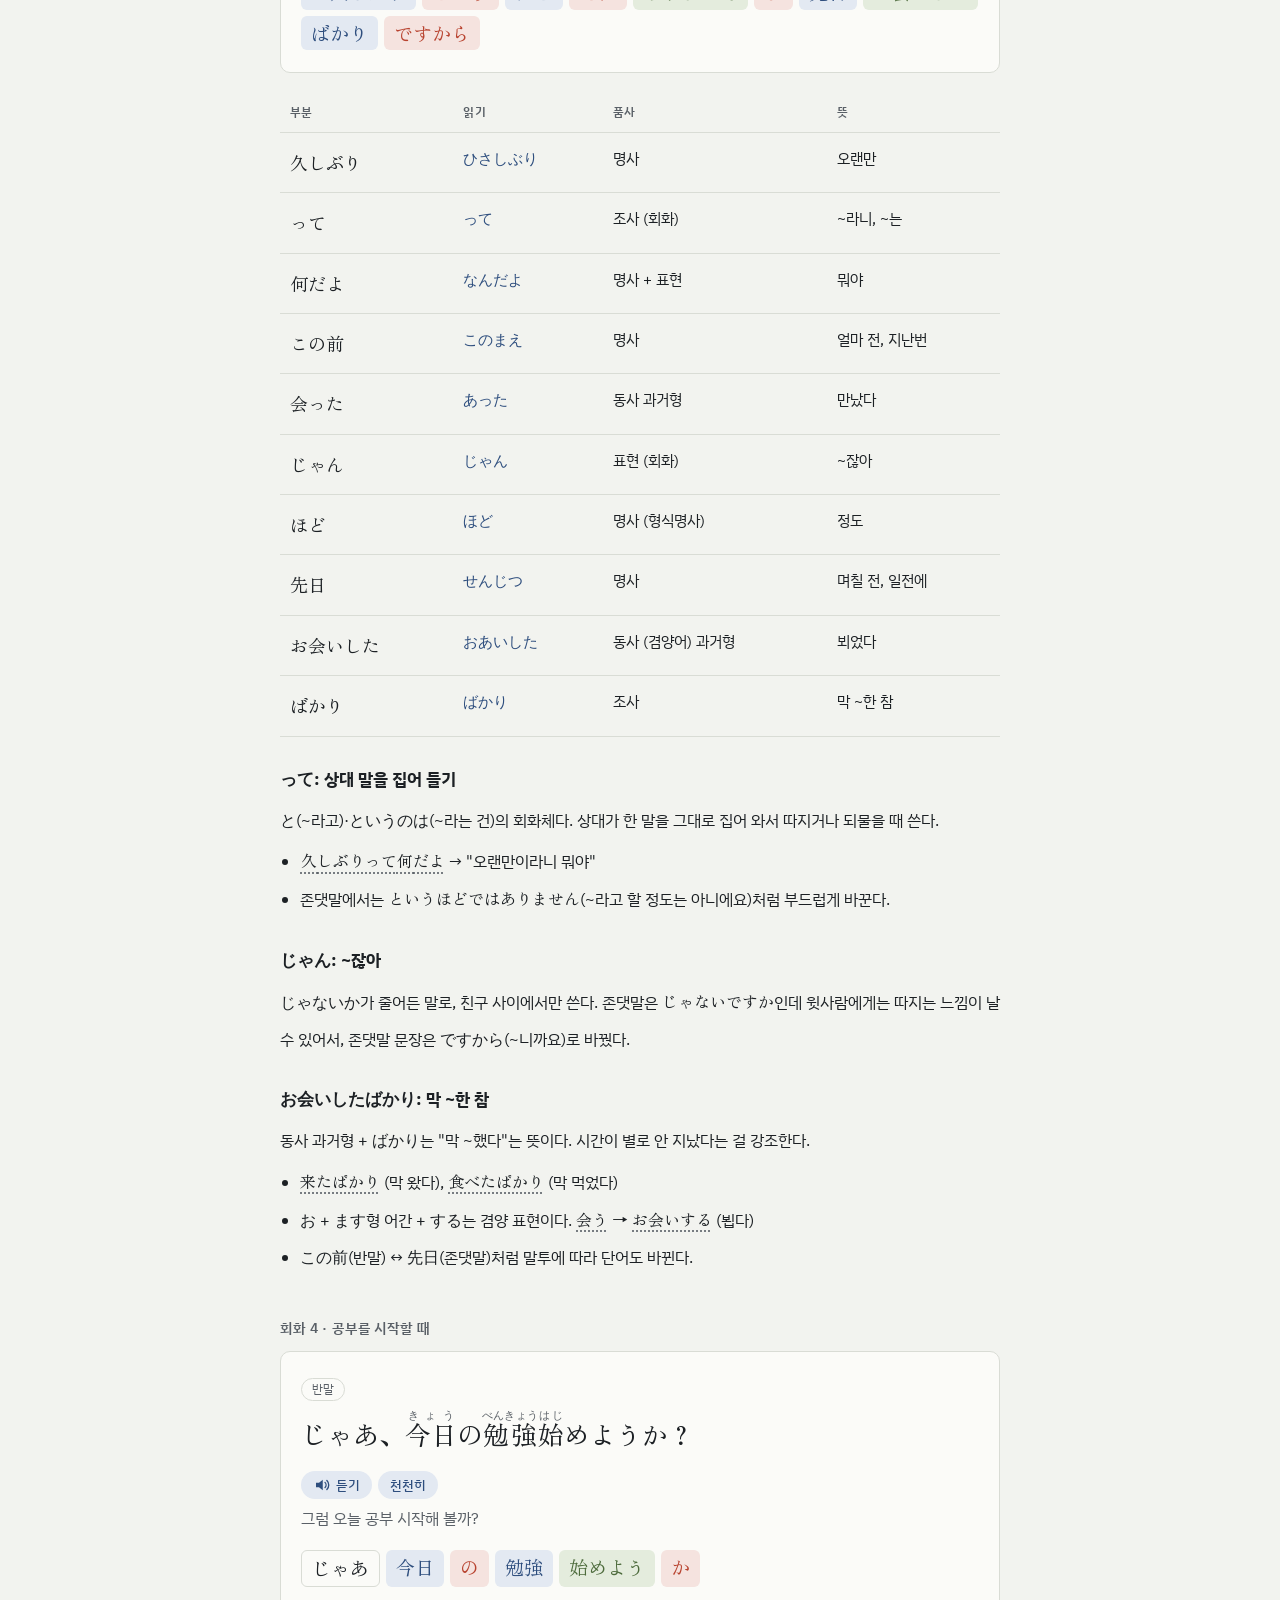
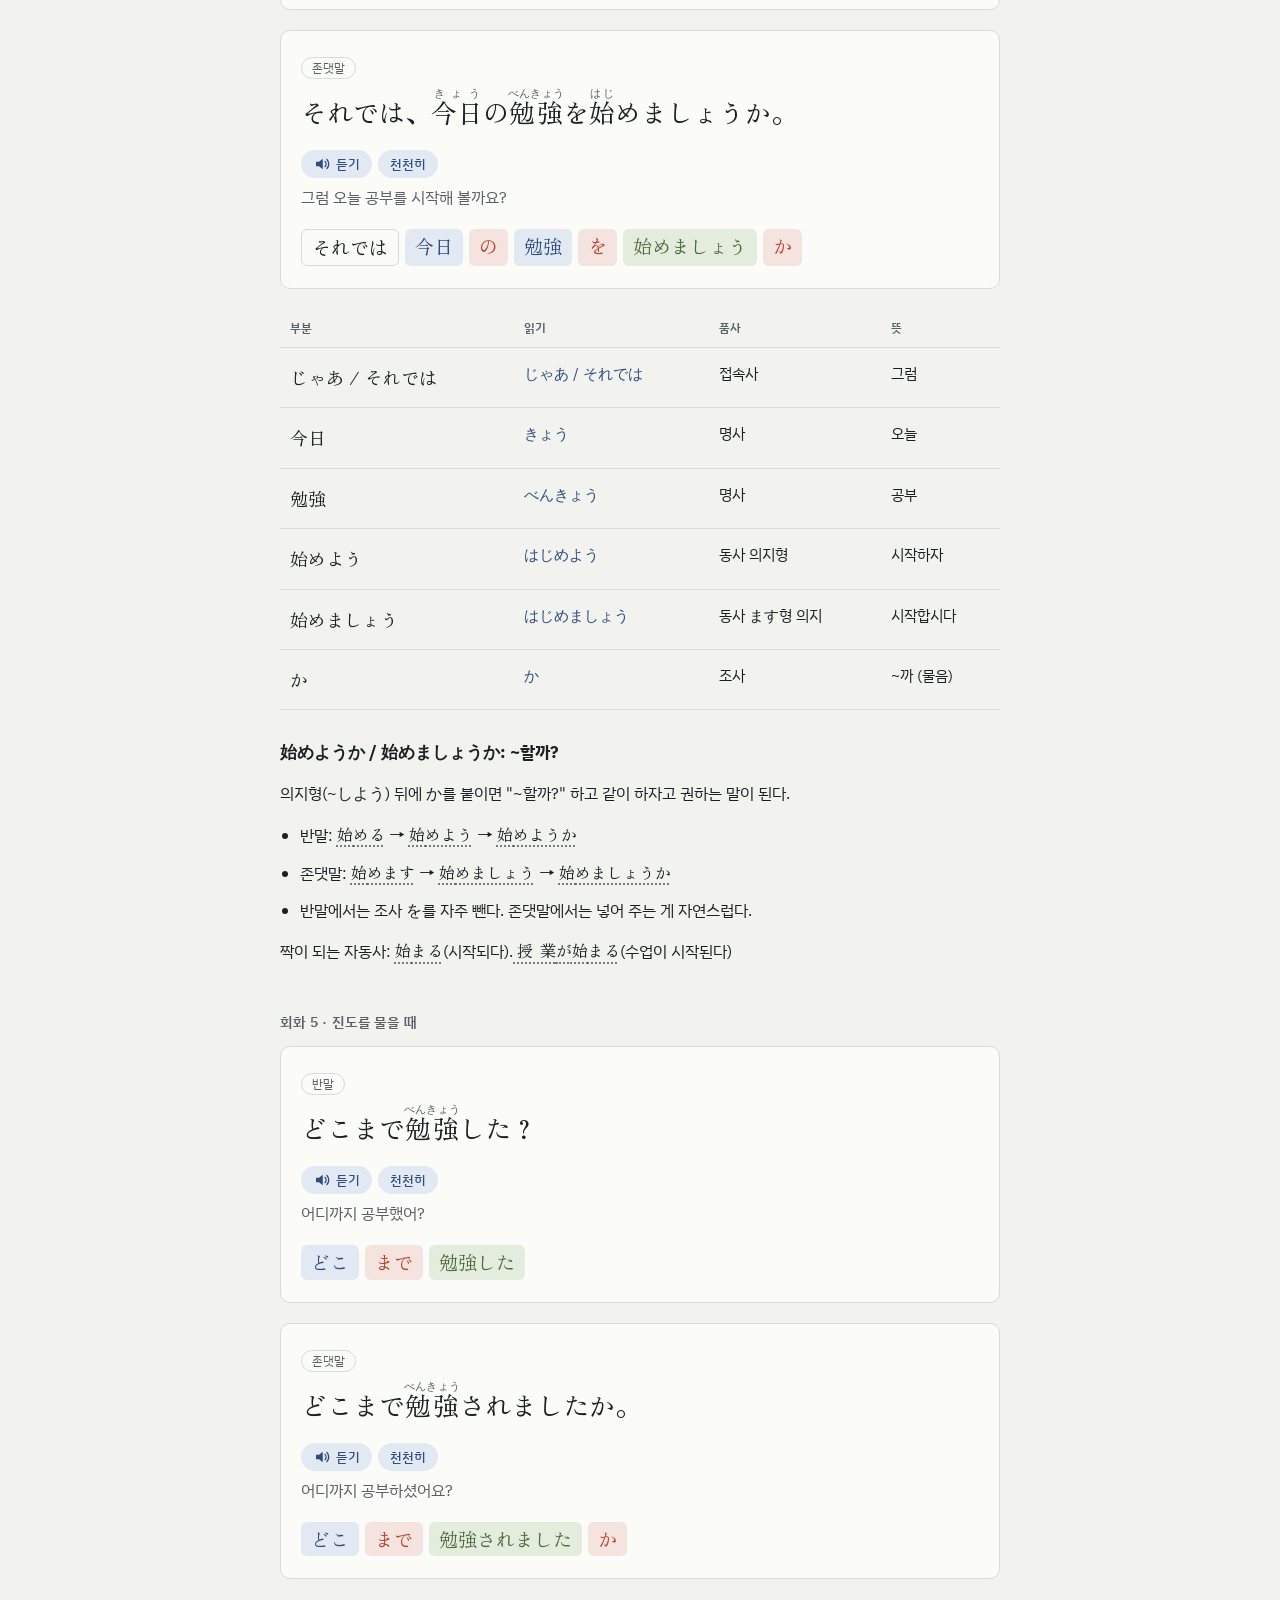
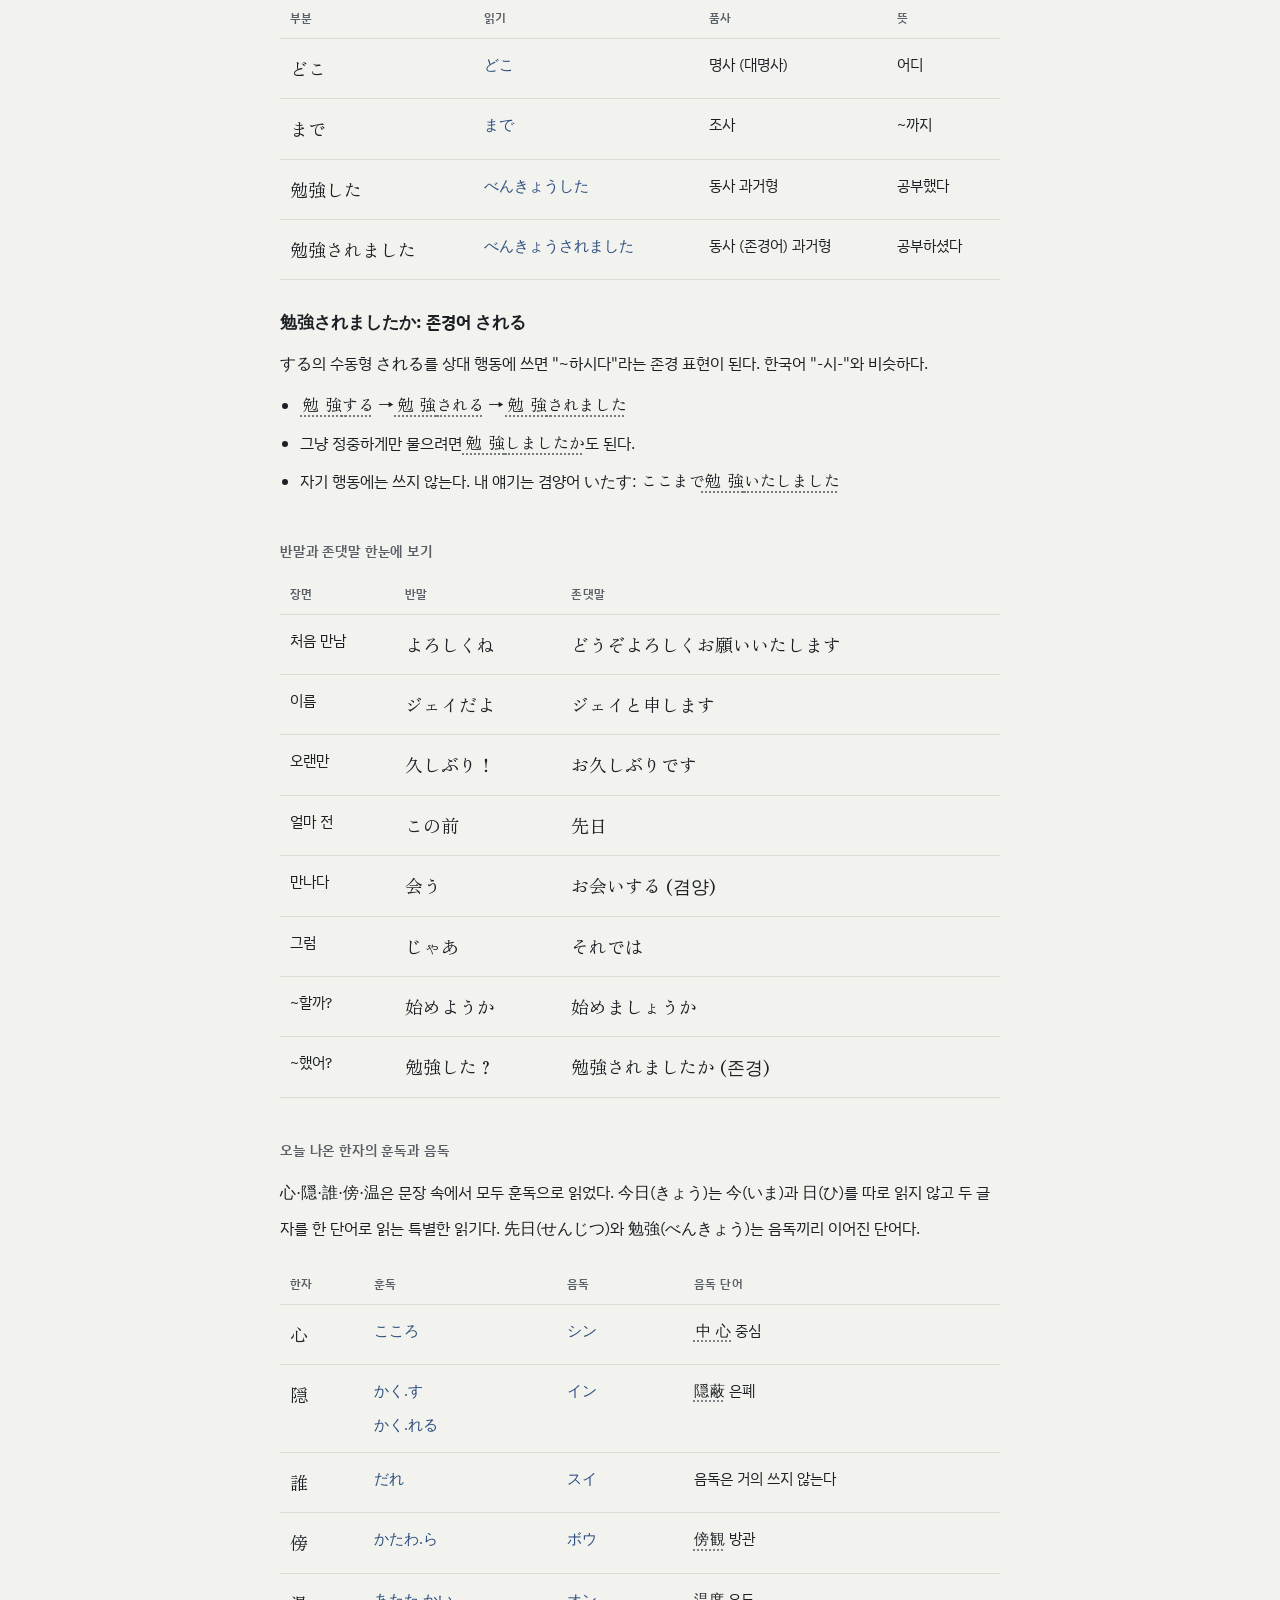
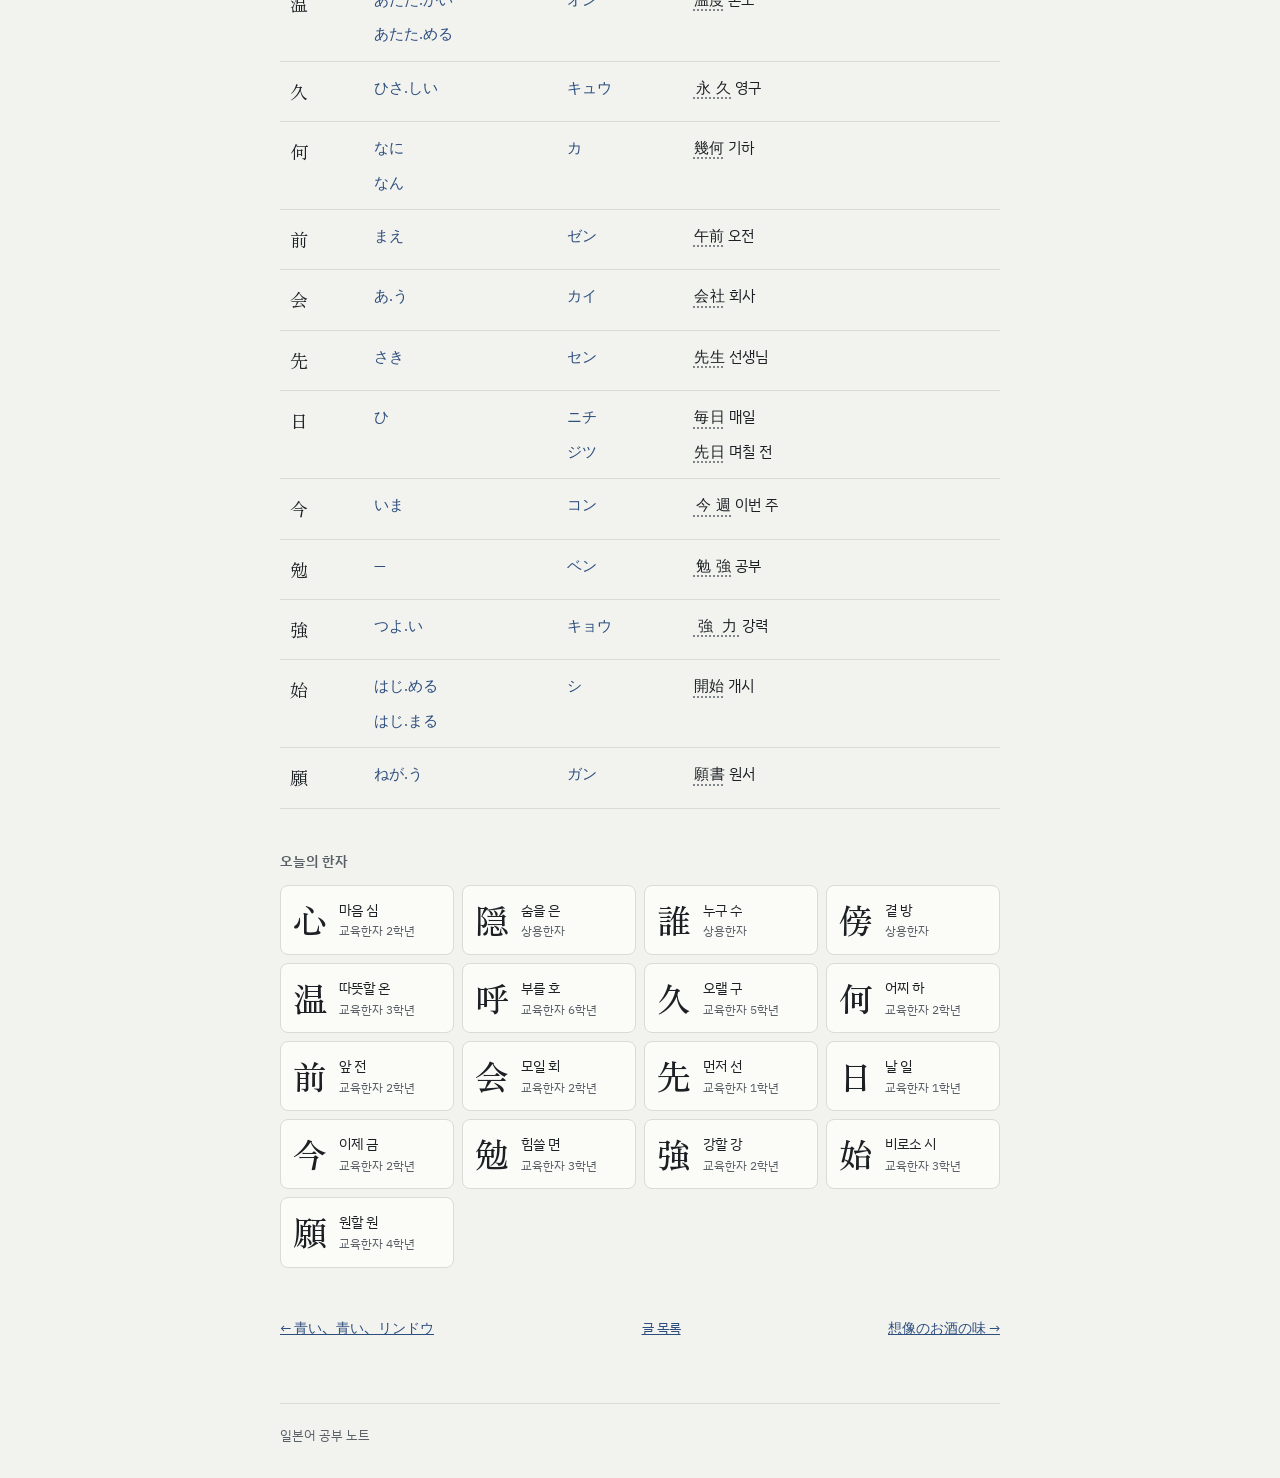
<file: posts/2026-10-03.html>
<!doctype html>
<html lang="ko">
<head>
<meta charset="utf-8">
<meta name="viewport" content="width=device-width,initial-scale=1">
<title>誰かが傍にいてくれる温かさを · 일본어 공부 노트</title>
<meta name="description" content="心を隠したりしたけれど, 誰かが傍にいてくれる温かさを 두 문장을 끊어 읽고, 인사와 자기소개를 반말과 존댓말로 정리했다.">
<link rel="preconnect" href="https://fonts.googleapis.com">
<link rel="preconnect" href="https://fonts.gstatic.com" crossorigin>
<link rel="stylesheet" href="https://fonts.googleapis.com/css2?family=Zen+Old+Mincho:wght@500;700&family=IBM+Plex+Sans+KR:wght@400;500;600&display=swap">
<link rel="stylesheet" href="../style.css">
</head>
<body>
<div class="wrap">
<header class="site">
  <a class="name" href="../">일본어 공부 노트</a>
  <nav><a href="../">글 목록</a><a href="../kanji/">교육한자 1026</a></nav>
</header>

<main>
<article>
  <div class="post-head">
    <time datetime="2026-10-03">2026년 10월 3일 (토)</time>
    <h1>誰かが傍にいてくれる温かさを</h1>
    <p>문장 두 개를 조사별로 끊어 읽고, 인사와 자기소개를 반말과 존댓말로 나눠 정리했다.</p>
    <div class="tags"><span>끊어 읽기</span><span>たり</span><span>けれど</span><span>てくれる</span><span>さ</span><span>인사</span><span>자기소개</span><span>반말·존댓말</span><span>って</span><span>じゃん</span><span>ばかり</span><span>ましょう</span><span>존경어 される</span></div>
  </div>

  <p class="hint-yomi">점선 밑줄 단어에 마우스를 올리거나 누르면 읽는 법이 보인다.</p>
  <p class="legend"><span><i style="background:var(--ai-soft)"></i>명사</span><span><i style="background:var(--shu-soft)"></i>조사·표현</span><span><i style="background:var(--moss-soft)"></i>동사</span><span><i style="border:1px solid var(--line)"></i>형용사·부사·감탄사</span></p>

  <h2>문장 1</h2>
  <div class="sentence">
    <p class="jp"><ruby>心<rt>こころ</rt></ruby>を<ruby>隠<rt>かく</rt></ruby>したりしたけれど</p>
    <p class="ko">마음을 숨기기도 했지만</p>
    <ul class="seg"><li class="n">心</li><li class="p">を</li><li class="v">隠し</li><li class="p">たり</li><li class="v">した</li><li class="p">けれど</li></ul>
  </div>

  <div class="tbl"><table>
    <thead><tr><th>부분</th><th>읽기</th><th>품사</th><th>뜻</th></tr></thead>
    <tbody>
      <tr><td class="w">心</td><td class="r">こころ</td><td>명사</td><td>마음</td></tr>
      <tr><td class="w">を</td><td class="r">を</td><td>조사</td><td>~을/를 (목적어)</td></tr>
      <tr><td class="w">隠し</td><td class="r">かくし</td><td>동사 た형 어간</td><td>숨기-</td></tr>
      <tr><td class="w">たり</td><td class="r">たり</td><td>조사</td><td>~하기도 하고</td></tr>
      <tr><td class="w">した</td><td class="r">した</td><td>동사 과거형</td><td>했다</td></tr>
      <tr><td class="w">けれど</td><td class="r">けれど</td><td>조사</td><td>~지만</td></tr>
    </tbody>
  </table></div>

  <h3><span class="hv" tabindex="0"><ruby>隠<rt>かく</rt></ruby>す</span>: 자동사와 타동사</h3>
  <div class="point">
    <ul>
      <li>타동사: <span class="eg"><span class="hv" tabindex="0"><ruby>隠<rt>かく</rt></ruby>す</span></span> (숨기다). <span class="eg"><span class="hv" tabindex="0"><ruby>心<rt>こころ</rt></ruby>を<ruby>隠<rt>かく</rt></ruby>す</span></span>(마음을 숨기다)</li>
      <li>자동사: <span class="eg"><span class="hv" tabindex="0"><ruby>隠<rt>かく</rt></ruby>れる</span></span> (숨다). <span class="eg"><span class="hv" tabindex="0"><ruby>月<rt>つき</rt></ruby>が<ruby>雲<rt>くも</rt></ruby>に<ruby>隠<rt>かく</rt></ruby>れる</span></span>(달이 구름에 숨는다)</li>
      <li>た형: す로 끝나는 동사는 し로 바꾼다. <span class="eg"><span class="hv" tabindex="0"><ruby>隠<rt>かく</rt></ruby>す</span> → <span class="hv" tabindex="0"><ruby>隠<rt>かく</rt></ruby>した</span></span></li>
    </ul>
  </div>

  <h3>〜たりする: ~하기도 하다</h3>
  <div class="point">
    <p>た형 + り. 원래는 <span class="eg">〜たり〜たりする</span>(~하기도 하고 ~하기도 하다)로 여러 행동을 늘어놓는다.</p>
    <ul>
      <li><span class="eg"><span class="hv" tabindex="0"><ruby>泣<rt>な</rt></ruby>いたり<ruby>笑<rt>わら</rt></ruby>ったりする</span></span> (울기도 하고 웃기도 한다)</li>
      <li>하나만 쓰면 "그런 일도 있었다"는 느낌이 된다. 여기서는 숨긴 것 말고도 이런저런 일이 있었다는 여운을 남긴다.</li>
      <li>마지막 する로 시제를 정한다. 隠したりした → 숨기기도 했다</li>
    </ul>
  </div>

  <h3>けれど: ~지만</h3>
  <div class="point">
    <p>앞뒤가 반대될 때 쓴다. 말투에 따라 길이가 달라진다.</p>
    <ul>
      <li><span class="eg">けれども</span>(딱딱함) → <span class="eg">けれど</span>(노래·글) → <span class="eg">けど</span>(회화)</li>
      <li>비슷한 말 <span class="eg">が</span>는 문장체·존댓말에서 많이 쓴다. <span class="eg"><span class="hv" tabindex="0"><ruby>高<rt>たか</rt></ruby>いですが、おいしいです</span></span> (비싸지만 맛있어요)</li>
    </ul>
  </div>

  <h2>문장 2</h2>
  <div class="sentence">
    <p class="jp"><ruby>誰<rt>だれ</rt></ruby>かが<ruby>傍<rt>そば</rt></ruby>にいてくれる<ruby>温<rt>あたた</rt></ruby>かさを</p>
    <p class="ko">누군가 곁에 있어 주는 따뜻함을</p>
    <ul class="seg"><li class="n">誰か</li><li class="p">が</li><li class="n">傍</li><li class="p">に</li><li class="v">いて</li><li class="v">くれる</li><li class="n">温かさ</li><li class="p">を</li></ul>
  </div>

  <div class="tbl"><table>
    <thead><tr><th>부분</th><th>읽기</th><th>품사</th><th>뜻</th></tr></thead>
    <tbody>
      <tr><td class="w">誰か</td><td class="r">だれか</td><td>명사 (대명사)</td><td>누군가</td></tr>
      <tr><td class="w">が</td><td class="r">が</td><td>조사</td><td>~이/가 (주어)</td></tr>
      <tr><td class="w">傍</td><td class="r">そば</td><td>명사</td><td>곁</td></tr>
      <tr><td class="w">に</td><td class="r">に</td><td>조사</td><td>~에 (있는 곳)</td></tr>
      <tr><td class="w">いて</td><td class="r">いて</td><td>동사 て형</td><td>있어</td></tr>
      <tr><td class="w">くれる</td><td class="r">くれる</td><td>동사 (보조)</td><td>~해 주다 (나에게)</td></tr>
      <tr><td class="w">温かさ</td><td class="r">あたたかさ</td><td>명사</td><td>따뜻함</td></tr>
      <tr><td class="w">を</td><td class="r">を</td><td>조사</td><td>~을/를</td></tr>
    </tbody>
  </table></div>

  <h3><span class="hv" tabindex="0"><ruby>誰<rt>だれ</rt></ruby>か</span>: 의문사 + か</h3>
  <div class="point">
    <p>의문사 뒤에 か를 붙이면 "누군가, 무언가"처럼 정해지지 않은 것을 가리킨다.</p>
    <ul>
      <li><span class="eg"><span class="hv" tabindex="0"><ruby>誰<rt>だれ</rt></ruby></span></span>(누구) → <span class="eg"><span class="hv" tabindex="0"><ruby>誰<rt>だれ</rt></ruby>か</span></span>(누군가)</li>
      <li><span class="eg"><span class="hv" tabindex="0"><ruby>何<rt>なに</rt></ruby>か</span></span>(무언가), <span class="eg">どこか</span>(어딘가), <span class="eg">いつか</span>(언젠가)</li>
    </ul>
  </div>

  <h3><span class="hv" tabindex="0"><ruby>傍<rt>そば</rt></ruby></span>: 곁</h3>
  <div class="point">
    <p>そば는 보통 히라가나나 <span class="eg"><span class="hv" tabindex="0"><ruby>側<rt>そば</rt></ruby></span></span>로 쓴다. 傍를 そば로 읽는 건 상용한자표에 없는 읽기라 노래 가사나 소설에서 분위기를 낼 때 쓴다. 傍의 표준 훈독은 <span class="eg"><span class="hv" tabindex="0"><ruby>傍<rt>かたわ</rt></ruby>ら</span></span>(곁)다.</p>
    <ul><li><span class="eg"><span class="hv" tabindex="0">そばにいる</span></span> (곁에 있다). 사람·사물이 있을 때는 いる, 물건은 ある</li></ul>
  </div>

  <h3>いてくれる: ~해 주다</h3>
  <div class="point">
    <p>て형 + くれる. 남이 나(또는 내 쪽)를 위해 무언가 해 줄 때 쓴다. 고마운 마음이 담긴다.</p>
    <ul>
      <li><span class="eg"><span class="hv" tabindex="0">いる</span> → <span class="hv" tabindex="0">いて</span> → <span class="hv" tabindex="0">いてくれる</span></span> (있어 주다)</li>
      <li>내가 남에게 해 줄 때는 あげる: <span class="eg"><span class="hv" tabindex="0"><ruby>教<rt>おし</rt></ruby>えてあげる</span></span> (가르쳐 줄게)</li>
      <li>존댓말: <span class="eg">いてくれる</span> → <span class="eg">いてくださる</span></li>
    </ul>
  </div>

  <h3><span class="hv" tabindex="0"><ruby>温<rt>あたた</rt></ruby>かさ</span>: い형용사 + さ</h3>
  <div class="point">
    <p>い형용사의 い를 떼고 さ를 붙이면 "~함"이라는 명사가 된다.</p>
    <ul>
      <li><span class="eg"><span class="hv" tabindex="0"><ruby>温<rt>あたた</rt></ruby>かい</span> → <span class="hv" tabindex="0"><ruby>温<rt>あたた</rt></ruby>かさ</span></span> (따뜻함), <span class="eg"><span class="hv" tabindex="0"><ruby>優<rt>やさ</rt></ruby>しさ</span></span> (다정함), <span class="eg"><span class="hv" tabindex="0"><ruby>寂<rt>さび</rt></ruby>しさ</span></span> (외로움)</li>
      <li>温かい는 마음·음식처럼 속에서 따뜻한 것, <span class="eg"><span class="hv" tabindex="0"><ruby>暖<rt>あたた</rt></ruby>かい</span></span>는 날씨·방처럼 공기가 따뜻한 것에 쓴다.</li>
    </ul>
    <p>문장이 を로 끝나 뒷말이 생략돼 있다. 두 문장을 이으면 "마음을 숨기기도 했지만, 누군가 곁에 있어 주는 따뜻함을 (알게 되었다)" 같은 흐름이다.</p>
  </div>

  <h2>회화 1 · 처음 만났을 때</h2>
  <div class="sentence">
    <span class="lv">반말</span>
    <p class="jp">はじめまして。よろしくね。</p>
    <p class="ko">처음 뵙겠습니다. 잘 부탁해.</p>
    <ul class="seg"><li class="a">はじめまして</li><li class="a">よろしく</li><li class="p">ね</li></ul>
  </div>
  <div class="sentence">
    <span class="lv">존댓말</span>
    <p class="jp">はじめまして。どうぞよろしくお<ruby>願<rt>ねが</rt></ruby>いいたします。</p>
    <p class="ko">처음 뵙겠습니다. 아무쪼록 잘 부탁드립니다.</p>
    <ul class="seg"><li class="a">はじめまして</li><li class="a">どうぞ</li><li class="a">よろしく</li><li class="n">お願い</li><li class="v">いたします</li></ul>
  </div>

  <div class="tbl"><table>
    <thead><tr><th>부분</th><th>읽기</th><th>품사</th><th>뜻</th></tr></thead>
    <tbody>
      <tr><td class="w">はじめまして</td><td class="r">はじめまして</td><td>감탄사 (인사)</td><td>처음 뵙겠습니다</td></tr>
      <tr><td class="w">どうぞ</td><td class="r">どうぞ</td><td>부사</td><td>아무쪼록</td></tr>
      <tr><td class="w">よろしく</td><td class="r">よろしく</td><td>부사</td><td>잘 (부탁해)</td></tr>
      <tr><td class="w">お願い</td><td class="r">おねがい</td><td>명사</td><td>부탁</td></tr>
      <tr><td class="w">いたします</td><td class="r">いたします</td><td>동사 (겸양어)</td><td>하겠습니다, 드립니다</td></tr>
    </tbody>
  </table></div>

  <h3>はじめまして: 반말이 따로 없는 인사</h3>
  <div class="point">
    <p><span class="eg"><span class="hv" tabindex="0"><ruby>初<rt>はじ</rt></ruby>める</span></span>(처음 하다)의 て형 <span class="eg">はじめまして</span>에서 굳어진 말이다. 친구 사이에서도 그대로 쓰고, 뒤에 붙는 말로 말투가 갈린다.</p>
    <ul>
      <li>반말: <span class="eg">よろしくね</span> / <span class="eg">よろしく！</span></li>
      <li>존댓말: <span class="eg">よろしくお<span class="hv" tabindex="0"><ruby>願<rt>ねが</rt></ruby>いします</span></span></li>
      <li>더 정중하게: <span class="eg">どうぞよろしくお<span class="hv" tabindex="0"><ruby>願<rt>ねが</rt></ruby>いいたします</span></span></li>
    </ul>
  </div>

  <h3>いたします: します의 겸양어</h3>
  <div class="point">
    <p>いたす는 する(하다)를 자신을 낮춰 말하는 겸양어다. 상대를 높이는 효과가 있어서 첫 만남, 회사, 메일에서 많이 쓴다.</p>
    <ul>
      <li>이름을 말할 때도 겸양어를 쓴다: <span class="eg">キムと<span class="hv" tabindex="0"><ruby>申<rt>もう</rt></ruby>します</span></span> (김이라고 합니다). 申す는 言う(말하다)의 겸양어.</li>
    </ul>
  </div>

  <h2>회화 2 · 짧은 자기소개</h2>
  <div class="sentence">
    <span class="lv">반말</span>
    <p class="jp">はじめまして！ジェイって<ruby>呼<rt>よ</rt></ruby>んでね。<ruby>韓国人<rt>かんこくじん</rt></ruby>で、<ruby>今<rt>いま</rt></ruby><ruby>日本語<rt>にほんご</rt></ruby>を<ruby>勉強中<rt>べんきょうちゅう</rt></ruby>なんだ。よろしくね！</p>
    <p class="ko">처음 봐! 제이라고 불러 줘. 한국 사람이고, 지금 일본어 공부하는 중이야. 잘 부탁해!</p>
  </div>
  <div class="sentence">
    <span class="lv">존댓말</span>
    <p class="jp">はじめまして。チョン・ジェイと<ruby>申<rt>もう</rt></ruby>します。<ruby>韓国<rt>かんこく</rt></ruby><ruby>出身<rt>しゅっしん</rt></ruby>です。<ruby>今<rt>いま</rt></ruby>、<ruby>日本語<rt>にほんご</rt></ruby>を<ruby>勉強<rt>べんきょう</rt></ruby>しております。どうぞよろしくお<ruby>願<rt>ねが</rt></ruby>いいたします。</p>
    <p class="ko">처음 뵙겠습니다. 전제이라고 합니다. 한국 출신입니다. 지금 일본어를 공부하고 있습니다. 아무쪼록 잘 부탁드립니다.</p>
  </div>

  <h3>자기소개에 쓰는 표현</h3>
  <div class="point">
    <ul>
      <li><span class="eg">〜って<span class="hv" tabindex="0"><ruby>呼<rt>よ</rt></ruby>んでね</span></span>: ~라고 불러 줘. 여기 って도 と(~라고)의 회화체다.</li>
      <li><span class="eg"><span class="hv" tabindex="0"><ruby>勉強中<rt>べんきょうちゅう</rt></ruby>なんだ</span></span>: 명사 + <span class="eg"><ruby>中<rt>ちゅう</rt></ruby></span>은 "~하는 중". なんだ는 설명하는 말투.</li>
      <li><span class="eg"><span class="hv" tabindex="0"><ruby>出身<rt>しゅっしん</rt></ruby>です</span></span>: ~출신입니다. 고향·학교를 말할 때 쓴다.</li>
      <li><span class="eg">しております</span>: している의 겸양 표현. いる → おる</li>
    </ul>
  </div>

  <h2>회화 3 · 친구를 다시 만났을 때</h2>
  <div class="point"><p>한 사람이 반갑게 <span class="eg"><span class="hv" tabindex="0"><ruby>久<rt>ひさ</rt></ruby>しぶり</span>！</span> (존댓말 <span class="eg">お<span class="hv" tabindex="0"><ruby>久<rt>ひさ</rt></ruby>しぶりです</span></span>)라고 하자 다른 사람이 받아치는 말이다.</p></div>
  <div class="sentence">
    <span class="lv">반말</span>
    <p class="jp"><ruby>久<rt>ひさ</rt></ruby>しぶりって<ruby>何<rt>なん</rt></ruby>だよ。この<ruby>前<rt>まえ</rt></ruby><ruby>会<rt>あ</rt></ruby>ったじゃん。</p>
    <p class="ko">오랜만이긴 뭔 오랜만이야. 얼마 전에 봤잖아.</p>
    <ul class="seg"><li class="n">久しぶり</li><li class="p">って</li><li class="n">何</li><li class="p">だよ</li><li class="n">この前</li><li class="v">会った</li><li class="p">じゃん</li></ul>
  </div>
  <div class="sentence">
    <span class="lv">존댓말</span>
    <p class="jp">お<ruby>久<rt>ひさ</rt></ruby>しぶりというほどではありませんよ。<ruby>先日<rt>せんじつ</rt></ruby>お<ruby>会<rt>あ</rt></ruby>いしたばかりですから。</p>
    <p class="ko">오랜만이라고 할 정도는 아니에요. 며칠 전에 막 뵈었으니까요.</p>
    <ul class="seg"><li class="n">お久しぶり</li><li class="p">という</li><li class="n">ほど</li><li class="p">では</li><li class="v">ありません</li><li class="p">よ</li><li class="n">先日</li><li class="v">お会いした</li><li class="n">ばかり</li><li class="p">ですから</li></ul>
  </div>

  <div class="tbl"><table>
    <thead><tr><th>부분</th><th>읽기</th><th>품사</th><th>뜻</th></tr></thead>
    <tbody>
      <tr><td class="w">久しぶり</td><td class="r">ひさしぶり</td><td>명사</td><td>오랜만</td></tr>
      <tr><td class="w">って</td><td class="r">って</td><td>조사 (회화)</td><td>~라니, ~는</td></tr>
      <tr><td class="w">何だよ</td><td class="r">なんだよ</td><td>명사 + 표현</td><td>뭐야</td></tr>
      <tr><td class="w">この前</td><td class="r">このまえ</td><td>명사</td><td>얼마 전, 지난번</td></tr>
      <tr><td class="w">会った</td><td class="r">あった</td><td>동사 과거형</td><td>만났다</td></tr>
      <tr><td class="w">じゃん</td><td class="r">じゃん</td><td>표현 (회화)</td><td>~잖아</td></tr>
      <tr><td class="w">ほど</td><td class="r">ほど</td><td>명사 (형식명사)</td><td>정도</td></tr>
      <tr><td class="w">先日</td><td class="r">せんじつ</td><td>명사</td><td>며칠 전, 일전에</td></tr>
      <tr><td class="w">お会いした</td><td class="r">おあいした</td><td>동사 (겸양어) 과거형</td><td>뵈었다</td></tr>
      <tr><td class="w">ばかり</td><td class="r">ばかり</td><td>조사</td><td>막 ~한 참</td></tr>
    </tbody>
  </table></div>

  <h3>って: 상대 말을 집어 들기</h3>
  <div class="point">
    <p>と(~라고)·というのは(~라는 건)의 회화체다. 상대가 한 말을 그대로 집어 와서 따지거나 되물을 때 쓴다.</p>
    <ul>
      <li><span class="eg"><span class="hv" tabindex="0"><ruby>久<rt>ひさ</rt></ruby>しぶりって<ruby>何<rt>なん</rt></ruby>だよ</span></span> → "오랜만이라니 뭐야"</li>
      <li>존댓말에서는 <span class="eg">というほどではありません</span>(~라고 할 정도는 아니에요)처럼 부드럽게 바꾼다.</li>
    </ul>
  </div>

  <h3>じゃん: ~잖아</h3>
  <div class="point">
    <p>じゃないか가 줄어든 말로, 친구 사이에서만 쓴다. 존댓말은 <span class="eg">じゃないですか</span>인데 윗사람에게는 따지는 느낌이 날 수 있어서, 존댓말 문장은 ですから(~니까요)로 바꿨다.</p>
  </div>

  <h3>お会いしたばかり: 막 ~한 참</h3>
  <div class="point">
    <p>동사 과거형 + ばかり는 "막 ~했다"는 뜻이다. 시간이 별로 안 지났다는 걸 강조한다.</p>
    <ul>
      <li><span class="eg"><span class="hv" tabindex="0"><ruby>来<rt>き</rt></ruby>たばかり</span></span> (막 왔다), <span class="eg"><span class="hv" tabindex="0"><ruby>食<rt>た</rt></ruby>べたばかり</span></span> (막 먹었다)</li>
      <li>お + ます형 어간 + する는 겸양 표현이다. <span class="eg"><span class="hv" tabindex="0"><ruby>会<rt>あ</rt></ruby>う</span> → <span class="hv" tabindex="0">お<ruby>会<rt>あ</rt></ruby>いする</span></span> (뵙다)</li>
      <li>この前(반말) ↔ 先日(존댓말)처럼 말투에 따라 단어도 바뀐다.</li>
    </ul>
  </div>

  <h2>회화 4 · 공부를 시작할 때</h2>
  <div class="sentence">
    <span class="lv">반말</span>
    <p class="jp">じゃあ、<ruby>今日<rt>きょう</rt></ruby>の<ruby>勉強<rt>べんきょう</rt></ruby><ruby>始<rt>はじ</rt></ruby>めようか？</p>
    <p class="ko">그럼 오늘 공부 시작해 볼까?</p>
    <ul class="seg"><li class="a">じゃあ</li><li class="n">今日</li><li class="p">の</li><li class="n">勉強</li><li class="v">始めよう</li><li class="p">か</li></ul>
  </div>
  <div class="sentence">
    <span class="lv">존댓말</span>
    <p class="jp">それでは、<ruby>今日<rt>きょう</rt></ruby>の<ruby>勉強<rt>べんきょう</rt></ruby>を<ruby>始<rt>はじ</rt></ruby>めましょうか。</p>
    <p class="ko">그럼 오늘 공부를 시작해 볼까요?</p>
    <ul class="seg"><li class="a">それでは</li><li class="n">今日</li><li class="p">の</li><li class="n">勉強</li><li class="p">を</li><li class="v">始めましょう</li><li class="p">か</li></ul>
  </div>

  <div class="tbl"><table>
    <thead><tr><th>부분</th><th>읽기</th><th>품사</th><th>뜻</th></tr></thead>
    <tbody>
      <tr><td class="w">じゃあ / それでは</td><td class="r">じゃあ / それでは</td><td>접속사</td><td>그럼</td></tr>
      <tr><td class="w">今日</td><td class="r">きょう</td><td>명사</td><td>오늘</td></tr>
      <tr><td class="w">勉強</td><td class="r">べんきょう</td><td>명사</td><td>공부</td></tr>
      <tr><td class="w">始めよう</td><td class="r">はじめよう</td><td>동사 의지형</td><td>시작하자</td></tr>
      <tr><td class="w">始めましょう</td><td class="r">はじめましょう</td><td>동사 ます형 의지</td><td>시작합시다</td></tr>
      <tr><td class="w">か</td><td class="r">か</td><td>조사</td><td>~까 (물음)</td></tr>
    </tbody>
  </table></div>

  <h3>始めようか / 始めましょうか: ~할까?</h3>
  <div class="point">
    <p>의지형(~しよう) 뒤에 か를 붙이면 "~할까?" 하고 같이 하자고 권하는 말이 된다.</p>
    <ul>
      <li>반말: <span class="eg"><span class="hv" tabindex="0"><ruby>始<rt>はじ</rt></ruby>める</span> → <span class="hv" tabindex="0"><ruby>始<rt>はじ</rt></ruby>めよう</span> → <span class="hv" tabindex="0"><ruby>始<rt>はじ</rt></ruby>めようか</span></span></li>
      <li>존댓말: <span class="eg"><span class="hv" tabindex="0"><ruby>始<rt>はじ</rt></ruby>めます</span> → <span class="hv" tabindex="0"><ruby>始<rt>はじ</rt></ruby>めましょう</span> → <span class="hv" tabindex="0"><ruby>始<rt>はじ</rt></ruby>めましょうか</span></span></li>
      <li>반말에서는 조사 を를 자주 뺀다. 존댓말에서는 넣어 주는 게 자연스럽다.</li>
    </ul>
    <p>짝이 되는 자동사: <span class="eg"><span class="hv" tabindex="0"><ruby>始<rt>はじ</rt></ruby>まる</span></span>(시작되다). <span class="eg"><span class="hv" tabindex="0"><ruby>授業<rt>じゅぎょう</rt></ruby>が<ruby>始<rt>はじ</rt></ruby>まる</span></span>(수업이 시작된다)</p>
  </div>

  <h2>회화 5 · 진도를 물을 때</h2>
  <div class="sentence">
    <span class="lv">반말</span>
    <p class="jp">どこまで<ruby>勉強<rt>べんきょう</rt></ruby>した？</p>
    <p class="ko">어디까지 공부했어?</p>
    <ul class="seg"><li class="n">どこ</li><li class="p">まで</li><li class="v">勉強した</li></ul>
  </div>
  <div class="sentence">
    <span class="lv">존댓말</span>
    <p class="jp">どこまで<ruby>勉強<rt>べんきょう</rt></ruby>されましたか。</p>
    <p class="ko">어디까지 공부하셨어요?</p>
    <ul class="seg"><li class="n">どこ</li><li class="p">まで</li><li class="v">勉強されました</li><li class="p">か</li></ul>
  </div>

  <div class="tbl"><table>
    <thead><tr><th>부분</th><th>읽기</th><th>품사</th><th>뜻</th></tr></thead>
    <tbody>
      <tr><td class="w">どこ</td><td class="r">どこ</td><td>명사 (대명사)</td><td>어디</td></tr>
      <tr><td class="w">まで</td><td class="r">まで</td><td>조사</td><td>~까지</td></tr>
      <tr><td class="w">勉強した</td><td class="r">べんきょうした</td><td>동사 과거형</td><td>공부했다</td></tr>
      <tr><td class="w">勉強されました</td><td class="r">べんきょうされました</td><td>동사 (존경어) 과거형</td><td>공부하셨다</td></tr>
    </tbody>
  </table></div>

  <h3>勉強されましたか: 존경어 される</h3>
  <div class="point">
    <p>する의 수동형 される를 상대 행동에 쓰면 "~하시다"라는 존경 표현이 된다. 한국어 "-시-"와 비슷하다.</p>
    <ul>
      <li><span class="eg"><span class="hv" tabindex="0"><ruby>勉強<rt>べんきょう</rt></ruby>する</span> → <span class="hv" tabindex="0"><ruby>勉強<rt>べんきょう</rt></ruby>される</span> → <span class="hv" tabindex="0"><ruby>勉強<rt>べんきょう</rt></ruby>されました</span></span></li>
      <li>그냥 정중하게만 물으려면 <span class="eg"><span class="hv" tabindex="0"><ruby>勉強<rt>べんきょう</rt></ruby>しましたか</span></span>도 된다.</li>
      <li>자기 행동에는 쓰지 않는다. 내 얘기는 겸양어 いたす: <span class="eg">ここまで<span class="hv" tabindex="0"><ruby>勉強<rt>べんきょう</rt></ruby>いたしました</span></span></li>
    </ul>
  </div>

  <h2>반말과 존댓말 한눈에 보기</h2>
  <div class="tbl"><table>
    <thead><tr><th>장면</th><th>반말</th><th>존댓말</th></tr></thead>
    <tbody>
      <tr><td>처음 만남</td><td class="w">よろしくね</td><td class="w">どうぞよろしくお願いいたします</td></tr>
      <tr><td>이름</td><td class="w">ジェイだよ</td><td class="w">ジェイと申します</td></tr>
      <tr><td>오랜만</td><td class="w">久しぶり！</td><td class="w">お久しぶりです</td></tr>
      <tr><td>얼마 전</td><td class="w">この前</td><td class="w">先日</td></tr>
      <tr><td>만나다</td><td class="w">会う</td><td class="w">お会いする (겸양)</td></tr>
      <tr><td>그럼</td><td class="w">じゃあ</td><td class="w">それでは</td></tr>
      <tr><td>~할까?</td><td class="w">始めようか</td><td class="w">始めましょうか</td></tr>
      <tr><td>~했어?</td><td class="w">勉強した？</td><td class="w">勉強されましたか (존경)</td></tr>
    </tbody>
  </table></div>

  <h2>오늘 나온 한자의 훈독과 음독</h2>
  <div class="point"><p>心·隠·誰·傍·温은 문장 속에서 모두 훈독으로 읽었다. 今日(きょう)는 今(いま)과 日(ひ)를 따로 읽지 않고 두 글자를 한 단어로 읽는 특별한 읽기다. 先日(せんじつ)와 勉強(べんきょう)는 음독끼리 이어진 단어다.</p></div>
  <div class="tbl"><table>
    <thead><tr><th>한자</th><th>훈독</th><th>음독</th><th>음독 단어</th></tr></thead>
    <tbody>
      <tr><td class="w">心</td><td class="r">こころ</td><td class="r">シン</td><td><span class="hv" tabindex="0"><ruby>中心<rt>ちゅうしん</rt></ruby></span> 중심</td></tr>
      <tr><td class="w">隠</td><td class="r">かく.す<br>かく.れる</td><td class="r">イン</td><td><span class="hv" tabindex="0"><ruby>隠蔽<rt>いんぺい</rt></ruby></span> 은폐</td></tr>
      <tr><td class="w">誰</td><td class="r">だれ</td><td class="r">スイ</td><td>음독은 거의 쓰지 않는다</td></tr>
      <tr><td class="w">傍</td><td class="r">かたわ.ら</td><td class="r">ボウ</td><td><span class="hv" tabindex="0"><ruby>傍観<rt>ぼうかん</rt></ruby></span> 방관</td></tr>
      <tr><td class="w">温</td><td class="r">あたた.かい<br>あたた.める</td><td class="r">オン</td><td><span class="hv" tabindex="0"><ruby>温度<rt>おんど</rt></ruby></span> 온도</td></tr>
      <tr><td class="w">久</td><td class="r">ひさ.しい</td><td class="r">キュウ</td><td><span class="hv" tabindex="0"><ruby>永久<rt>えいきゅう</rt></ruby></span> 영구</td></tr>
      <tr><td class="w">何</td><td class="r">なに<br>なん</td><td class="r">カ</td><td><span class="hv" tabindex="0"><ruby>幾何<rt>きか</rt></ruby></span> 기하</td></tr>
      <tr><td class="w">前</td><td class="r">まえ</td><td class="r">ゼン</td><td><span class="hv" tabindex="0"><ruby>午前<rt>ごぜん</rt></ruby></span> 오전</td></tr>
      <tr><td class="w">会</td><td class="r">あ.う</td><td class="r">カイ</td><td><span class="hv" tabindex="0"><ruby>会社<rt>かいしゃ</rt></ruby></span> 회사</td></tr>
      <tr><td class="w">先</td><td class="r">さき</td><td class="r">セン</td><td><span class="hv" tabindex="0"><ruby>先生<rt>せんせい</rt></ruby></span> 선생님</td></tr>
      <tr><td class="w">日</td><td class="r">ひ</td><td class="r">ニチ<br>ジツ</td><td><span class="hv" tabindex="0"><ruby>毎日<rt>まいにち</rt></ruby></span> 매일<br><span class="hv" tabindex="0"><ruby>先日<rt>せんじつ</rt></ruby></span> 며칠 전</td></tr>
      <tr><td class="w">今</td><td class="r">いま</td><td class="r">コン</td><td><span class="hv" tabindex="0"><ruby>今週<rt>こんしゅう</rt></ruby></span> 이번 주</td></tr>
      <tr><td class="w">勉</td><td class="r">—</td><td class="r">ベン</td><td><span class="hv" tabindex="0"><ruby>勉強<rt>べんきょう</rt></ruby></span> 공부</td></tr>
      <tr><td class="w">強</td><td class="r">つよ.い</td><td class="r">キョウ</td><td><span class="hv" tabindex="0"><ruby>強力<rt>きょうりょく</rt></ruby></span> 강력</td></tr>
      <tr><td class="w">始</td><td class="r">はじ.める<br>はじ.まる</td><td class="r">シ</td><td><span class="hv" tabindex="0"><ruby>開始<rt>かいし</rt></ruby></span> 개시</td></tr>
      <tr><td class="w">願</td><td class="r">ねが.う</td><td class="r">ガン</td><td><span class="hv" tabindex="0"><ruby>願書<rt>がんしょ</rt></ruby></span> 원서</td></tr>
    </tbody>
  </table></div>

  <h2>오늘의 한자</h2>
  <div class="kanji">
    <div><b>心</b><span>마음 심</span><small>교육한자 2학년</small></div>
    <div><b>隠</b><span>숨을 은</span><small>상용한자</small></div>
    <div><b>誰</b><span>누구 수</span><small>상용한자</small></div>
    <div><b>傍</b><span>곁 방</span><small>상용한자</small></div>
    <div><b>温</b><span>따뜻할 온</span><small>교육한자 3학년</small></div>
    <div><b>呼</b><span>부를 호</span><small>교육한자 6학년</small></div>
    <div><b>久</b><span>오랠 구</span><small>교육한자 5학년</small></div>
    <div><b>何</b><span>어찌 하</span><small>교육한자 2학년</small></div>
    <div><b>前</b><span>앞 전</span><small>교육한자 2학년</small></div>
    <div><b>会</b><span>모일 회</span><small>교육한자 2학년</small></div>
    <div><b>先</b><span>먼저 선</span><small>교육한자 1학년</small></div>
    <div><b>日</b><span>날 일</span><small>교육한자 1학년</small></div>
    <div><b>今</b><span>이제 금</span><small>교육한자 2학년</small></div>
    <div><b>勉</b><span>힘쓸 면</span><small>교육한자 3학년</small></div>
    <div><b>強</b><span>강할 강</span><small>교육한자 2학년</small></div>
    <div><b>始</b><span>비로소 시</span><small>교육한자 3학년</small></div>
    <div><b>願</b><span>원할 원</span><small>교육한자 4학년</small></div>
  </div>

  <nav class="pager"><a href="2026-09-29.html">← 青い、青い、リンドウ</a><a href="../">글 목록</a><a href="2026-10-08.html">想像のお酒の味 →</a></nav>
</article>
</main>

<footer>일본어 공부 노트</footer>
</div>
<script src="../yomi.js"></script>
</body>
</html>
</file>
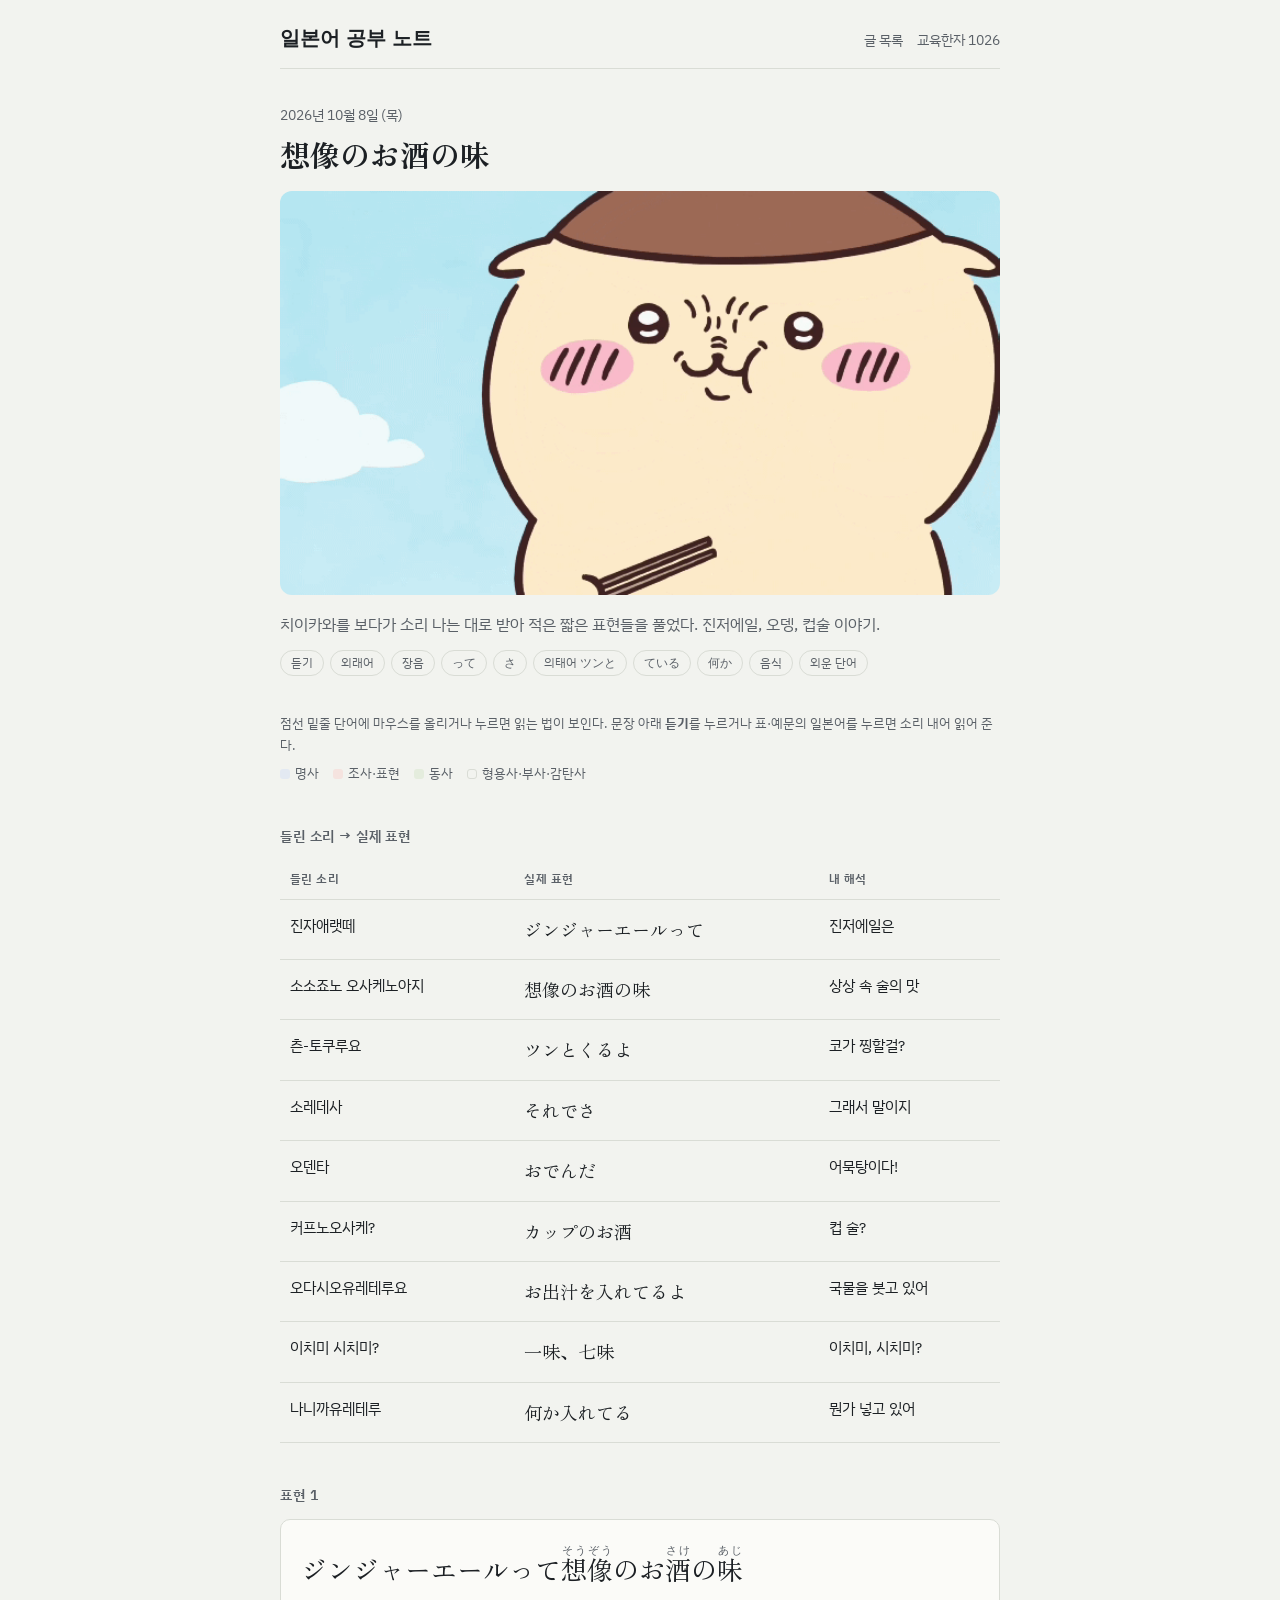
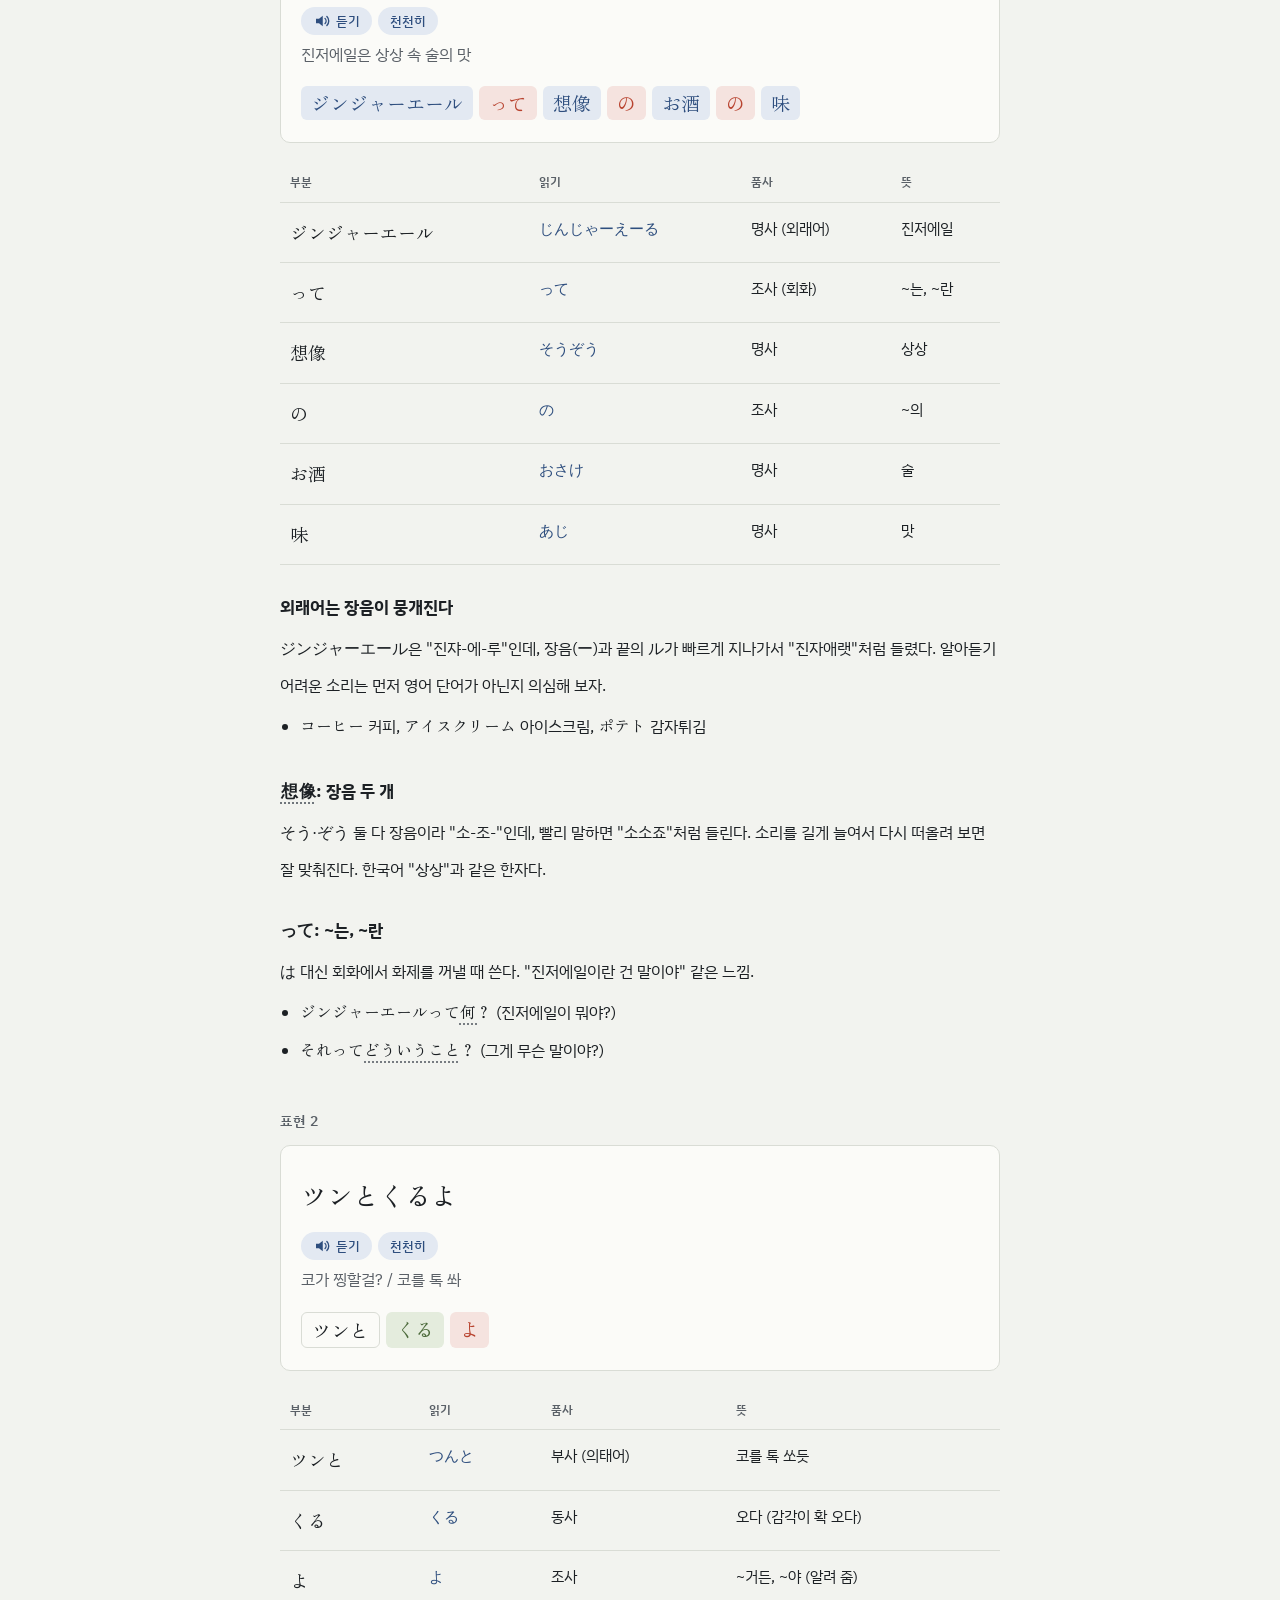
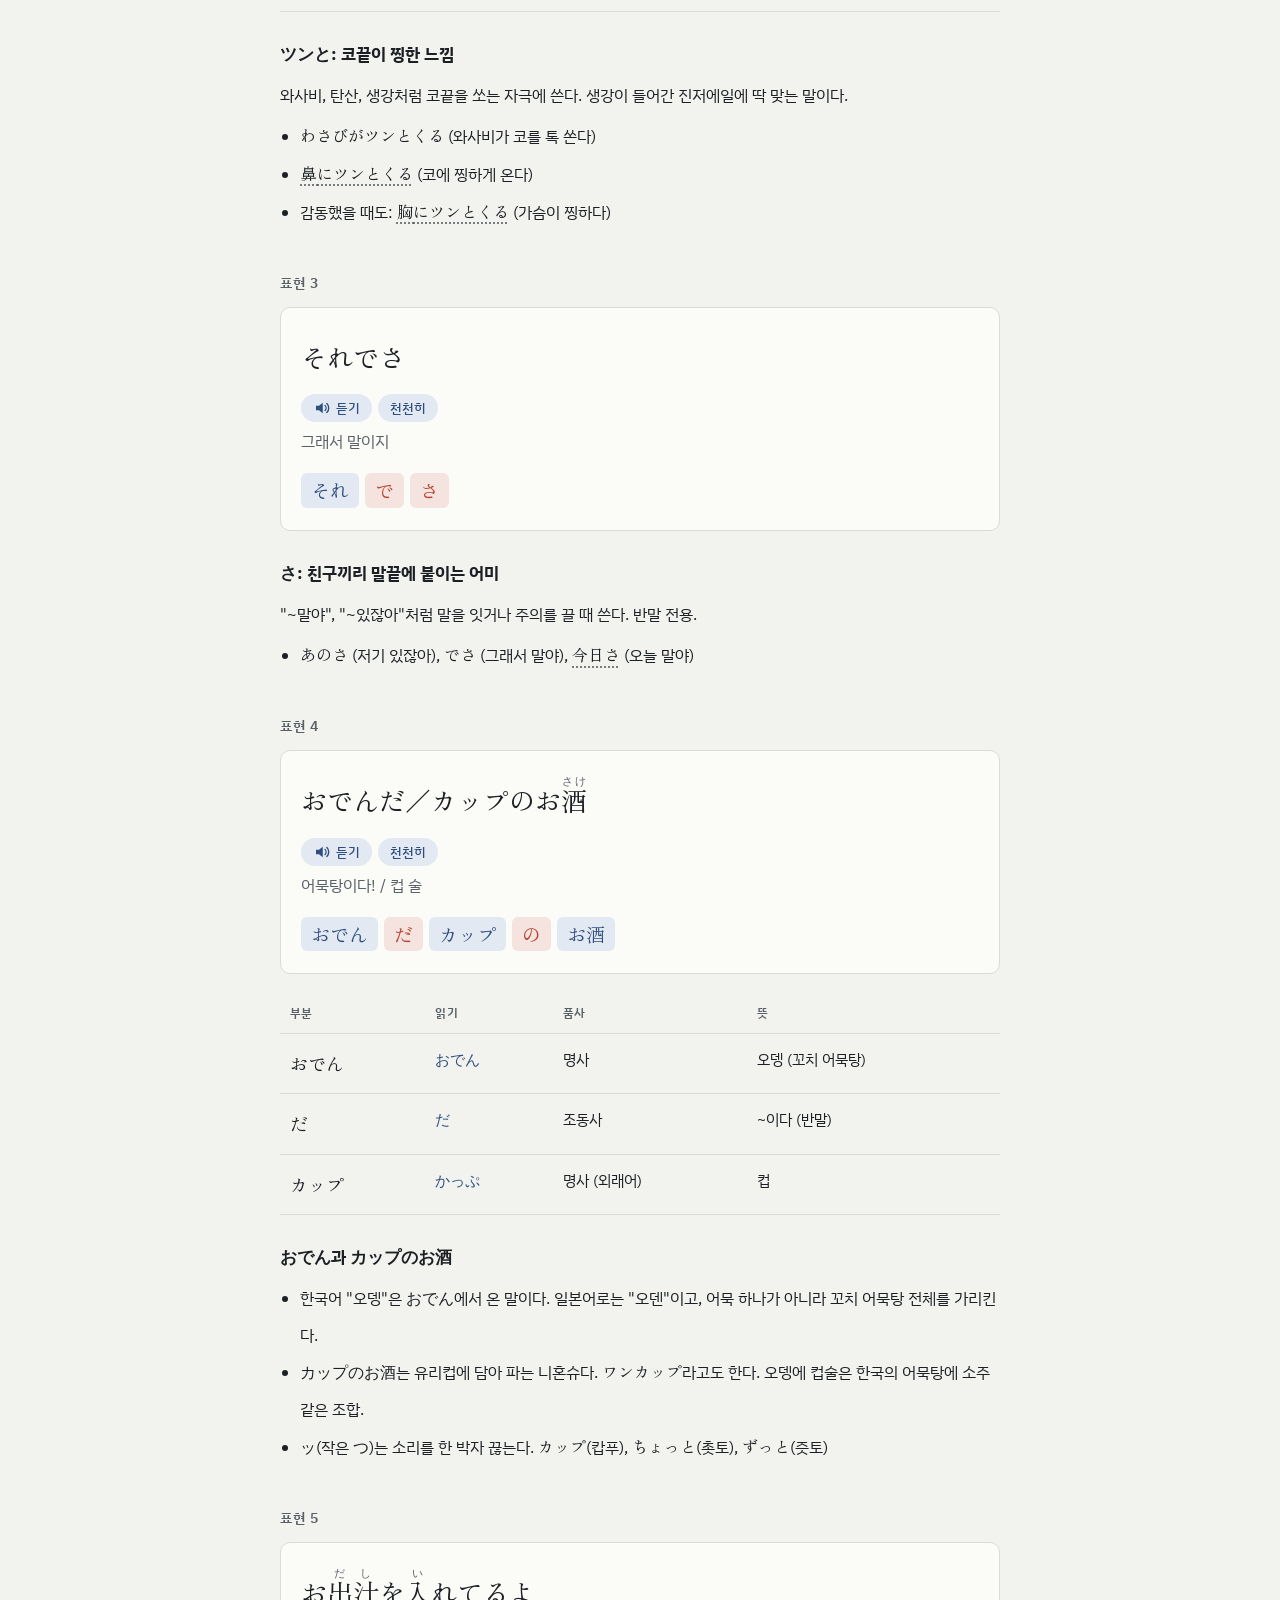
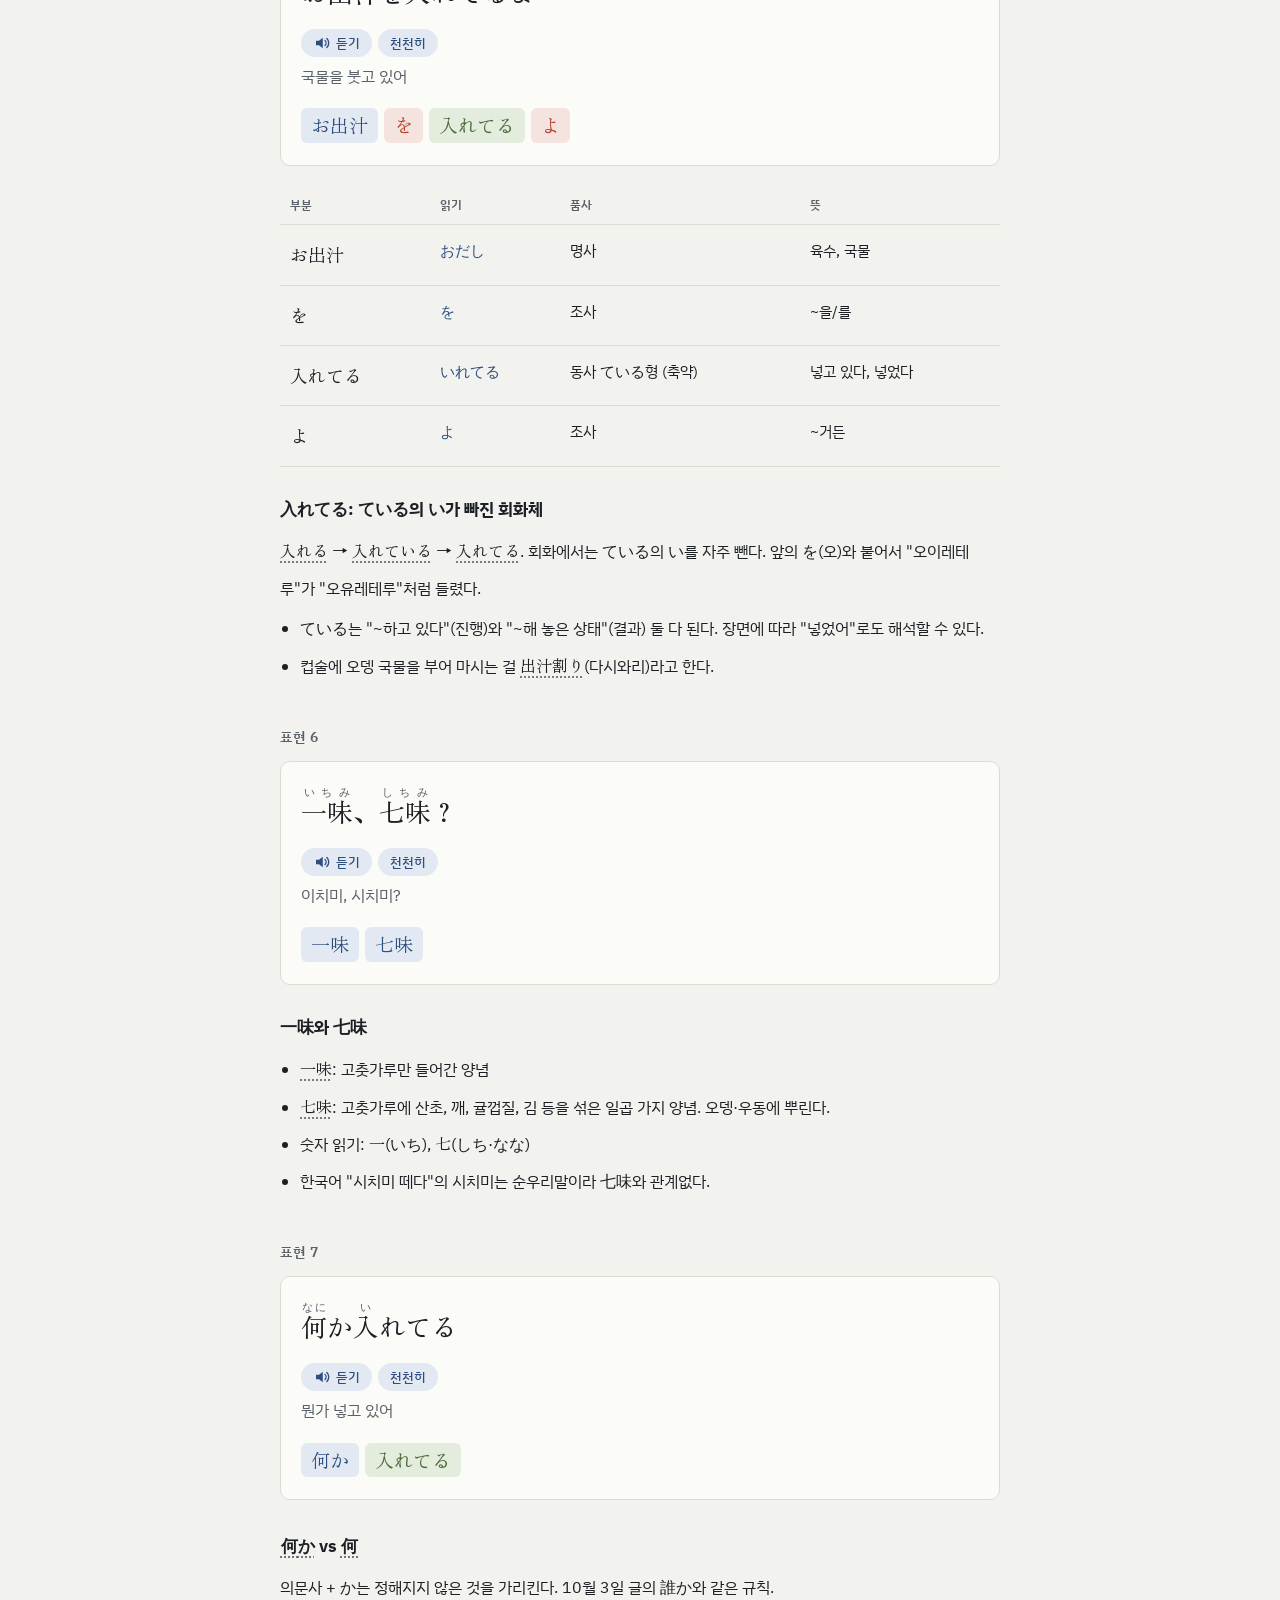
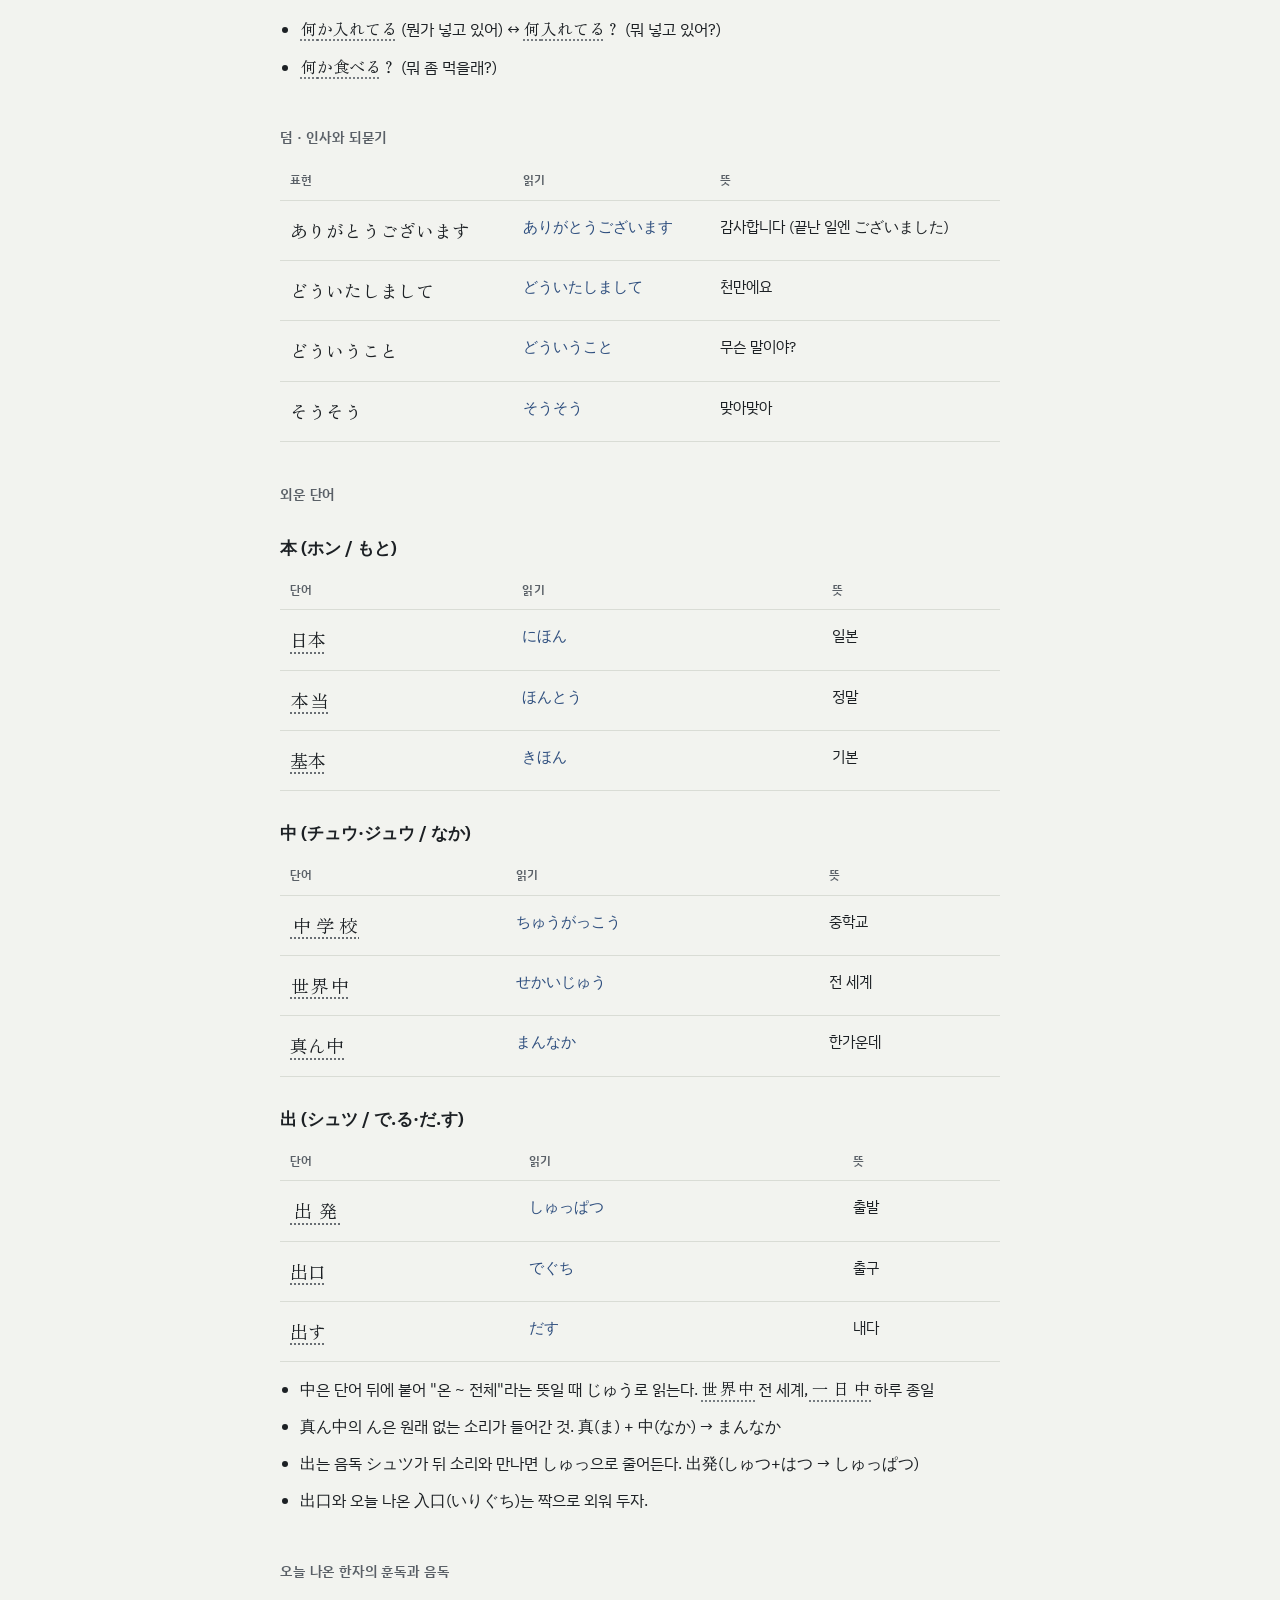
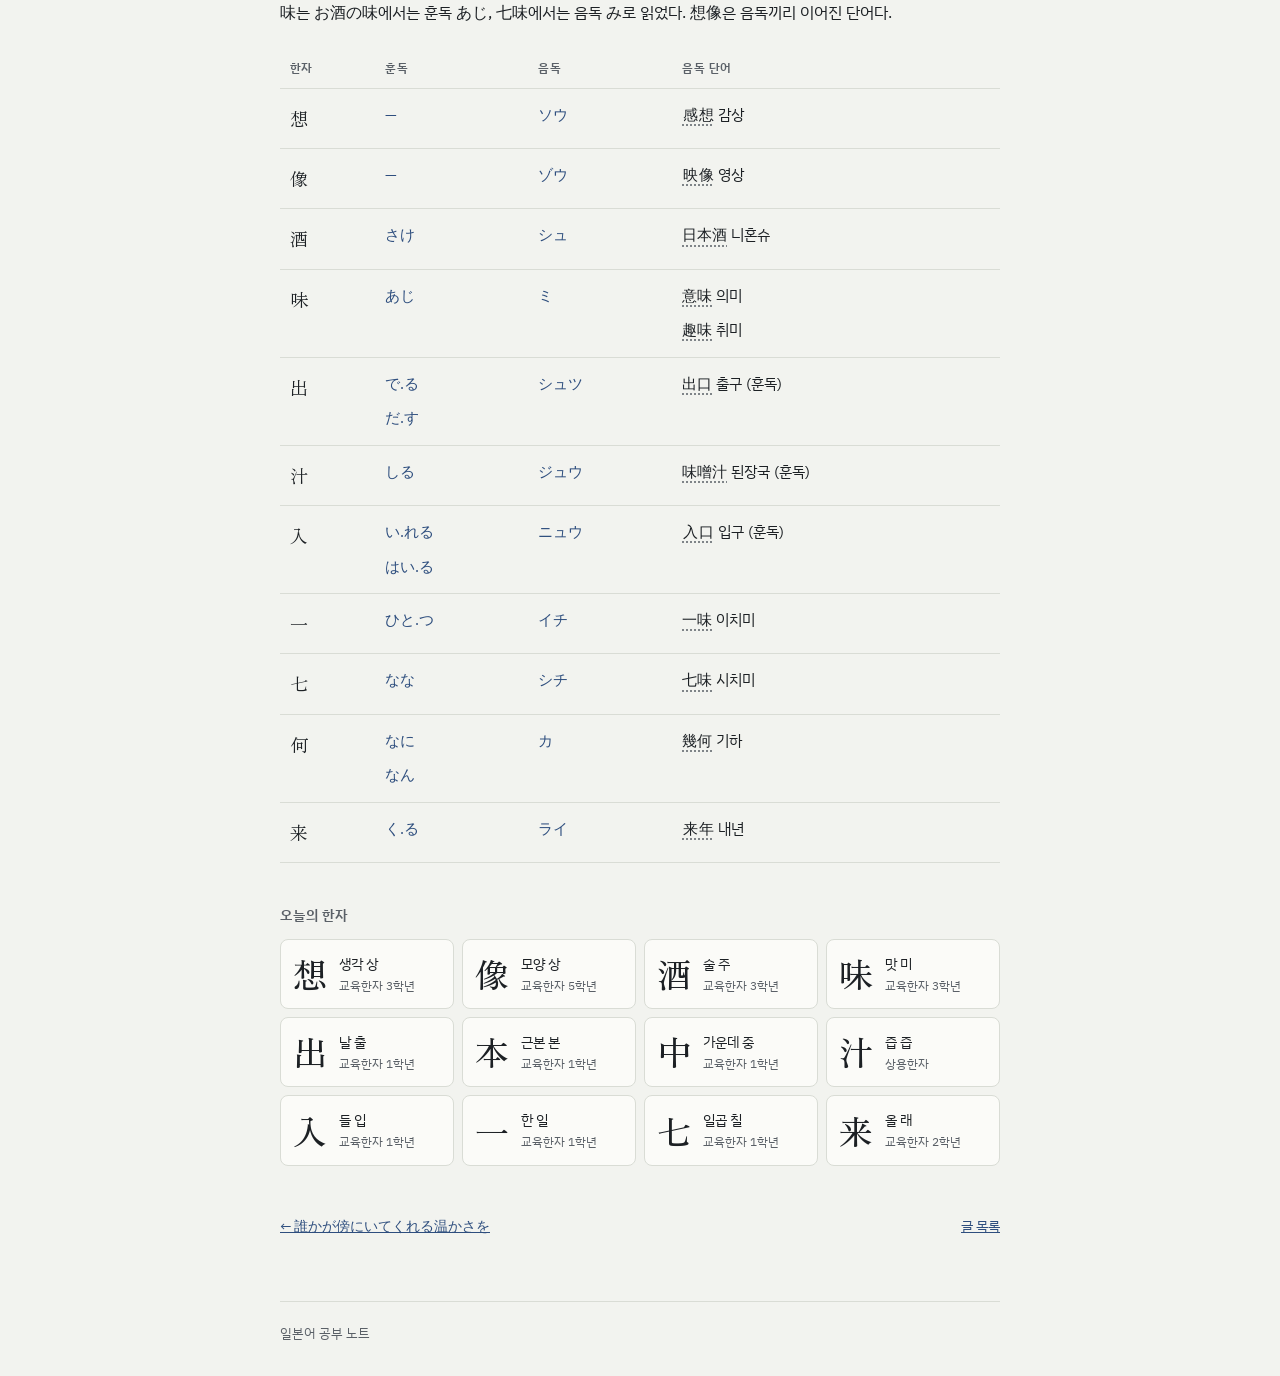
<file: posts/2026-10-08.html>
<!doctype html>
<html lang="ko">
<head>
<meta charset="utf-8">
<meta name="viewport" content="width=device-width,initial-scale=1">
<title>想像のお酒の味 · 일본어 공부 노트</title>
<meta name="description" content="치이카와를 보며 귀로 받아 적은 짧은 표현들. 진저에일, 오뎅, 컵술, 다시와리, 一味·七味.">
<link rel="preconnect" href="https://fonts.googleapis.com">
<link rel="preconnect" href="https://fonts.gstatic.com" crossorigin>
<link rel="stylesheet" href="https://fonts.googleapis.com/css2?family=Zen+Old+Mincho:wght@500;700&family=IBM+Plex+Sans+KR:wght@400;500;600&display=swap">
<link rel="stylesheet" href="../style.css">
</head>
<body>
<div class="wrap">
<header class="site">
  <a class="name" href="../">일본어 공부 노트</a>
  <nav><a href="../">글 목록</a><a href="../kanji/">교육한자 1026</a></nav>
</header>

<main>
<article>
  <div class="post-head">
    <time datetime="2026-10-08">2026년 10월 8일 (목)</time>
    <h1>想像のお酒の味</h1>
    <img src="../img/2026-10-08.gif" alt="치이카와 장면 캡처" style="display:block;width:100%;height:auto;border-radius:12px;margin:16px 0">
    <p>치이카와를 보다가 소리 나는 대로 받아 적은 짧은 표현들을 풀었다. 진저에일, 오뎅, 컵술 이야기.</p>
    <div class="tags"><span>듣기</span><span>외래어</span><span>장음</span><span>って</span><span>さ</span><span>의태어 ツンと</span><span>ている</span><span>何か</span><span>음식</span><span>외운 단어</span></div>
  </div>

  <p class="hint-yomi">점선 밑줄 단어에 마우스를 올리거나 누르면 읽는 법이 보인다.</p>
  <p class="legend"><span><i style="background:var(--ai-soft)"></i>명사</span><span><i style="background:var(--shu-soft)"></i>조사·표현</span><span><i style="background:var(--moss-soft)"></i>동사</span><span><i style="border:1px solid var(--line)"></i>형용사·부사·감탄사</span></p>

  <h2>들린 소리 → 실제 표현</h2>
  <div class="tbl"><table>
    <thead><tr><th>들린 소리</th><th>실제 표현</th><th>내 해석</th></tr></thead>
    <tbody>
      <tr><td>진자애랫떼</td><td class="w">ジンジャーエールって</td><td>진저에일은</td></tr>
      <tr><td>소소죠노 오사케노아지</td><td class="w">想像のお酒の味</td><td>상상 속 술의 맛</td></tr>
      <tr><td>츤-토쿠루요</td><td class="w">ツンとくるよ</td><td>코가 찡할걸?</td></tr>
      <tr><td>소레데사</td><td class="w">それでさ</td><td>그래서 말이지</td></tr>
      <tr><td>오덴타</td><td class="w">おでんだ</td><td>어묵탕이다!</td></tr>
      <tr><td>커프노오사케?</td><td class="w">カップのお酒</td><td>컵 술?</td></tr>
      <tr><td>오다시오유레테루요</td><td class="w">お出汁を入れてるよ</td><td>국물을 붓고 있어</td></tr>
      <tr><td>이치미 시치미?</td><td class="w">一味、七味</td><td>이치미, 시치미?</td></tr>
      <tr><td>나니까유레테루</td><td class="w">何か入れてる</td><td>뭔가 넣고 있어</td></tr>
    </tbody>
  </table></div>

  <h2>표현 1</h2>
  <div class="sentence">
    <p class="jp">ジンジャーエールって<ruby>想像<rt>そうぞう</rt></ruby>のお<ruby>酒<rt>さけ</rt></ruby>の<ruby>味<rt>あじ</rt></ruby></p>
    <p class="ko">진저에일은 상상 속 술의 맛</p>
    <ul class="seg"><li class="n">ジンジャーエール</li><li class="p">って</li><li class="n">想像</li><li class="p">の</li><li class="n">お酒</li><li class="p">の</li><li class="n">味</li></ul>
  </div>

  <div class="tbl"><table>
    <thead><tr><th>부분</th><th>읽기</th><th>품사</th><th>뜻</th></tr></thead>
    <tbody>
      <tr><td class="w">ジンジャーエール</td><td class="r">じんじゃーえーる</td><td>명사 (외래어)</td><td>진저에일</td></tr>
      <tr><td class="w">って</td><td class="r">って</td><td>조사 (회화)</td><td>~는, ~란</td></tr>
      <tr><td class="w">想像</td><td class="r">そうぞう</td><td>명사</td><td>상상</td></tr>
      <tr><td class="w">の</td><td class="r">の</td><td>조사</td><td>~의</td></tr>
      <tr><td class="w">お酒</td><td class="r">おさけ</td><td>명사</td><td>술</td></tr>
      <tr><td class="w">味</td><td class="r">あじ</td><td>명사</td><td>맛</td></tr>
    </tbody>
  </table></div>

  <h3>외래어는 장음이 뭉개진다</h3>
  <div class="point">
    <p>ジンジャーエール은 "진쟈-에-루"인데, 장음(ー)과 끝의 ル가 빠르게 지나가서 "진자애랫"처럼 들렸다. 알아듣기 어려운 소리는 먼저 영어 단어가 아닌지 의심해 보자.</p>
    <ul>
      <li><span class="eg">コーヒー</span> 커피, <span class="eg">アイスクリーム</span> 아이스크림, <span class="eg">ポテト</span> 감자튀김</li>
    </ul>
  </div>

  <h3><span class="hv" tabindex="0"><ruby>想像<rt>そうぞう</rt></ruby></span>: 장음 두 개</h3>
  <div class="point">
    <p>そう·ぞう 둘 다 장음이라 "소-조-"인데, 빨리 말하면 "소소죠"처럼 들린다. 소리를 길게 늘여서 다시 떠올려 보면 잘 맞춰진다. 한국어 "상상"과 같은 한자다.</p>
  </div>

  <h3>って: ~는, ~란</h3>
  <div class="point">
    <p>は 대신 회화에서 화제를 꺼낼 때 쓴다. "진저에일이란 건 말이야" 같은 느낌.</p>
    <ul>
      <li><span class="eg">ジンジャーエールって<span class="hv" tabindex="0"><ruby>何<rt>なに</rt></ruby></span>？</span> (진저에일이 뭐야?)</li>
      <li><span class="eg">それって<span class="hv" tabindex="0">どういうこと</span>？</span> (그게 무슨 말이야?)</li>
    </ul>
  </div>

  <h2>표현 2</h2>
  <div class="sentence">
    <p class="jp">ツンとくるよ</p>
    <p class="ko">코가 찡할걸? / 코를 톡 쏴</p>
    <ul class="seg"><li class="a">ツンと</li><li class="v">くる</li><li class="p">よ</li></ul>
  </div>

  <div class="tbl"><table>
    <thead><tr><th>부분</th><th>읽기</th><th>품사</th><th>뜻</th></tr></thead>
    <tbody>
      <tr><td class="w">ツンと</td><td class="r">つんと</td><td>부사 (의태어)</td><td>코를 톡 쏘듯</td></tr>
      <tr><td class="w">くる</td><td class="r">くる</td><td>동사</td><td>오다 (감각이 확 오다)</td></tr>
      <tr><td class="w">よ</td><td class="r">よ</td><td>조사</td><td>~거든, ~야 (알려 줌)</td></tr>
    </tbody>
  </table></div>

  <h3>ツンと: 코끝이 찡한 느낌</h3>
  <div class="point">
    <p>와사비, 탄산, 생강처럼 코끝을 쏘는 자극에 쓴다. 생강이 들어간 진저에일에 딱 맞는 말이다.</p>
    <ul>
      <li><span class="eg">わさびがツンとくる</span> (와사비가 코를 톡 쏜다)</li>
      <li><span class="eg"><span class="hv" tabindex="0"><ruby>鼻<rt>はな</rt></ruby>にツンとくる</span></span> (코에 찡하게 온다)</li>
      <li>감동했을 때도: <span class="eg"><span class="hv" tabindex="0"><ruby>胸<rt>むね</rt></ruby>にツンとくる</span></span> (가슴이 찡하다)</li>
    </ul>
  </div>

  <h2>표현 3</h2>
  <div class="sentence">
    <p class="jp">それでさ</p>
    <p class="ko">그래서 말이지</p>
    <ul class="seg"><li class="n">それ</li><li class="p">で</li><li class="p">さ</li></ul>
  </div>

  <h3>さ: 친구끼리 말끝에 붙이는 어미</h3>
  <div class="point">
    <p>"~말야", "~있잖아"처럼 말을 잇거나 주의를 끌 때 쓴다. 반말 전용.</p>
    <ul>
      <li><span class="eg">あのさ</span> (저기 있잖아), <span class="eg">でさ</span> (그래서 말야), <span class="eg"><span class="hv" tabindex="0"><ruby>今日<rt>きょう</rt></ruby>さ</span></span> (오늘 말야)</li>
    </ul>
  </div>

  <h2>표현 4</h2>
  <div class="sentence">
    <p class="jp">おでんだ／カップのお<ruby>酒<rt>さけ</rt></ruby></p>
    <p class="ko">어묵탕이다! / 컵 술</p>
    <ul class="seg"><li class="n">おでん</li><li class="p">だ</li><li class="n">カップ</li><li class="p">の</li><li class="n">お酒</li></ul>
  </div>

  <div class="tbl"><table>
    <thead><tr><th>부분</th><th>읽기</th><th>품사</th><th>뜻</th></tr></thead>
    <tbody>
      <tr><td class="w">おでん</td><td class="r">おでん</td><td>명사</td><td>오뎅 (꼬치 어묵탕)</td></tr>
      <tr><td class="w">だ</td><td class="r">だ</td><td>조동사</td><td>~이다 (반말)</td></tr>
      <tr><td class="w">カップ</td><td class="r">かっぷ</td><td>명사 (외래어)</td><td>컵</td></tr>
    </tbody>
  </table></div>

  <h3>おでん과 カップのお酒</h3>
  <div class="point">
    <ul>
      <li>한국어 "오뎅"은 おでん에서 온 말이다. 일본어로는 "오덴"이고, 어묵 하나가 아니라 꼬치 어묵탕 전체를 가리킨다.</li>
      <li>カップのお酒는 유리컵에 담아 파는 니혼슈다. <span class="eg">ワンカップ</span>라고도 한다. 오뎅에 컵술은 한국의 어묵탕에 소주 같은 조합.</li>
      <li>ッ(작은 つ)는 소리를 한 박자 끊는다. <span class="eg">カップ</span>(캅푸), <span class="eg">ちょっと</span>(촛토), <span class="eg">ずっと</span>(즛토)</li>
    </ul>
  </div>

  <h2>표현 5</h2>
  <div class="sentence">
    <p class="jp">お<ruby>出汁<rt>だし</rt></ruby>を<ruby>入<rt>い</rt></ruby>れてるよ</p>
    <p class="ko">국물을 붓고 있어</p>
    <ul class="seg"><li class="n">お出汁</li><li class="p">を</li><li class="v">入れてる</li><li class="p">よ</li></ul>
  </div>

  <div class="tbl"><table>
    <thead><tr><th>부분</th><th>읽기</th><th>품사</th><th>뜻</th></tr></thead>
    <tbody>
      <tr><td class="w">お出汁</td><td class="r">おだし</td><td>명사</td><td>육수, 국물</td></tr>
      <tr><td class="w">を</td><td class="r">を</td><td>조사</td><td>~을/를</td></tr>
      <tr><td class="w">入れてる</td><td class="r">いれてる</td><td>동사 ている형 (축약)</td><td>넣고 있다, 넣었다</td></tr>
      <tr><td class="w">よ</td><td class="r">よ</td><td>조사</td><td>~거든</td></tr>
    </tbody>
  </table></div>

  <h3>入れてる: ている의 い가 빠진 회화체</h3>
  <div class="point">
    <p><span class="eg"><span class="hv" tabindex="0"><ruby>入<rt>い</rt></ruby>れる</span> → <span class="hv" tabindex="0"><ruby>入<rt>い</rt></ruby>れている</span> → <span class="hv" tabindex="0"><ruby>入<rt>い</rt></ruby>れてる</span></span>. 회화에서는 ている의 い를 자주 뺀다. 앞의 を(오)와 붙어서 "오이레테루"가 "오유레테루"처럼 들렸다.</p>
    <ul>
      <li>ている는 "~하고 있다"(진행)와 "~해 놓은 상태"(결과) 둘 다 된다. 장면에 따라 "넣었어"로도 해석할 수 있다.</li>
      <li>컵술에 오뎅 국물을 부어 마시는 걸 <span class="eg"><span class="hv" tabindex="0"><ruby>出汁割<rt>だしわ</rt></ruby>り</span></span>(다시와리)라고 한다.</li>
    </ul>
  </div>

  <h2>표현 6</h2>
  <div class="sentence">
    <p class="jp"><ruby>一味<rt>いちみ</rt></ruby>、<ruby>七味<rt>しちみ</rt></ruby>？</p>
    <p class="ko">이치미, 시치미?</p>
    <ul class="seg"><li class="n">一味</li><li class="n">七味</li></ul>
  </div>

  <h3>一味와 七味</h3>
  <div class="point">
    <ul>
      <li><span class="eg"><span class="hv" tabindex="0"><ruby>一味<rt>いちみ</rt></ruby></span></span>: 고춧가루만 들어간 양념</li>
      <li><span class="eg"><span class="hv" tabindex="0"><ruby>七味<rt>しちみ</rt></ruby></span></span>: 고춧가루에 산초, 깨, 귤껍질, 김 등을 섞은 일곱 가지 양념. 오뎅·우동에 뿌린다.</li>
      <li>숫자 읽기: <span class="eg">一</span>(いち), <span class="eg">七</span>(しち·なな)</li>
      <li>한국어 "시치미 떼다"의 시치미는 순우리말이라 七味와 관계없다.</li>
    </ul>
  </div>

  <h2>표현 7</h2>
  <div class="sentence">
    <p class="jp"><ruby>何<rt>なに</rt></ruby>か<ruby>入<rt>い</rt></ruby>れてる</p>
    <p class="ko">뭔가 넣고 있어</p>
    <ul class="seg"><li class="n">何か</li><li class="v">入れてる</li></ul>
  </div>

  <h3><span class="hv" tabindex="0"><ruby>何<rt>なに</rt></ruby>か</span> vs <span class="hv" tabindex="0"><ruby>何<rt>なに</rt></ruby></span></h3>
  <div class="point">
    <p>의문사 + か는 정해지지 않은 것을 가리킨다. 10월 3일 글의 誰か와 같은 규칙.</p>
    <ul>
      <li><span class="eg"><span class="hv" tabindex="0"><ruby>何<rt>なに</rt></ruby>か<ruby>入<rt>い</rt></ruby>れてる</span></span> (뭔가 넣고 있어) ↔ <span class="eg"><span class="hv" tabindex="0"><ruby>何<rt>なに</rt></ruby><ruby>入<rt>い</rt></ruby>れてる</span>？</span> (뭐 넣고 있어?)</li>
      <li><span class="eg"><span class="hv" tabindex="0"><ruby>何<rt>なに</rt></ruby>か<ruby>食<rt>た</rt></ruby>べる</span>？</span> (뭐 좀 먹을래?)</li>
    </ul>
  </div>

  <h2>덤 · 인사와 되묻기</h2>
  <div class="tbl"><table>
    <thead><tr><th>표현</th><th>읽기</th><th>뜻</th></tr></thead>
    <tbody>
      <tr><td class="w">ありがとうございます</td><td class="r">ありがとうございます</td><td>감사합니다 (끝난 일엔 ございました)</td></tr>
      <tr><td class="w">どういたしまして</td><td class="r">どういたしまして</td><td>천만에요</td></tr>
      <tr><td class="w">どういうこと</td><td class="r">どういうこと</td><td>무슨 말이야?</td></tr>
      <tr><td class="w">そうそう</td><td class="r">そうそう</td><td>맞아맞아</td></tr>
    </tbody>
  </table></div>

  <h2>외운 단어</h2>
  <h3>本 (ホン / もと)</h3>
  <div class="tbl"><table>
    <thead><tr><th>단어</th><th>읽기</th><th>뜻</th></tr></thead>
    <tbody>
      <tr><td class="w"><span class="hv" tabindex="0"><ruby>日本<rt>にほん</rt></ruby></span></td><td class="r">にほん</td><td>일본</td></tr>
      <tr><td class="w"><span class="hv" tabindex="0"><ruby>本当<rt>ほんとう</rt></ruby></span></td><td class="r">ほんとう</td><td>정말</td></tr>
      <tr><td class="w"><span class="hv" tabindex="0"><ruby>基本<rt>きほん</rt></ruby></span></td><td class="r">きほん</td><td>기본</td></tr>
    </tbody>
  </table></div>

  <h3>中 (チュウ·ジュウ / なか)</h3>
  <div class="tbl"><table>
    <thead><tr><th>단어</th><th>읽기</th><th>뜻</th></tr></thead>
    <tbody>
      <tr><td class="w"><span class="hv" tabindex="0"><ruby>中学校<rt>ちゅうがっこう</rt></ruby></span></td><td class="r">ちゅうがっこう</td><td>중학교</td></tr>
      <tr><td class="w"><span class="hv" tabindex="0"><ruby>世界中<rt>せかいじゅう</rt></ruby></span></td><td class="r">せかいじゅう</td><td>전 세계</td></tr>
      <tr><td class="w"><span class="hv" tabindex="0"><ruby>真ん中<rt>まんなか</rt></ruby></span></td><td class="r">まんなか</td><td>한가운데</td></tr>
    </tbody>
  </table></div>

  <h3>出 (シュツ / で.る·だ.す)</h3>
  <div class="tbl"><table>
    <thead><tr><th>단어</th><th>읽기</th><th>뜻</th></tr></thead>
    <tbody>
      <tr><td class="w"><span class="hv" tabindex="0"><ruby>出発<rt>しゅっぱつ</rt></ruby></span></td><td class="r">しゅっぱつ</td><td>출발</td></tr>
      <tr><td class="w"><span class="hv" tabindex="0"><ruby>出口<rt>でぐち</rt></ruby></span></td><td class="r">でぐち</td><td>출구</td></tr>
      <tr><td class="w"><span class="hv" tabindex="0"><ruby>出す<rt>だす</rt></ruby></span></td><td class="r">だす</td><td>내다</td></tr>
    </tbody>
  </table></div>

  <div class="point">
    <ul>
      <li>中은 단어 뒤에 붙어 "온 ~ 전체"라는 뜻일 때 じゅう로 읽는다. <span class="eg"><span class="hv" tabindex="0"><ruby>世界中<rt>せかいじゅう</rt></ruby></span></span> 전 세계, <span class="eg"><span class="hv" tabindex="0"><ruby>一日中<rt>いちにちじゅう</rt></ruby></span></span> 하루 종일</li>
      <li>真ん中의 ん은 원래 없는 소리가 들어간 것. 真(ま) + 中(なか) → まんなか</li>
      <li>出는 음독 シュツ가 뒤 소리와 만나면 しゅっ으로 줄어든다. 出発(しゅつ+はつ → しゅっぱつ)</li>
      <li>出口와 오늘 나온 入口(いりぐち)는 짝으로 외워 두자.</li>
    </ul>
  </div>

  <h2>오늘 나온 한자의 훈독과 음독</h2>
  <div class="point"><p>味는 お酒の味에서는 훈독 あじ, 七味에서는 음독 み로 읽었다. 想像은 음독끼리 이어진 단어다.</p></div>
  <div class="tbl"><table>
    <thead><tr><th>한자</th><th>훈독</th><th>음독</th><th>음독 단어</th></tr></thead>
    <tbody>
      <tr><td class="w">想</td><td class="r">—</td><td class="r">ソウ</td><td><span class="hv" tabindex="0"><ruby>感想<rt>かんそう</rt></ruby></span> 감상</td></tr>
      <tr><td class="w">像</td><td class="r">—</td><td class="r">ゾウ</td><td><span class="hv" tabindex="0"><ruby>映像<rt>えいぞう</rt></ruby></span> 영상</td></tr>
      <tr><td class="w">酒</td><td class="r">さけ</td><td class="r">シュ</td><td><span class="hv" tabindex="0"><ruby>日本酒<rt>にほんしゅ</rt></ruby></span> 니혼슈</td></tr>
      <tr><td class="w">味</td><td class="r">あじ</td><td class="r">ミ</td><td><span class="hv" tabindex="0"><ruby>意味<rt>いみ</rt></ruby></span> 의미<br><span class="hv" tabindex="0"><ruby>趣味<rt>しゅみ</rt></ruby></span> 취미</td></tr>
      <tr><td class="w">出</td><td class="r">で.る<br>だ.す</td><td class="r">シュツ</td><td><span class="hv" tabindex="0"><ruby>出口<rt>でぐち</rt></ruby></span> 출구 (훈독)</td></tr>
      <tr><td class="w">汁</td><td class="r">しる</td><td class="r">ジュウ</td><td><span class="hv" tabindex="0"><ruby>味噌汁<rt>みそしる</rt></ruby></span> 된장국 (훈독)</td></tr>
      <tr><td class="w">入</td><td class="r">い.れる<br>はい.る</td><td class="r">ニュウ</td><td><span class="hv" tabindex="0"><ruby>入口<rt>いりぐち</rt></ruby></span> 입구 (훈독)</td></tr>
      <tr><td class="w">一</td><td class="r">ひと.つ</td><td class="r">イチ</td><td><span class="hv" tabindex="0"><ruby>一味<rt>いちみ</rt></ruby></span> 이치미</td></tr>
      <tr><td class="w">七</td><td class="r">なな</td><td class="r">シチ</td><td><span class="hv" tabindex="0"><ruby>七味<rt>しちみ</rt></ruby></span> 시치미</td></tr>
      <tr><td class="w">何</td><td class="r">なに<br>なん</td><td class="r">カ</td><td><span class="hv" tabindex="0"><ruby>幾何<rt>きか</rt></ruby></span> 기하</td></tr>
      <tr><td class="w">来</td><td class="r">く.る</td><td class="r">ライ</td><td><span class="hv" tabindex="0"><ruby>来年<rt>らいねん</rt></ruby></span> 내년</td></tr>
    </tbody>
  </table></div>

  <h2>오늘의 한자</h2>
  <div class="kanji">
    <div><b>想</b><span>생각 상</span><small>교육한자 3학년</small></div>
    <div><b>像</b><span>모양 상</span><small>교육한자 5학년</small></div>
    <div><b>酒</b><span>술 주</span><small>교육한자 3학년</small></div>
    <div><b>味</b><span>맛 미</span><small>교육한자 3학년</small></div>
    <div><b>出</b><span>날 출</span><small>교육한자 1학년</small></div>
    <div><b>本</b><span>근본 본</span><small>교육한자 1학년</small></div>
    <div><b>中</b><span>가운데 중</span><small>교육한자 1학년</small></div>
    <div><b>汁</b><span>즙 즙</span><small>상용한자</small></div>
    <div><b>入</b><span>들 입</span><small>교육한자 1학년</small></div>
    <div><b>一</b><span>한 일</span><small>교육한자 1학년</small></div>
    <div><b>七</b><span>일곱 칠</span><small>교육한자 1학년</small></div>
    <div><b>来</b><span>올 래</span><small>교육한자 2학년</small></div>
  </div>

  <nav class="pager"><a href="2026-10-03.html">← 誰かが傍にいてくれる温かさを</a><a href="../">글 목록</a></nav>
</article>
</main>

<footer>일본어 공부 노트</footer>
</div>
<script src="../yomi.js"></script>
</body>
</html>
</file>
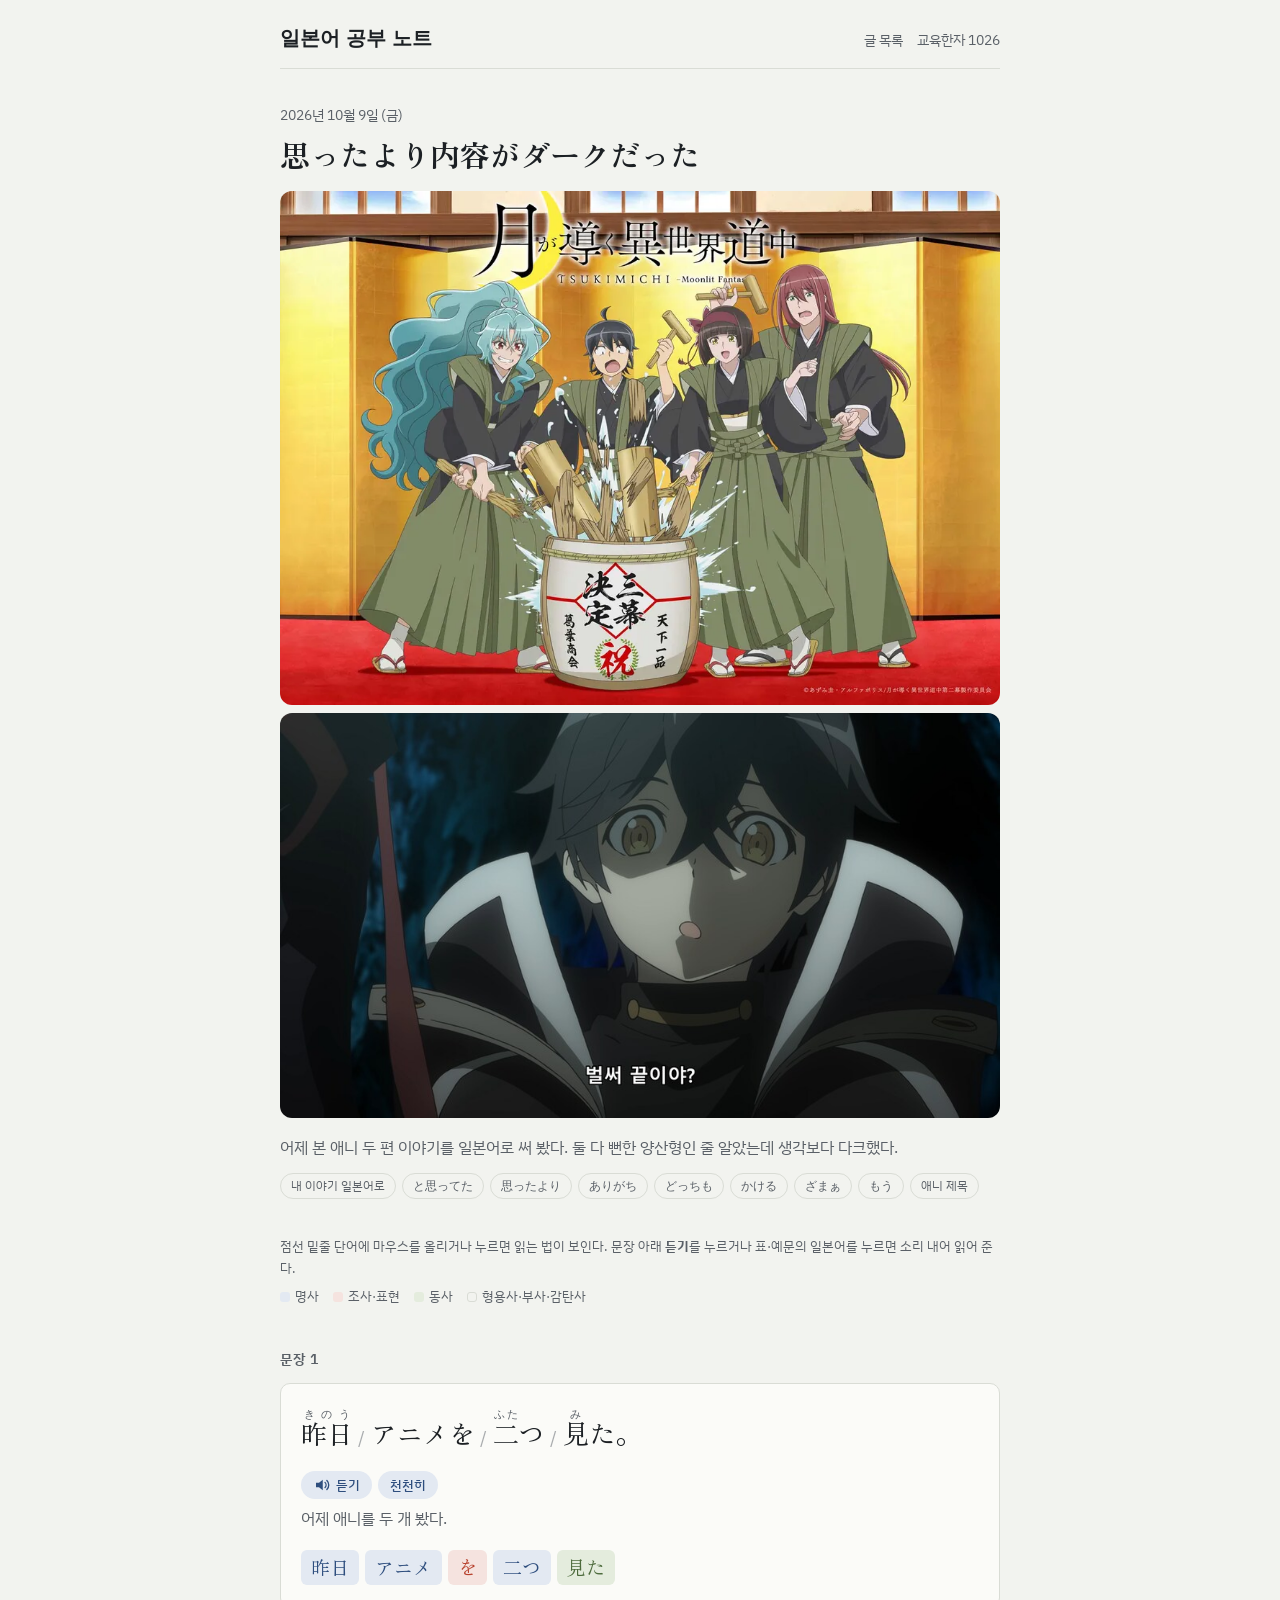
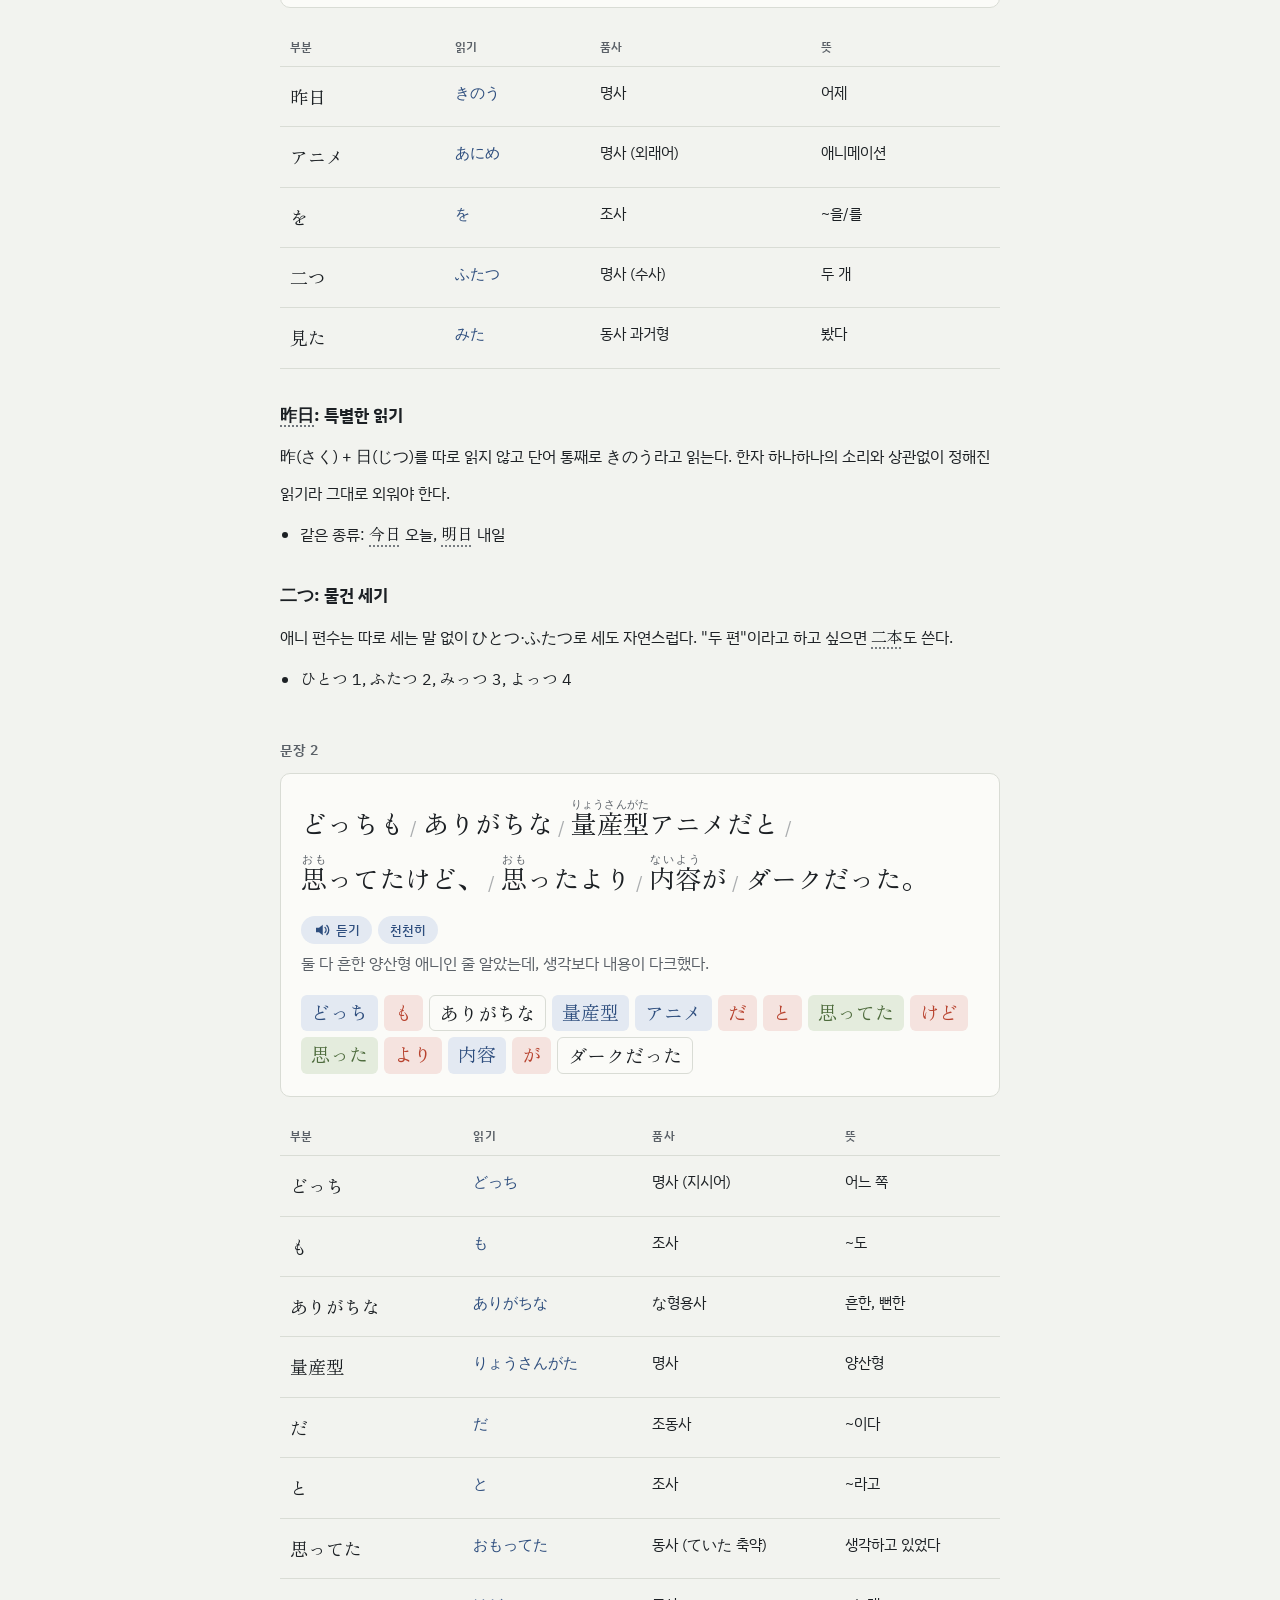
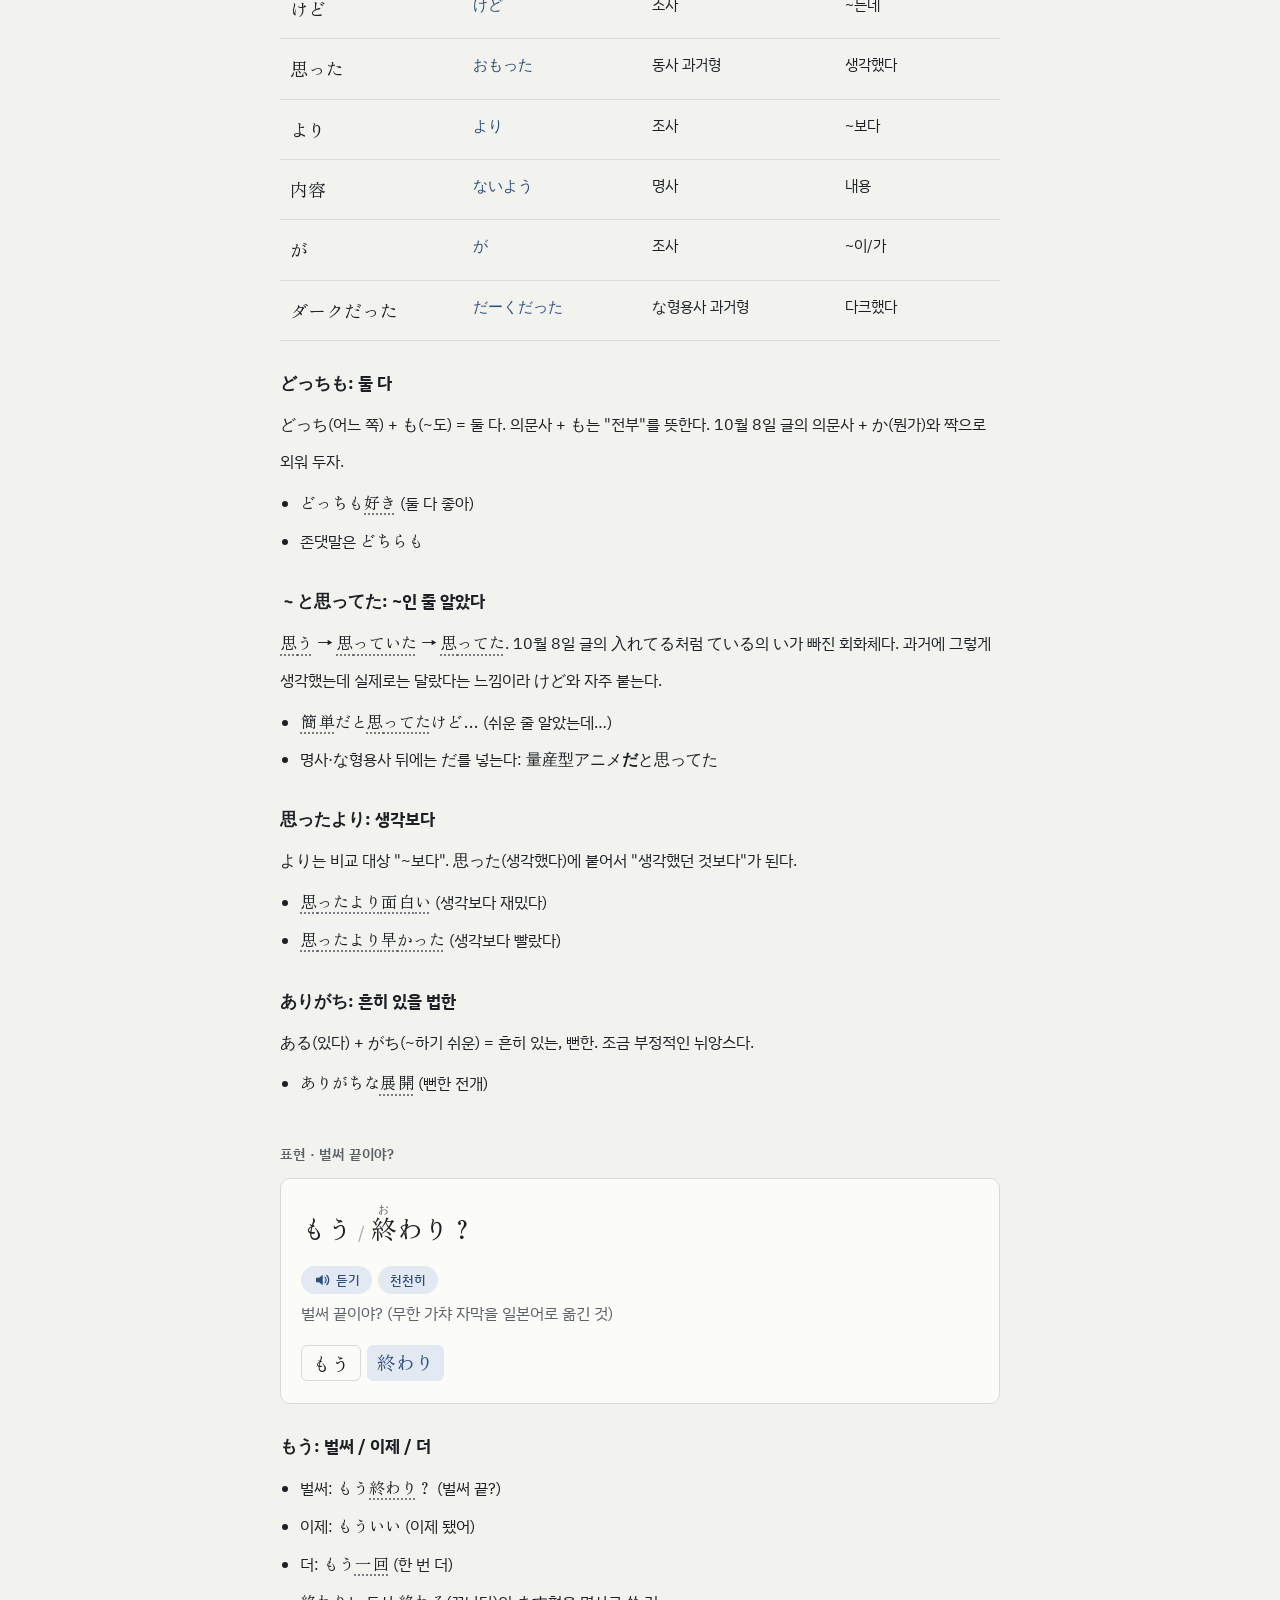
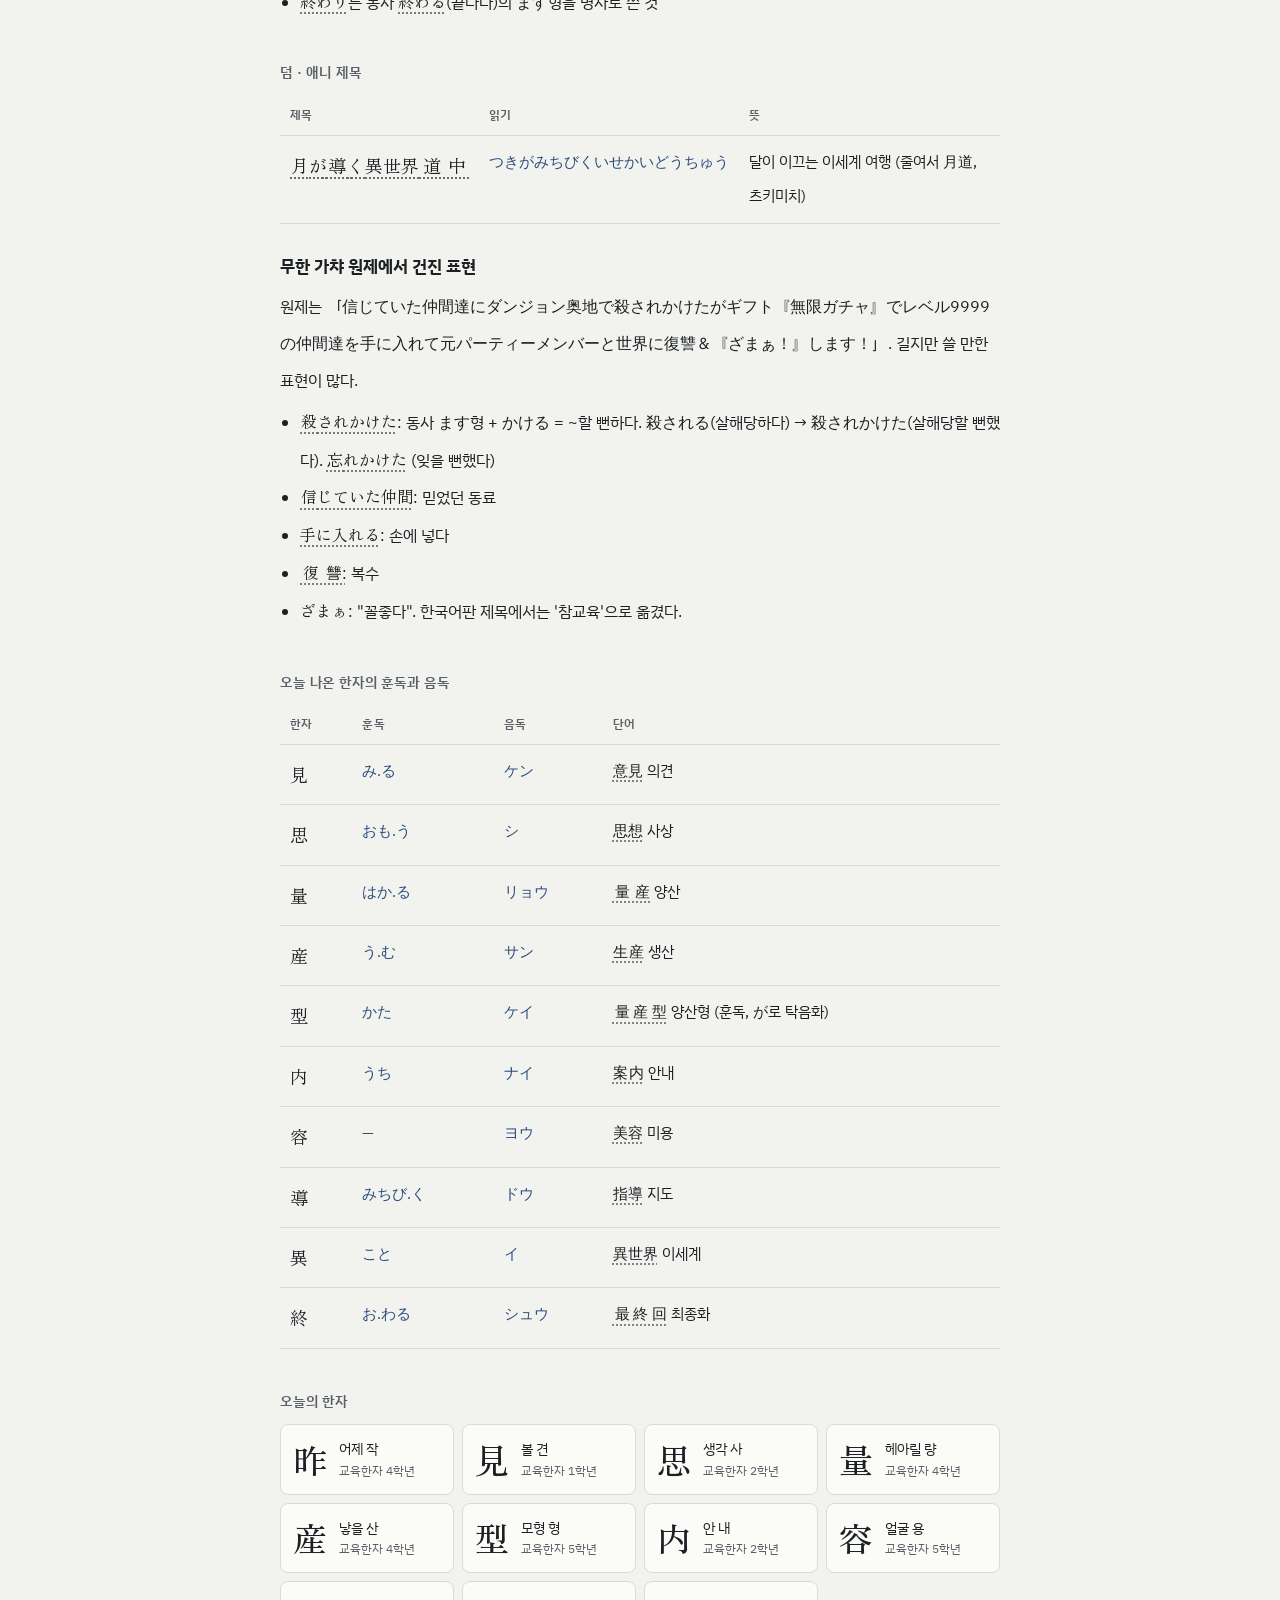
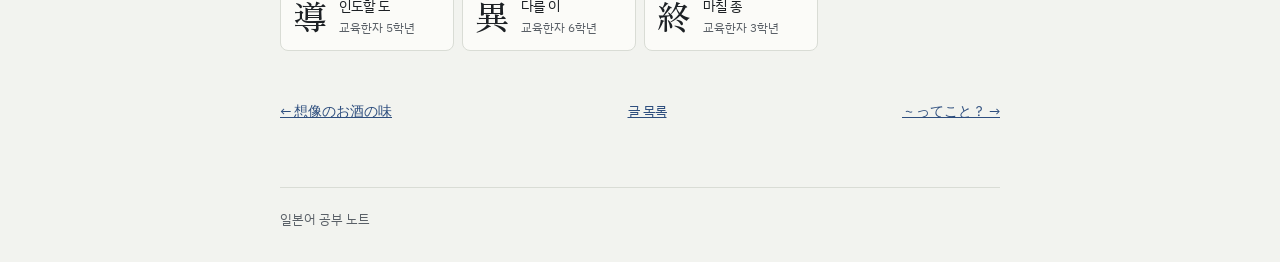
<file: posts/2026-10-09.html>
<!doctype html>
<html lang="ko">
<head>
<meta charset="utf-8">
<meta name="viewport" content="width=device-width,initial-scale=1">
<title>思ったより内容がダークだった · 일본어 공부 노트</title>
<meta name="description" content="어제 본 애니 두 편(츠키미치, 무한 가챠) 이야기를 일본어로. と思ってた, 思ったより, ありがち, かける, ざまぁ.">
<link rel="preconnect" href="https://fonts.googleapis.com">
<link rel="preconnect" href="https://fonts.gstatic.com" crossorigin>
<link rel="stylesheet" href="https://fonts.googleapis.com/css2?family=Zen+Old+Mincho:wght@500;700&family=IBM+Plex+Sans+KR:wght@400;500;600&display=swap">
<link rel="stylesheet" href="../style.css">
</head>
<body>
<div class="wrap">
<header class="site">
  <a class="name" href="../">일본어 공부 노트</a>
  <nav><a href="../">글 목록</a><a href="../kanji/">교육한자 1026</a></nav>
</header>

<main>
<article>
  <div class="post-head">
    <time datetime="2026-10-09">2026년 10월 9일 (금)</time>
    <h1>思ったより内容がダークだった</h1>
    <img src="../img/2026-10-09-tsukimichi.webp" alt="달이 이끄는 이세계 여행 3기 결정 일러스트" style="display:block;width:100%;height:auto;border-radius:12px;margin:16px 0 8px">
    <img src="../img/2026-10-09-gacha.jpg" alt="무한 가챠 장면 캡처, 자막 '벌써 끝이야?'" style="display:block;width:100%;height:auto;border-radius:12px;margin:0 0 16px">
    <p>어제 본 애니 두 편 이야기를 일본어로 써 봤다. 둘 다 뻔한 양산형인 줄 알았는데 생각보다 다크했다.</p>
    <div class="tags"><span>내 이야기 일본어로</span><span>と思ってた</span><span>思ったより</span><span>ありがち</span><span>どっちも</span><span>かける</span><span>ざまぁ</span><span>もう</span><span>애니 제목</span></div>
  </div>

  <p class="hint-yomi">점선 밑줄 단어에 마우스를 올리거나 누르면 읽는 법이 보인다.</p>
  <p class="legend"><span><i style="background:var(--ai-soft)"></i>명사</span><span><i style="background:var(--shu-soft)"></i>조사·표현</span><span><i style="background:var(--moss-soft)"></i>동사</span><span><i style="border:1px solid var(--line)"></i>형용사·부사·감탄사</span></p>

  <h2>문장 1</h2>
  <div class="sentence">
    <p class="jp"><span class="ch"><ruby>昨日<rt>きのう</rt></ruby></span><span class="sl">/</span><span class="ch">アニメを</span><span class="sl">/</span><span class="ch"><ruby>二<rt>ふた</rt></ruby>つ</span><span class="sl">/</span><span class="ch"><ruby>見<rt>み</rt></ruby>た。</span></p>
    <p class="ko">어제 애니를 두 개 봤다.</p>
    <ul class="seg"><li class="n">昨日</li><li class="n">アニメ</li><li class="p">を</li><li class="n">二つ</li><li class="v">見た</li></ul>
  </div>

  <div class="tbl"><table>
    <thead><tr><th>부분</th><th>읽기</th><th>품사</th><th>뜻</th></tr></thead>
    <tbody>
      <tr><td class="w">昨日</td><td class="r">きのう</td><td>명사</td><td>어제</td></tr>
      <tr><td class="w">アニメ</td><td class="r">あにめ</td><td>명사 (외래어)</td><td>애니메이션</td></tr>
      <tr><td class="w">を</td><td class="r">を</td><td>조사</td><td>~을/를</td></tr>
      <tr><td class="w">二つ</td><td class="r">ふたつ</td><td>명사 (수사)</td><td>두 개</td></tr>
      <tr><td class="w">見た</td><td class="r">みた</td><td>동사 과거형</td><td>봤다</td></tr>
    </tbody>
  </table></div>

  <h3><span class="hv" tabindex="0"><ruby>昨日<rt>きのう</rt></ruby></span>: 특별한 읽기</h3>
  <div class="point">
    <p>昨(さく) + 日(じつ)를 따로 읽지 않고 단어 통째로 きのう라고 읽는다. 한자 하나하나의 소리와 상관없이 정해진 읽기라 그대로 외워야 한다.</p>
    <ul>
      <li>같은 종류: <span class="eg"><span class="hv" tabindex="0"><ruby>今日<rt>きょう</rt></ruby></span></span> 오늘, <span class="eg"><span class="hv" tabindex="0"><ruby>明日<rt>あした</rt></ruby></span></span> 내일</li>
    </ul>
  </div>

  <h3>二つ: 물건 세기</h3>
  <div class="point">
    <p>애니 편수는 따로 세는 말 없이 ひとつ·ふたつ로 세도 자연스럽다. "두 편"이라고 하고 싶으면 <span class="eg"><span class="hv" tabindex="0"><ruby>二本<rt>にほん</rt></ruby></span></span>도 쓴다.</p>
    <ul>
      <li><span class="eg">ひとつ</span> 1, <span class="eg">ふたつ</span> 2, <span class="eg">みっつ</span> 3, <span class="eg">よっつ</span> 4</li>
    </ul>
  </div>

  <h2>문장 2</h2>
  <div class="sentence">
    <p class="jp"><span class="ch">どっちも</span><span class="sl">/</span><span class="ch">ありがちな</span><span class="sl">/</span><span class="ch"><ruby>量産型<rt>りょうさんがた</rt></ruby>アニメだと</span><span class="sl">/</span><span class="ch"><ruby>思<rt>おも</rt></ruby>ってたけど、</span><span class="sl">/</span><span class="ch"><ruby>思<rt>おも</rt></ruby>ったより</span><span class="sl">/</span><span class="ch"><ruby>内容<rt>ないよう</rt></ruby>が</span><span class="sl">/</span><span class="ch">ダークだった。</span></p>
    <p class="ko">둘 다 흔한 양산형 애니인 줄 알았는데, 생각보다 내용이 다크했다.</p>
    <ul class="seg"><li class="n">どっち</li><li class="p">も</li><li class="a">ありがちな</li><li class="n">量産型</li><li class="n">アニメ</li><li class="p">だ</li><li class="p">と</li><li class="v">思ってた</li><li class="p">けど</li><li class="v">思った</li><li class="p">より</li><li class="n">内容</li><li class="p">が</li><li class="a">ダークだった</li></ul>
  </div>

  <div class="tbl"><table>
    <thead><tr><th>부분</th><th>읽기</th><th>품사</th><th>뜻</th></tr></thead>
    <tbody>
      <tr><td class="w">どっち</td><td class="r">どっち</td><td>명사 (지시어)</td><td>어느 쪽</td></tr>
      <tr><td class="w">も</td><td class="r">も</td><td>조사</td><td>~도</td></tr>
      <tr><td class="w">ありがちな</td><td class="r">ありがちな</td><td>な형용사</td><td>흔한, 뻔한</td></tr>
      <tr><td class="w">量産型</td><td class="r">りょうさんがた</td><td>명사</td><td>양산형</td></tr>
      <tr><td class="w">だ</td><td class="r">だ</td><td>조동사</td><td>~이다</td></tr>
      <tr><td class="w">と</td><td class="r">と</td><td>조사</td><td>~라고</td></tr>
      <tr><td class="w">思ってた</td><td class="r">おもってた</td><td>동사 (ていた 축약)</td><td>생각하고 있었다</td></tr>
      <tr><td class="w">けど</td><td class="r">けど</td><td>조사</td><td>~는데</td></tr>
      <tr><td class="w">思った</td><td class="r">おもった</td><td>동사 과거형</td><td>생각했다</td></tr>
      <tr><td class="w">より</td><td class="r">より</td><td>조사</td><td>~보다</td></tr>
      <tr><td class="w">内容</td><td class="r">ないよう</td><td>명사</td><td>내용</td></tr>
      <tr><td class="w">が</td><td class="r">が</td><td>조사</td><td>~이/가</td></tr>
      <tr><td class="w">ダークだった</td><td class="r">だーくだった</td><td>な형용사 과거형</td><td>다크했다</td></tr>
    </tbody>
  </table></div>

  <h3>どっちも: 둘 다</h3>
  <div class="point">
    <p>どっち(어느 쪽) + も(~도) = 둘 다. 의문사 + も는 "전부"를 뜻한다. 10월 8일 글의 의문사 + か(뭔가)와 짝으로 외워 두자.</p>
    <ul>
      <li><span class="eg">どっちも<span class="hv" tabindex="0"><ruby>好<rt>す</rt></ruby>き</span></span> (둘 다 좋아)</li>
      <li>존댓말은 <span class="eg">どちらも</span></li>
    </ul>
  </div>

  <h3>〜と思ってた: ~인 줄 알았다</h3>
  <div class="point">
    <p><span class="eg"><span class="hv" tabindex="0"><ruby>思<rt>おも</rt></ruby>う</span> → <span class="hv" tabindex="0"><ruby>思<rt>おも</rt></ruby>っていた</span> → <span class="hv" tabindex="0"><ruby>思<rt>おも</rt></ruby>ってた</span></span>. 10월 8일 글의 入れてる처럼 ている의 い가 빠진 회화체다. 과거에 그렇게 생각했는데 실제로는 달랐다는 느낌이라 けど와 자주 붙는다.</p>
    <ul>
      <li><span class="eg"><span class="hv" tabindex="0"><ruby>簡単<rt>かんたん</rt></ruby></span>だと<span class="hv" tabindex="0"><ruby>思<rt>おも</rt></ruby>ってた</span>けど…</span> (쉬운 줄 알았는데…)</li>
      <li>명사·な형용사 뒤에는 だ를 넣는다: 量産型アニメ<b>だ</b>と思ってた</li>
    </ul>
  </div>

  <h3>思ったより: 생각보다</h3>
  <div class="point">
    <p>より는 비교 대상 "~보다". 思った(생각했다)에 붙어서 "생각했던 것보다"가 된다.</p>
    <ul>
      <li><span class="eg"><span class="hv" tabindex="0"><ruby>思<rt>おも</rt></ruby>ったより<ruby>面白<rt>おもしろ</rt></ruby>い</span></span> (생각보다 재밌다)</li>
      <li><span class="eg"><span class="hv" tabindex="0"><ruby>思<rt>おも</rt></ruby>ったより<ruby>早<rt>はや</rt></ruby>かった</span></span> (생각보다 빨랐다)</li>
    </ul>
  </div>

  <h3>ありがち: 흔히 있을 법한</h3>
  <div class="point">
    <p>ある(있다) + がち(~하기 쉬운) = 흔히 있는, 뻔한. 조금 부정적인 뉘앙스다.</p>
    <ul>
      <li><span class="eg">ありがちな<span class="hv" tabindex="0"><ruby>展開<rt>てんかい</rt></ruby></span></span> (뻔한 전개)</li>
    </ul>
  </div>

  <h2>표현 · 벌써 끝이야?</h2>
  <div class="sentence">
    <p class="jp"><span class="ch">もう</span><span class="sl">/</span><span class="ch"><ruby>終<rt>お</rt></ruby>わり？</span></p>
    <p class="ko">벌써 끝이야? (무한 가챠 자막을 일본어로 옮긴 것)</p>
    <ul class="seg"><li class="a">もう</li><li class="n">終わり</li></ul>
  </div>

  <h3>もう: 벌써 / 이제 / 더</h3>
  <div class="point">
    <ul>
      <li>벌써: <span class="eg">もう<span class="hv" tabindex="0"><ruby>終<rt>お</rt></ruby>わり</span>？</span> (벌써 끝?)</li>
      <li>이제: <span class="eg">もういい</span> (이제 됐어)</li>
      <li>더: <span class="eg">もう<span class="hv" tabindex="0"><ruby>一回<rt>いっかい</rt></ruby></span></span> (한 번 더)</li>
      <li><span class="eg"><span class="hv" tabindex="0"><ruby>終<rt>お</rt></ruby>わり</span></span>는 동사 <span class="eg"><span class="hv" tabindex="0"><ruby>終<rt>お</rt></ruby>わる</span></span>(끝나다)의 ます형을 명사로 쓴 것</li>
    </ul>
  </div>

  <h2>덤 · 애니 제목</h2>
  <div class="tbl"><table>
    <thead><tr><th>제목</th><th>읽기</th><th>뜻</th></tr></thead>
    <tbody>
      <tr><td class="w"><span class="hv" tabindex="0"><ruby>月<rt>つき</rt></ruby>が<ruby>導<rt>みちび</rt></ruby>く<ruby>異世界<rt>いせかい</rt></ruby><ruby>道中<rt>どうちゅう</rt></ruby></span></td><td class="r">つきがみちびくいせかいどうちゅう</td><td>달이 이끄는 이세계 여행 (줄여서 月道, 츠키미치)</td></tr>
    </tbody>
  </table></div>

  <h3>무한 가챠 원제에서 건진 표현</h3>
  <div class="point">
    <p>원제는 「信じていた仲間達にダンジョン奥地で殺されかけたがギフト『無限ガチャ』でレベル9999の仲間達を手に入れて元パーティーメンバーと世界に復讐＆『ざまぁ！』します！」. 길지만 쓸 만한 표현이 많다.</p>
    <ul>
      <li><span class="eg"><span class="hv" tabindex="0"><ruby>殺<rt>ころ</rt></ruby>されかけた</span></span>: 동사 ます형 + かける = ~할 뻔하다. 殺される(살해당하다) → 殺されかけた(살해당할 뻔했다). <span class="eg"><span class="hv" tabindex="0"><ruby>忘<rt>わす</rt></ruby>れかけた</span></span> (잊을 뻔했다)</li>
      <li><span class="eg"><span class="hv" tabindex="0"><ruby>信<rt>しん</rt></ruby>じていた<ruby>仲間<rt>なかま</rt></ruby></span></span>: 믿었던 동료</li>
      <li><span class="eg"><span class="hv" tabindex="0"><ruby>手<rt>て</rt></ruby>に<ruby>入<rt>い</rt></ruby>れる</span></span>: 손에 넣다</li>
      <li><span class="eg"><span class="hv" tabindex="0"><ruby>復讐<rt>ふくしゅう</rt></ruby></span></span>: 복수</li>
      <li><span class="eg">ざまぁ</span>: "꼴좋다". 한국어판 제목에서는 '참교육'으로 옮겼다.</li>
    </ul>
  </div>

  <h2>오늘 나온 한자의 훈독과 음독</h2>
  <div class="tbl"><table>
    <thead><tr><th>한자</th><th>훈독</th><th>음독</th><th>단어</th></tr></thead>
    <tbody>
      <tr><td class="w">見</td><td class="r">み.る</td><td class="r">ケン</td><td><span class="hv" tabindex="0"><ruby>意見<rt>いけん</rt></ruby></span> 의견</td></tr>
      <tr><td class="w">思</td><td class="r">おも.う</td><td class="r">シ</td><td><span class="hv" tabindex="0"><ruby>思想<rt>しそう</rt></ruby></span> 사상</td></tr>
      <tr><td class="w">量</td><td class="r">はか.る</td><td class="r">リョウ</td><td><span class="hv" tabindex="0"><ruby>量産<rt>りょうさん</rt></ruby></span> 양산</td></tr>
      <tr><td class="w">産</td><td class="r">う.む</td><td class="r">サン</td><td><span class="hv" tabindex="0"><ruby>生産<rt>せいさん</rt></ruby></span> 생산</td></tr>
      <tr><td class="w">型</td><td class="r">かた</td><td class="r">ケイ</td><td><span class="hv" tabindex="0"><ruby>量産型<rt>りょうさんがた</rt></ruby></span> 양산형 (훈독, が로 탁음화)</td></tr>
      <tr><td class="w">内</td><td class="r">うち</td><td class="r">ナイ</td><td><span class="hv" tabindex="0"><ruby>案内<rt>あんない</rt></ruby></span> 안내</td></tr>
      <tr><td class="w">容</td><td class="r">—</td><td class="r">ヨウ</td><td><span class="hv" tabindex="0"><ruby>美容<rt>びよう</rt></ruby></span> 미용</td></tr>
      <tr><td class="w">導</td><td class="r">みちび.く</td><td class="r">ドウ</td><td><span class="hv" tabindex="0"><ruby>指導<rt>しどう</rt></ruby></span> 지도</td></tr>
      <tr><td class="w">異</td><td class="r">こと</td><td class="r">イ</td><td><span class="hv" tabindex="0"><ruby>異世界<rt>いせかい</rt></ruby></span> 이세계</td></tr>
      <tr><td class="w">終</td><td class="r">お.わる</td><td class="r">シュウ</td><td><span class="hv" tabindex="0"><ruby>最終回<rt>さいしゅうかい</rt></ruby></span> 최종화</td></tr>
    </tbody>
  </table></div>

  <h2>오늘의 한자</h2>
  <div class="kanji">
    <div><b>昨</b><span>어제 작</span><small>교육한자 4학년</small></div>
    <div><b>見</b><span>볼 견</span><small>교육한자 1학년</small></div>
    <div><b>思</b><span>생각 사</span><small>교육한자 2학년</small></div>
    <div><b>量</b><span>헤아릴 량</span><small>교육한자 4학년</small></div>
    <div><b>産</b><span>낳을 산</span><small>교육한자 4학년</small></div>
    <div><b>型</b><span>모형 형</span><small>교육한자 5학년</small></div>
    <div><b>内</b><span>안 내</span><small>교육한자 2학년</small></div>
    <div><b>容</b><span>얼굴 용</span><small>교육한자 5학년</small></div>
    <div><b>導</b><span>인도할 도</span><small>교육한자 5학년</small></div>
    <div><b>異</b><span>다를 이</span><small>교육한자 6학년</small></div>
    <div><b>終</b><span>마칠 종</span><small>교육한자 3학년</small></div>
  </div>

  <nav class="pager"><a href="2026-10-08.html">← 想像のお酒の味</a><a href="../">글 목록</a><a href="2026-10-20.html">〜ってこと？ →</a></nav>
</article>
</main>

<footer>일본어 공부 노트</footer>
</div>
<script src="../yomi.js"></script>
</body>
</html>
</file>
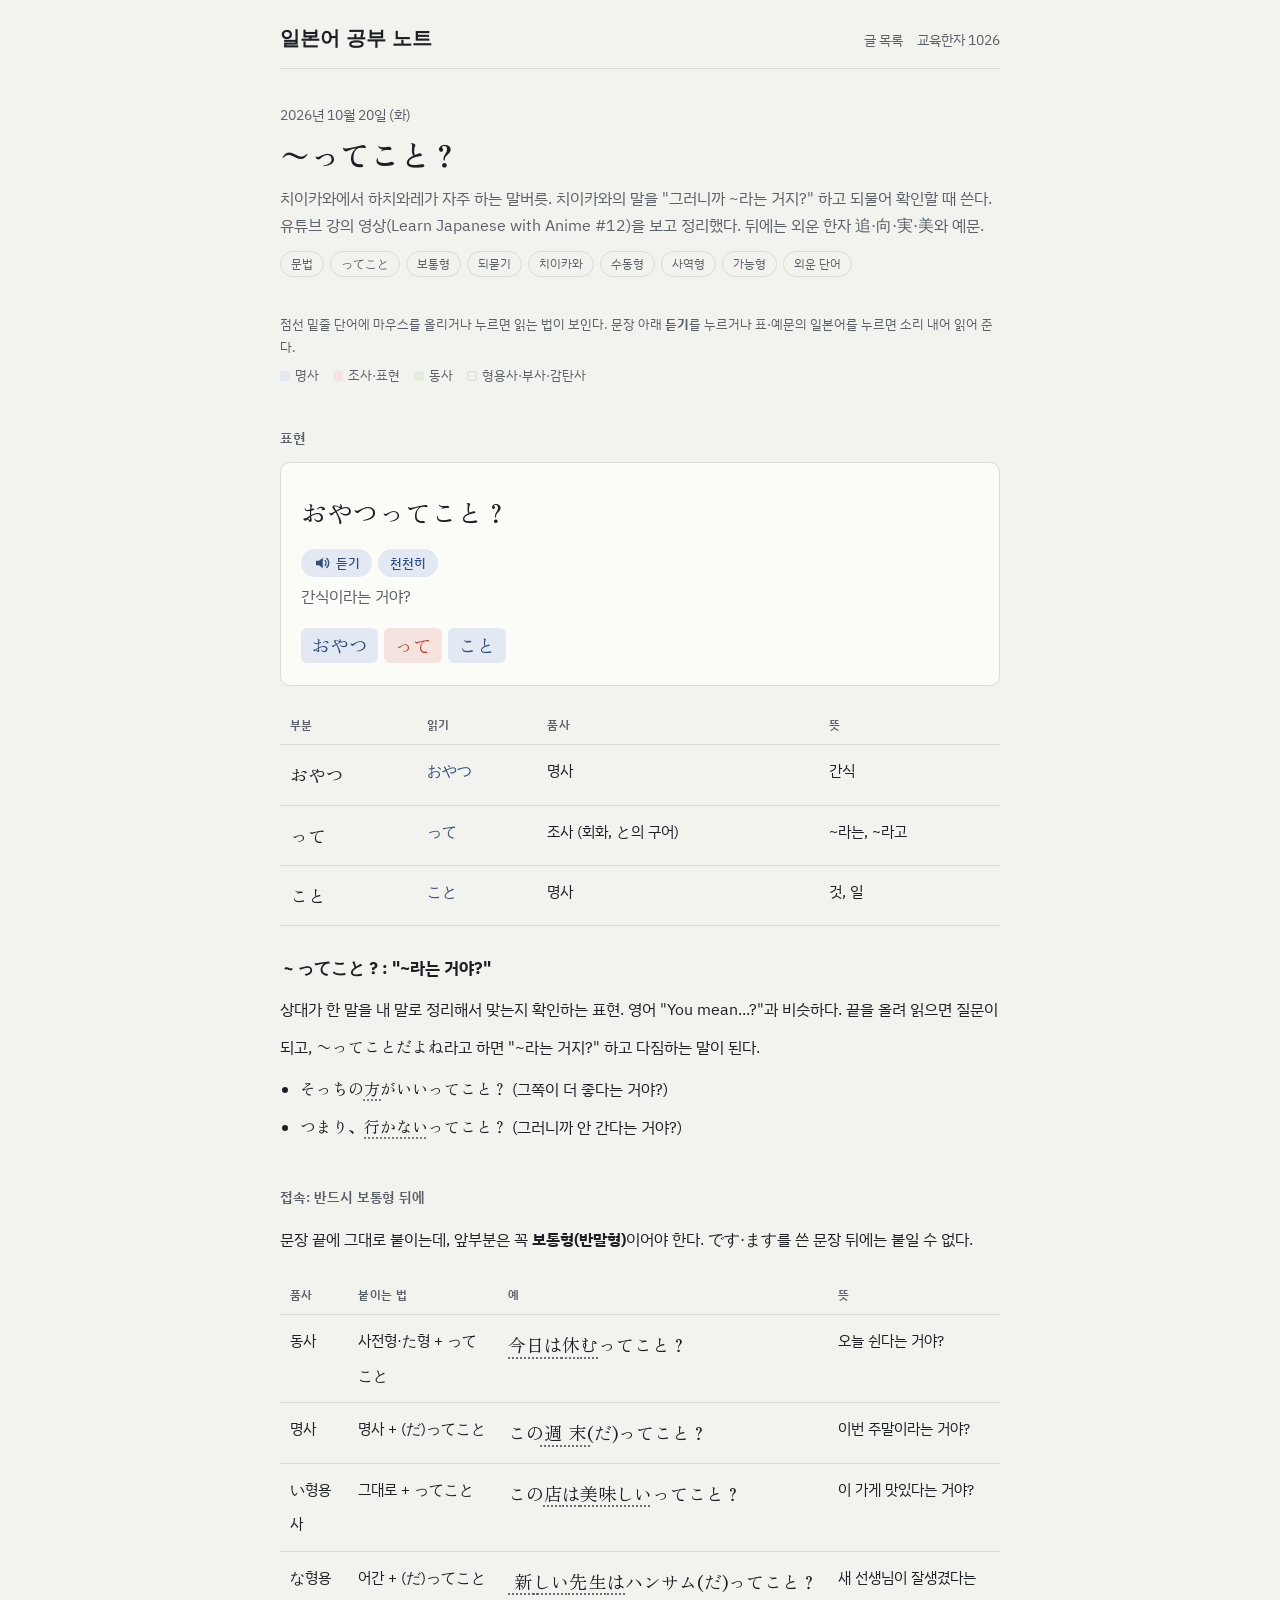
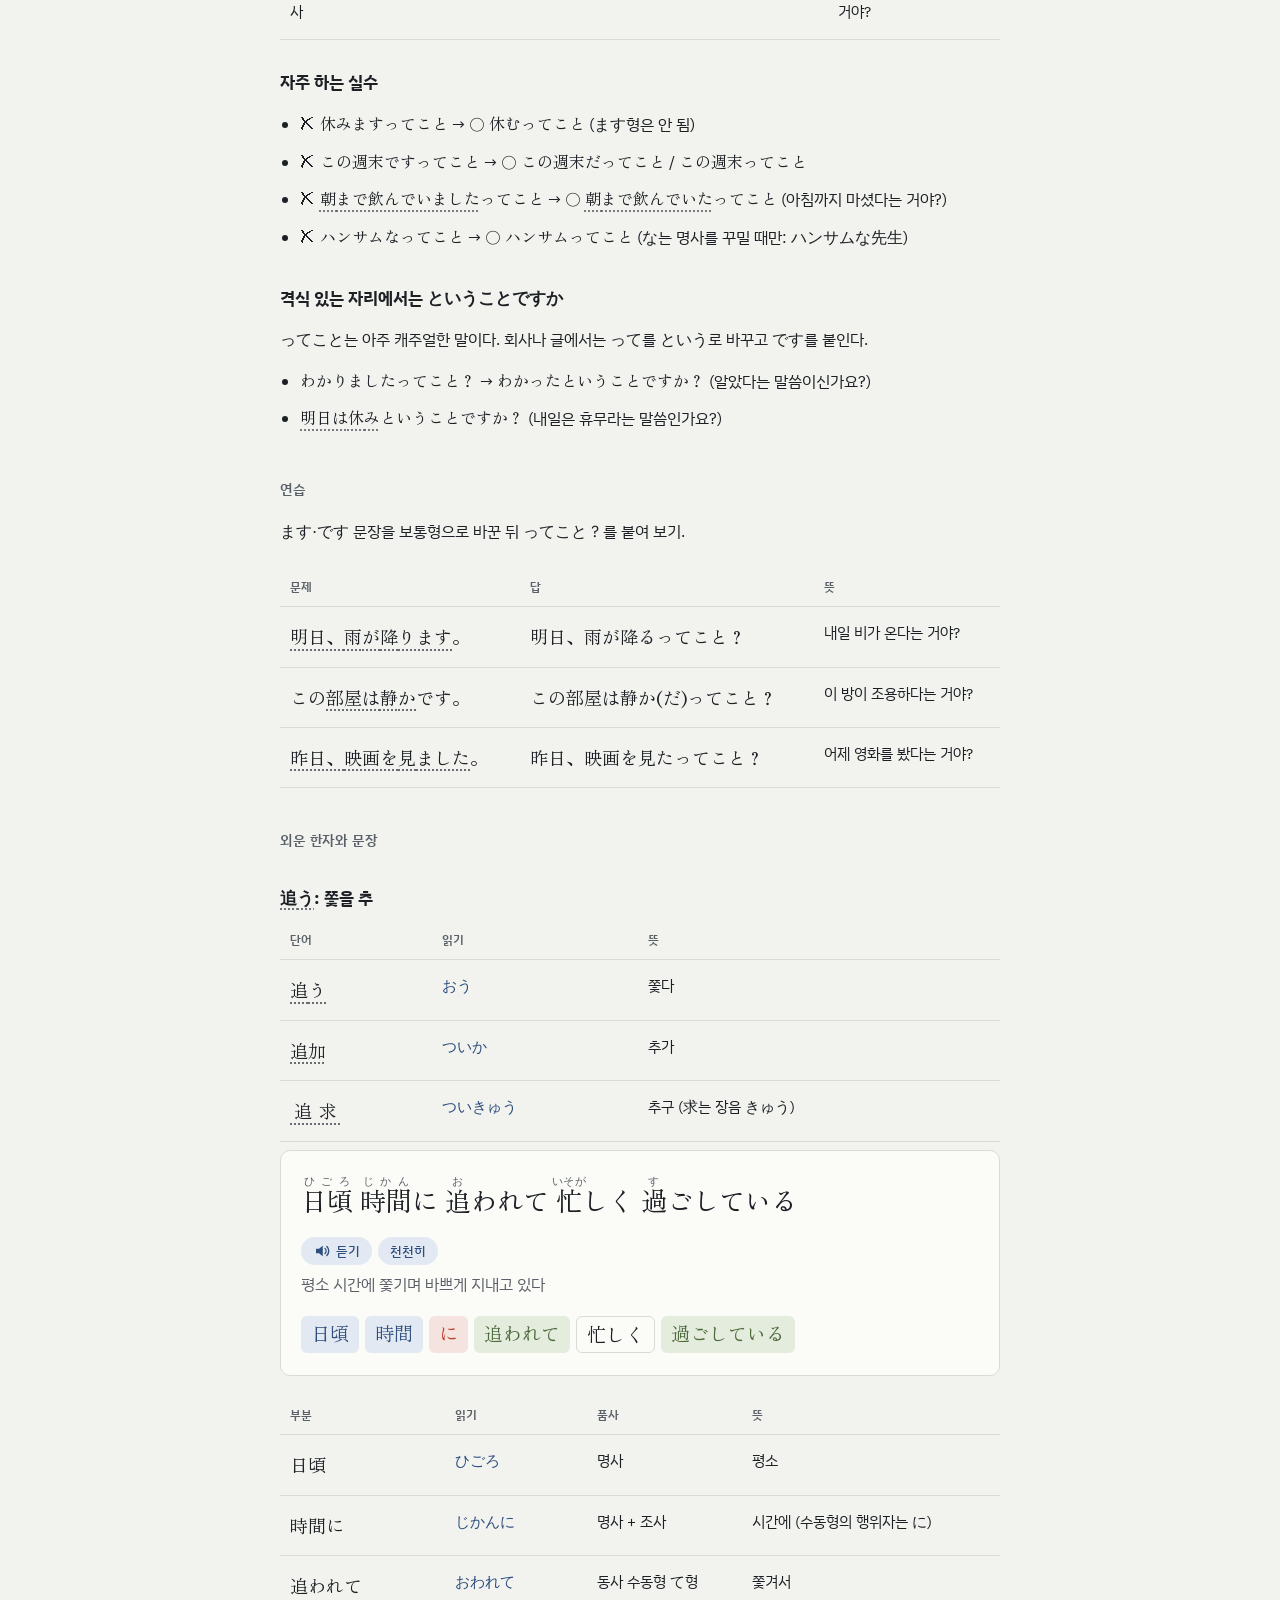
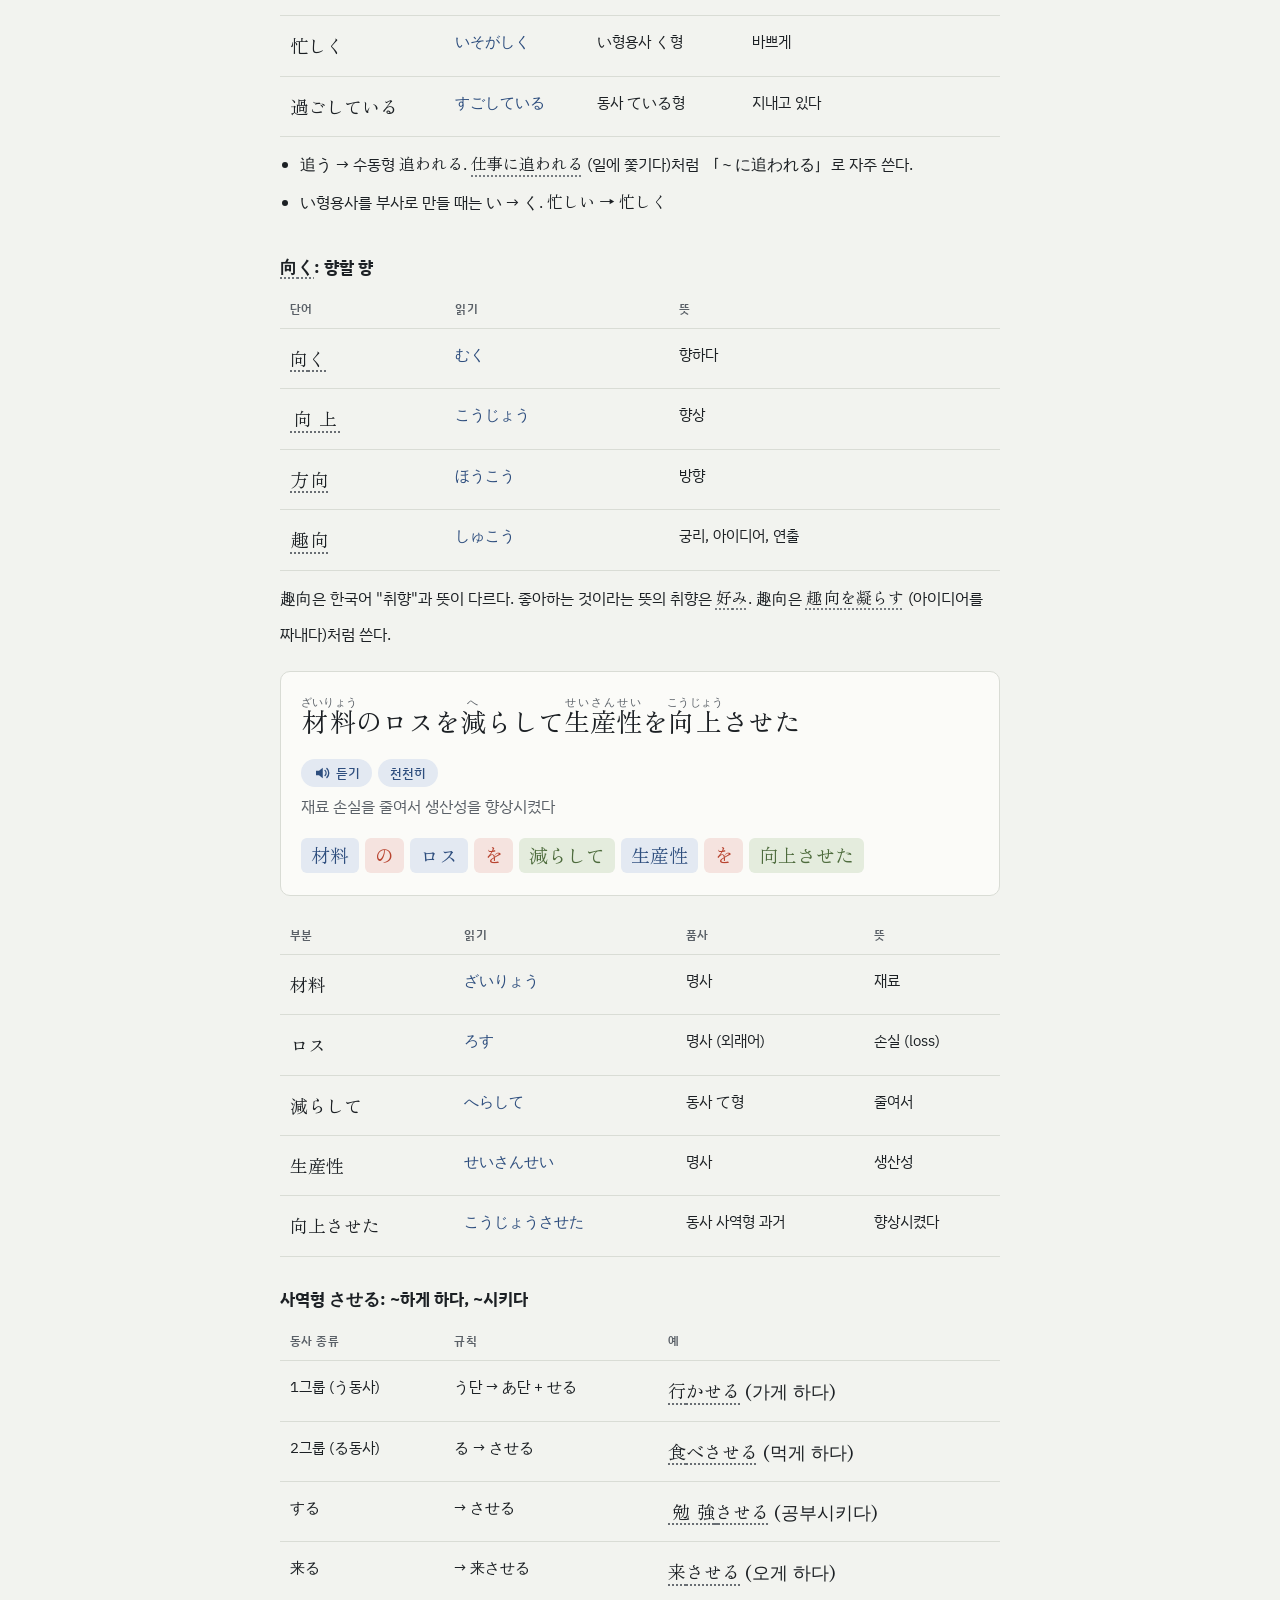
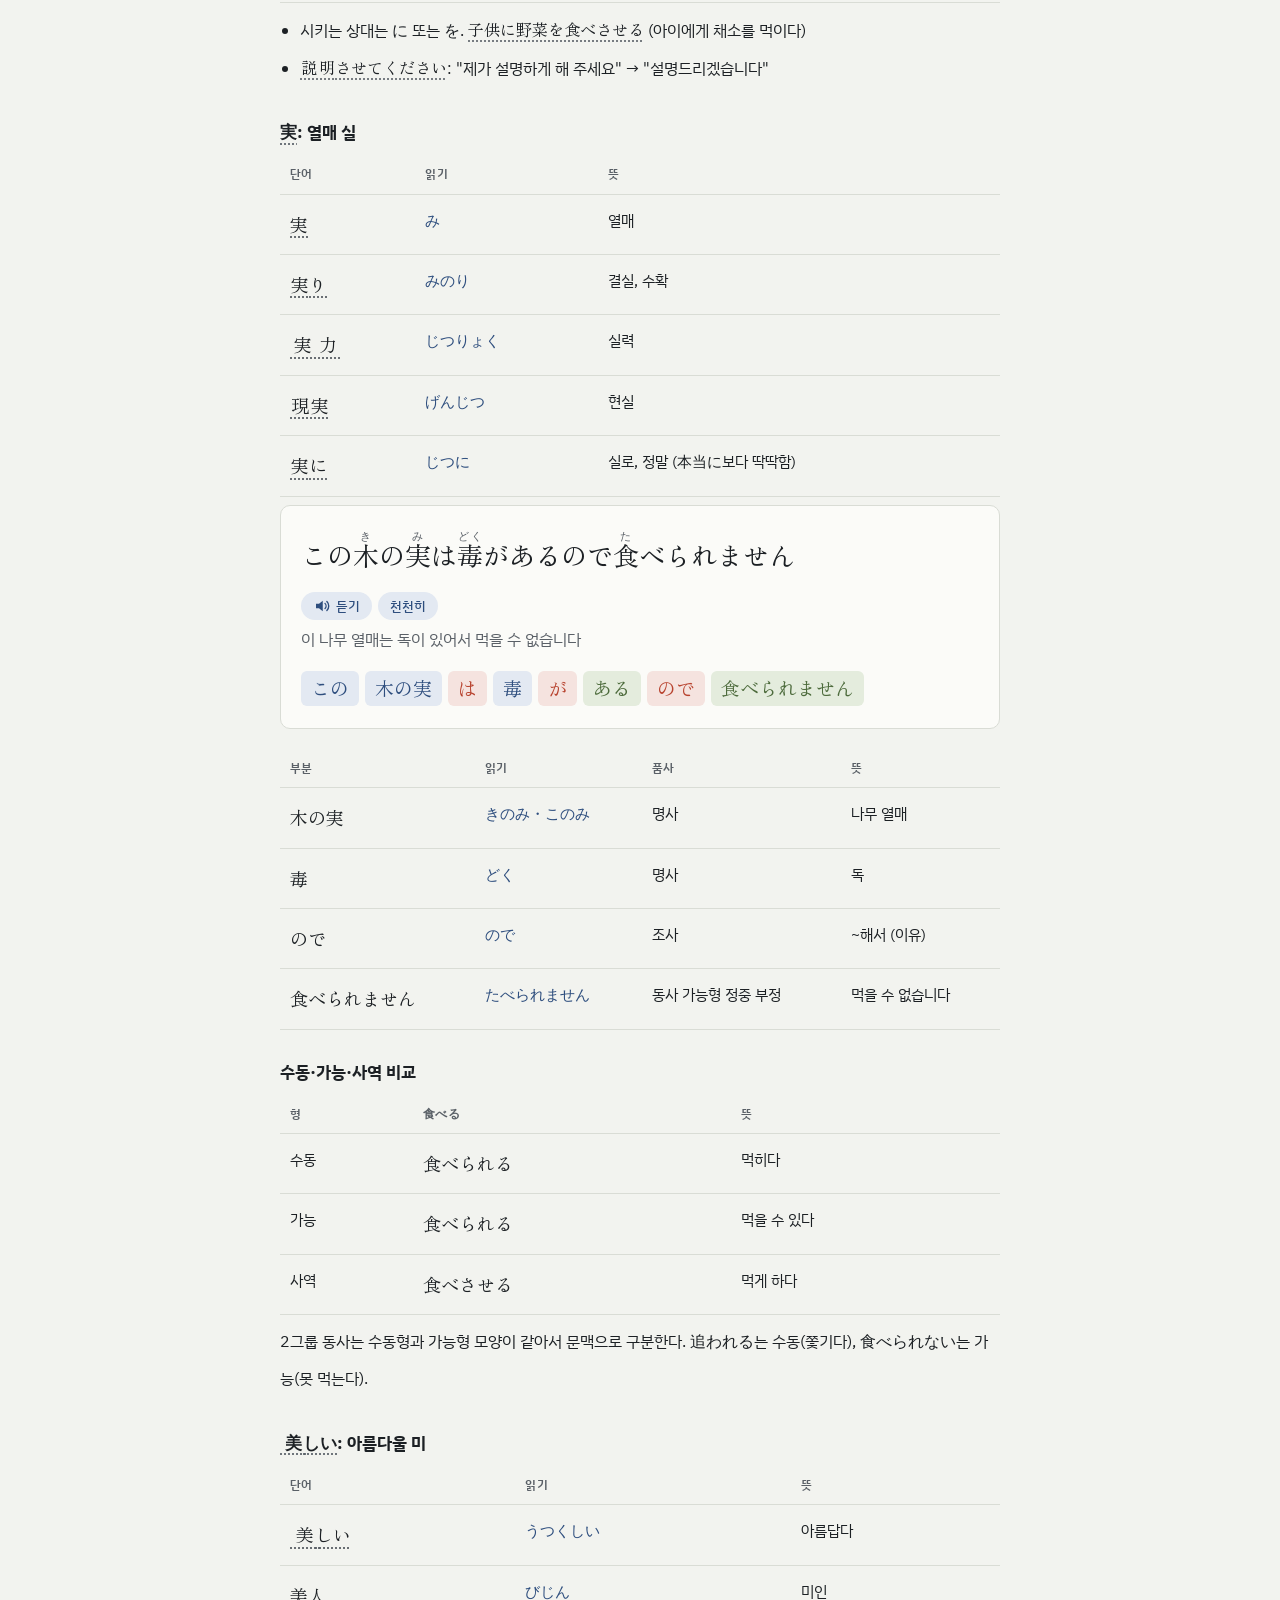
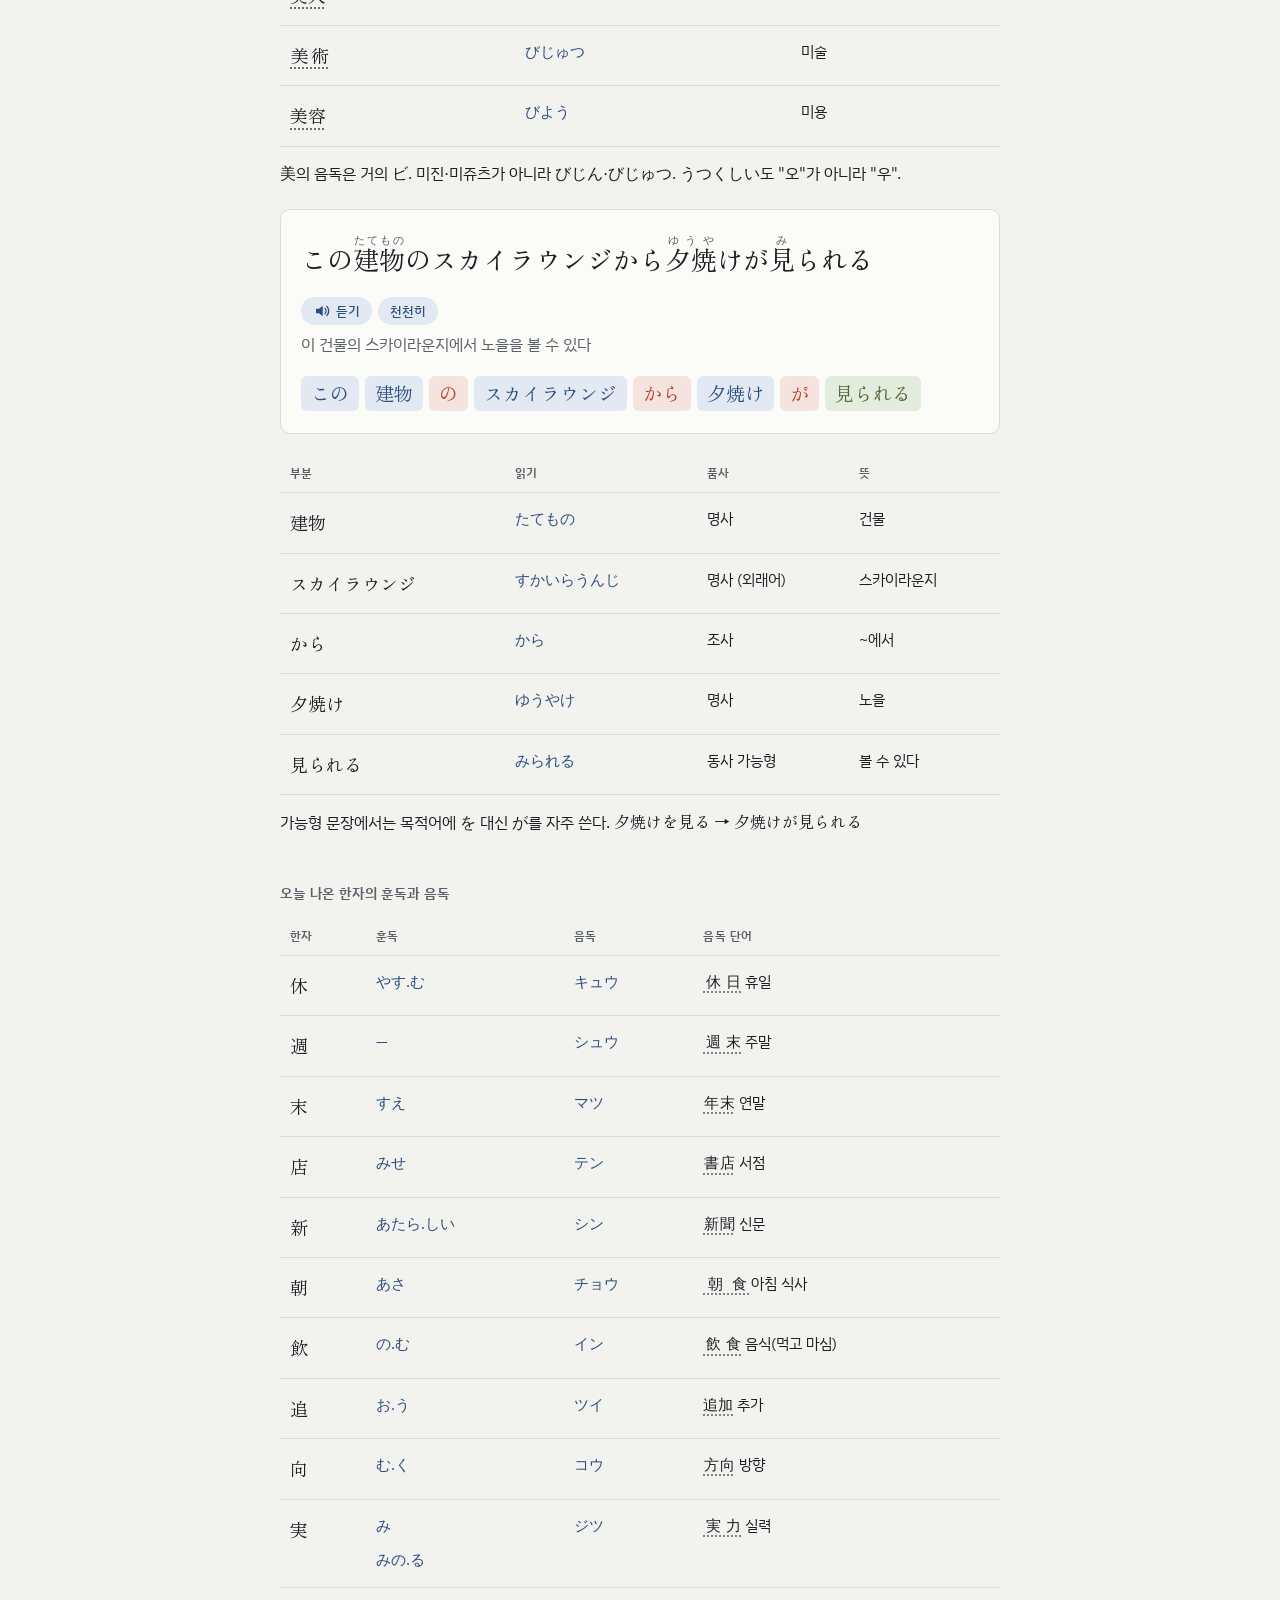
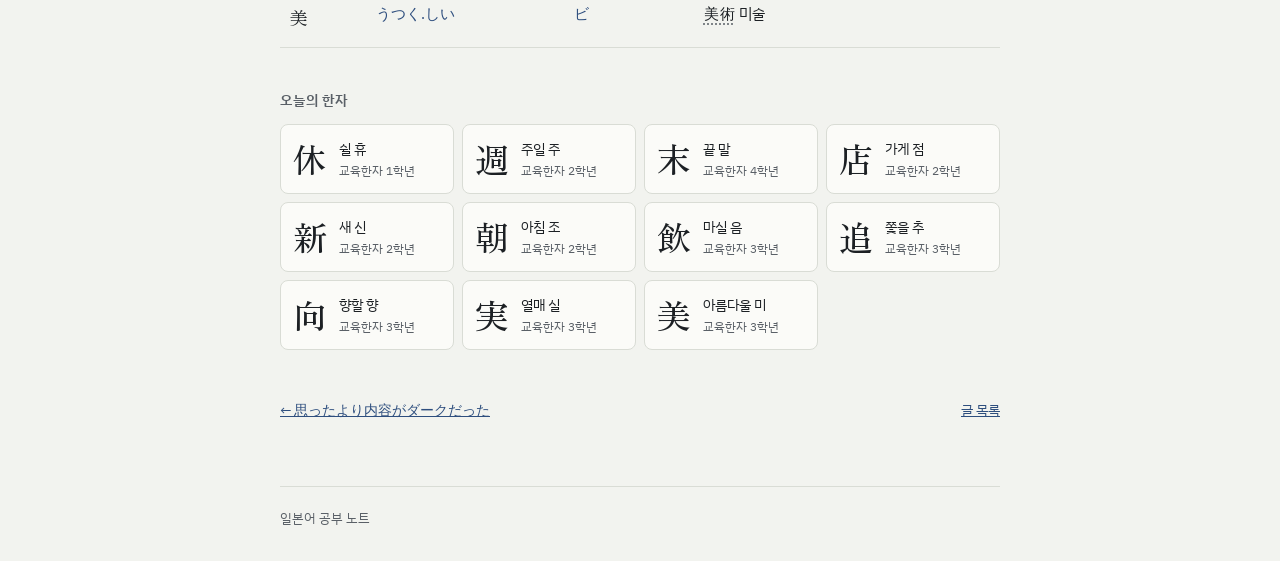
<file: posts/2026-10-20.html>
<!doctype html>
<html lang="ko">
<head>
<meta charset="utf-8">
<meta name="viewport" content="width=device-width,initial-scale=1">
<title>〜ってこと？ · 일본어 공부 노트</title>
<meta name="description" content="치이카와 하치와레의 말버릇 〜ってこと？. 상대 말을 되물어 확인하는 표현과 보통형 접속 규칙.">
<link rel="preconnect" href="https://fonts.googleapis.com">
<link rel="preconnect" href="https://fonts.gstatic.com" crossorigin>
<link rel="stylesheet" href="https://fonts.googleapis.com/css2?family=Zen+Old+Mincho:wght@500;700&family=IBM+Plex+Sans+KR:wght@400;500;600&display=swap">
<link rel="stylesheet" href="../style.css">
</head>
<body>
<div class="wrap">
<header class="site">
  <a class="name" href="../">일본어 공부 노트</a>
  <nav><a href="../">글 목록</a><a href="../kanji/">교육한자 1026</a></nav>
</header>

<main>
<article>
  <div class="post-head">
    <time datetime="2026-10-20">2026년 10월 20일 (화)</time>
    <h1>〜ってこと？</h1>
    <p>치이카와에서 하치와레가 자주 하는 말버릇. 치이카와의 말을 "그러니까 ~라는 거지?" 하고 되물어 확인할 때 쓴다. 유튜브 강의 영상(Learn Japanese with Anime #12)을 보고 정리했다. 뒤에는 외운 한자 追·向·実·美와 예문.</p>
    <div class="tags"><span>문법</span><span>ってこと</span><span>보통형</span><span>되묻기</span><span>치이카와</span><span>수동형</span><span>사역형</span><span>가능형</span><span>외운 단어</span></div>
  </div>

  <p class="hint-yomi">점선 밑줄 단어에 마우스를 올리거나 누르면 읽는 법이 보인다.</p>
  <p class="legend"><span><i style="background:var(--ai-soft)"></i>명사</span><span><i style="background:var(--shu-soft)"></i>조사·표현</span><span><i style="background:var(--moss-soft)"></i>동사</span><span><i style="border:1px solid var(--line)"></i>형용사·부사·감탄사</span></p>

  <h2>표현</h2>
  <div class="sentence">
    <p class="jp">おやつってこと？</p>
    <p class="ko">간식이라는 거야?</p>
    <ul class="seg"><li class="n">おやつ</li><li class="p">って</li><li class="n">こと</li></ul>
  </div>

  <div class="tbl"><table>
    <thead><tr><th>부분</th><th>읽기</th><th>품사</th><th>뜻</th></tr></thead>
    <tbody>
      <tr><td class="w">おやつ</td><td class="r">おやつ</td><td>명사</td><td>간식</td></tr>
      <tr><td class="w">って</td><td class="r">って</td><td>조사 (회화, と의 구어)</td><td>~라는, ~라고</td></tr>
      <tr><td class="w">こと</td><td class="r">こと</td><td>명사</td><td>것, 일</td></tr>
    </tbody>
  </table></div>

  <h3>〜ってこと？: "~라는 거야?"</h3>
  <div class="point">
    <p>상대가 한 말을 내 말로 정리해서 맞는지 확인하는 표현. 영어 "You mean...?"과 비슷하다. 끝을 올려 읽으면 질문이 되고, <span class="eg">〜ってことだよね</span>라고 하면 "~라는 거지?" 하고 다짐하는 말이 된다.</p>
    <ul>
      <li><span class="eg">そっちの<span class="hv" tabindex="0"><ruby>方<rt>ほう</rt></ruby></span>がいいってこと？</span> (그쪽이 더 좋다는 거야?)</li>
      <li><span class="eg">つまり、<span class="hv" tabindex="0"><ruby>行<rt>い</rt></ruby>かない</span>ってこと？</span> (그러니까 안 간다는 거야?)</li>
    </ul>
  </div>

  <h2>접속: 반드시 보통형 뒤에</h2>
  <div class="point"><p>문장 끝에 그대로 붙이는데, 앞부분은 꼭 <b>보통형(반말형)</b>이어야 한다. です·ます를 쓴 문장 뒤에는 붙일 수 없다.</p></div>
  <div class="tbl"><table>
    <thead><tr><th>품사</th><th>붙이는 법</th><th>예</th><th>뜻</th></tr></thead>
    <tbody>
      <tr><td>동사</td><td>사전형·た형 + ってこと</td><td class="w"><span class="hv" tabindex="0"><ruby>今日<rt>きょう</rt></ruby>は<ruby>休<rt>やす</rt></ruby>む</span>ってこと？</td><td>오늘 쉰다는 거야?</td></tr>
      <tr><td>명사</td><td>명사 + (だ)ってこと</td><td class="w">この<span class="hv" tabindex="0"><ruby>週末<rt>しゅうまつ</rt></ruby></span>(だ)ってこと？</td><td>이번 주말이라는 거야?</td></tr>
      <tr><td>い형용사</td><td>그대로 + ってこと</td><td class="w">この<span class="hv" tabindex="0"><ruby>店<rt>みせ</rt></ruby>は<ruby>美味<rt>おい</rt></ruby>しい</span>ってこと？</td><td>이 가게 맛있다는 거야?</td></tr>
      <tr><td>な형용사</td><td>어간 + (だ)ってこと</td><td class="w"><span class="hv" tabindex="0"><ruby>新<rt>あたら</rt></ruby>しい<ruby>先生<rt>せんせい</rt></ruby>は</span>ハンサム(だ)ってこと？</td><td>새 선생님이 잘생겼다는 거야?</td></tr>
    </tbody>
  </table></div>

  <h3>자주 하는 실수</h3>
  <div class="point">
    <ul>
      <li>✗ <span class="eg">休みますってこと</span> → ○ <span class="eg">休むってこと</span> (ます형은 안 됨)</li>
      <li>✗ <span class="eg">この週末ですってこと</span> → ○ <span class="eg">この週末だってこと</span> / <span class="eg">この週末ってこと</span></li>
      <li>✗ <span class="eg"><span class="hv" tabindex="0"><ruby>朝<rt>あさ</rt></ruby>まで<ruby>飲<rt>の</rt></ruby>んでいました</span>ってこと</span> → ○ <span class="eg"><span class="hv" tabindex="0"><ruby>朝<rt>あさ</rt></ruby>まで<ruby>飲<rt>の</rt></ruby>んでいた</span>ってこと</span> (아침까지 마셨다는 거야?)</li>
      <li>✗ <span class="eg">ハンサムなってこと</span> → ○ <span class="eg">ハンサムってこと</span> (な는 명사를 꾸밀 때만: ハンサムな先生)</li>
    </ul>
  </div>

  <h3>격식 있는 자리에서는 ということですか</h3>
  <div class="point">
    <p>ってこと는 아주 캐주얼한 말이다. 회사나 글에서는 って를 という로 바꾸고 です를 붙인다.</p>
    <ul>
      <li><span class="eg">わかりましたってこと？</span> → <span class="eg">わかったということですか？</span> (알았다는 말씀이신가요?)</li>
      <li><span class="eg"><span class="hv" tabindex="0"><ruby>明日<rt>あした</rt></ruby>は<ruby>休<rt>やす</rt></ruby>み</span>ということですか？</span> (내일은 휴무라는 말씀인가요?)</li>
    </ul>
  </div>

  <h2>연습</h2>
  <div class="point"><p>ます·です 문장을 보통형으로 바꾼 뒤 ってこと？를 붙여 보기.</p></div>
  <div class="tbl"><table>
    <thead><tr><th>문제</th><th>답</th><th>뜻</th></tr></thead>
    <tbody>
      <tr><td class="w"><span class="hv" tabindex="0"><ruby>明日<rt>あした</rt></ruby>、<ruby>雨<rt>あめ</rt></ruby>が<ruby>降<rt>ふ</rt></ruby>ります</span>。</td><td class="w">明日、雨が降るってこと？</td><td>내일 비가 온다는 거야?</td></tr>
      <tr><td class="w">この<span class="hv" tabindex="0"><ruby>部屋<rt>へや</rt></ruby>は<ruby>静<rt>しず</rt></ruby>か</span>です。</td><td class="w">この部屋は静か(だ)ってこと？</td><td>이 방이 조용하다는 거야?</td></tr>
      <tr><td class="w"><span class="hv" tabindex="0"><ruby>昨日<rt>きのう</rt></ruby>、<ruby>映画<rt>えいが</rt></ruby>を<ruby>見<rt>み</rt></ruby>ました</span>。</td><td class="w">昨日、映画を見たってこと？</td><td>어제 영화를 봤다는 거야?</td></tr>
    </tbody>
  </table></div>

  <h2>외운 한자와 문장</h2>

  <h3><span class="hv" tabindex="0"><ruby>追<rt>お</rt></ruby>う</span>: 쫓을 추</h3>
  <div class="tbl"><table>
    <thead><tr><th>단어</th><th>읽기</th><th>뜻</th></tr></thead>
    <tbody>
      <tr><td class="w"><span class="hv" tabindex="0"><ruby>追<rt>お</rt></ruby>う</span></td><td class="r">おう</td><td>쫓다</td></tr>
      <tr><td class="w"><span class="hv" tabindex="0"><ruby>追加<rt>ついか</rt></ruby></span></td><td class="r">ついか</td><td>추가</td></tr>
      <tr><td class="w"><span class="hv" tabindex="0"><ruby>追求<rt>ついきゅう</rt></ruby></span></td><td class="r">ついきゅう</td><td>추구 (求는 장음 きゅう)</td></tr>
    </tbody>
  </table></div>

  <div class="sentence">
    <p class="jp"><ruby>日頃<rt>ひごろ</rt></ruby> <ruby>時間<rt>じかん</rt></ruby>に <ruby>追<rt>お</rt></ruby>われて <ruby>忙<rt>いそが</rt></ruby>しく <ruby>過<rt>す</rt></ruby>ごしている</p>
    <p class="ko">평소 시간에 쫓기며 바쁘게 지내고 있다</p>
    <ul class="seg"><li class="n">日頃</li><li class="n">時間</li><li class="p">に</li><li class="v">追われて</li><li class="a">忙しく</li><li class="v">過ごしている</li></ul>
  </div>
  <div class="tbl"><table>
    <thead><tr><th>부분</th><th>읽기</th><th>품사</th><th>뜻</th></tr></thead>
    <tbody>
      <tr><td class="w">日頃</td><td class="r">ひごろ</td><td>명사</td><td>평소</td></tr>
      <tr><td class="w">時間に</td><td class="r">じかんに</td><td>명사 + 조사</td><td>시간에 (수동형의 행위자는 に)</td></tr>
      <tr><td class="w">追われて</td><td class="r">おわれて</td><td>동사 수동형 て형</td><td>쫓겨서</td></tr>
      <tr><td class="w">忙しく</td><td class="r">いそがしく</td><td>い형용사 く형</td><td>바쁘게</td></tr>
      <tr><td class="w">過ごしている</td><td class="r">すごしている</td><td>동사 ている형</td><td>지내고 있다</td></tr>
    </tbody>
  </table></div>
  <div class="point">
    <ul>
      <li>追う → 수동형 <span class="eg">追われる</span>. <span class="eg"><span class="hv" tabindex="0"><ruby>仕事<rt>しごと</rt></ruby>に<ruby>追<rt>お</rt></ruby>われる</span></span> (일에 쫓기다)처럼 「〜に追われる」로 자주 쓴다.</li>
      <li>い형용사를 부사로 만들 때는 い → く. <span class="eg">忙しい → 忙しく</span></li>
    </ul>
  </div>

  <h3><span class="hv" tabindex="0"><ruby>向<rt>む</rt></ruby>く</span>: 향할 향</h3>
  <div class="tbl"><table>
    <thead><tr><th>단어</th><th>읽기</th><th>뜻</th></tr></thead>
    <tbody>
      <tr><td class="w"><span class="hv" tabindex="0"><ruby>向<rt>む</rt></ruby>く</span></td><td class="r">むく</td><td>향하다</td></tr>
      <tr><td class="w"><span class="hv" tabindex="0"><ruby>向上<rt>こうじょう</rt></ruby></span></td><td class="r">こうじょう</td><td>향상</td></tr>
      <tr><td class="w"><span class="hv" tabindex="0"><ruby>方向<rt>ほうこう</rt></ruby></span></td><td class="r">ほうこう</td><td>방향</td></tr>
      <tr><td class="w"><span class="hv" tabindex="0"><ruby>趣向<rt>しゅこう</rt></ruby></span></td><td class="r">しゅこう</td><td>궁리, 아이디어, 연출</td></tr>
    </tbody>
  </table></div>
  <div class="point"><p>趣向은 한국어 "취향"과 뜻이 다르다. 좋아하는 것이라는 뜻의 취향은 <span class="eg"><span class="hv" tabindex="0"><ruby>好<rt>この</rt></ruby>み</span></span>. 趣向은 <span class="eg"><span class="hv" tabindex="0"><ruby>趣向<rt>しゅこう</rt></ruby>を<ruby>凝<rt>こ</rt></ruby>らす</span></span> (아이디어를 짜내다)처럼 쓴다.</p></div>

  <div class="sentence">
    <p class="jp"><ruby>材料<rt>ざいりょう</rt></ruby>のロスを<ruby>減<rt>へ</rt></ruby>らして<ruby>生産性<rt>せいさんせい</rt></ruby>を<ruby>向上<rt>こうじょう</rt></ruby>させた</p>
    <p class="ko">재료 손실을 줄여서 생산성을 향상시켰다</p>
    <ul class="seg"><li class="n">材料</li><li class="p">の</li><li class="n">ロス</li><li class="p">を</li><li class="v">減らして</li><li class="n">生産性</li><li class="p">を</li><li class="v">向上させた</li></ul>
  </div>
  <div class="tbl"><table>
    <thead><tr><th>부분</th><th>읽기</th><th>품사</th><th>뜻</th></tr></thead>
    <tbody>
      <tr><td class="w">材料</td><td class="r">ざいりょう</td><td>명사</td><td>재료</td></tr>
      <tr><td class="w">ロス</td><td class="r">ろす</td><td>명사 (외래어)</td><td>손실 (loss)</td></tr>
      <tr><td class="w">減らして</td><td class="r">へらして</td><td>동사 て형</td><td>줄여서</td></tr>
      <tr><td class="w">生産性</td><td class="r">せいさんせい</td><td>명사</td><td>생산성</td></tr>
      <tr><td class="w">向上させた</td><td class="r">こうじょうさせた</td><td>동사 사역형 과거</td><td>향상시켰다</td></tr>
    </tbody>
  </table></div>

  <h3>사역형 させる: ~하게 하다, ~시키다</h3>
  <div class="tbl"><table>
    <thead><tr><th>동사 종류</th><th>규칙</th><th>예</th></tr></thead>
    <tbody>
      <tr><td>1그룹 (う동사)</td><td>う단 → あ단 + せる</td><td class="w"><span class="hv" tabindex="0"><ruby>行<rt>い</rt></ruby>かせる</span> (가게 하다)</td></tr>
      <tr><td>2그룹 (る동사)</td><td>る → させる</td><td class="w"><span class="hv" tabindex="0"><ruby>食<rt>た</rt></ruby>べさせる</span> (먹게 하다)</td></tr>
      <tr><td>する</td><td>→ させる</td><td class="w"><span class="hv" tabindex="0"><ruby>勉強<rt>べんきょう</rt></ruby>させる</span> (공부시키다)</td></tr>
      <tr><td>来る</td><td>→ 来させる</td><td class="w"><span class="hv" tabindex="0"><ruby>来<rt>こ</rt></ruby>させる</span> (오게 하다)</td></tr>
    </tbody>
  </table></div>
  <div class="point">
    <ul>
      <li>시키는 상대는 に 또는 を. <span class="eg"><span class="hv" tabindex="0"><ruby>子供<rt>こども</rt></ruby>に<ruby>野菜<rt>やさい</rt></ruby>を<ruby>食<rt>た</rt></ruby>べさせる</span></span> (아이에게 채소를 먹이다)</li>
      <li><span class="eg"><span class="hv" tabindex="0"><ruby>説明<rt>せつめい</rt></ruby>させてください</span></span>: "제가 설명하게 해 주세요" → "설명드리겠습니다"</li>
    </ul>
  </div>

  <h3><span class="hv" tabindex="0"><ruby>実<rt>み</rt></ruby></span>: 열매 실</h3>
  <div class="tbl"><table>
    <thead><tr><th>단어</th><th>읽기</th><th>뜻</th></tr></thead>
    <tbody>
      <tr><td class="w"><span class="hv" tabindex="0"><ruby>実<rt>み</rt></ruby></span></td><td class="r">み</td><td>열매</td></tr>
      <tr><td class="w"><span class="hv" tabindex="0"><ruby>実<rt>みの</rt></ruby>り</span></td><td class="r">みのり</td><td>결실, 수확</td></tr>
      <tr><td class="w"><span class="hv" tabindex="0"><ruby>実力<rt>じつりょく</rt></ruby></span></td><td class="r">じつりょく</td><td>실력</td></tr>
      <tr><td class="w"><span class="hv" tabindex="0"><ruby>現実<rt>げんじつ</rt></ruby></span></td><td class="r">げんじつ</td><td>현실</td></tr>
      <tr><td class="w"><span class="hv" tabindex="0"><ruby>実<rt>じつ</rt></ruby>に</span></td><td class="r">じつに</td><td>실로, 정말 (本当に보다 딱딱함)</td></tr>
    </tbody>
  </table></div>

  <div class="sentence">
    <p class="jp">この<ruby>木<rt>き</rt></ruby>の<ruby>実<rt>み</rt></ruby>は<ruby>毒<rt>どく</rt></ruby>があるので<ruby>食<rt>た</rt></ruby>べられません</p>
    <p class="ko">이 나무 열매는 독이 있어서 먹을 수 없습니다</p>
    <ul class="seg"><li class="n">この</li><li class="n">木の実</li><li class="p">は</li><li class="n">毒</li><li class="p">が</li><li class="v">ある</li><li class="p">ので</li><li class="v">食べられません</li></ul>
  </div>
  <div class="tbl"><table>
    <thead><tr><th>부분</th><th>읽기</th><th>품사</th><th>뜻</th></tr></thead>
    <tbody>
      <tr><td class="w">木の実</td><td class="r">きのみ・このみ</td><td>명사</td><td>나무 열매</td></tr>
      <tr><td class="w">毒</td><td class="r">どく</td><td>명사</td><td>독</td></tr>
      <tr><td class="w">ので</td><td class="r">ので</td><td>조사</td><td>~해서 (이유)</td></tr>
      <tr><td class="w">食べられません</td><td class="r">たべられません</td><td>동사 가능형 정중 부정</td><td>먹을 수 없습니다</td></tr>
    </tbody>
  </table></div>

  <h3>수동·가능·사역 비교</h3>
  <div class="tbl"><table>
    <thead><tr><th>형</th><th>食べる</th><th>뜻</th></tr></thead>
    <tbody>
      <tr><td>수동</td><td class="w">食べられる</td><td>먹히다</td></tr>
      <tr><td>가능</td><td class="w">食べられる</td><td>먹을 수 있다</td></tr>
      <tr><td>사역</td><td class="w">食べさせる</td><td>먹게 하다</td></tr>
    </tbody>
  </table></div>
  <div class="point"><p>2그룹 동사는 수동형과 가능형 모양이 같아서 문맥으로 구분한다. 追われる는 수동(쫓기다), 食べられない는 가능(못 먹는다).</p></div>

  <h3><span class="hv" tabindex="0"><ruby>美<rt>うつく</rt></ruby>しい</span>: 아름다울 미</h3>
  <div class="tbl"><table>
    <thead><tr><th>단어</th><th>읽기</th><th>뜻</th></tr></thead>
    <tbody>
      <tr><td class="w"><span class="hv" tabindex="0"><ruby>美<rt>うつく</rt></ruby>しい</span></td><td class="r">うつくしい</td><td>아름답다</td></tr>
      <tr><td class="w"><span class="hv" tabindex="0"><ruby>美人<rt>びじん</rt></ruby></span></td><td class="r">びじん</td><td>미인</td></tr>
      <tr><td class="w"><span class="hv" tabindex="0"><ruby>美術<rt>びじゅつ</rt></ruby></span></td><td class="r">びじゅつ</td><td>미술</td></tr>
      <tr><td class="w"><span class="hv" tabindex="0"><ruby>美容<rt>びよう</rt></ruby></span></td><td class="r">びよう</td><td>미용</td></tr>
    </tbody>
  </table></div>
  <div class="point"><p>美의 음독은 거의 ビ. 미진·미쥬츠가 아니라 びじん·びじゅつ. うつくしい도 "오"가 아니라 "우".</p></div>

  <div class="sentence">
    <p class="jp">この<ruby>建物<rt>たてもの</rt></ruby>のスカイラウンジから<ruby>夕焼<rt>ゆうや</rt></ruby>けが<ruby>見<rt>み</rt></ruby>られる</p>
    <p class="ko">이 건물의 스카이라운지에서 노을을 볼 수 있다</p>
    <ul class="seg"><li class="n">この</li><li class="n">建物</li><li class="p">の</li><li class="n">スカイラウンジ</li><li class="p">から</li><li class="n">夕焼け</li><li class="p">が</li><li class="v">見られる</li></ul>
  </div>
  <div class="tbl"><table>
    <thead><tr><th>부분</th><th>읽기</th><th>품사</th><th>뜻</th></tr></thead>
    <tbody>
      <tr><td class="w">建物</td><td class="r">たてもの</td><td>명사</td><td>건물</td></tr>
      <tr><td class="w">スカイラウンジ</td><td class="r">すかいらうんじ</td><td>명사 (외래어)</td><td>스카이라운지</td></tr>
      <tr><td class="w">から</td><td class="r">から</td><td>조사</td><td>~에서</td></tr>
      <tr><td class="w">夕焼け</td><td class="r">ゆうやけ</td><td>명사</td><td>노을</td></tr>
      <tr><td class="w">見られる</td><td class="r">みられる</td><td>동사 가능형</td><td>볼 수 있다</td></tr>
    </tbody>
  </table></div>
  <div class="point"><p>가능형 문장에서는 목적어에 を 대신 が를 자주 쓴다. <span class="eg">夕焼けを見る → 夕焼けが見られる</span></p></div>

  <h2>오늘 나온 한자의 훈독과 음독</h2>
  <div class="tbl"><table>
    <thead><tr><th>한자</th><th>훈독</th><th>음독</th><th>음독 단어</th></tr></thead>
    <tbody>
      <tr><td class="w">休</td><td class="r">やす.む</td><td class="r">キュウ</td><td><span class="hv" tabindex="0"><ruby>休日<rt>きゅうじつ</rt></ruby></span> 휴일</td></tr>
      <tr><td class="w">週</td><td class="r">—</td><td class="r">シュウ</td><td><span class="hv" tabindex="0"><ruby>週末<rt>しゅうまつ</rt></ruby></span> 주말</td></tr>
      <tr><td class="w">末</td><td class="r">すえ</td><td class="r">マツ</td><td><span class="hv" tabindex="0"><ruby>年末<rt>ねんまつ</rt></ruby></span> 연말</td></tr>
      <tr><td class="w">店</td><td class="r">みせ</td><td class="r">テン</td><td><span class="hv" tabindex="0"><ruby>書店<rt>しょてん</rt></ruby></span> 서점</td></tr>
      <tr><td class="w">新</td><td class="r">あたら.しい</td><td class="r">シン</td><td><span class="hv" tabindex="0"><ruby>新聞<rt>しんぶん</rt></ruby></span> 신문</td></tr>
      <tr><td class="w">朝</td><td class="r">あさ</td><td class="r">チョウ</td><td><span class="hv" tabindex="0"><ruby>朝食<rt>ちょうしょく</rt></ruby></span> 아침 식사</td></tr>
      <tr><td class="w">飲</td><td class="r">の.む</td><td class="r">イン</td><td><span class="hv" tabindex="0"><ruby>飲食<rt>いんしょく</rt></ruby></span> 음식(먹고 마심)</td></tr>
      <tr><td class="w">追</td><td class="r">お.う</td><td class="r">ツイ</td><td><span class="hv" tabindex="0"><ruby>追加<rt>ついか</rt></ruby></span> 추가</td></tr>
      <tr><td class="w">向</td><td class="r">む.く</td><td class="r">コウ</td><td><span class="hv" tabindex="0"><ruby>方向<rt>ほうこう</rt></ruby></span> 방향</td></tr>
      <tr><td class="w">実</td><td class="r">み<br>みの.る</td><td class="r">ジツ</td><td><span class="hv" tabindex="0"><ruby>実力<rt>じつりょく</rt></ruby></span> 실력</td></tr>
      <tr><td class="w">美</td><td class="r">うつく.しい</td><td class="r">ビ</td><td><span class="hv" tabindex="0"><ruby>美術<rt>びじゅつ</rt></ruby></span> 미술</td></tr>
    </tbody>
  </table></div>

  <h2>오늘의 한자</h2>
  <div class="kanji">
    <div><b>休</b><span>쉴 휴</span><small>교육한자 1학년</small></div>
    <div><b>週</b><span>주일 주</span><small>교육한자 2학년</small></div>
    <div><b>末</b><span>끝 말</span><small>교육한자 4학년</small></div>
    <div><b>店</b><span>가게 점</span><small>교육한자 2학년</small></div>
    <div><b>新</b><span>새 신</span><small>교육한자 2학년</small></div>
    <div><b>朝</b><span>아침 조</span><small>교육한자 2학년</small></div>
    <div><b>飲</b><span>마실 음</span><small>교육한자 3학년</small></div>
    <div><b>追</b><span>쫓을 추</span><small>교육한자 3학년</small></div>
    <div><b>向</b><span>향할 향</span><small>교육한자 3학년</small></div>
    <div><b>実</b><span>열매 실</span><small>교육한자 3학년</small></div>
    <div><b>美</b><span>아름다울 미</span><small>교육한자 3학년</small></div>
  </div>

  <nav class="pager"><a href="2026-10-09.html">← 思ったより内容がダークだった</a><a href="../">글 목록</a></nav>
</article>
</main>

<footer>일본어 공부 노트</footer>
</div>
<script src="../yomi.js"></script>
</body>
</html>
</file>
<file: style.css>
:root{
  --paper:#F2F3EF; --sheet:#FBFBF8; --ink:#1C2024; --ink2:#5A6067; --line:#D9DCD5;
  --ai:#2E4E7E; --ai-soft:#E3E9F2; --shu:#B8432F; --shu-soft:#F5E3DF; --moss:#4D6B3C; --moss-soft:#E4ECDD;
  --mincho:"Zen Old Mincho","Hiragino Mincho ProN","Yu Mincho","Noto Serif JP",serif;
  --sans:"IBM Plex Sans KR","Apple SD Gothic Neo","Hiragino Sans","Noto Sans KR",sans-serif;
  color-scheme:light;
}
@media (prefers-color-scheme:dark){:root{
  color-scheme:dark;--paper:#14171A;--sheet:#1C2024;--ink:#E7E8E3;--ink2:#9AA0A6;--line:#30353B;
  --ai:#8EAAD8;--ai-soft:#223149;--shu:#E0735E;--shu-soft:#3A2420;--moss:#9CC285;--moss-soft:#243020;}}
*{box-sizing:border-box}
html{-webkit-text-size-adjust:100%}
body{margin:0;background:var(--paper);color:var(--ink);font-family:var(--sans);font-size:16px;line-height:1.7;padding-inline:16px}
a{color:var(--ai)}
a:focus-visible{outline:2px solid var(--ai);outline-offset:2px}
.wrap{max-width:720px;margin:0 auto}
.site{display:flex;align-items:baseline;gap:16px;flex-wrap:wrap;padding-block:20px 14px;border-bottom:1px solid var(--line)}
.site .name{font-family:var(--mincho);font-weight:700;font-size:20px;color:var(--ink);text-decoration:none}
.site nav{display:flex;gap:14px;margin-left:auto;font-size:14px}
.site nav a{color:var(--ink2);text-decoration:none}
.site nav a:hover,.site nav a[aria-current]{color:var(--ink)}
main{padding-block:32px 64px}
footer{border-top:1px solid var(--line);padding-block:20px 32px;font-size:13px;color:var(--ink2)}

/* 글 목록 */
.intro{color:var(--ink2);margin:0 0 28px}
.month{font-size:13px;color:var(--ink2);letter-spacing:.06em;margin:28px 0 8px}
.posts{list-style:none;margin:0;padding:0;border-top:1px solid var(--line)}
.posts li{border-bottom:1px solid var(--line)}
.posts a{display:grid;grid-template-columns:5.5em 1fr;gap:4px 16px;padding:16px 0;text-decoration:none;color:var(--ink)}
.posts time{font-size:14px;color:var(--ink2);font-variant-numeric:tabular-nums}
.posts .t{font-family:var(--mincho);font-size:19px;font-weight:500;line-height:1.4}
.posts .d{grid-column:2;font-size:14px;color:var(--ink2)}
.posts a:hover .t{color:var(--ai)}

/* 글 본문 */
.post-head{margin-bottom:36px}
.post-head time{font-size:14px;color:var(--ink2);font-variant-numeric:tabular-nums}
.post-head h1{font-family:var(--mincho);font-weight:700;font-size:30px;line-height:1.35;margin:6px 0 10px;text-wrap:balance}
.post-head p{color:var(--ink2);margin:0}
.tags{display:flex;gap:6px;flex-wrap:wrap;margin-top:12px}
.tags span{font-size:12px;border:1px solid var(--line);border-radius:999px;padding:2px 10px;color:var(--ink2)}
h2{font-size:14px;letter-spacing:.06em;color:var(--ink2);font-weight:600;margin:40px 0 12px}
h3{font-size:17px;margin:28px 0 8px}
.sentence{background:var(--sheet);border:1px solid var(--line);border-radius:10px;padding:22px 20px;margin:0 0 20px}
.jp{font-family:var(--mincho);font-size:26px;line-height:2.1;margin:0}
.jp ruby rt{font-family:var(--sans);font-size:11px;color:var(--ink2);letter-spacing:.02em}
.ko{margin:6px 0 0;color:var(--ink2)}
.seg{display:flex;flex-wrap:wrap;gap:6px;margin:18px 0 0;padding:0;list-style:none}
.seg li{font-family:var(--mincho);font-size:19px;border-radius:6px;padding:3px 10px;line-height:1.5}
.seg .n{background:var(--ai-soft);color:var(--ai)}
.seg .p{background:var(--shu-soft);color:var(--shu)}
.seg .v{background:var(--moss-soft);color:var(--moss)}
.seg .a{border:1px solid var(--line);color:var(--ink)}
.legend{display:flex;gap:14px;flex-wrap:wrap;font-size:13px;color:var(--ink2);margin:0 0 16px}
.legend i{display:inline-block;width:10px;height:10px;border-radius:3px;margin-right:5px;vertical-align:-1px}
.tbl{overflow-x:auto;margin:0 0 8px}
table{border-collapse:collapse;width:100%;font-size:15px}
th,td{text-align:left;padding:9px 10px;border-bottom:1px solid var(--line);vertical-align:top}
th{font-size:12px;color:var(--ink2);font-weight:600;letter-spacing:.04em}
td.w{font-family:var(--mincho);font-size:18px;white-space:nowrap}
td.r{color:var(--ai);white-space:nowrap}
.point{margin:0 0 18px}
.point p{margin:4px 0}
.point ul{margin:4px 0;padding-left:20px}
.eg{font-family:var(--mincho)}
.kanji{display:grid;grid-template-columns:repeat(auto-fill,minmax(150px,1fr));gap:8px}
.kanji div{background:var(--sheet);border:1px solid var(--line);border-radius:8px;padding:12px;display:grid;grid-template-columns:auto 1fr;gap:0 12px;align-items:center}
.kanji b{font-family:var(--mincho);font-size:34px;font-weight:500;grid-row:span 2;line-height:1}
.kanji span{font-size:14px}
.kanji small{font-size:12px;color:var(--ink2)}
.pager{display:flex;justify-content:space-between;gap:12px;margin-top:48px;font-size:14px}

/* 읽기 숨김: 호버·포커스·탭하면 보임 */
.hv{cursor:help;text-decoration:underline dotted var(--ink2);text-underline-offset:5px;border-radius:3px}
.hv rt{visibility:hidden;font-family:var(--sans);font-size:.55em;color:var(--ai)}
.hv:hover rt,.hv:focus-visible rt,.hv.on rt{visibility:visible}
.hv:focus-visible{outline:2px solid var(--ai);outline-offset:2px}
.point p,.point li,td{line-height:2.3}
.hint-yomi{font-size:13px;color:var(--ink2);margin:0 0 6px}
.lv{display:inline-block;font-size:12px;color:var(--ink2);border:1px solid var(--line);border-radius:999px;padding:0 10px;margin:0 0 6px}

/* 소리 내어 읽기 */
.say-bar{display:flex;gap:6px;margin:10px 0 0}
.say{display:inline-flex;align-items:center;gap:5px;font:500 13px var(--sans);color:var(--ai);background:var(--ai-soft);border:0;border-radius:999px;padding:5px 12px;cursor:pointer}
.say:hover{filter:brightness(.96)}
.say:focus-visible{outline:2px solid var(--ai);outline-offset:2px}
.sayable{cursor:pointer}
.sayable:hover{color:var(--ai)}
.jp .sl{font-family:var(--sans);font-size:.7em;color:var(--ink2);opacity:.5;margin:0 .3em}
.jp .ch{white-space:nowrap}
</file>
